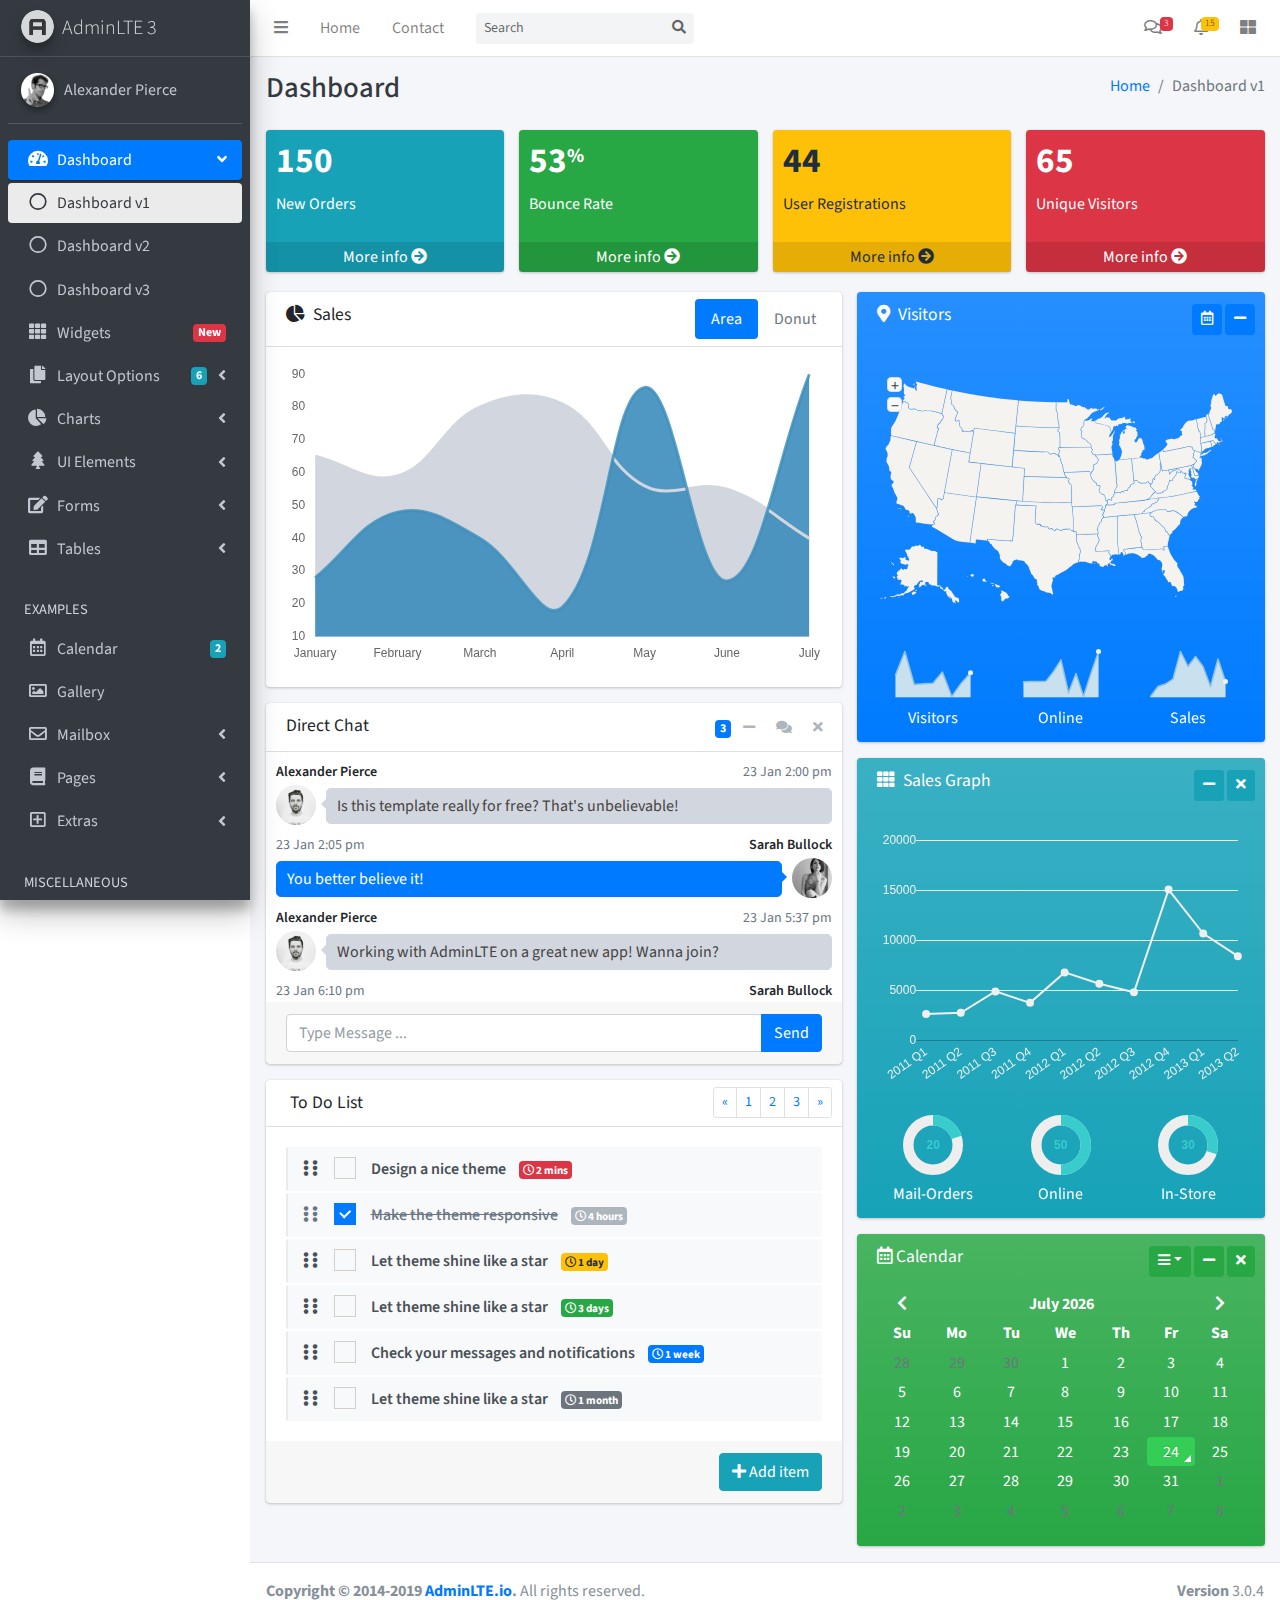
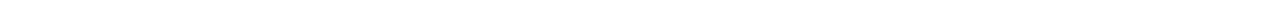
<file: DictionaryClone/DictionaryTheme/AdminLTE-3.0.4/index.html>
<!DOCTYPE html>
<html>
<head>
  <meta charset="utf-8">
  <meta http-equiv="X-UA-Compatible" content="IE=edge">
  <title>AdminLTE 3 | Dashboard</title>
  <!-- Tell the browser to be responsive to screen width -->
  <meta name="viewport" content="width=device-width, initial-scale=1">
  <!-- Font Awesome -->
  <link rel="stylesheet" href="plugins/fontawesome-free/css/all.min.css">
  <!-- Ionicons -->
  <link rel="stylesheet" href="https://code.ionicframework.com/ionicons/2.0.1/css/ionicons.min.css">
  <!-- Tempusdominus Bbootstrap 4 -->
  <link rel="stylesheet" href="plugins/tempusdominus-bootstrap-4/css/tempusdominus-bootstrap-4.min.css">
  <!-- iCheck -->
  <link rel="stylesheet" href="plugins/icheck-bootstrap/icheck-bootstrap.min.css">
  <!-- JQVMap -->
  <link rel="stylesheet" href="plugins/jqvmap/jqvmap.min.css">
  <!-- Theme style -->
  <link rel="stylesheet" href="dist/css/adminlte.min.css">
  <!-- overlayScrollbars -->
  <link rel="stylesheet" href="plugins/overlayScrollbars/css/OverlayScrollbars.min.css">
  <!-- Daterange picker -->
  <link rel="stylesheet" href="plugins/daterangepicker/daterangepicker.css">
  <!-- summernote -->
  <link rel="stylesheet" href="plugins/summernote/summernote-bs4.css">
  <!-- Google Font: Source Sans Pro -->
  <link href="https://fonts.googleapis.com/css?family=Source+Sans+Pro:300,400,400i,700" rel="stylesheet">
</head>
<body class="hold-transition sidebar-mini layout-fixed">
<div class="wrapper">

  <!-- Navbar -->
  <nav class="main-header navbar navbar-expand navbar-white navbar-light">
    <!-- Left navbar links -->
    <ul class="navbar-nav">
      <li class="nav-item">
        <a class="nav-link" data-widget="pushmenu" href="#" role="button"><i class="fas fa-bars"></i></a>
      </li>
      <li class="nav-item d-none d-sm-inline-block">
        <a href="index3.html" class="nav-link">Home</a>
      </li>
      <li class="nav-item d-none d-sm-inline-block">
        <a href="#" class="nav-link">Contact</a>
      </li>
    </ul>

    <!-- SEARCH FORM -->
    <form class="form-inline ml-3">
      <div class="input-group input-group-sm">
        <input class="form-control form-control-navbar" type="search" placeholder="Search" aria-label="Search">
        <div class="input-group-append">
          <button class="btn btn-navbar" type="submit">
            <i class="fas fa-search"></i>
          </button>
        </div>
      </div>
    </form>

    <!-- Right navbar links -->
    <ul class="navbar-nav ml-auto">
      <!-- Messages Dropdown Menu -->
      <li class="nav-item dropdown">
        <a class="nav-link" data-toggle="dropdown" href="#">
          <i class="far fa-comments"></i>
          <span class="badge badge-danger navbar-badge">3</span>
        </a>
        <div class="dropdown-menu dropdown-menu-lg dropdown-menu-right">
          <a href="#" class="dropdown-item">
            <!-- Message Start -->
            <div class="media">
              <img src="dist/img/user1-128x128.jpg" alt="User Avatar" class="img-size-50 mr-3 img-circle">
              <div class="media-body">
                <h3 class="dropdown-item-title">
                  Brad Diesel
                  <span class="float-right text-sm text-danger"><i class="fas fa-star"></i></span>
                </h3>
                <p class="text-sm">Call me whenever you can...</p>
                <p class="text-sm text-muted"><i class="far fa-clock mr-1"></i> 4 Hours Ago</p>
              </div>
            </div>
            <!-- Message End -->
          </a>
          <div class="dropdown-divider"></div>
          <a href="#" class="dropdown-item">
            <!-- Message Start -->
            <div class="media">
              <img src="dist/img/user8-128x128.jpg" alt="User Avatar" class="img-size-50 img-circle mr-3">
              <div class="media-body">
                <h3 class="dropdown-item-title">
                  John Pierce
                  <span class="float-right text-sm text-muted"><i class="fas fa-star"></i></span>
                </h3>
                <p class="text-sm">I got your message bro</p>
                <p class="text-sm text-muted"><i class="far fa-clock mr-1"></i> 4 Hours Ago</p>
              </div>
            </div>
            <!-- Message End -->
          </a>
          <div class="dropdown-divider"></div>
          <a href="#" class="dropdown-item">
            <!-- Message Start -->
            <div class="media">
              <img src="dist/img/user3-128x128.jpg" alt="User Avatar" class="img-size-50 img-circle mr-3">
              <div class="media-body">
                <h3 class="dropdown-item-title">
                  Nora Silvester
                  <span class="float-right text-sm text-warning"><i class="fas fa-star"></i></span>
                </h3>
                <p class="text-sm">The subject goes here</p>
                <p class="text-sm text-muted"><i class="far fa-clock mr-1"></i> 4 Hours Ago</p>
              </div>
            </div>
            <!-- Message End -->
          </a>
          <div class="dropdown-divider"></div>
          <a href="#" class="dropdown-item dropdown-footer">See All Messages</a>
        </div>
      </li>
      <!-- Notifications Dropdown Menu -->
      <li class="nav-item dropdown">
        <a class="nav-link" data-toggle="dropdown" href="#">
          <i class="far fa-bell"></i>
          <span class="badge badge-warning navbar-badge">15</span>
        </a>
        <div class="dropdown-menu dropdown-menu-lg dropdown-menu-right">
          <span class="dropdown-item dropdown-header">15 Notifications</span>
          <div class="dropdown-divider"></div>
          <a href="#" class="dropdown-item">
            <i class="fas fa-envelope mr-2"></i> 4 new messages
            <span class="float-right text-muted text-sm">3 mins</span>
          </a>
          <div class="dropdown-divider"></div>
          <a href="#" class="dropdown-item">
            <i class="fas fa-users mr-2"></i> 8 friend requests
            <span class="float-right text-muted text-sm">12 hours</span>
          </a>
          <div class="dropdown-divider"></div>
          <a href="#" class="dropdown-item">
            <i class="fas fa-file mr-2"></i> 3 new reports
            <span class="float-right text-muted text-sm">2 days</span>
          </a>
          <div class="dropdown-divider"></div>
          <a href="#" class="dropdown-item dropdown-footer">See All Notifications</a>
        </div>
      </li>
      <li class="nav-item">
        <a class="nav-link" data-widget="control-sidebar" data-slide="true" href="#" role="button">
          <i class="fas fa-th-large"></i>
        </a>
      </li>
    </ul>
  </nav>
  <!-- /.navbar -->

  <!-- Main Sidebar Container -->
  <aside class="main-sidebar sidebar-dark-primary elevation-4">
    <!-- Brand Logo -->
    <a href="index3.html" class="brand-link">
      <img src="dist/img/AdminLTELogo.png" alt="AdminLTE Logo" class="brand-image img-circle elevation-3"
           style="opacity: .8">
      <span class="brand-text font-weight-light">AdminLTE 3</span>
    </a>

    <!-- Sidebar -->
    <div class="sidebar">
      <!-- Sidebar user panel (optional) -->
      <div class="user-panel mt-3 pb-3 mb-3 d-flex">
        <div class="image">
          <img src="dist/img/user2-160x160.jpg" class="img-circle elevation-2" alt="User Image">
        </div>
        <div class="info">
          <a href="#" class="d-block">Alexander Pierce</a>
        </div>
      </div>

      <!-- Sidebar Menu -->
      <nav class="mt-2">
        <ul class="nav nav-pills nav-sidebar flex-column" data-widget="treeview" role="menu" data-accordion="false">
          <!-- Add icons to the links using the .nav-icon class
               with font-awesome or any other icon font library -->
          <li class="nav-item has-treeview menu-open">
            <a href="#" class="nav-link active">
              <i class="nav-icon fas fa-tachometer-alt"></i>
              <p>
                Dashboard
                <i class="right fas fa-angle-left"></i>
              </p>
            </a>
            <ul class="nav nav-treeview">
              <li class="nav-item">
                <a href="./index.html" class="nav-link active">
                  <i class="far fa-circle nav-icon"></i>
                  <p>Dashboard v1</p>
                </a>
              </li>
              <li class="nav-item">
                <a href="./index2.html" class="nav-link">
                  <i class="far fa-circle nav-icon"></i>
                  <p>Dashboard v2</p>
                </a>
              </li>
              <li class="nav-item">
                <a href="./index3.html" class="nav-link">
                  <i class="far fa-circle nav-icon"></i>
                  <p>Dashboard v3</p>
                </a>
              </li>
            </ul>
          </li>
          <li class="nav-item">
            <a href="pages/widgets.html" class="nav-link">
              <i class="nav-icon fas fa-th"></i>
              <p>
                Widgets
                <span class="right badge badge-danger">New</span>
              </p>
            </a>
          </li>
          <li class="nav-item has-treeview">
            <a href="#" class="nav-link">
              <i class="nav-icon fas fa-copy"></i>
              <p>
                Layout Options
                <i class="fas fa-angle-left right"></i>
                <span class="badge badge-info right">6</span>
              </p>
            </a>
            <ul class="nav nav-treeview">
              <li class="nav-item">
                <a href="pages/layout/top-nav.html" class="nav-link">
                  <i class="far fa-circle nav-icon"></i>
                  <p>Top Navigation</p>
                </a>
              </li>
              <li class="nav-item">
                <a href="pages/layout/top-nav-sidebar.html" class="nav-link">
                  <i class="far fa-circle nav-icon"></i>
                  <p>Top Navigation + Sidebar</p>
                </a>
              </li>
              <li class="nav-item">
                <a href="pages/layout/boxed.html" class="nav-link">
                  <i class="far fa-circle nav-icon"></i>
                  <p>Boxed</p>
                </a>
              </li>
              <li class="nav-item">
                <a href="pages/layout/fixed-sidebar.html" class="nav-link">
                  <i class="far fa-circle nav-icon"></i>
                  <p>Fixed Sidebar</p>
                </a>
              </li>
              <li class="nav-item">
                <a href="pages/layout/fixed-topnav.html" class="nav-link">
                  <i class="far fa-circle nav-icon"></i>
                  <p>Fixed Navbar</p>
                </a>
              </li>
              <li class="nav-item">
                <a href="pages/layout/fixed-footer.html" class="nav-link">
                  <i class="far fa-circle nav-icon"></i>
                  <p>Fixed Footer</p>
                </a>
              </li>
              <li class="nav-item">
                <a href="pages/layout/collapsed-sidebar.html" class="nav-link">
                  <i class="far fa-circle nav-icon"></i>
                  <p>Collapsed Sidebar</p>
                </a>
              </li>
            </ul>
          </li>
          <li class="nav-item has-treeview">
            <a href="#" class="nav-link">
              <i class="nav-icon fas fa-chart-pie"></i>
              <p>
                Charts
                <i class="right fas fa-angle-left"></i>
              </p>
            </a>
            <ul class="nav nav-treeview">
              <li class="nav-item">
                <a href="pages/charts/chartjs.html" class="nav-link">
                  <i class="far fa-circle nav-icon"></i>
                  <p>ChartJS</p>
                </a>
              </li>
              <li class="nav-item">
                <a href="pages/charts/flot.html" class="nav-link">
                  <i class="far fa-circle nav-icon"></i>
                  <p>Flot</p>
                </a>
              </li>
              <li class="nav-item">
                <a href="pages/charts/inline.html" class="nav-link">
                  <i class="far fa-circle nav-icon"></i>
                  <p>Inline</p>
                </a>
              </li>
            </ul>
          </li>
          <li class="nav-item has-treeview">
            <a href="#" class="nav-link">
              <i class="nav-icon fas fa-tree"></i>
              <p>
                UI Elements
                <i class="fas fa-angle-left right"></i>
              </p>
            </a>
            <ul class="nav nav-treeview">
              <li class="nav-item">
                <a href="pages/UI/general.html" class="nav-link">
                  <i class="far fa-circle nav-icon"></i>
                  <p>General</p>
                </a>
              </li>
              <li class="nav-item">
                <a href="pages/UI/icons.html" class="nav-link">
                  <i class="far fa-circle nav-icon"></i>
                  <p>Icons</p>
                </a>
              </li>
              <li class="nav-item">
                <a href="pages/UI/buttons.html" class="nav-link">
                  <i class="far fa-circle nav-icon"></i>
                  <p>Buttons</p>
                </a>
              </li>
              <li class="nav-item">
                <a href="pages/UI/sliders.html" class="nav-link">
                  <i class="far fa-circle nav-icon"></i>
                  <p>Sliders</p>
                </a>
              </li>
              <li class="nav-item">
                <a href="pages/UI/modals.html" class="nav-link">
                  <i class="far fa-circle nav-icon"></i>
                  <p>Modals & Alerts</p>
                </a>
              </li>
              <li class="nav-item">
                <a href="pages/UI/navbar.html" class="nav-link">
                  <i class="far fa-circle nav-icon"></i>
                  <p>Navbar & Tabs</p>
                </a>
              </li>
              <li class="nav-item">
                <a href="pages/UI/timeline.html" class="nav-link">
                  <i class="far fa-circle nav-icon"></i>
                  <p>Timeline</p>
                </a>
              </li>
              <li class="nav-item">
                <a href="pages/UI/ribbons.html" class="nav-link">
                  <i class="far fa-circle nav-icon"></i>
                  <p>Ribbons</p>
                </a>
              </li>
            </ul>
          </li>
          <li class="nav-item has-treeview">
            <a href="#" class="nav-link">
              <i class="nav-icon fas fa-edit"></i>
              <p>
                Forms
                <i class="fas fa-angle-left right"></i>
              </p>
            </a>
            <ul class="nav nav-treeview">
              <li class="nav-item">
                <a href="pages/forms/general.html" class="nav-link">
                  <i class="far fa-circle nav-icon"></i>
                  <p>General Elements</p>
                </a>
              </li>
              <li class="nav-item">
                <a href="pages/forms/advanced.html" class="nav-link">
                  <i class="far fa-circle nav-icon"></i>
                  <p>Advanced Elements</p>
                </a>
              </li>
              <li class="nav-item">
                <a href="pages/forms/editors.html" class="nav-link">
                  <i class="far fa-circle nav-icon"></i>
                  <p>Editors</p>
                </a>
              </li>
              <li class="nav-item">
                <a href="pages/forms/validation.html" class="nav-link">
                  <i class="far fa-circle nav-icon"></i>
                  <p>Validation</p>
                </a>
              </li>
            </ul>
          </li>
          <li class="nav-item has-treeview">
            <a href="#" class="nav-link">
              <i class="nav-icon fas fa-table"></i>
              <p>
                Tables
                <i class="fas fa-angle-left right"></i>
              </p>
            </a>
            <ul class="nav nav-treeview">
              <li class="nav-item">
                <a href="pages/tables/simple.html" class="nav-link">
                  <i class="far fa-circle nav-icon"></i>
                  <p>Simple Tables</p>
                </a>
              </li>
              <li class="nav-item">
                <a href="pages/tables/data.html" class="nav-link">
                  <i class="far fa-circle nav-icon"></i>
                  <p>DataTables</p>
                </a>
              </li>
              <li class="nav-item">
                <a href="pages/tables/jsgrid.html" class="nav-link">
                  <i class="far fa-circle nav-icon"></i>
                  <p>jsGrid</p>
                </a>
              </li>
            </ul>
          </li>
          <li class="nav-header">EXAMPLES</li>
          <li class="nav-item">
            <a href="pages/calendar.html" class="nav-link">
              <i class="nav-icon far fa-calendar-alt"></i>
              <p>
                Calendar
                <span class="badge badge-info right">2</span>
              </p>
            </a>
          </li>
          <li class="nav-item">
            <a href="pages/gallery.html" class="nav-link">
              <i class="nav-icon far fa-image"></i>
              <p>
                Gallery
              </p>
            </a>
          </li>
          <li class="nav-item has-treeview">
            <a href="#" class="nav-link">
              <i class="nav-icon far fa-envelope"></i>
              <p>
                Mailbox
                <i class="fas fa-angle-left right"></i>
              </p>
            </a>
            <ul class="nav nav-treeview">
              <li class="nav-item">
                <a href="pages/mailbox/mailbox.html" class="nav-link">
                  <i class="far fa-circle nav-icon"></i>
                  <p>Inbox</p>
                </a>
              </li>
              <li class="nav-item">
                <a href="pages/mailbox/compose.html" class="nav-link">
                  <i class="far fa-circle nav-icon"></i>
                  <p>Compose</p>
                </a>
              </li>
              <li class="nav-item">
                <a href="pages/mailbox/read-mail.html" class="nav-link">
                  <i class="far fa-circle nav-icon"></i>
                  <p>Read</p>
                </a>
              </li>
            </ul>
          </li>
          <li class="nav-item has-treeview">
            <a href="#" class="nav-link">
              <i class="nav-icon fas fa-book"></i>
              <p>
                Pages
                <i class="fas fa-angle-left right"></i>
              </p>
            </a>
            <ul class="nav nav-treeview">
              <li class="nav-item">
                <a href="pages/examples/invoice.html" class="nav-link">
                  <i class="far fa-circle nav-icon"></i>
                  <p>Invoice</p>
                </a>
              </li>
              <li class="nav-item">
                <a href="pages/examples/profile.html" class="nav-link">
                  <i class="far fa-circle nav-icon"></i>
                  <p>Profile</p>
                </a>
              </li>
              <li class="nav-item">
                <a href="pages/examples/e-commerce.html" class="nav-link">
                  <i class="far fa-circle nav-icon"></i>
                  <p>E-commerce</p>
                </a>
              </li>
              <li class="nav-item">
                <a href="pages/examples/projects.html" class="nav-link">
                  <i class="far fa-circle nav-icon"></i>
                  <p>Projects</p>
                </a>
              </li>
              <li class="nav-item">
                <a href="pages/examples/project-add.html" class="nav-link">
                  <i class="far fa-circle nav-icon"></i>
                  <p>Project Add</p>
                </a>
              </li>
              <li class="nav-item">
                <a href="pages/examples/project-edit.html" class="nav-link">
                  <i class="far fa-circle nav-icon"></i>
                  <p>Project Edit</p>
                </a>
              </li>
              <li class="nav-item">
                <a href="pages/examples/project-detail.html" class="nav-link">
                  <i class="far fa-circle nav-icon"></i>
                  <p>Project Detail</p>
                </a>
              </li>
              <li class="nav-item">
                <a href="pages/examples/contacts.html" class="nav-link">
                  <i class="far fa-circle nav-icon"></i>
                  <p>Contacts</p>
                </a>
              </li>
            </ul>
          </li>
          <li class="nav-item has-treeview">
            <a href="#" class="nav-link">
              <i class="nav-icon far fa-plus-square"></i>
              <p>
                Extras
                <i class="fas fa-angle-left right"></i>
              </p>
            </a>
            <ul class="nav nav-treeview">
              <li class="nav-item">
                <a href="pages/examples/login.html" class="nav-link">
                  <i class="far fa-circle nav-icon"></i>
                  <p>Login</p>
                </a>
              </li>
              <li class="nav-item">
                <a href="pages/examples/register.html" class="nav-link">
                  <i class="far fa-circle nav-icon"></i>
                  <p>Register</p>
                </a>
              </li>
              <li class="nav-item">
                <a href="pages/examples/forgot-password.html" class="nav-link">
                  <i class="far fa-circle nav-icon"></i>
                  <p>Forgot Password</p>
                </a>
              </li>
              <li class="nav-item">
                <a href="pages/examples/recover-password.html" class="nav-link">
                  <i class="far fa-circle nav-icon"></i>
                  <p>Recover Password</p>
                </a>
              </li>
              <li class="nav-item">
                <a href="pages/examples/lockscreen.html" class="nav-link">
                  <i class="far fa-circle nav-icon"></i>
                  <p>Lockscreen</p>
                </a>
              </li>
              <li class="nav-item">
                <a href="pages/examples/legacy-user-menu.html" class="nav-link">
                  <i class="far fa-circle nav-icon"></i>
                  <p>Legacy User Menu</p>
                </a>
              </li>
              <li class="nav-item">
                <a href="pages/examples/language-menu.html" class="nav-link">
                  <i class="far fa-circle nav-icon"></i>
                  <p>Language Menu</p>
                </a>
              </li>
              <li class="nav-item">
                <a href="pages/examples/404.html" class="nav-link">
                  <i class="far fa-circle nav-icon"></i>
                  <p>Error 404</p>
                </a>
              </li>
              <li class="nav-item">
                <a href="pages/examples/500.html" class="nav-link">
                  <i class="far fa-circle nav-icon"></i>
                  <p>Error 500</p>
                </a>
              </li>
              <li class="nav-item">
                <a href="pages/examples/pace.html" class="nav-link">
                  <i class="far fa-circle nav-icon"></i>
                  <p>Pace</p>
                </a>
              </li>
              <li class="nav-item">
                <a href="pages/examples/blank.html" class="nav-link">
                  <i class="far fa-circle nav-icon"></i>
                  <p>Blank Page</p>
                </a>
              </li>
              <li class="nav-item">
                <a href="starter.html" class="nav-link">
                  <i class="far fa-circle nav-icon"></i>
                  <p>Starter Page</p>
                </a>
              </li>
            </ul>
          </li>
          <li class="nav-header">MISCELLANEOUS</li>
          <li class="nav-item">
            <a href="https://adminlte.io/docs/3.0" class="nav-link">
              <i class="nav-icon fas fa-file"></i>
              <p>Documentation</p>
            </a>
          </li>
          <li class="nav-header">MULTI LEVEL EXAMPLE</li>
          <li class="nav-item">
            <a href="#" class="nav-link">
              <i class="fas fa-circle nav-icon"></i>
              <p>Level 1</p>
            </a>
          </li>
          <li class="nav-item has-treeview">
            <a href="#" class="nav-link">
              <i class="nav-icon fas fa-circle"></i>
              <p>
                Level 1
                <i class="right fas fa-angle-left"></i>
              </p>
            </a>
            <ul class="nav nav-treeview">
              <li class="nav-item">
                <a href="#" class="nav-link">
                  <i class="far fa-circle nav-icon"></i>
                  <p>Level 2</p>
                </a>
              </li>
              <li class="nav-item has-treeview">
                <a href="#" class="nav-link">
                  <i class="far fa-circle nav-icon"></i>
                  <p>
                    Level 2
                    <i class="right fas fa-angle-left"></i>
                  </p>
                </a>
                <ul class="nav nav-treeview">
                  <li class="nav-item">
                    <a href="#" class="nav-link">
                      <i class="far fa-dot-circle nav-icon"></i>
                      <p>Level 3</p>
                    </a>
                  </li>
                  <li class="nav-item">
                    <a href="#" class="nav-link">
                      <i class="far fa-dot-circle nav-icon"></i>
                      <p>Level 3</p>
                    </a>
                  </li>
                  <li class="nav-item">
                    <a href="#" class="nav-link">
                      <i class="far fa-dot-circle nav-icon"></i>
                      <p>Level 3</p>
                    </a>
                  </li>
                </ul>
              </li>
              <li class="nav-item">
                <a href="#" class="nav-link">
                  <i class="far fa-circle nav-icon"></i>
                  <p>Level 2</p>
                </a>
              </li>
            </ul>
          </li>
          <li class="nav-item">
            <a href="#" class="nav-link">
              <i class="fas fa-circle nav-icon"></i>
              <p>Level 1</p>
            </a>
          </li>
          <li class="nav-header">LABELS</li>
          <li class="nav-item">
            <a href="#" class="nav-link">
              <i class="nav-icon far fa-circle text-danger"></i>
              <p class="text">Important</p>
            </a>
          </li>
          <li class="nav-item">
            <a href="#" class="nav-link">
              <i class="nav-icon far fa-circle text-warning"></i>
              <p>Warning</p>
            </a>
          </li>
          <li class="nav-item">
            <a href="#" class="nav-link">
              <i class="nav-icon far fa-circle text-info"></i>
              <p>Informational</p>
            </a>
          </li>
        </ul>
      </nav>
      <!-- /.sidebar-menu -->
    </div>
    <!-- /.sidebar -->
  </aside>

  <!-- Content Wrapper. Contains page content -->
  <div class="content-wrapper">
    <!-- Content Header (Page header) -->
    <div class="content-header">
      <div class="container-fluid">
        <div class="row mb-2">
          <div class="col-sm-6">
            <h1 class="m-0 text-dark">Dashboard</h1>
          </div><!-- /.col -->
          <div class="col-sm-6">
            <ol class="breadcrumb float-sm-right">
              <li class="breadcrumb-item"><a href="#">Home</a></li>
              <li class="breadcrumb-item active">Dashboard v1</li>
            </ol>
          </div><!-- /.col -->
        </div><!-- /.row -->
      </div><!-- /.container-fluid -->
    </div>
    <!-- /.content-header -->

    <!-- Main content -->
    <section class="content">
      <div class="container-fluid">
        <!-- Small boxes (Stat box) -->
        <div class="row">
          <div class="col-lg-3 col-6">
            <!-- small box -->
            <div class="small-box bg-info">
              <div class="inner">
                <h3>150</h3>

                <p>New Orders</p>
              </div>
              <div class="icon">
                <i class="ion ion-bag"></i>
              </div>
              <a href="#" class="small-box-footer">More info <i class="fas fa-arrow-circle-right"></i></a>
            </div>
          </div>
          <!-- ./col -->
          <div class="col-lg-3 col-6">
            <!-- small box -->
            <div class="small-box bg-success">
              <div class="inner">
                <h3>53<sup style="font-size: 20px">%</sup></h3>

                <p>Bounce Rate</p>
              </div>
              <div class="icon">
                <i class="ion ion-stats-bars"></i>
              </div>
              <a href="#" class="small-box-footer">More info <i class="fas fa-arrow-circle-right"></i></a>
            </div>
          </div>
          <!-- ./col -->
          <div class="col-lg-3 col-6">
            <!-- small box -->
            <div class="small-box bg-warning">
              <div class="inner">
                <h3>44</h3>

                <p>User Registrations</p>
              </div>
              <div class="icon">
                <i class="ion ion-person-add"></i>
              </div>
              <a href="#" class="small-box-footer">More info <i class="fas fa-arrow-circle-right"></i></a>
            </div>
          </div>
          <!-- ./col -->
          <div class="col-lg-3 col-6">
            <!-- small box -->
            <div class="small-box bg-danger">
              <div class="inner">
                <h3>65</h3>

                <p>Unique Visitors</p>
              </div>
              <div class="icon">
                <i class="ion ion-pie-graph"></i>
              </div>
              <a href="#" class="small-box-footer">More info <i class="fas fa-arrow-circle-right"></i></a>
            </div>
          </div>
          <!-- ./col -->
        </div>
        <!-- /.row -->
        <!-- Main row -->
        <div class="row">
          <!-- Left col -->
          <section class="col-lg-7 connectedSortable">
            <!-- Custom tabs (Charts with tabs)-->
            <div class="card">
              <div class="card-header">
                <h3 class="card-title">
                  <i class="fas fa-chart-pie mr-1"></i>
                  Sales
                </h3>
                <div class="card-tools">
                  <ul class="nav nav-pills ml-auto">
                    <li class="nav-item">
                      <a class="nav-link active" href="#revenue-chart" data-toggle="tab">Area</a>
                    </li>
                    <li class="nav-item">
                      <a class="nav-link" href="#sales-chart" data-toggle="tab">Donut</a>
                    </li>
                  </ul>
                </div>
              </div><!-- /.card-header -->
              <div class="card-body">
                <div class="tab-content p-0">
                  <!-- Morris chart - Sales -->
                  <div class="chart tab-pane active" id="revenue-chart"
                       style="position: relative; height: 300px;">
                      <canvas id="revenue-chart-canvas" height="300" style="height: 300px;"></canvas>                         
                   </div>
                  <div class="chart tab-pane" id="sales-chart" style="position: relative; height: 300px;">
                    <canvas id="sales-chart-canvas" height="300" style="height: 300px;"></canvas>                         
                  </div>  
                </div>
              </div><!-- /.card-body -->
            </div>
            <!-- /.card -->

            <!-- DIRECT CHAT -->
            <div class="card direct-chat direct-chat-primary">
              <div class="card-header">
                <h3 class="card-title">Direct Chat</h3>

                <div class="card-tools">
                  <span data-toggle="tooltip" title="3 New Messages" class="badge badge-primary">3</span>
                  <button type="button" class="btn btn-tool" data-card-widget="collapse">
                    <i class="fas fa-minus"></i>
                  </button>
                  <button type="button" class="btn btn-tool" data-toggle="tooltip" title="Contacts"
                          data-widget="chat-pane-toggle">
                    <i class="fas fa-comments"></i>
                  </button>
                  <button type="button" class="btn btn-tool" data-card-widget="remove"><i class="fas fa-times"></i>
                  </button>
                </div>
              </div>
              <!-- /.card-header -->
              <div class="card-body">
                <!-- Conversations are loaded here -->
                <div class="direct-chat-messages">
                  <!-- Message. Default to the left -->
                  <div class="direct-chat-msg">
                    <div class="direct-chat-infos clearfix">
                      <span class="direct-chat-name float-left">Alexander Pierce</span>
                      <span class="direct-chat-timestamp float-right">23 Jan 2:00 pm</span>
                    </div>
                    <!-- /.direct-chat-infos -->
                    <img class="direct-chat-img" src="dist/img/user1-128x128.jpg" alt="message user image">
                    <!-- /.direct-chat-img -->
                    <div class="direct-chat-text">
                      Is this template really for free? That's unbelievable!
                    </div>
                    <!-- /.direct-chat-text -->
                  </div>
                  <!-- /.direct-chat-msg -->

                  <!-- Message to the right -->
                  <div class="direct-chat-msg right">
                    <div class="direct-chat-infos clearfix">
                      <span class="direct-chat-name float-right">Sarah Bullock</span>
                      <span class="direct-chat-timestamp float-left">23 Jan 2:05 pm</span>
                    </div>
                    <!-- /.direct-chat-infos -->
                    <img class="direct-chat-img" src="dist/img/user3-128x128.jpg" alt="message user image">
                    <!-- /.direct-chat-img -->
                    <div class="direct-chat-text">
                      You better believe it!
                    </div>
                    <!-- /.direct-chat-text -->
                  </div>
                  <!-- /.direct-chat-msg -->

                  <!-- Message. Default to the left -->
                  <div class="direct-chat-msg">
                    <div class="direct-chat-infos clearfix">
                      <span class="direct-chat-name float-left">Alexander Pierce</span>
                      <span class="direct-chat-timestamp float-right">23 Jan 5:37 pm</span>
                    </div>
                    <!-- /.direct-chat-infos -->
                    <img class="direct-chat-img" src="dist/img/user1-128x128.jpg" alt="message user image">
                    <!-- /.direct-chat-img -->
                    <div class="direct-chat-text">
                      Working with AdminLTE on a great new app! Wanna join?
                    </div>
                    <!-- /.direct-chat-text -->
                  </div>
                  <!-- /.direct-chat-msg -->

                  <!-- Message to the right -->
                  <div class="direct-chat-msg right">
                    <div class="direct-chat-infos clearfix">
                      <span class="direct-chat-name float-right">Sarah Bullock</span>
                      <span class="direct-chat-timestamp float-left">23 Jan 6:10 pm</span>
                    </div>
                    <!-- /.direct-chat-infos -->
                    <img class="direct-chat-img" src="dist/img/user3-128x128.jpg" alt="message user image">
                    <!-- /.direct-chat-img -->
                    <div class="direct-chat-text">
                      I would love to.
                    </div>
                    <!-- /.direct-chat-text -->
                  </div>
                  <!-- /.direct-chat-msg -->

                </div>
                <!--/.direct-chat-messages-->

                <!-- Contacts are loaded here -->
                <div class="direct-chat-contacts">
                  <ul class="contacts-list">
                    <li>
                      <a href="#">
                        <img class="contacts-list-img" src="dist/img/user1-128x128.jpg">

                        <div class="contacts-list-info">
                          <span class="contacts-list-name">
                            Count Dracula
                            <small class="contacts-list-date float-right">2/28/2015</small>
                          </span>
                          <span class="contacts-list-msg">How have you been? I was...</span>
                        </div>
                        <!-- /.contacts-list-info -->
                      </a>
                    </li>
                    <!-- End Contact Item -->
                    <li>
                      <a href="#">
                        <img class="contacts-list-img" src="dist/img/user7-128x128.jpg">

                        <div class="contacts-list-info">
                          <span class="contacts-list-name">
                            Sarah Doe
                            <small class="contacts-list-date float-right">2/23/2015</small>
                          </span>
                          <span class="contacts-list-msg">I will be waiting for...</span>
                        </div>
                        <!-- /.contacts-list-info -->
                      </a>
                    </li>
                    <!-- End Contact Item -->
                    <li>
                      <a href="#">
                        <img class="contacts-list-img" src="dist/img/user3-128x128.jpg">

                        <div class="contacts-list-info">
                          <span class="contacts-list-name">
                            Nadia Jolie
                            <small class="contacts-list-date float-right">2/20/2015</small>
                          </span>
                          <span class="contacts-list-msg">I'll call you back at...</span>
                        </div>
                        <!-- /.contacts-list-info -->
                      </a>
                    </li>
                    <!-- End Contact Item -->
                    <li>
                      <a href="#">
                        <img class="contacts-list-img" src="dist/img/user5-128x128.jpg">

                        <div class="contacts-list-info">
                          <span class="contacts-list-name">
                            Nora S. Vans
                            <small class="contacts-list-date float-right">2/10/2015</small>
                          </span>
                          <span class="contacts-list-msg">Where is your new...</span>
                        </div>
                        <!-- /.contacts-list-info -->
                      </a>
                    </li>
                    <!-- End Contact Item -->
                    <li>
                      <a href="#">
                        <img class="contacts-list-img" src="dist/img/user6-128x128.jpg">

                        <div class="contacts-list-info">
                          <span class="contacts-list-name">
                            John K.
                            <small class="contacts-list-date float-right">1/27/2015</small>
                          </span>
                          <span class="contacts-list-msg">Can I take a look at...</span>
                        </div>
                        <!-- /.contacts-list-info -->
                      </a>
                    </li>
                    <!-- End Contact Item -->
                    <li>
                      <a href="#">
                        <img class="contacts-list-img" src="dist/img/user8-128x128.jpg">

                        <div class="contacts-list-info">
                          <span class="contacts-list-name">
                            Kenneth M.
                            <small class="contacts-list-date float-right">1/4/2015</small>
                          </span>
                          <span class="contacts-list-msg">Never mind I found...</span>
                        </div>
                        <!-- /.contacts-list-info -->
                      </a>
                    </li>
                    <!-- End Contact Item -->
                  </ul>
                  <!-- /.contacts-list -->
                </div>
                <!-- /.direct-chat-pane -->
              </div>
              <!-- /.card-body -->
              <div class="card-footer">
                <form action="#" method="post">
                  <div class="input-group">
                    <input type="text" name="message" placeholder="Type Message ..." class="form-control">
                    <span class="input-group-append">
                      <button type="button" class="btn btn-primary">Send</button>
                    </span>
                  </div>
                </form>
              </div>
              <!-- /.card-footer-->
            </div>
            <!--/.direct-chat -->

            <!-- TO DO List -->
            <div class="card">
              <div class="card-header">
                <h3 class="card-title">
                  <i class="ion ion-clipboard mr-1"></i>
                  To Do List
                </h3>

                <div class="card-tools">
                  <ul class="pagination pagination-sm">
                    <li class="page-item"><a href="#" class="page-link">&laquo;</a></li>
                    <li class="page-item"><a href="#" class="page-link">1</a></li>
                    <li class="page-item"><a href="#" class="page-link">2</a></li>
                    <li class="page-item"><a href="#" class="page-link">3</a></li>
                    <li class="page-item"><a href="#" class="page-link">&raquo;</a></li>
                  </ul>
                </div>
              </div>
              <!-- /.card-header -->
              <div class="card-body">
                <ul class="todo-list" data-widget="todo-list">
                  <li>
                    <!-- drag handle -->
                    <span class="handle">
                      <i class="fas fa-ellipsis-v"></i>
                      <i class="fas fa-ellipsis-v"></i>
                    </span>
                    <!-- checkbox -->
                    <div  class="icheck-primary d-inline ml-2">
                      <input type="checkbox" value="" name="todo1" id="todoCheck1">
                      <label for="todoCheck1"></label>
                    </div>
                    <!-- todo text -->
                    <span class="text">Design a nice theme</span>
                    <!-- Emphasis label -->
                    <small class="badge badge-danger"><i class="far fa-clock"></i> 2 mins</small>
                    <!-- General tools such as edit or delete-->
                    <div class="tools">
                      <i class="fas fa-edit"></i>
                      <i class="fas fa-trash-o"></i>
                    </div>
                  </li>
                  <li>
                    <span class="handle">
                      <i class="fas fa-ellipsis-v"></i>
                      <i class="fas fa-ellipsis-v"></i>
                    </span>
                    <div  class="icheck-primary d-inline ml-2">
                      <input type="checkbox" value="" name="todo2" id="todoCheck2" checked>
                      <label for="todoCheck2"></label>
                    </div>
                    <span class="text">Make the theme responsive</span>
                    <small class="badge badge-info"><i class="far fa-clock"></i> 4 hours</small>
                    <div class="tools">
                      <i class="fas fa-edit"></i>
                      <i class="fas fa-trash-o"></i>
                    </div>
                  </li>
                  <li>
                    <span class="handle">
                      <i class="fas fa-ellipsis-v"></i>
                      <i class="fas fa-ellipsis-v"></i>
                    </span>
                    <div  class="icheck-primary d-inline ml-2">
                      <input type="checkbox" value="" name="todo3" id="todoCheck3">
                      <label for="todoCheck3"></label>
                    </div>
                    <span class="text">Let theme shine like a star</span>
                    <small class="badge badge-warning"><i class="far fa-clock"></i> 1 day</small>
                    <div class="tools">
                      <i class="fas fa-edit"></i>
                      <i class="fas fa-trash-o"></i>
                    </div>
                  </li>
                  <li>
                    <span class="handle">
                      <i class="fas fa-ellipsis-v"></i>
                      <i class="fas fa-ellipsis-v"></i>
                    </span>
                    <div  class="icheck-primary d-inline ml-2">
                      <input type="checkbox" value="" name="todo4" id="todoCheck4">
                      <label for="todoCheck4"></label>
                    </div>
                    <span class="text">Let theme shine like a star</span>
                    <small class="badge badge-success"><i class="far fa-clock"></i> 3 days</small>
                    <div class="tools">
                      <i class="fas fa-edit"></i>
                      <i class="fas fa-trash-o"></i>
                    </div>
                  </li>
                  <li>
                    <span class="handle">
                      <i class="fas fa-ellipsis-v"></i>
                      <i class="fas fa-ellipsis-v"></i>
                    </span>
                    <div  class="icheck-primary d-inline ml-2">
                      <input type="checkbox" value="" name="todo5" id="todoCheck5">
                      <label for="todoCheck5"></label>
                    </div>
                    <span class="text">Check your messages and notifications</span>
                    <small class="badge badge-primary"><i class="far fa-clock"></i> 1 week</small>
                    <div class="tools">
                      <i class="fas fa-edit"></i>
                      <i class="fas fa-trash-o"></i>
                    </div>
                  </li>
                  <li>
                    <span class="handle">
                      <i class="fas fa-ellipsis-v"></i>
                      <i class="fas fa-ellipsis-v"></i>
                    </span>
                    <div  class="icheck-primary d-inline ml-2">
                      <input type="checkbox" value="" name="todo6" id="todoCheck6">
                      <label for="todoCheck6"></label>
                    </div>
                    <span class="text">Let theme shine like a star</span>
                    <small class="badge badge-secondary"><i class="far fa-clock"></i> 1 month</small>
                    <div class="tools">
                      <i class="fas fa-edit"></i>
                      <i class="fas fa-trash-o"></i>
                    </div>
                  </li>
                </ul>
              </div>
              <!-- /.card-body -->
              <div class="card-footer clearfix">
                <button type="button" class="btn btn-info float-right"><i class="fas fa-plus"></i> Add item</button>
              </div>
            </div>
            <!-- /.card -->
          </section>
          <!-- /.Left col -->
          <!-- right col (We are only adding the ID to make the widgets sortable)-->
          <section class="col-lg-5 connectedSortable">

            <!-- Map card -->
            <div class="card bg-gradient-primary">
              <div class="card-header border-0">
                <h3 class="card-title">
                  <i class="fas fa-map-marker-alt mr-1"></i>
                  Visitors
                </h3>
                <!-- card tools -->
                <div class="card-tools">
                  <button type="button"
                          class="btn btn-primary btn-sm daterange"
                          data-toggle="tooltip"
                          title="Date range">
                    <i class="far fa-calendar-alt"></i>
                  </button>
                  <button type="button"
                          class="btn btn-primary btn-sm"
                          data-card-widget="collapse"
                          data-toggle="tooltip"
                          title="Collapse">
                    <i class="fas fa-minus"></i>
                  </button>
                </div>
                <!-- /.card-tools -->
              </div>
              <div class="card-body">
                <div id="world-map" style="height: 250px; width: 100%;"></div>
              </div>
              <!-- /.card-body-->
              <div class="card-footer bg-transparent">
                <div class="row">
                  <div class="col-4 text-center">
                    <div id="sparkline-1"></div>
                    <div class="text-white">Visitors</div>
                  </div>
                  <!-- ./col -->
                  <div class="col-4 text-center">
                    <div id="sparkline-2"></div>
                    <div class="text-white">Online</div>
                  </div>
                  <!-- ./col -->
                  <div class="col-4 text-center">
                    <div id="sparkline-3"></div>
                    <div class="text-white">Sales</div>
                  </div>
                  <!-- ./col -->
                </div>
                <!-- /.row -->
              </div>
            </div>
            <!-- /.card -->

            <!-- solid sales graph -->
            <div class="card bg-gradient-info">
              <div class="card-header border-0">
                <h3 class="card-title">
                  <i class="fas fa-th mr-1"></i>
                  Sales Graph
                </h3>

                <div class="card-tools">
                  <button type="button" class="btn bg-info btn-sm" data-card-widget="collapse">
                    <i class="fas fa-minus"></i>
                  </button>
                  <button type="button" class="btn bg-info btn-sm" data-card-widget="remove">
                    <i class="fas fa-times"></i>
                  </button>
                </div>
              </div>
              <div class="card-body">
                <canvas class="chart" id="line-chart" style="min-height: 250px; height: 250px; max-height: 250px; max-width: 100%;"></canvas>
              </div>
              <!-- /.card-body -->
              <div class="card-footer bg-transparent">
                <div class="row">
                  <div class="col-4 text-center">
                    <input type="text" class="knob" data-readonly="true" value="20" data-width="60" data-height="60"
                           data-fgColor="#39CCCC">

                    <div class="text-white">Mail-Orders</div>
                  </div>
                  <!-- ./col -->
                  <div class="col-4 text-center">
                    <input type="text" class="knob" data-readonly="true" value="50" data-width="60" data-height="60"
                           data-fgColor="#39CCCC">

                    <div class="text-white">Online</div>
                  </div>
                  <!-- ./col -->
                  <div class="col-4 text-center">
                    <input type="text" class="knob" data-readonly="true" value="30" data-width="60" data-height="60"
                           data-fgColor="#39CCCC">

                    <div class="text-white">In-Store</div>
                  </div>
                  <!-- ./col -->
                </div>
                <!-- /.row -->
              </div>
              <!-- /.card-footer -->
            </div>
            <!-- /.card -->

            <!-- Calendar -->
            <div class="card bg-gradient-success">
              <div class="card-header border-0">

                <h3 class="card-title">
                  <i class="far fa-calendar-alt"></i>
                  Calendar
                </h3>
                <!-- tools card -->
                <div class="card-tools">
                  <!-- button with a dropdown -->
                  <div class="btn-group">
                    <button type="button" class="btn btn-success btn-sm dropdown-toggle" data-toggle="dropdown">
                      <i class="fas fa-bars"></i></button>
                    <div class="dropdown-menu float-right" role="menu">
                      <a href="#" class="dropdown-item">Add new event</a>
                      <a href="#" class="dropdown-item">Clear events</a>
                      <div class="dropdown-divider"></div>
                      <a href="#" class="dropdown-item">View calendar</a>
                    </div>
                  </div>
                  <button type="button" class="btn btn-success btn-sm" data-card-widget="collapse">
                    <i class="fas fa-minus"></i>
                  </button>
                  <button type="button" class="btn btn-success btn-sm" data-card-widget="remove">
                    <i class="fas fa-times"></i>
                  </button>
                </div>
                <!-- /. tools -->
              </div>
              <!-- /.card-header -->
              <div class="card-body pt-0">
                <!--The calendar -->
                <div id="calendar" style="width: 100%"></div>
              </div>
              <!-- /.card-body -->
            </div>
            <!-- /.card -->
          </section>
          <!-- right col -->
        </div>
        <!-- /.row (main row) -->
      </div><!-- /.container-fluid -->
    </section>
    <!-- /.content -->
  </div>
  <!-- /.content-wrapper -->
  <footer class="main-footer">
    <strong>Copyright &copy; 2014-2019 <a href="http://adminlte.io">AdminLTE.io</a>.</strong>
    All rights reserved.
    <div class="float-right d-none d-sm-inline-block">
      <b>Version</b> 3.0.4
    </div>
  </footer>

  <!-- Control Sidebar -->
  <aside class="control-sidebar control-sidebar-dark">
    <!-- Control sidebar content goes here -->
  </aside>
  <!-- /.control-sidebar -->
</div>
<!-- ./wrapper -->

<!-- jQuery -->
<script src="plugins/jquery/jquery.min.js"></script>
<!-- jQuery UI 1.11.4 -->
<script src="plugins/jquery-ui/jquery-ui.min.js"></script>
<!-- Resolve conflict in jQuery UI tooltip with Bootstrap tooltip -->
<script>
  $.widget.bridge('uibutton', $.ui.button)
</script>
<!-- Bootstrap 4 -->
<script src="plugins/bootstrap/js/bootstrap.bundle.min.js"></script>
<!-- ChartJS -->
<script src="plugins/chart.js/Chart.min.js"></script>
<!-- Sparkline -->
<script src="plugins/sparklines/sparkline.js"></script>
<!-- JQVMap -->
<script src="plugins/jqvmap/jquery.vmap.min.js"></script>
<script src="plugins/jqvmap/maps/jquery.vmap.usa.js"></script>
<!-- jQuery Knob Chart -->
<script src="plugins/jquery-knob/jquery.knob.min.js"></script>
<!-- daterangepicker -->
<script src="plugins/moment/moment.min.js"></script>
<script src="plugins/daterangepicker/daterangepicker.js"></script>
<!-- Tempusdominus Bootstrap 4 -->
<script src="plugins/tempusdominus-bootstrap-4/js/tempusdominus-bootstrap-4.min.js"></script>
<!-- Summernote -->
<script src="plugins/summernote/summernote-bs4.min.js"></script>
<!-- overlayScrollbars -->
<script src="plugins/overlayScrollbars/js/jquery.overlayScrollbars.min.js"></script>
<!-- AdminLTE App -->
<script src="dist/js/adminlte.js"></script>
<!-- AdminLTE dashboard demo (This is only for demo purposes) -->
<script src="dist/js/pages/dashboard.js"></script>
<!-- AdminLTE for demo purposes -->
<script src="dist/js/demo.js"></script>
</body>
</html>
</file>
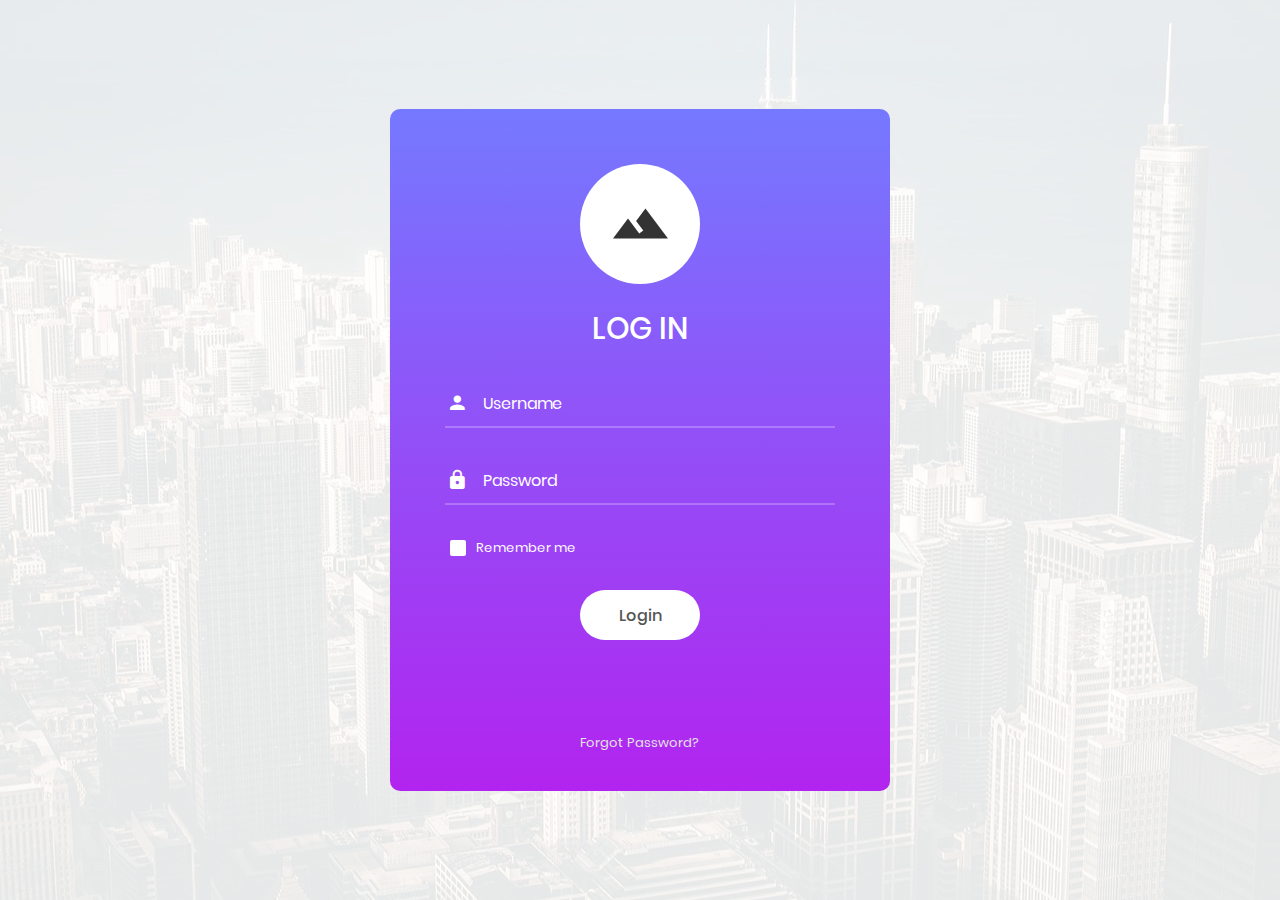
<file: DictionaryClone/DictionaryTheme/Login_Admin/index.html>
<!DOCTYPE html>
<html lang="en">
<head>
	<title>Login V3</title>
	<meta charset="UTF-8">
	<meta name="viewport" content="width=device-width, initial-scale=1">
<!--===============================================================================================-->	
	<link rel="icon" type="image/png" href="images/icons/favicon.ico"/>
<!--===============================================================================================-->
	<link rel="stylesheet" type="text/css" href="vendor/bootstrap/css/bootstrap.min.css">
<!--===============================================================================================-->
	<link rel="stylesheet" type="text/css" href="fonts/font-awesome-4.7.0/css/font-awesome.min.css">
<!--===============================================================================================-->
	<link rel="stylesheet" type="text/css" href="fonts/iconic/css/material-design-iconic-font.min.css">
<!--===============================================================================================-->
	<link rel="stylesheet" type="text/css" href="vendor/animate/animate.css">
<!--===============================================================================================-->	
	<link rel="stylesheet" type="text/css" href="vendor/css-hamburgers/hamburgers.min.css">
<!--===============================================================================================-->
	<link rel="stylesheet" type="text/css" href="vendor/animsition/css/animsition.min.css">
<!--===============================================================================================-->
	<link rel="stylesheet" type="text/css" href="vendor/select2/select2.min.css">
<!--===============================================================================================-->	
	<link rel="stylesheet" type="text/css" href="vendor/daterangepicker/daterangepicker.css">
<!--===============================================================================================-->
	<link rel="stylesheet" type="text/css" href="css/util.css">
	<link rel="stylesheet" type="text/css" href="css/main.css">
<!--===============================================================================================-->
</head>
<body>
	
	<div class="limiter">
		<div class="container-login100" style="background-image: url('images/bg-01.jpg');">
			<div class="wrap-login100">
				<form class="login100-form validate-form">
					<span class="login100-form-logo">
						<i class="zmdi zmdi-landscape"></i>
					</span>

					<span class="login100-form-title p-b-34 p-t-27">
						Log in
					</span>

					<div class="wrap-input100 validate-input" data-validate = "Enter username">
						<input class="input100" type="text" name="username" placeholder="Username">
						<span class="focus-input100" data-placeholder="&#xf207;"></span>
					</div>

					<div class="wrap-input100 validate-input" data-validate="Enter password">
						<input class="input100" type="password" name="pass" placeholder="Password">
						<span class="focus-input100" data-placeholder="&#xf191;"></span>
					</div>

					<div class="contact100-form-checkbox">
						<input class="input-checkbox100" id="ckb1" type="checkbox" name="remember-me">
						<label class="label-checkbox100" for="ckb1">
							Remember me
						</label>
					</div>

					<div class="container-login100-form-btn">
						<button class="login100-form-btn">
							Login
						</button>
					</div>

					<div class="text-center p-t-90">
						<a class="txt1" href="#">
							Forgot Password?
						</a>
					</div>
				</form>
			</div>
		</div>
	</div>
	

	<div id="dropDownSelect1"></div>
	
<!--===============================================================================================-->
	<script src="vendor/jquery/jquery-3.2.1.min.js"></script>
<!--===============================================================================================-->
	<script src="vendor/animsition/js/animsition.min.js"></script>
<!--===============================================================================================-->
	<script src="vendor/bootstrap/js/popper.js"></script>
	<script src="vendor/bootstrap/js/bootstrap.min.js"></script>
<!--===============================================================================================-->
	<script src="vendor/select2/select2.min.js"></script>
<!--===============================================================================================-->
	<script src="vendor/daterangepicker/moment.min.js"></script>
	<script src="vendor/daterangepicker/daterangepicker.js"></script>
<!--===============================================================================================-->
	<script src="vendor/countdowntime/countdowntime.js"></script>
<!--===============================================================================================-->
	<script src="js/main.js"></script>

</body>
</html>
</file>
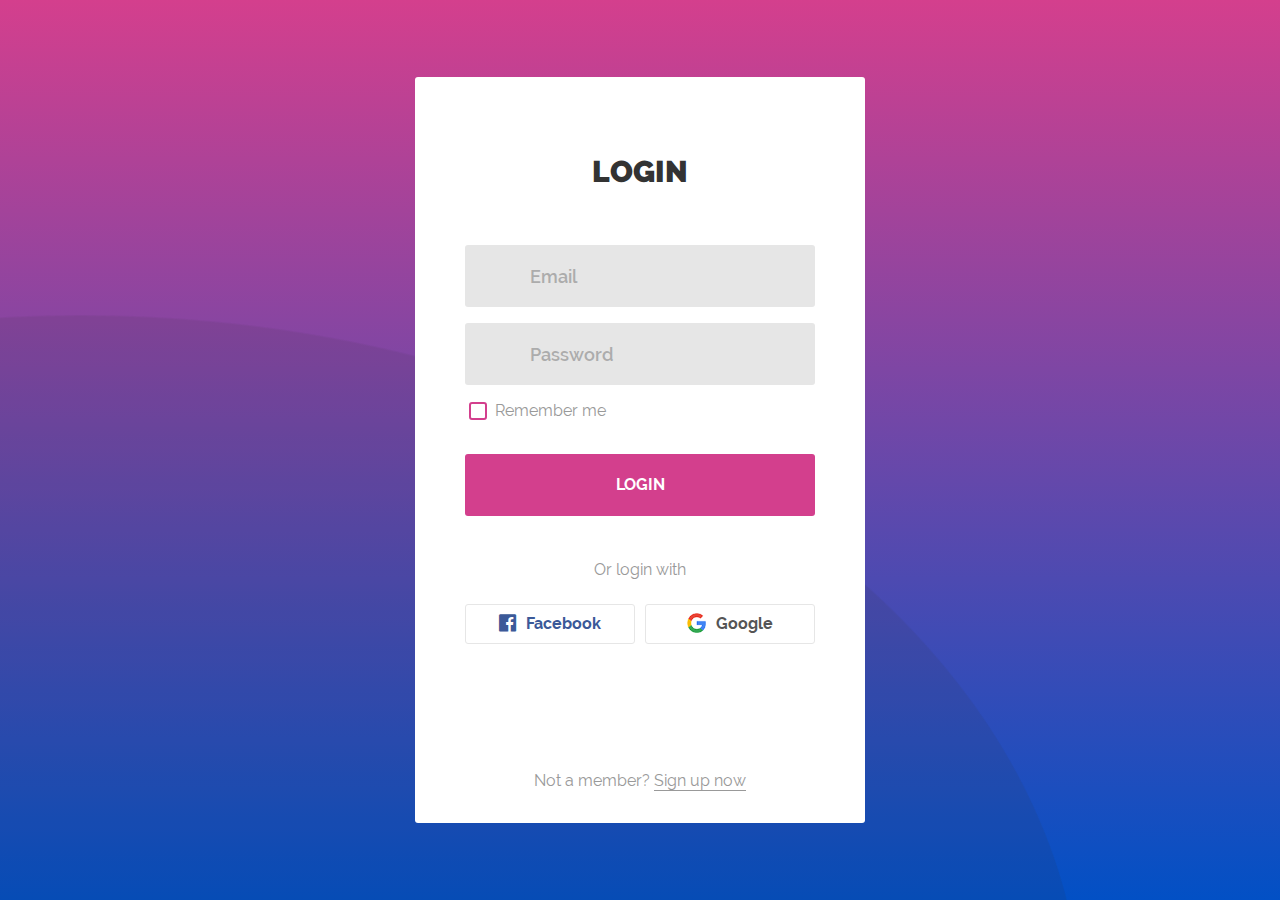
<file: DictionaryClone/DictionaryTheme/Login_Writer/index.html>
<!DOCTYPE html>
<html lang="en">
<head>
	<title>Login V11</title>
	<meta charset="UTF-8">
	<meta name="viewport" content="width=device-width, initial-scale=1">
<!--===============================================================================================-->	
	<link rel="icon" type="image/png" href="images/icons/favicon.ico"/>
<!--===============================================================================================-->
	<link rel="stylesheet" type="text/css" href="vendor/bootstrap/css/bootstrap.min.css">
<!--===============================================================================================-->
	<link rel="stylesheet" type="text/css" href="fonts/font-awesome-4.7.0/css/font-awesome.min.css">
<!--===============================================================================================-->
	<link rel="stylesheet" type="text/css" href="fonts/Linearicons-Free-v1.0.0/icon-font.min.css">
<!--===============================================================================================-->
	<link rel="stylesheet" type="text/css" href="vendor/animate/animate.css">
<!--===============================================================================================-->	
	<link rel="stylesheet" type="text/css" href="vendor/css-hamburgers/hamburgers.min.css">
<!--===============================================================================================-->
	<link rel="stylesheet" type="text/css" href="vendor/select2/select2.min.css">
<!--===============================================================================================-->
	<link rel="stylesheet" type="text/css" href="css/util.css">
	<link rel="stylesheet" type="text/css" href="css/main.css">
<!--===============================================================================================-->
</head>
<body>
	
	<div class="limiter">
		<div class="container-login100">
			<div class="wrap-login100 p-l-50 p-r-50 p-t-77 p-b-30">
				<form class="login100-form validate-form">
					<span class="login100-form-title p-b-55">
						Login
					</span>

					<div class="wrap-input100 validate-input m-b-16" data-validate = "Valid email is required: ex@abc.xyz">
						<input class="input100" type="text" name="email" placeholder="Email">
						<span class="focus-input100"></span>
						<span class="symbol-input100">
							<span class="lnr lnr-envelope"></span>
						</span>
					</div>

					<div class="wrap-input100 validate-input m-b-16" data-validate = "Password is required">
						<input class="input100" type="password" name="pass" placeholder="Password">
						<span class="focus-input100"></span>
						<span class="symbol-input100">
							<span class="lnr lnr-lock"></span>
						</span>
					</div>

					<div class="contact100-form-checkbox m-l-4">
						<input class="input-checkbox100" id="ckb1" type="checkbox" name="remember-me">
						<label class="label-checkbox100" for="ckb1">
							Remember me
						</label>
					</div>
					
					<div class="container-login100-form-btn p-t-25">
						<button class="login100-form-btn">
							Login
						</button>
					</div>

					<div class="text-center w-full p-t-42 p-b-22">
						<span class="txt1">
							Or login with
						</span>
					</div>

					<a href="#" class="btn-face m-b-10">
						<i class="fa fa-facebook-official"></i>
						Facebook
					</a>

					<a href="#" class="btn-google m-b-10">
						<img src="images/icons/icon-google.png" alt="GOOGLE">
						Google
					</a>

					<div class="text-center w-full p-t-115">
						<span class="txt1">
							Not a member?
						</span>

						<a class="txt1 bo1 hov1" href="#">
							Sign up now							
						</a>
					</div>
				</form>
			</div>
		</div>
	</div>
	
	

	
<!--===============================================================================================-->	
	<script src="vendor/jquery/jquery-3.2.1.min.js"></script>
<!--===============================================================================================-->
	<script src="vendor/bootstrap/js/popper.js"></script>
	<script src="vendor/bootstrap/js/bootstrap.min.js"></script>
<!--===============================================================================================-->
	<script src="vendor/select2/select2.min.js"></script>
<!--===============================================================================================-->
	<script src="js/main.js"></script>

</body>
</html>
</file>
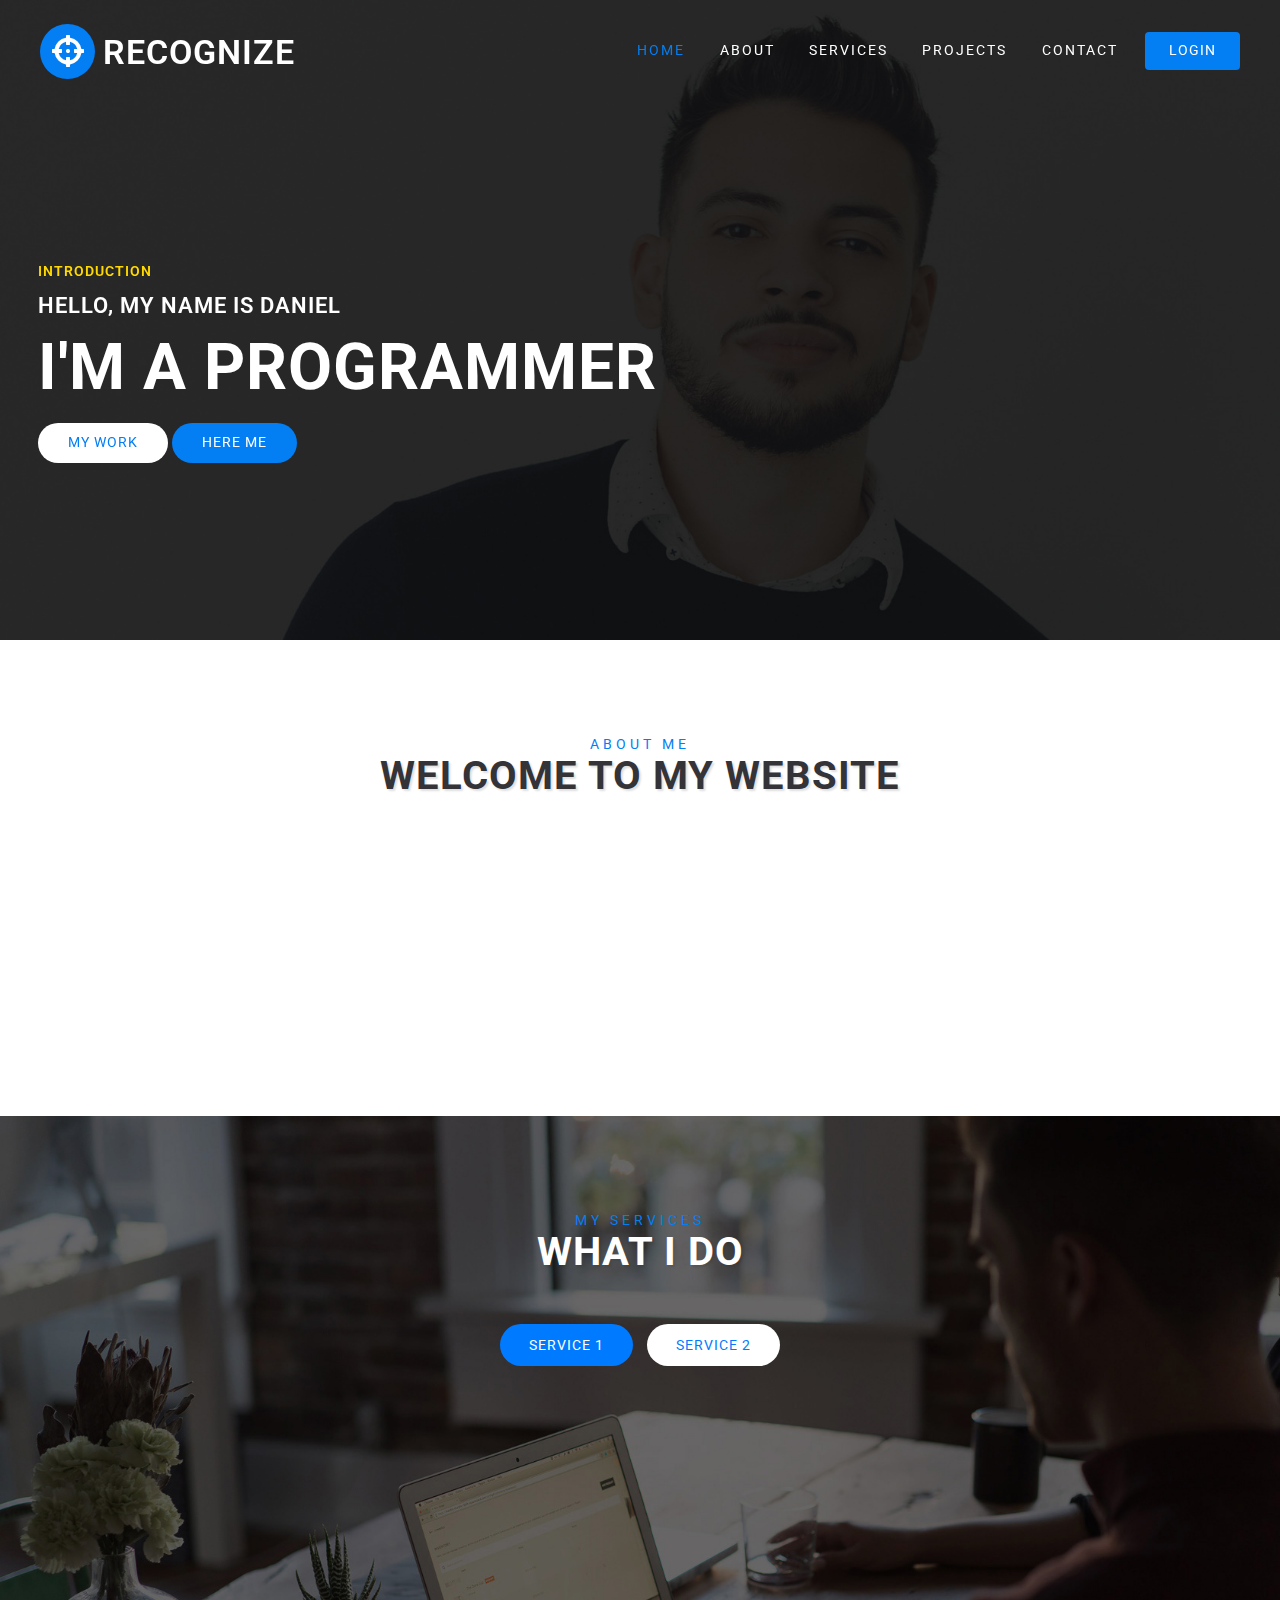
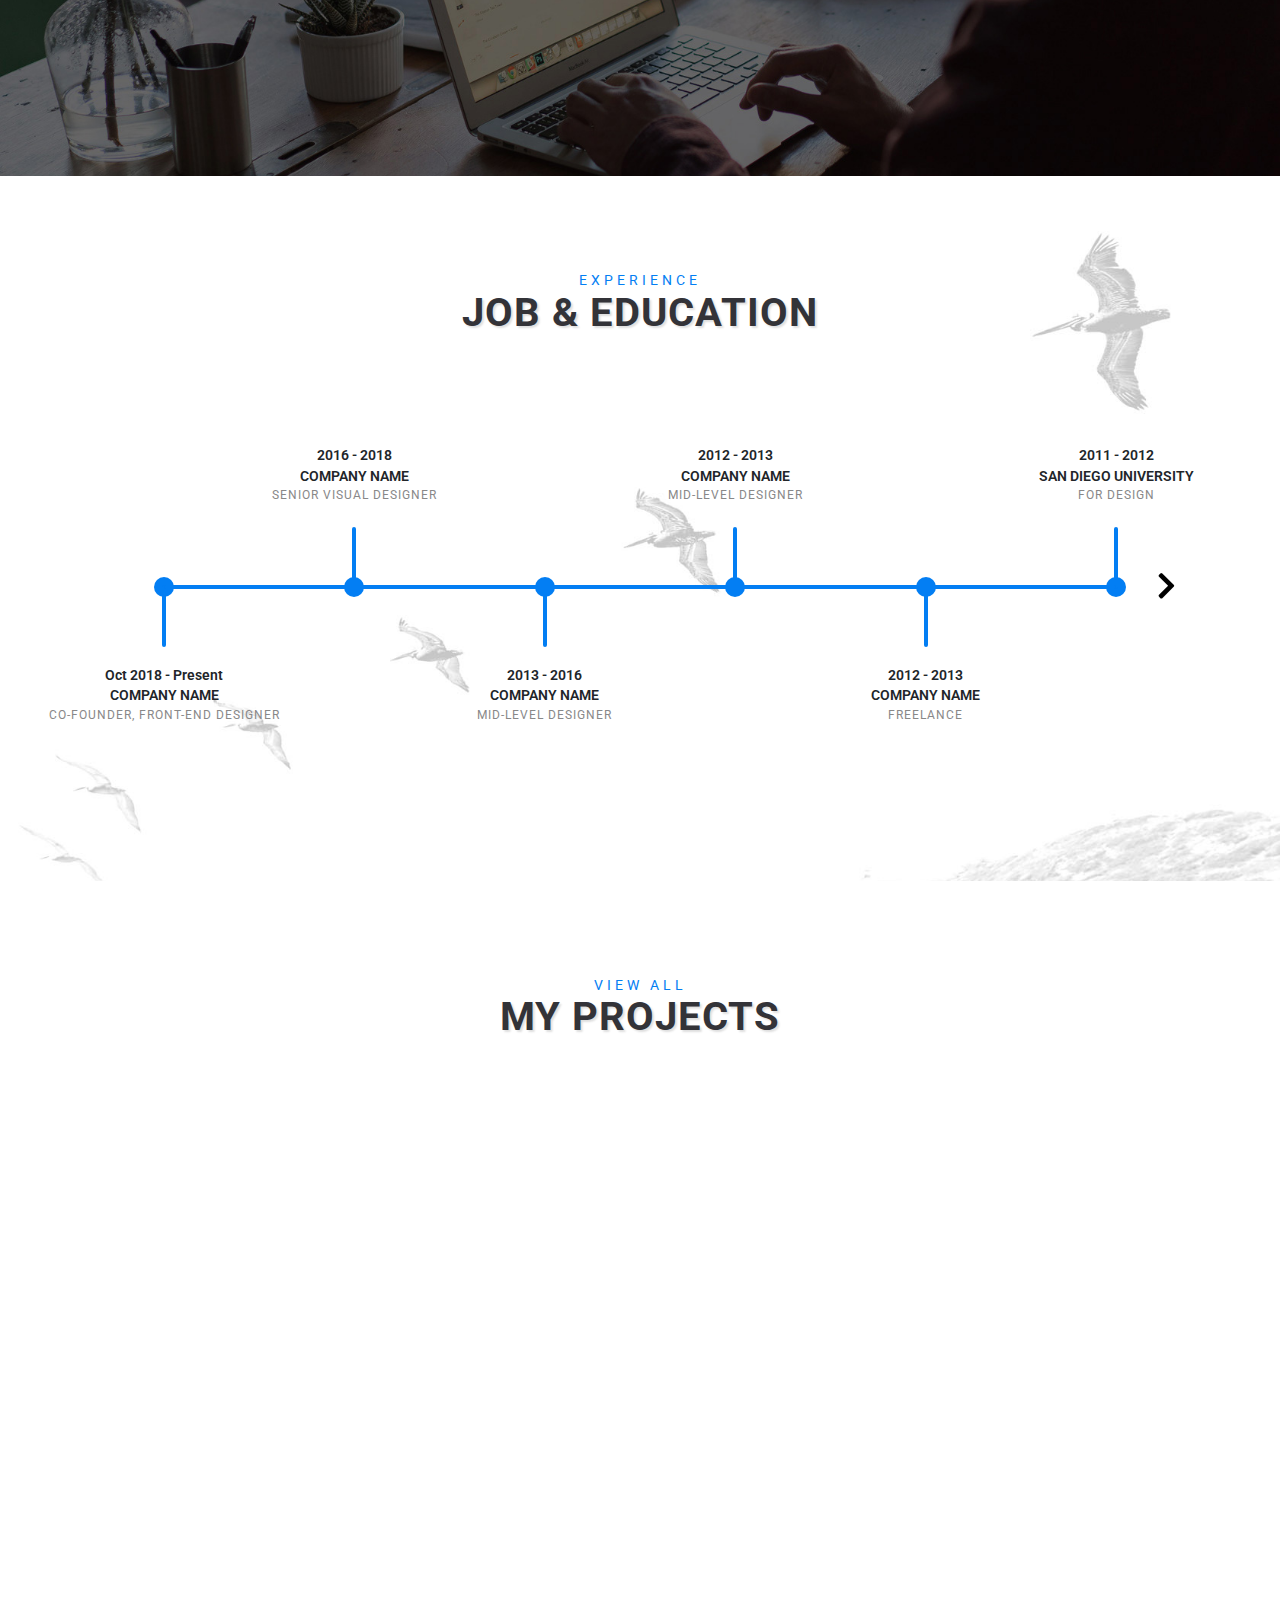
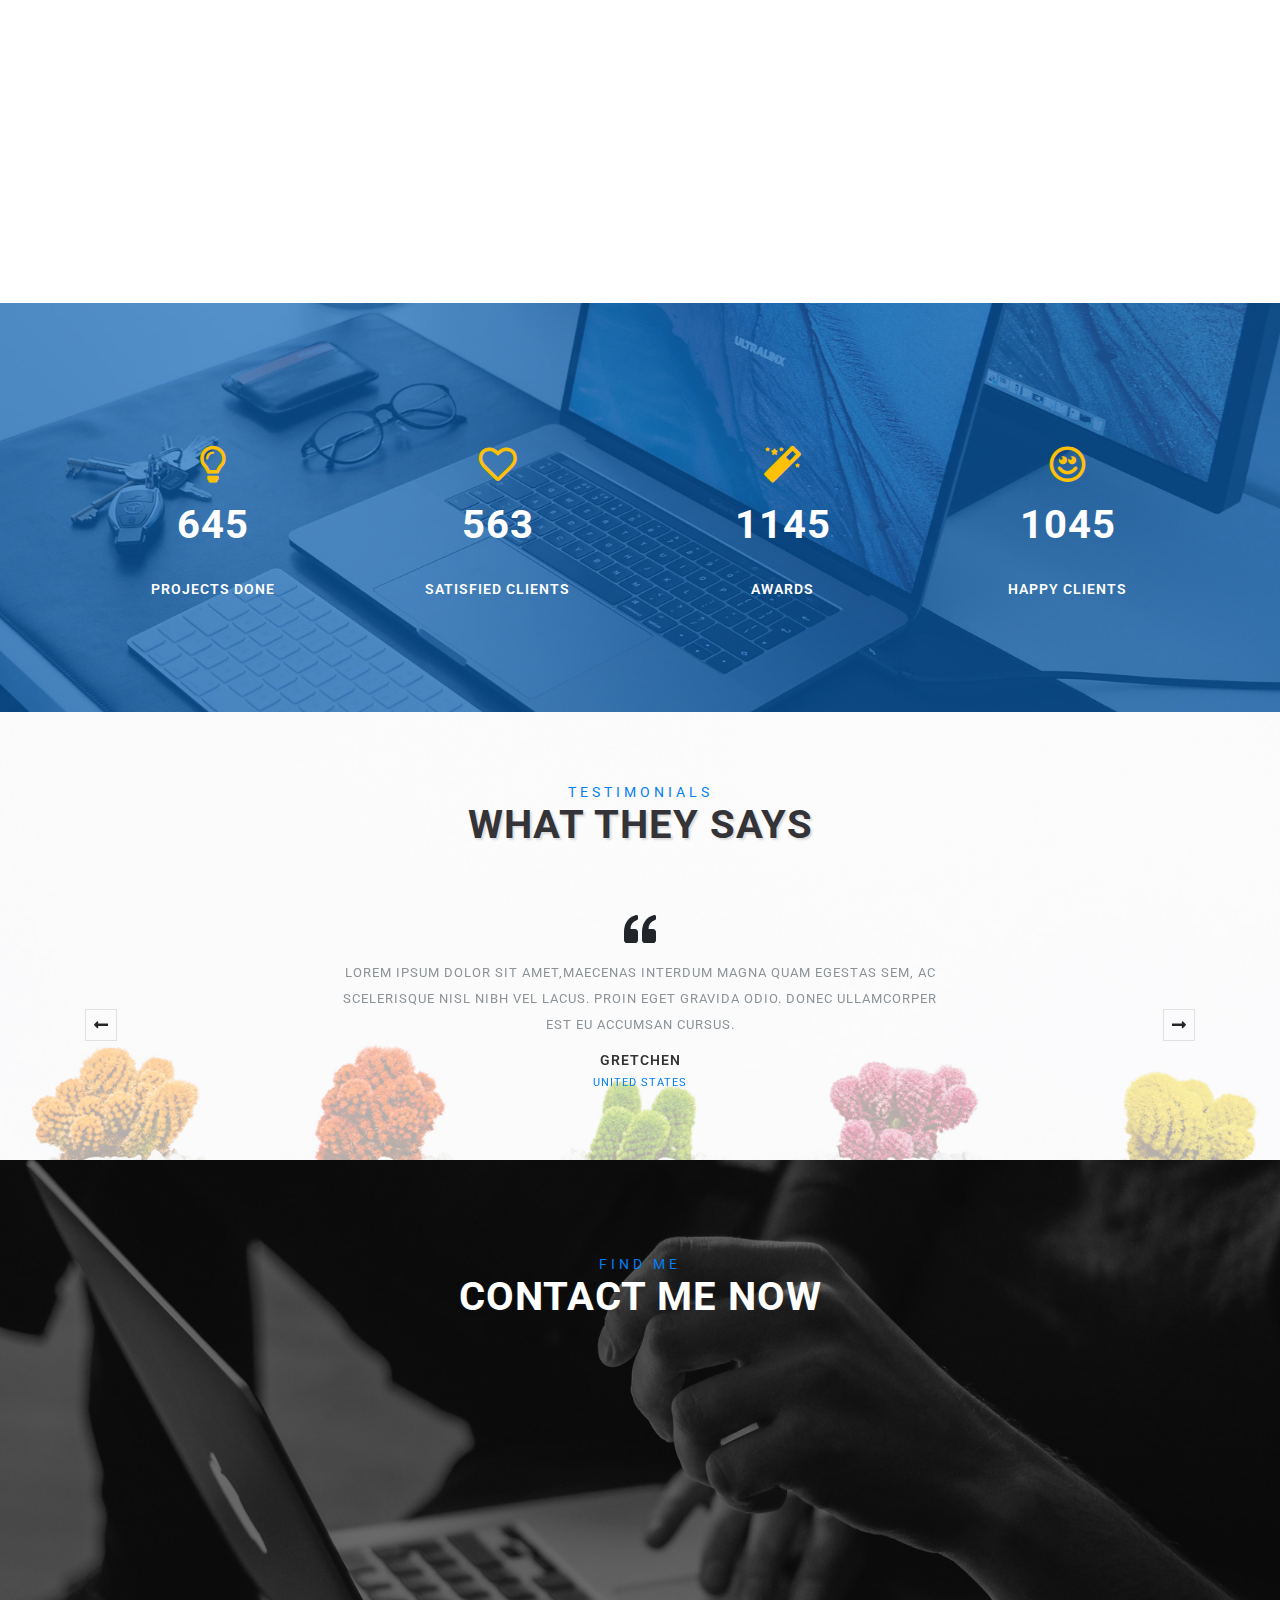
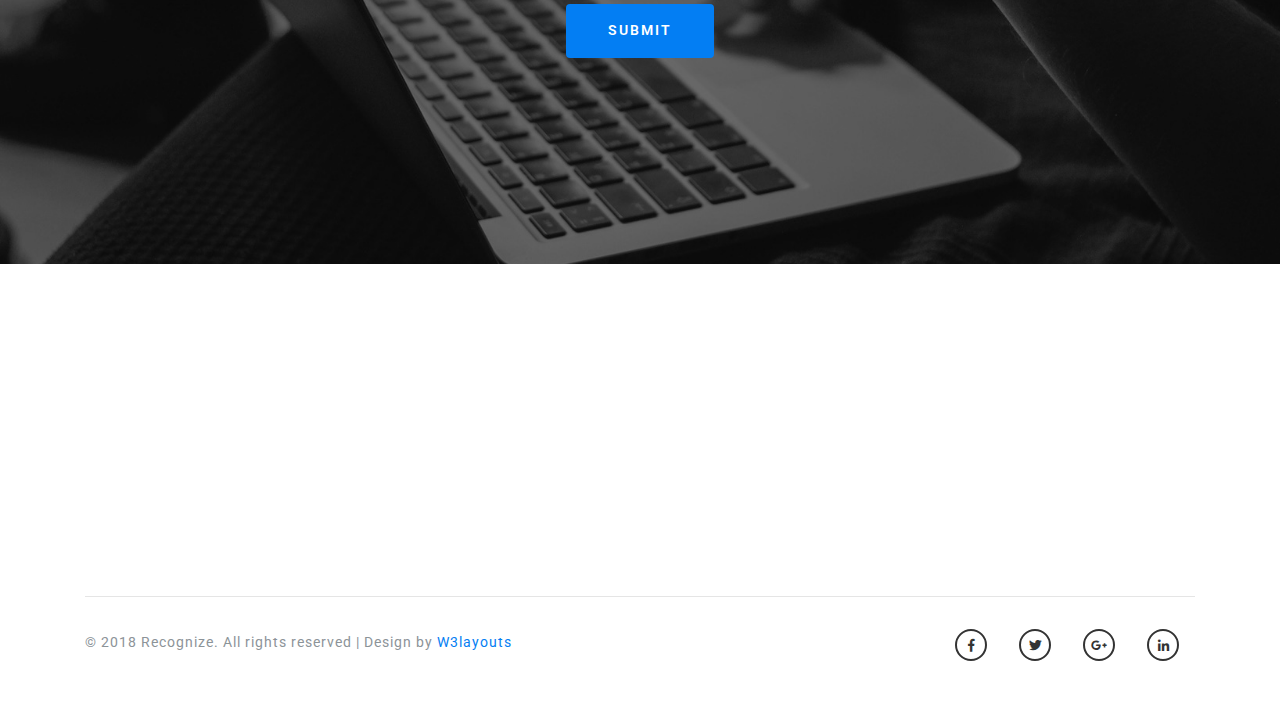
<file: DictionaryClone/DictionaryTheme/Vitrin/index.html>
<!--
Author: W3layouts
Author URL: http://w3layouts.com
License: Creative Commons Attribution 3.0 Unported
License URL: http://creativecommons.org/licenses/by/3.0/
-->

<!DOCTYPE html>
<html lang="zxx">

<head>
    <title>Recognize Personal Category Bootstrap Responsive Template | Home :: W3layouts</title>
    <!-- Meta tag Keywords -->
    <meta name="viewport" content="width=device-width, initial-scale=1">
    <meta charset="UTF-8" />
    <meta name="keywords" content="Recognize Responsive web template, Bootstrap Web Templates, Flat Web Templates, Android Compatible web template, Smartphone Compatible web template, free webdesigns for Nokia, Samsung, LG, SonyEricsson, Motorola web design" />
    <script>
        addEventListener("load", function() {
            setTimeout(hideURLbar, 0);
        }, false);

        function hideURLbar() {
            window.scrollTo(0, 1);
        }

    </script>
    <!-- //Meta tag Keywords -->

    <!-- Custom-Files -->
    <link rel="stylesheet" href="css/bootstrap.css">
    <!-- Bootstrap-Core-CSS -->
    <link href="css/simpleLightbox.css" rel='stylesheet' type='text/css' />
    <link href="css/roadmap.css" rel="stylesheet" type="text/css" />
    <!-- Banner-Slider-CSS -->
    <link rel="stylesheet" href="css/snow.css">
    <link rel="stylesheet" href="css/aos.css">
    <link href='css/aos-animation.css' rel='stylesheet prefetch' type="text/css" media="all" />
    <link rel="stylesheet" href="css/style.css" type="text/css" media="all" />
    <!-- Style-CSS -->
    <link rel="stylesheet" href="css/fontawesome-all.css">
    <!-- Font-Awesome-Icons-CSS -->
    <!-- /Fonts -->
    <link href="//fonts.googleapis.com/css?family=Roboto:100,100i,300,400,400i,500,500i,700,700i,900" rel="stylesheet">
    <!-- //Fonts -->

</head>

<body>
    <!-- mian-content -->
    <header class="index-banner" id="home">
        <!-- nav -->
        <nav class="main-header d-flex">
            <div id="brand">
                <div id="logo">
                    <a href="index.html">
                      <i class="fas fa-crosshairs"></i>
                    </a>
                </div>
                <div id="word-mark">
                    <h1>
                        <a href="index.html">Recognize</a>
                    </h1>
                </div>
            </div>
            <div id="menu">
                <div id="menu-toggle">
                    <div id="menu-icon">
                        <div class="bar"></div>
                        <div class="bar"></div>
                        <div class="bar"></div>
                    </div>
                </div>
                <ul class="text-center nav-honey">
                    <li>
                        <a href="index.html" class="active ">Home</a>
                    </li>
                    <li>
                        <a class="scroll" href="#about">About</a>
                    </li>
                    <li>
                        <a class="scroll" href="#services">Services</a>
                    </li>
                    <li>
                        <a class="scroll" href="#projects">Projects</a>
                    </li>
                    <li>
                        <a class="scroll" href="#contact">Contact</a>
                    </li>
                    <li class="login">
                        <button type="button" class="btn login-btn text-uppercase " data-toggle="modal" data-target="#exampleModalCenter">
                          Login
                        </button>
                    </li>
                </ul>
            </div>
            <div class="clearfix"></div>
        </nav>
        <!-- //nav -->
        <!-- banner -->
        <div class="banner_section">
            <div class="snow-container">
                <div class="snow foreground"></div>
                <div class="snow foreground layered"></div>
                <div class="snow middleground"></div>
                <div class="snow middleground layered"></div>
                <div class="snow background"></div>
                <div class="snow background layered"></div>
            </div>
            <div class="banner-info text-uppercase">
                <h6 data-aos="fade-right">Introduction</h6>
                <h5 data-aos="fade-right">Hello, my name is Daniel</h5>
                <h3 data-text="I'm a Programmer">I'm a Programmer</h3>
                <div class="ban-buttons mt-3" data-aos="fade-right">
                    <a class="btn work scroll" href="#projects">My Work</a>
                    <a class="btn work scroll active" href="#contact">Here me</a>
                </div>

            </div>
        </div>
        <!-- //banner -->
    </header>
    <!-- //header -->
    <!--// banner-slider -->
    <!-- banner-bottom-wthree -->
    <section class="banner-bottom-wthree py-lg-5 py-md-5 py-4" id="about">
        <div class="container">
            <div class="inner-sec-w3ls py-lg-5 py-4">
                <div class="info-about text-center">
                    <h4 class="sub-tittle-w3">About Me</h4>
                    <h3 class="tittle-w3 text-uppercase mb-lg-5 mb-3">Welcome to My website</h3>
                    <div class="row mt-lg-5 mt-3">
                        <div class="col-lg-4 progress-info-content text-left">
                            <div class="progress-one my-lg-5" data-aos="fade-up">
                                <h4 class="progress-tittle-w3">Web Design</h4>
                                <div class="progress">
                                    <div class="progress-bar progress-bar-striped" role="progressbar" style="width: 10%" aria-valuenow="10" aria-valuemin="0" aria-valuemax="100"></div>
                                </div>
                            </div>
                            <div class="progress-one" data-aos="fade-up">
                                <h4 class="progress-tittle-w3">Branding</h4>
                                <div class="progress">
                                    <div class="progress-bar progress-bar-striped bg-success" role="progressbar" style="width: 25%" aria-valuenow="25" aria-valuemin="0" aria-valuemax="100"></div>
                                </div>
                            </div>

                        </div>
                        <div class="col-lg-4 progress-info-content text-left">
                            <div class="progress-one my-lg-5" data-aos="fade-up">
                                <h4 class="progress-tittle-w3">PHP Development</h4>
                                <div class="progress">
                                    <div class="progress-bar progress-bar-striped bg-info" role="progressbar" style="width: 50%" aria-valuenow="50" aria-valuemin="0" aria-valuemax="100"></div>
                                </div>
                            </div>
                            <div class="progress-one" data-aos="fade-up">
                                <h4 class="progress-tittle-w3">Marketing</h4>
                                <div class="progress">
                                    <div class="progress-bar progress-bar-striped bg-warning" role="progressbar" style="width: 70%" aria-valuenow="70" aria-valuemin="0" aria-valuemax="100"></div>
                                </div>
                            </div>
                        </div>
                        <div class="col-lg-4 progress-info-content text-left">
                            <div class="progress-one my-lg-5" data-aos="fade-up">
                                <h4 class="progress-tittle-w3">Photography</h4>
                                <div class="progress">
                                    <div class="progress-bar progress-bar-striped bg-secondary" role="progressbar" style="width: 90%" aria-valuenow="90" aria-valuemin="0" aria-valuemax="100"></div>
                                </div>
                            </div>
                            <div class="progress-one" data-aos="fade-up">
                                <h4 class="progress-tittle-w3">
                                    SEO</h4>
                                <div class="progress">

                                    <div class="progress-bar progress-bar-striped bg-danger" role="progressbar" style="width: 100%" aria-valuenow="100" aria-valuemin="0" aria-valuemax="100"></div>

                                </div>
                            </div>


                        </div>
                    </div>
                </div>
            </div>
        </div>
    </section>
    <!--// ab -->
    <!-- /services -->
    <section class="services py-md-5 py-4" id="services">
        <div class="container">
            <div class="inner-sec-w3ls py-md-5 py-4">
                <h4 class="sub-tittle-w3 text-uppercase text-center">My Services</h4>
                <h3 class="tittle-w3 text-uppercase mb-lg-5 mb-3 text-center text-white">What i do</h3>
                <div class="price-right">
                    <div class="tabs">
                        <ul class="nav nav-pills my-md-5 my-3 justify-content-center" id="pills-tab" role="tablist">
                            <li class="nav-item">
                                <a class="nav-link active" id="pills-home-tab" data-toggle="pill" href="#pills-home" role="tab" aria-controls="pills-home" aria-selected="true">Service 1</a>
                            </li>
                            <li class="nav-item">
                                <a class="nav-link" id="pills-profile-tab" data-toggle="pill" href="#pills-profile" role="tab" aria-controls="pills-profile" aria-selected="false">Service 2</a>
                            </li>

                        </ul>
                        <div class="tab-content" id="pills-tabContent">
                            <div class="tab-pane fade show active" id="pills-home" role="tabpanel" aria-labelledby="pills-home-tab">
                                <div class="menu-grids mt-4">
                                    <div class="row t-in">
                                        <div class="col-lg-4 service-in text-center" data-aos="flip-up">
                                            <div class="card">
                                                <div class="card-body">
                                                    <i class="fas fa-list-ul mb-4"></i>
                                                    <h5 class="card-title text-uppercase">Professional Code</h5>
                                                    <p class="card-text">Lorem ipsum dolor sit amet consectetur elit,Adipisicing elit tempor.</p>
                                                </div>
                                            </div>

                                        </div>
                                        <div class="col-lg-4 service-in text-center" data-aos="flip-up">
                                            <div class="card">
                                                <div class="card-body">
                                                    <i class="far fa-lightbulb mb-4"></i>
                                                    <h5 class="card-title text-uppercase">Creative Ideas</h5>
                                                    <p class="card-text">Lorem ipsum dolor sit amet consectetur elit,Adipisicing elit tempor.</p>
                                                </div>
                                            </div>

                                        </div>
                                        <div class="col-lg-4 service-in text-center" data-aos="flip-up">
                                            <div class="card">
                                                <div class="card-body">
                                                    <i class="far fa-clone mb-4"></i>
                                                    <h5 class="card-title text-uppercase">SEO & Marketing</h5>
                                                    <p class="card-text">Lorem ipsum dolor sit amet consectetur elit,Adipisicing elit tempor.</p>
                                                </div>
                                            </div>

                                        </div>
                                    </div>
                                </div>
                            </div>
                            <div class="tab-pane fade" id="pills-profile" role="tabpanel" aria-labelledby="pills-profile-tab">
                                <div class="menu-grids mt-4">
                                    <div class="row t-in">
                                        <div class="col-lg-4 service-in text-center">
                                            <div class="card">
                                                <div class="card-body">
                                                    <i class="far fa-heart mb-4"></i>
                                                    <h5 class="card-title">User Friendly</h5>
                                                    <p class="card-text">Lorem ipsum dolor sit amet consectetur elit,Adipisicing elit tempor.</p>
                                                </div>
                                            </div>

                                        </div>
                                        <div class="col-lg-4 service-in text-center">
                                            <div class="card">
                                                <div class="card-body">
                                                    <i class="fas fa-magic mb-4"></i>
                                                    <h5 class="card-title">Web Development</h5>
                                                    <p class="card-text">Lorem ipsum dolor sit amet consectetur elit,Adipisicing elit tempor.</p>
                                                </div>
                                            </div>

                                        </div>

                                        <div class="col-lg-4 service-in text-center">
                                            <div class="card">
                                                <div class="card-body">
                                                    <i class="fas fa-sliders-h mb-4"></i>
                                                    <h5 class="card-title">Portfolio Options</h5>
                                                    <p class="card-text">Lorem ipsum dolor sit amet consectetur elit,Adipisicing elit tempor.</p>
                                                </div>
                                            </div>
                                        </div>

                                    </div>
                                </div>
                            </div>
                        </div>
                    </div>
                </div>
            </div>
        </div>
    </section>
    <!-- //services -->
    <!-- /experience -->
    <section class="experience py-lg-5 py-4" id="experience">
        <div class="timeline py-lg-5 py-3">
            <h4 class="sub-tittle-w3 text-uppercase text-center">Experience</h4>
            <h3 class="tittle-w3 text-uppercase mb-lg-5 mb-3 text-center">Job & Education</h3>
            <div id="my-timeline"></div>
        </div>

    </section>
    <!-- //experience -->
    <!--gallery  -->
    <section class="gallery py-md-5 py-3" id="projects">
        <div class="gallery-inner container py-md-5 pb-3">
            <h4 class="sub-tittle-w3 text-uppercase text-center">View all</h4>
            <h3 class="tittle-w3 text-uppercase mb-lg-5 mb-3 text-center">My Projects</h3>
            <div class="row">

                <div class="col-md-4 proj_gallery_grid" data-aos="zoom-in">
                    <div class="section_1_gallery_grid">
                        <a title="Donec sapien massa, placerat ac sodales ac, feugiat quis est." href="images/g1.jpg">
                            <div class="section_1_gallery_grid1">
                                <img src="images/g1.jpg" alt=" " class="img-fluid" />
                                <div class="proj_gallery_grid1_pos">
                                    <h3>Recognize</h3>

                                </div>
                            </div>
                        </a>
                    </div>
                    <div class="section_1_gallery_grid" data-aos="zoom-in">
                        <a title="Donec sapien massa, placerat ac sodales ac, feugiat quis est." href="images/g2.jpg">
                            <div class="section_1_gallery_grid1">
                                <img src="images/g2.jpg" alt=" " class="img-fluid" />
                                <div class="proj_gallery_grid1_pos">
                                    <h3>Recognize</h3>

                                </div>
                            </div>
                        </a>
                    </div>
                    <div class="section_1_gallery_grid" data-aos="zoom-in">
                        <a title="Donec sapien massa, placerat ac sodales ac, feugiat quis est." href="images/g3.jpg">
                            <div class="section_1_gallery_grid1">
                                <img src="images/g3.jpg" alt=" " class="img-fluid" />
                                <div class="proj_gallery_grid1_pos">
                                    <h3>Recognize</h3>

                                </div>
                            </div>
                        </a>
                    </div>
                </div>
                <div class="col-md-4 proj_gallery_grid" data-aos="zoom-in">
                    <div class="section_1_gallery_grid">
                        <a title="Donec sapien massa, placerat ac sodales ac, feugiat quis est." href="images/g4.jpg">
                            <div class="section_1_gallery_grid1">
                                <img src="images/g4.jpg" alt=" " class="img-fluid" />
                                <div class="proj_gallery_grid1_pos">
                                    <h3>Recognize</h3>
                                </div>
                            </div>
                        </a>
                    </div>
                    <div class="section_1_gallery_grid" data-aos="zoom-in">
                        <a title="Donec sapien massa, placerat ac sodales ac, feugiat quis est." href="images/g5.jpg">
                            <div class="section_1_gallery_grid1">
                                <img src="images/g5.jpg" alt=" " class="img-fluid" />
                                <div class="proj_gallery_grid1_pos">
                                    <h3>Recognize</h3>

                                </div>
                            </div>
                        </a>
                    </div>
                    <div class="section_1_gallery_grid" data-aos="zoom-in">
                        <a title="Donec sapien massa, placerat ac sodales ac, feugiat quis est." href="images/g6.jpg">
                            <div class="section_1_gallery_grid1">
                                <img src="images/g6.jpg" alt=" " class="img-fluid" />
                                <div class="proj_gallery_grid1_pos">
                                    <h3>Recognize</h3>

                                </div>
                            </div>
                        </a>
                    </div>
                </div>
                <div class="col-md-4 proj_gallery_grid" data-aos="zoom-in">
                    <div class="section_1_gallery_grid">
                        <a title="Donec sapien massa, placerat ac sodales ac, feugiat quis est." href="images/g7.jpg">
                            <div class="section_1_gallery_grid1">
                                <img src="images/g7.jpg" alt=" " class="img-fluid" />
                                <div class="proj_gallery_grid1_pos">
                                    <h3>Recognize</h3>

                                </div>
                            </div>
                        </a>
                    </div>
                    <div class="section_1_gallery_grid" data-aos="zoom-in">
                        <a title="Donec sapien massa, placerat ac sodales ac, feugiat quis est." href="images/g8.jpg">
                            <div class="section_1_gallery_grid1">
                                <img src="images/g8.jpg" alt=" " class="img-fluid" />
                                <div class="proj_gallery_grid1_pos">
                                    <h3>Recognize</h3>
                                </div>
                            </div>
                        </a>
                    </div>
                    <div class="section_1_gallery_grid" data-aos="zoom-in">
                        <a title="Donec sapien massa, placerat ac sodales ac, feugiat quis est." href="images/g9.jpg">
                            <div class="section_1_gallery_grid1">
                                <img src="images/g9.jpg" alt=" " class="img-fluid" />
                                <div class="proj_gallery_grid1_pos">
                                    <h3>Recognize</h3>

                                </div>
                            </div>
                        </a>
                    </div>
                </div>

                <!--end portfolio-area -->
            </div>
            <!-- //gallery container -->
        </div>
    </section>
    <!-- //gallery -->
    <!--/stats-->
    <section class="stats py-lg-5 py-4" id="stats">
        <div class="gallery-inner container py-md-5 py-4">
            <div class="row mt-lg-5 stats-con text-white">
                <div class="col-sm-3 col-6 stats_info counter_grid">

                    <i class="far fa-lightbulb"></i>
                    <p class="counter">645</p>
                    <h4>Projects Done</h4>

                </div>
                <div class="col-sm-3 col-6 stats_info counter_grid1">

                    <i class="far fa-heart"></i>
                    <p class="counter">563</p>
                    <h4>Satisfied Clients</h4>

                </div>
                <div class="col-sm-3 col-6 stats_info counter_grid">

                    <i class="fas fa-magic"></i>
                    <p class="counter">1145</p>
                    <h4>Awards</h4>

                </div>
                <div class="col-sm-3 col-6 stats_info counter_grid2">

                    <i class="far fa-smile"></i>
                    <p class="counter">1045</p>
                    <h4>Happy Clients</h4>

                </div>
            </div>
        </div>
    </section>
    <!--//stats-->
    <!-- /testimonials -->
    <div class="testimonials py-lg-5 py-4" id="clients">
        <div class="testimonials-inner container py-lg-4 py-3">
            <h4 class="sub-tittle-w3 text-uppercase text-center">Testimonials</h4>
            <h3 class="tittle-w3 text-uppercase mb-lg-5 mb-3 text-center">What They Says</h3>
            <div id="carouselExampleControls" class="carousel slide" data-ride="carousel">
                <div class="carousel-inner" role="listbox">
                    <div class="carousel-item active">
                        <div class="testimonials_grid center">
                            <div class="testimonials_grid-inn text-uppercase">
                                <i class="fas fa-quote-left"></i>
                                <p>Lorem ipsum dolor sit amet,Maecenas interdum magna quam egestas sem, ac scelerisque nisl nibh vel lacus. Proin eget gravida odio. Donec ullamcorper est eu accumsan cursus.</p>
                            </div>
                            <h3>Gretchen </h3>

                            <label>United States</label>
                        </div>
                    </div>
                    <div class="carousel-item">
                        <div class="testimonials_grid text-center">
                            <div class="testimonials_grid-inn text-uppercase">
                                <i class="fas fa-quote-left"></i>
                                <p>Lorem ipsum dolor sit amet,Maecenas interdum magna quam egestas sem, ac scelerisque nisl nibh vel lacus. Proin eget gravida odio. Donec ullamcorper est eu accumsan cursus.</p>
                            </div>
                            <h3>Anne Marc

                            </h3>
                            <label>United States</label>

                        </div>
                    </div>
                    <div class="carousel-item">
                        <div class="testimonials_grid">
                            <div class="testimonials_grid-inn text-uppercase">
                                <i class="fas fa-quote-left"></i>
                                <p>Maecenas interdum, metus vitae tincidunt porttitor, magna quam egestas sem, ac scelerisque nisl nibh vel lacus. Proin eget gravida odio. Donec ullamcorper est eu accumsan cursus.</p>

                            </div>
                            <h3>Harry Baker

                            </h3>
                            <label>United States</label>

                        </div>
                    </div>
                    <a class="carousel-control-prev test" href="#carouselExampleControls" role="button" data-slide="prev">
									<span class="fas fa-long-arrow-alt-left"></span>
									<span class="sr-only">Previous</span>
								</a>
                    <a class="carousel-control-next test" href="#carouselExampleControls" role="button" data-slide="next">
									<span class="fas fa-long-arrow-alt-right" aria-hidden="true"></span>
									<span class="sr-only">Next</span>

								</a>
                </div>
            </div>
        </div>
    </div>
    <!-- //testimonials -->
    <!-- /Contact-->
    <section class="contact py-lg-5 py-md-5 py-3" id="contact">
        <div class="container">
            <div class="inner-sec-w3ls py-lg-5 py-3">
                <h4 class="sub-tittle-w3 text-uppercase text-center">Find Me</h4>
                <h3 class="tittle-w3 text-uppercase mb-lg-5 mb-3 text-center text-white">Contact Me Now</h3>

                <div class="contact_grid_right">
                    <form action="#" method="post">
                        <div class="row contact_left_grid">
                            <div class="col-md-6 con-left" data-aos="fade-up">
                                <div class="form-group">

                                    <input class="form-control" type="text" name="Name" placeholder="" required="">
                                </div>
                                <div class="form-group">

                                    <input class="form-control" type="email" name="Email" placeholder="" required="">
                                </div>
                                <div class="form-group">

                                    <input class="form-control" type="text" name="Subject" placeholder="" required="">
                                </div>
                            </div>
                            <div class="col-md-6 con-right" data-aos="fade-up">
                                <div class="form-group">
                                    <textarea id="textarea" placeholder="" required=""></textarea>
                                </div>
                            </div>
                            <div class="sub-honey mx-auto mt-3">
                                <input class="form-control" type="submit" value="Submit"> </div>
                        </div>
                    </form>
                </div>
                <div class="address row mt-lg-5">

                    <div class="col-md-4 address-grid" data-aos="flip-up">
                        <div class="address-info">
                            <div class="address-left text-center">
                                <i class="far fa-map"></i>
                            </div>
                            <div class="address-right text-center">
                                <h6 class="my-3">Address</h6>
                                <p> California, USA

                                </p>
                            </div>
                        </div>

                    </div>
                    <div class="col-md-4 address-grid" data-aos="flip-up">
                        <div class="address-info">
                            <div class="address-left text-center">
                                <i class="far fa-envelope"></i>
                            </div>
                            <div class="address-right text-center">
                                <h6 class="my-3">Email</h6>
                                <p>Email :
                                    <a href="mailto:example@email.com"> mail@example.com</a>

                                </p>
                            </div>

                        </div>
                    </div>
                    <div class="col-md-4 address-grid" data-aos="flip-up">
                        <div class="address-info">
                            <div class="address-left text-center">
                                <i class="fas fa-mobile-alt"></i>
                            </div>
                            <div class="address-right text-center">
                                <h6 class="my-3">Phone</h6>
                                <p>+1 234 567 8901</p>

                            </div>

                        </div>
                    </div>
                </div>
            </div>
        </div>
    </section>
    <!-- //Contact -->
    <!--/footer-->
    <footer class="footer text-left">
        <div class="container py-4 py-sm-5">

            <div class="row py-sm-4 py-3">
                <div class="col-lg-2 col-md-4">
                    <ul class="list-footer" data-aos="fade-up">
                        <li>
                            <a href="#home" class="nav-link scroll">
                                Home
                            </a>
                        </li>
                        <li class="my-2">
                            <a href="#about" class="nav-link scroll">
                               About
                            </a>
                        </li>
                        <li class="my-2">
                            <a href="#services" class="nav-link scroll">
                               Services
                            </a>
                        </li>
                        <li class="mb-2">
                            <a href="#projects" class="nav-link scroll">
                              Projects
                            </a>
                        </li>
                        <li>
                            <a href="#contact" class="nav-link scroll">
                                Contact Us
                            </a>
                        </li>
                    </ul>
                </div>
                <div class="col-lg-2 col-md-4 col-sm-6 mt-sm-5">
                    <ul class="list-footer" data-aos="fade-up">
                        <li>
                            <a href="#register" data-toggle="modal" data-target="#exampleModalCenter" class="nav-link scroll">
                                Login
                            </a>
                        </li>
                        <li class="my-2">
                            <a href="#" data-toggle="modal" data-target="#exampleModalCenter2" class="nav-link">
                               Register
                            </a>
                        </li>
                        <li class="my-2">
                            <a href="#" class="nav-link">
                                License
                            </a>
                        </li>
                    </ul>
                </div>
                <div class="offset-lg-4"></div>
                <div class="col-lg-4 footer-end-grid mt-md-0 mt-sm-5" data-aos="fade-up">
                    <h2>
                        <a href="index.html">
                   <i class="fas fa-crosshairs"></i> Recognize
                </a>
                    </h2>
                </div>
            </div>
            <hr>
            <div class="d-flex justify-content-between pt-lg-3  footer-bottom-cpy">
                <div class="copy-right-w3ls">
                    <p>© 2018 Recognize. All rights reserved | Design by
                        <a href="http://w3layouts.com/"> W3layouts </a>

                    </p>
                </div>
                <div class="social-content pb-md-0 pb-4">
                    <ul class="social-icons text-center d-flex">
                        <li class="ml-lg-5">
                            <a href="#">
                                <i class="fab fa-facebook-f"></i>
                            </a>
                        </li>
                        <li>
                            <a href="#">
                                <i class="fab fa-twitter"></i>
                            </a>
                        </li>
                        <li>
                            <a href="#">
                                <i class="fab fa-google-plus-g"></i>
                            </a>
                        </li>
                        <li>
                            <a href="#">
                                <i class="fab fa-linkedin-in"></i>
                            </a>
                        </li>
                    </ul>
                </div>
            </div>
        </div>
    </footer>
    <!--//footer-->

    <!--model-forms-->
    <!--/Login-->
    <div class="modal fade" id="exampleModalCenter" tabindex="-1" role="dialog" aria-hidden="true">
        <div class="modal-dialog modal-dialog-centered" role="document">
            <div class="modal-content">
                <div class="modal-header text-center">
                    <button type="button" class="close" data-dismiss="modal" aria-label="Close">
                        <span aria-hidden="true">&times;</span>
                    </button>
                </div>
                <div class="modal-body">

                    <div class="login px-4 mx-auto mw-100">
                        <h5 class="text-center mb-4">Login Now</h5>
                        <form action="#" method="post">
                            <div class="form-group">
                                <label class="mb-2">Email address</label>
                                <input type="email" class="form-control" id="exampleInputEmail1" aria-describedby="emailHelp" placeholder="" required="">
                                <small id="emailHelp" class="form-text text-muted">We'll never share your email with anyone else.</small>
                            </div>
                            <div class="form-group">
                                <label class="mb-2">Password</label>
                                <input type="password" class="form-control" id="exampleInputPassword1" placeholder="" required="">
                            </div>
                            <div class="form-check mb-2">
                                <input type="checkbox" class="form-check-input" id="exampleCheck1">
                                <label class="form-check-label" for="exampleCheck1">Check me out</label>
                            </div>
                            <button type="submit" class="btn btn-primary submit mb-4">Sign In</button>
                            <p class="text-center pb-4">
                                <a href="#" data-toggle="modal" data-target="#exampleModalCenter2"> Don't have an account?</a>
                            </p>
                        </form>
                    </div>
                </div>

            </div>
        </div>
    </div>
    <!--//Login-->
    <!--/Register-->
    <div class="modal fade" id="exampleModalCenter2" tabindex="-1" role="dialog" aria-hidden="true">
        <div class="modal-dialog modal-dialog-centered" role="document">
            <div class="modal-content">
                <div class="modal-header text-center">
                    <button type="button" class="close" data-dismiss="modal" aria-label="Close">
                        <span aria-hidden="true">&times;</span>
                    </button>
                </div>
                <div class="modal-body">
                    <div class="login px-4 mx-auto mw-100">
                        <h5 class="text-center mb-4">Register Now</h5>
                        <form action="#" method="post">
                            <div class="form-group">
                                <label>First name</label>

                                <input type="text" class="form-control" id="validationDefault01" placeholder="" required="">
                            </div>
                            <div class="form-group">
                                <label>Last name</label>
                                <input type="text" class="form-control" id="validationDefault02" placeholder="" required="">
                            </div>

                            <div class="form-group">
                                <label class="mb-2">Password</label>
                                <input type="password" class="form-control" id="password1" placeholder="" required="">
                            </div>
                            <div class="form-group">
                                <label>Confirm Password</label>
                                <input type="password" class="form-control" id="password2" placeholder="" required="">
                            </div>

                            <button type="submit" class="btn btn-primary submit mb-4">Register</button>
                            <p class="text-center pb-4">
                                <a href="#">By clicking Register, I agree to your terms</a>
                            </p>
                        </form>

                    </div>
                </div>

            </div>
        </div>
    </div>
    <!--//Register-->

    <script src="js/jquery-2.2.3.min.js"></script>
    <!-- banner-type-text -->
    <script src='js/aos.js'></script>
    <script>
        AOS.init({
            easing: 'ease-out-back',
            duration: 1000
        });

    </script>
    <!-- sticky nav bar-->
    <script>
        $(() => {

            //On Scroll Functionality
            $(window).scroll(() => {
                var windowTop = $(window).scrollTop();
                windowTop > 100 ? $('nav').addClass('navShadow') : $('nav').removeClass('navShadow');
                windowTop > 100 ? $('ul.nav-honey').css('top', '50px') : $('ul.nav-honey').css('top', '160px');
            });

            //Click Logo To Scroll To Top
            $('#logo').on('click', () => {
                $('html,body').animate({
                    scrollTop: 0
                }, 500);
            });

            //            //Smooth Scrolling Using Navigation Menu
            //            $('a[href*="#"]').on('click', function(e) {
            //                $('html,body').animate({
            //                    scrollTop: $($(this).attr('href')).offset().top - 100
            //                }, 500);
            //                e.preventDefault();
            //            });

            //Toggle Menu
            $('#menu-toggle').on('click', () => {
                $('#menu-toggle').toggleClass('closeMenu');
                $('ul').toggleClass('showMenu');

                $('li').on('click', () => {
                    $('ul').removeClass('showMenu');
                    $('#menu-toggle').removeClass('closeMenu');
                });
            });

        });

    </script>
    <!-- //sticky nav bar -->
    <!-- Include jQuery Timeline Plugin -->
    <script src="js/jquery.roadmap.js"></script>

    <script>
        $(document).ready(function() {

            var events = [{
                    date: 'Oct 2018 - Present',
                    content: 'Company Name <small>Co-founder, Front-end Designer</small>'
                },
                {
                    date: '2016 - 2018',
                    content: 'Company Name <small>Senior Visual Designer</small>'
                },
                {
                    date: '2013 - 2016',
                    content: 'Company Name <small>Mid-level Designer</small>'
                },
                {
                    date: '2012 - 2013',
                    content: 'Company Name <small>Mid-level Designer</small>'
                },
                {
                    date: '2012 - 2013',
                    content: 'Company Name <small>Freelance</small>'
                },
                {
                    date: '2011 - 2012',
                    content: 'San Diego university  <small>For Design</small>'
                },
                {
                    date: '2010 - 2011',
                    content: 'New York university  <small>For Graphic Design</small>'
                },

                {
                    date: '2009 - 2010',
                    content: 'New York university  <small>For Graphic Design</small>'
                },

                {
                    date: '2008 - 2009',
                    content: 'New York university  <small>For Graphic Design</small>'
                },
                {
                    date: '2005 - 2008',
                    content: 'Lorem Ipsum  <small>Add Description</small>'
                },
                {
                    date: '2003 - 2005',
                    content: 'Lorem IPsum  <small>Add Description</small>'
                },
                {
                    date: '2001 - 2003',
                    content: 'Lorem IPsum  <small>Add Description</small>'
                }
            ];

            $('#my-timeline').roadmap(events, {
                eventsPerSlide: 6,
                slide: 1,
                prevArrow: '<i class="fas fa-chevron-left"></i>',
                nextArrow: '<i class="fas fa-chevron-right"></i>'
            });
        });

    </script>
    <!-- simpleLightbox -->
    <script src="js/simpleLightbox.js"></script>
    <script>
        $('.proj_gallery_grid a').simpleLightbox();

    </script>
    <!-- //simpleLightbox -->
    <!-- stats -->
    <script src="js/jquery.waypoints.min.js"></script>
    <script src="js/jquery.countup.js"></script>
    <script>
        $('.counter').countUp();

    </script>
    <!-- //stats -->

    <!--/ start-smoth-scrolling -->
    <script src="js/move-top.js"></script>
    <script src="js/easing.js"></script>
    <script>
        jQuery(document).ready(function($) {
            $(".scroll").click(function(event) {
                event.preventDefault();
                $('html,body').animate({
                    scrollTop: $(this.hash).offset().top
                }, 900);
            });
        });

    </script>
    <script>
        $(document).ready(function() {
            /*
            						var defaults = {
            							  containerID: 'toTop', // fading element id
            							containerHoverID: 'toTopHover', // fading element hover id
            							scrollSpeed: 1200,
            							easingType: 'linear' 
            						 };
            						*/

            $().UItoTop({
                easingType: 'easeOutQuart'
            });

        });

    </script>
    <!--// end-smoth-scrolling -->

    <!-- //js -->

    <script src="js/bootstrap.js"></script>

</body>

</html>
</file>
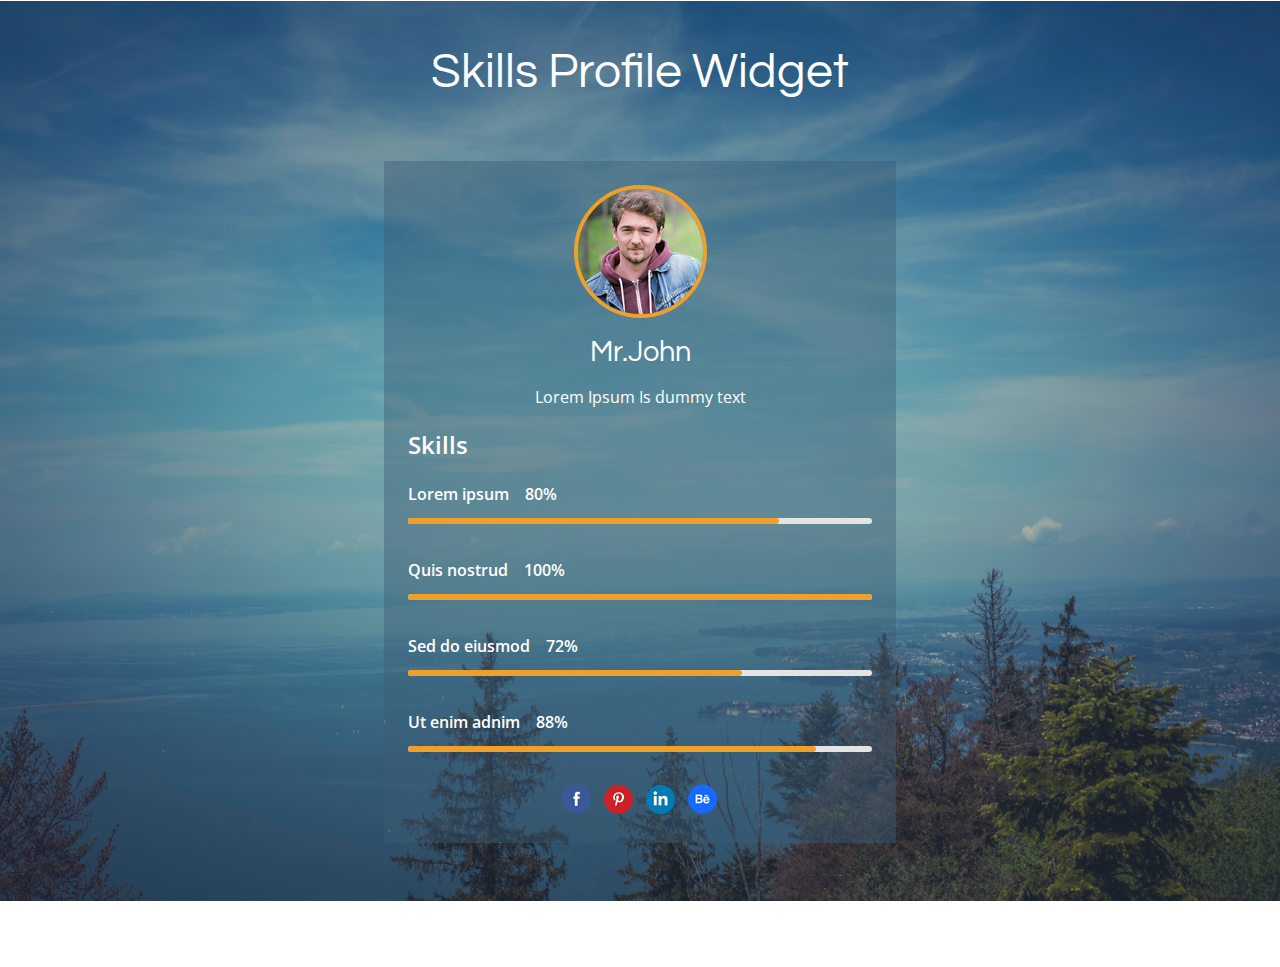
<file: DictionaryClone/DictionaryTheme/Writer_Profile/web/index.html>
<!DOCTYPE html>
<html>
<head>
<title>Skills Profile Widget Flat Responsive Widget Template :: w3layouts</title>
<meta name="viewport" content="width=device-width, initial-scale=1">
<meta http-equiv="Content-Type" content="text/html; charset=utf-8" />
<meta name="keywords" content="Skills Profile Widget template Responsive, Login form web template,Flat Pricing tables,Flat Drop downs  Sign up Web Templates, Flat Web Templates, Login sign up Responsive web template, SmartPhone Compatible web template, free webdesigns for Nokia, Samsung, LG, SonyEricsson, Motorola web design" />
<script type="application/x-javascript"> addEventListener("load", function() { setTimeout(hideURLbar, 0); }, false); function hideURLbar(){ window.scrollTo(0,1); } </script>
<link href="css/style.css" rel="stylesheet" type="text/css" media="all" />
<link href='//fonts.googleapis.com/css?family=Questrial' rel='stylesheet' type='text/css'>
<link href='//fonts.googleapis.com/css?family=Open+Sans:400,300,300italic,400italic,600,600italic,700,700italic,800,800italic' rel='stylesheet' type='text/css'>
<script src="js/jquery-1.11.1.min.js"></script> 
<script src="js/easyResponsiveTabs.js" type="text/javascript"></script>
<script type="text/javascript">
	$(document).ready(function () {
		$('#horizontalTab').easyResponsiveTabs({
			type: 'default',           
			width: 'auto', 
			fit: true   
		});
	});
</script>
</head>
<body>

	<div class="main">
		<h1>Skills Profile Widget</h1>
		<div class="main-info w3l">
			<div class="main-row">
				<div class="profile-grid logo wthree">
					<img src="images/img1.jpg" alt="">
					<h2>Mr.John </h2>
					<p>Lorem Ipsum Is dummy text</p>
					
				</div>
				<h3 class="title">Skills</h3>
					<div class="col-md-6 skills-right bar_group">
					
					<div class='bar_group__bar thin' label='Lorem ipsum &nbsp;&nbsp; 80%' value='200'></div>
					<div class='bar_group__bar thin' label='Quis nostrud &nbsp;&nbsp; 100%' value='250'></div>
					<div class='bar_group__bar thin' label='Sed do eiusmod &nbsp;&nbsp; 72%' value='180'></div>
					<div class='bar_group__bar thin' label='Ut enim adnim &nbsp;&nbsp; 88%' value='220'></div>
				</div>

				<script src="js/bars.js"></script>
				<div class="social-icons agileits">
						<ul>
							<li><a href="#"></a></li>
							<li><a href="#" class="fb"></a></li>
							<li><a href="#" class="be"></a></li>
							<li><a href="#" class="gg"></a></li>
						</ul>	
					</div>
				<div class="clear"> </div>
			</div>	
		</div>	

		<div class="copyright">
			<p> © 2016 Skills Profile Widget . All rights reserved | Design by <a href="http://w3layouts.com/" target="_blank">W3layouts.</a></p>
		</div>

	</div>	

</body>
</html>
</file>
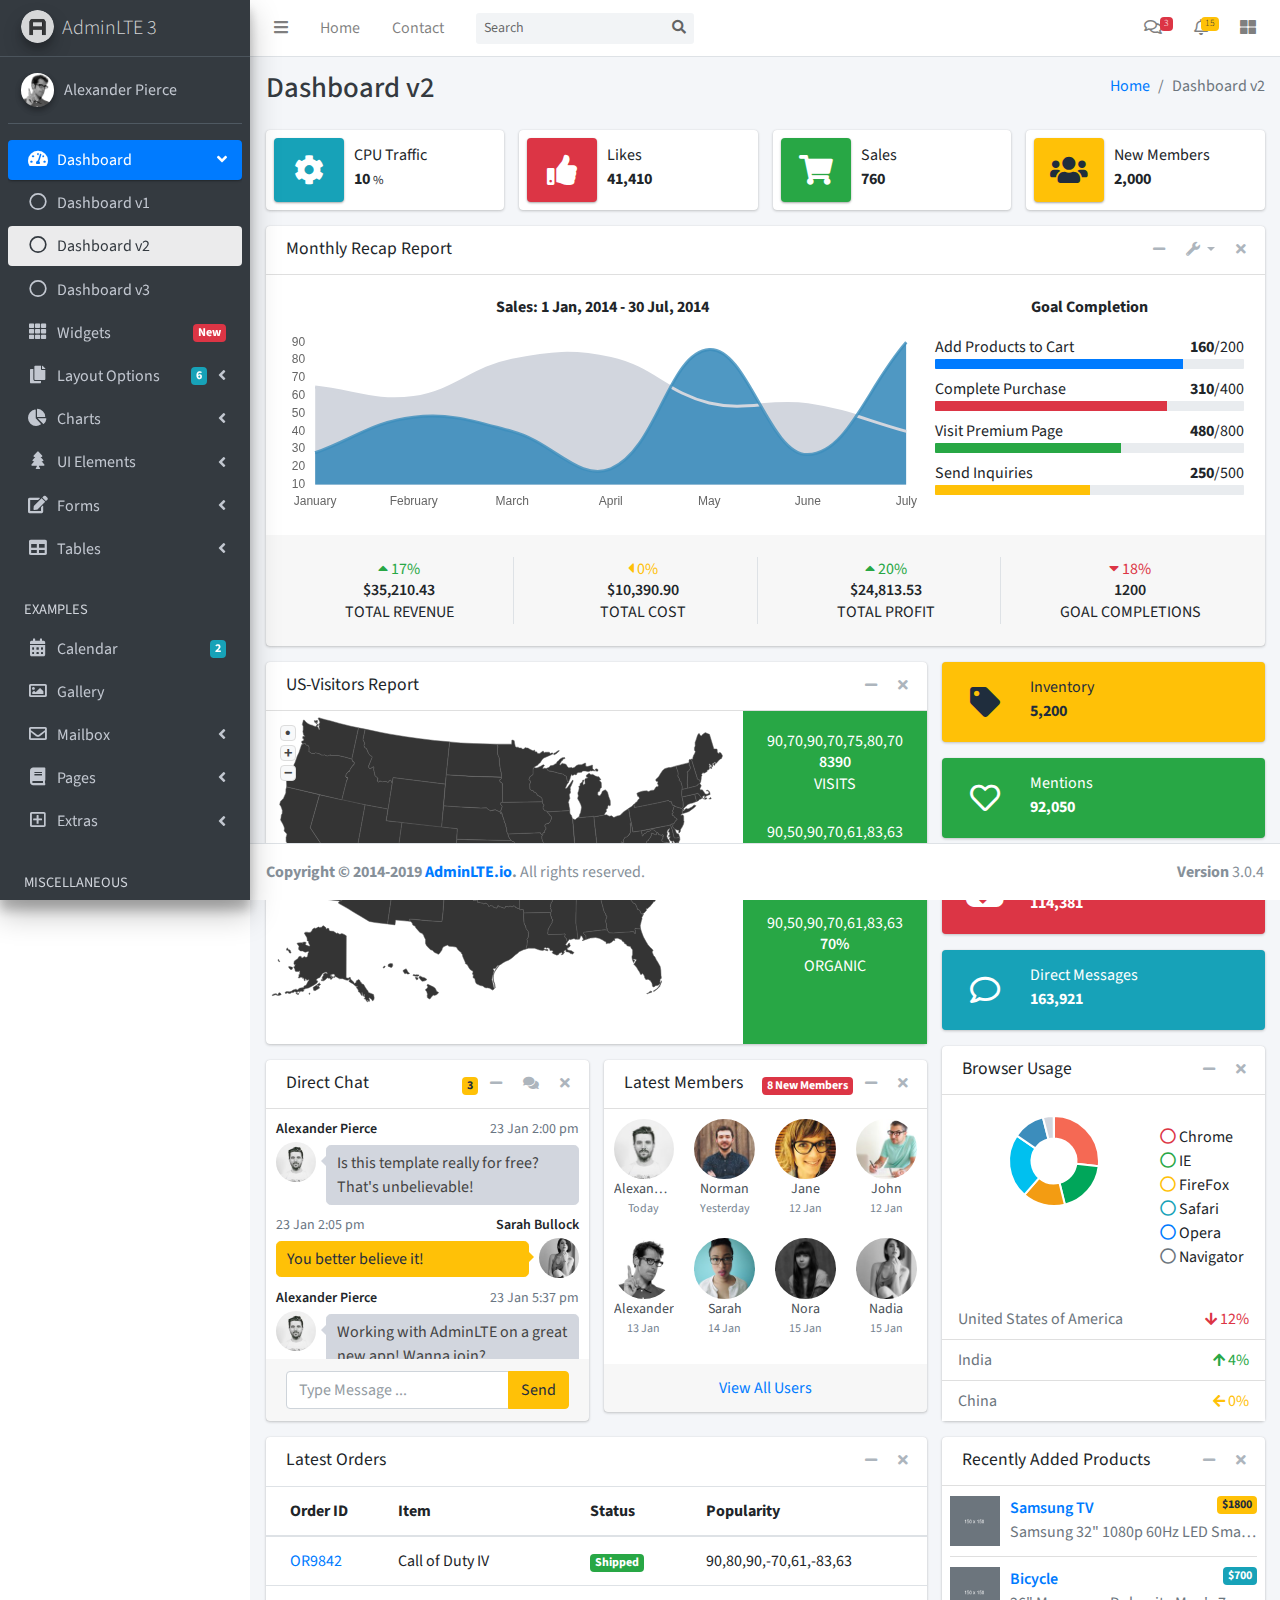
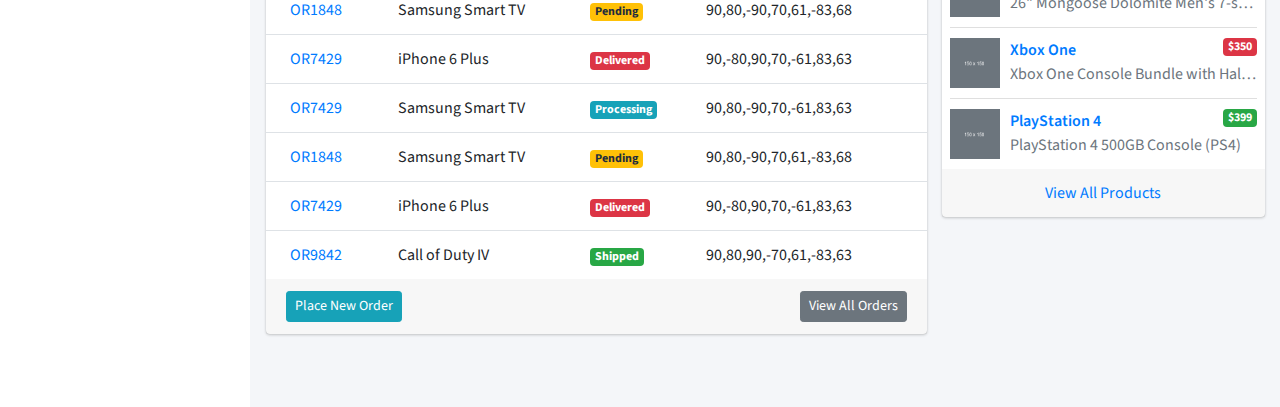
<file: DictionaryClone/DictionaryTheme/AdminLTE-3.0.4/index2.html>
<!DOCTYPE html>
<html lang="en">
<head>
  <meta charset="utf-8">
  <meta name="viewport" content="width=device-width, initial-scale=1">
  <meta http-equiv="x-ua-compatible" content="ie=edge">

  <title>AdminLTE 3 | Dashboard 2</title>

  <!-- Font Awesome Icons -->
  <link rel="stylesheet" href="plugins/fontawesome-free/css/all.min.css">
  <!-- overlayScrollbars -->
  <link rel="stylesheet" href="plugins/overlayScrollbars/css/OverlayScrollbars.min.css">
  <!-- Theme style -->
  <link rel="stylesheet" href="dist/css/adminlte.min.css">
  <!-- Google Font: Source Sans Pro -->
  <link href="https://fonts.googleapis.com/css?family=Source+Sans+Pro:300,400,400i,700" rel="stylesheet">
</head>
<body class="hold-transition sidebar-mini layout-fixed layout-navbar-fixed layout-footer-fixed">
<div class="wrapper">
  <!-- Navbar -->
  <nav class="main-header navbar navbar-expand navbar-white navbar-light">
    <!-- Left navbar links -->
    <ul class="navbar-nav">
      <li class="nav-item">
        <a class="nav-link" data-widget="pushmenu" href="#" role="button"><i class="fas fa-bars"></i></a>
      </li>
      <li class="nav-item d-none d-sm-inline-block">
        <a href="index3.html" class="nav-link">Home</a>
      </li>
      <li class="nav-item d-none d-sm-inline-block">
        <a href="#" class="nav-link">Contact</a>
      </li>
    </ul>

    <!-- SEARCH FORM -->
    <form class="form-inline ml-3">
      <div class="input-group input-group-sm">
        <input class="form-control form-control-navbar" type="search" placeholder="Search" aria-label="Search">
        <div class="input-group-append">
          <button class="btn btn-navbar" type="submit">
            <i class="fas fa-search"></i>
          </button>
        </div>
      </div>
    </form>

    <!-- Right navbar links -->
    <ul class="navbar-nav ml-auto">
      <!-- Messages Dropdown Menu -->
      <li class="nav-item dropdown">
        <a class="nav-link" data-toggle="dropdown" href="#">
          <i class="far fa-comments"></i>
          <span class="badge badge-danger navbar-badge">3</span>
        </a>
        <div class="dropdown-menu dropdown-menu-lg dropdown-menu-right">
          <a href="#" class="dropdown-item">
            <!-- Message Start -->
            <div class="media">
              <img src="dist/img/user1-128x128.jpg" alt="User Avatar" class="img-size-50 mr-3 img-circle">
              <div class="media-body">
                <h3 class="dropdown-item-title">
                  Brad Diesel
                  <span class="float-right text-sm text-danger"><i class="fas fa-star"></i></span>
                </h3>
                <p class="text-sm">Call me whenever you can...</p>
                <p class="text-sm text-muted"><i class="far fa-clock mr-1"></i> 4 Hours Ago</p>
              </div>
            </div>
            <!-- Message End -->
          </a>
          <div class="dropdown-divider"></div>
          <a href="#" class="dropdown-item">
            <!-- Message Start -->
            <div class="media">
              <img src="dist/img/user8-128x128.jpg" alt="User Avatar" class="img-size-50 img-circle mr-3">
              <div class="media-body">
                <h3 class="dropdown-item-title">
                  John Pierce
                  <span class="float-right text-sm text-muted"><i class="fas fa-star"></i></span>
                </h3>
                <p class="text-sm">I got your message bro</p>
                <p class="text-sm text-muted"><i class="far fa-clock mr-1"></i> 4 Hours Ago</p>
              </div>
            </div>
            <!-- Message End -->
          </a>
          <div class="dropdown-divider"></div>
          <a href="#" class="dropdown-item">
            <!-- Message Start -->
            <div class="media">
              <img src="dist/img/user3-128x128.jpg" alt="User Avatar" class="img-size-50 img-circle mr-3">
              <div class="media-body">
                <h3 class="dropdown-item-title">
                  Nora Silvester
                  <span class="float-right text-sm text-warning"><i class="fas fa-star"></i></span>
                </h3>
                <p class="text-sm">The subject goes here</p>
                <p class="text-sm text-muted"><i class="far fa-clock mr-1"></i> 4 Hours Ago</p>
              </div>
            </div>
            <!-- Message End -->
          </a>
          <div class="dropdown-divider"></div>
          <a href="#" class="dropdown-item dropdown-footer">See All Messages</a>
        </div>
      </li>
      <!-- Notifications Dropdown Menu -->
      <li class="nav-item dropdown">
        <a class="nav-link" data-toggle="dropdown" href="#">
          <i class="far fa-bell"></i>
          <span class="badge badge-warning navbar-badge">15</span>
        </a>
        <div class="dropdown-menu dropdown-menu-lg dropdown-menu-right">
          <span class="dropdown-item dropdown-header">15 Notifications</span>
          <div class="dropdown-divider"></div>
          <a href="#" class="dropdown-item">
            <i class="fas fa-envelope mr-2"></i> 4 new messages
            <span class="float-right text-muted text-sm">3 mins</span>
          </a>
          <div class="dropdown-divider"></div>
          <a href="#" class="dropdown-item">
            <i class="fas fa-users mr-2"></i> 8 friend requests
            <span class="float-right text-muted text-sm">12 hours</span>
          </a>
          <div class="dropdown-divider"></div>
          <a href="#" class="dropdown-item">
            <i class="fas fa-file mr-2"></i> 3 new reports
            <span class="float-right text-muted text-sm">2 days</span>
          </a>
          <div class="dropdown-divider"></div>
          <a href="#" class="dropdown-item dropdown-footer">See All Notifications</a>
        </div>
      </li>
      <li class="nav-item">
        <a class="nav-link" data-widget="control-sidebar" data-slide="true" href="#" role="button"><i
            class="fas fa-th-large"></i></a>
      </li>
    </ul>
  </nav>
  <!-- /.navbar -->

  <!-- Main Sidebar Container -->
  <aside class="main-sidebar sidebar-dark-primary elevation-4">
    <!-- Brand Logo -->
    <a href="index3.html" class="brand-link">
      <img src="dist/img/AdminLTELogo.png" alt="AdminLTE Logo" class="brand-image img-circle elevation-3"
           style="opacity: .8">
      <span class="brand-text font-weight-light">AdminLTE 3</span>
    </a>

    <!-- Sidebar -->
    <div class="sidebar">
      <!-- Sidebar user panel (optional) -->
      <div class="user-panel mt-3 pb-3 mb-3 d-flex">
        <div class="image">
          <img src="dist/img/user2-160x160.jpg" class="img-circle elevation-2" alt="User Image">
        </div>
        <div class="info">
          <a href="#" class="d-block">Alexander Pierce</a>
        </div>
      </div>

      <!-- Sidebar Menu -->
      <nav class="mt-2">
        <ul class="nav nav-pills nav-sidebar flex-column" data-widget="treeview" role="menu" data-accordion="false">
          <!-- Add icons to the links using the .nav-icon class
               with font-awesome or any other icon font library -->
          <li class="nav-item has-treeview menu-open">
            <a href="#" class="nav-link active">
              <i class="nav-icon fas fa-tachometer-alt"></i>
              <p>
                Dashboard
                <i class="right fas fa-angle-left"></i>
              </p>
            </a>
            <ul class="nav nav-treeview">
              <li class="nav-item">
                <a href="./index.html" class="nav-link">
                  <i class="far fa-circle nav-icon"></i>
                  <p>Dashboard v1</p>
                </a>
              </li>
              <li class="nav-item">
                <a href="./index2.html" class="nav-link active">
                  <i class="far fa-circle nav-icon"></i>
                  <p>Dashboard v2</p>
                </a>
              </li>
              <li class="nav-item">
                <a href="./index3.html" class="nav-link">
                  <i class="far fa-circle nav-icon"></i>
                  <p>Dashboard v3</p>
                </a>
              </li>
            </ul>
          </li>
          <li class="nav-item">
            <a href="pages/widgets.html" class="nav-link">
              <i class="nav-icon fas fa-th"></i>
              <p>
                Widgets
                <span class="right badge badge-danger">New</span>
              </p>
            </a>
          </li>
          <li class="nav-item has-treeview">
            <a href="#" class="nav-link">
              <i class="nav-icon fas fa-copy"></i>
              <p>
                Layout Options
                <i class="fas fa-angle-left right"></i>
                <span class="badge badge-info right">6</span>
              </p>
            </a>
            <ul class="nav nav-treeview">
              <li class="nav-item">
                <a href="pages/layout/top-nav.html" class="nav-link">
                  <i class="far fa-circle nav-icon"></i>
                  <p>Top Navigation</p>
                </a>
              </li>
              <li class="nav-item">
                <a href="pages/layout/top-nav-sidebar.html" class="nav-link">
                  <i class="far fa-circle nav-icon"></i>
                  <p>Top Navigation + Sidebar</p>
                </a>
              </li>
              <li class="nav-item">
                <a href="pages/layout/boxed.html" class="nav-link">
                  <i class="far fa-circle nav-icon"></i>
                  <p>Boxed</p>
                </a>
              </li>
              <li class="nav-item">
                <a href="pages/layout/fixed-sidebar.html" class="nav-link">
                  <i class="far fa-circle nav-icon"></i>
                  <p>Fixed Sidebar</p>
                </a>
              </li>
              <li class="nav-item">
                <a href="pages/layout/fixed-topnav.html" class="nav-link">
                  <i class="far fa-circle nav-icon"></i>
                  <p>Fixed Navbar</p>
                </a>
              </li>
              <li class="nav-item">
                <a href="pages/layout/fixed-footer.html" class="nav-link">
                  <i class="far fa-circle nav-icon"></i>
                  <p>Fixed Footer</p>
                </a>
              </li>
              <li class="nav-item">
                <a href="pages/layout/collapsed-sidebar.html" class="nav-link">
                  <i class="far fa-circle nav-icon"></i>
                  <p>Collapsed Sidebar</p>
                </a>
              </li>
            </ul>
          </li>
          <li class="nav-item has-treeview">
            <a href="#" class="nav-link">
              <i class="nav-icon fas fa-chart-pie"></i>
              <p>
                Charts
                <i class="right fas fa-angle-left"></i>
              </p>
            </a>
            <ul class="nav nav-treeview">
              <li class="nav-item">
                <a href="pages/charts/chartjs.html" class="nav-link">
                  <i class="far fa-circle nav-icon"></i>
                  <p>ChartJS</p>
                </a>
              </li>
              <li class="nav-item">
                <a href="pages/charts/flot.html" class="nav-link">
                  <i class="far fa-circle nav-icon"></i>
                  <p>Flot</p>
                </a>
              </li>
              <li class="nav-item">
                <a href="pages/charts/inline.html" class="nav-link">
                  <i class="far fa-circle nav-icon"></i>
                  <p>Inline</p>
                </a>
              </li>
            </ul>
          </li>
          <li class="nav-item has-treeview">
            <a href="#" class="nav-link">
              <i class="nav-icon fas fa-tree"></i>
              <p>
                UI Elements
                <i class="fas fa-angle-left right"></i>
              </p>
            </a>
            <ul class="nav nav-treeview">
              <li class="nav-item">
                <a href="pages/UI/general.html" class="nav-link">
                  <i class="far fa-circle nav-icon"></i>
                  <p>General</p>
                </a>
              </li>
              <li class="nav-item">
                <a href="pages/UI/icons.html" class="nav-link">
                  <i class="far fa-circle nav-icon"></i>
                  <p>Icons</p>
                </a>
              </li>
              <li class="nav-item">
                <a href="pages/UI/buttons.html" class="nav-link">
                  <i class="far fa-circle nav-icon"></i>
                  <p>Buttons</p>
                </a>
              </li>
              <li class="nav-item">
                <a href="pages/UI/sliders.html" class="nav-link">
                  <i class="far fa-circle nav-icon"></i>
                  <p>Sliders</p>
                </a>
              </li>
              <li class="nav-item">
                <a href="pages/UI/modals.html" class="nav-link">
                  <i class="far fa-circle nav-icon"></i>
                  <p>Modals & Alerts</p>
                </a>
              </li>
              <li class="nav-item">
                <a href="pages/UI/navbar.html" class="nav-link">
                  <i class="far fa-circle nav-icon"></i>
                  <p>Navbar & Tabs</p>
                </a>
              </li>
              <li class="nav-item">
                <a href="pages/UI/timeline.html" class="nav-link">
                  <i class="far fa-circle nav-icon"></i>
                  <p>Timeline</p>
                </a>
              </li>
              <li class="nav-item">
                <a href="pages/UI/ribbons.html" class="nav-link">
                  <i class="far fa-circle nav-icon"></i>
                  <p>Ribbons</p>
                </a>
              </li>
            </ul>
          </li>
          <li class="nav-item has-treeview">
            <a href="#" class="nav-link">
              <i class="nav-icon fas fa-edit"></i>
              <p>
                Forms
                <i class="fas fa-angle-left right"></i>
              </p>
            </a>
            <ul class="nav nav-treeview">
              <li class="nav-item">
                <a href="pages/forms/general.html" class="nav-link">
                  <i class="far fa-circle nav-icon"></i>
                  <p>General Elements</p>
                </a>
              </li>
              <li class="nav-item">
                <a href="pages/forms/advanced.html" class="nav-link">
                  <i class="far fa-circle nav-icon"></i>
                  <p>Advanced Elements</p>
                </a>
              </li>
              <li class="nav-item">
                <a href="pages/forms/editors.html" class="nav-link">
                  <i class="far fa-circle nav-icon"></i>
                  <p>Editors</p>
                </a>
              </li>
              <li class="nav-item">
                <a href="pages/forms/validation.html" class="nav-link">
                  <i class="far fa-circle nav-icon"></i>
                  <p>Validation</p>
                </a>
              </li>
            </ul>
          </li>
          <li class="nav-item has-treeview">
            <a href="#" class="nav-link">
              <i class="nav-icon fas fa-table"></i>
              <p>
                Tables
                <i class="fas fa-angle-left right"></i>
              </p>
            </a>
            <ul class="nav nav-treeview">
              <li class="nav-item">
                <a href="pages/tables/simple.html" class="nav-link">
                  <i class="far fa-circle nav-icon"></i>
                  <p>Simple Tables</p>
                </a>
              </li>
              <li class="nav-item">
                <a href="pages/tables/data.html" class="nav-link">
                  <i class="far fa-circle nav-icon"></i>
                  <p>DataTables</p>
                </a>
              </li>
              <li class="nav-item">
                <a href="pages/tables/jsgrid.html" class="nav-link">
                  <i class="far fa-circle nav-icon"></i>
                  <p>jsGrid</p>
                </a>
              </li>
            </ul>
          </li>
          <li class="nav-header">EXAMPLES</li>
          <li class="nav-item">
            <a href="pages/calendar.html" class="nav-link">
              <i class="nav-icon fas fa-calendar-alt"></i>
              <p>
                Calendar
                <span class="badge badge-info right">2</span>
              </p>
            </a>
          </li>
          <li class="nav-item">
            <a href="pages/gallery.html" class="nav-link">
              <i class="nav-icon far fa-image"></i>
              <p>
                Gallery
              </p>
            </a>
          </li>
          <li class="nav-item has-treeview">
            <a href="#" class="nav-link">
              <i class="nav-icon far fa-envelope"></i>
              <p>
                Mailbox
                <i class="fas fa-angle-left right"></i>
              </p>
            </a>
            <ul class="nav nav-treeview">
              <li class="nav-item">
                <a href="pages/mailbox/mailbox.html" class="nav-link">
                  <i class="far fa-circle nav-icon"></i>
                  <p>Inbox</p>
                </a>
              </li>
              <li class="nav-item">
                <a href="pages/mailbox/compose.html" class="nav-link">
                  <i class="far fa-circle nav-icon"></i>
                  <p>Compose</p>
                </a>
              </li>
              <li class="nav-item">
                <a href="pages/mailbox/read-mail.html" class="nav-link">
                  <i class="far fa-circle nav-icon"></i>
                  <p>Read</p>
                </a>
              </li>
            </ul>
          </li>
          <li class="nav-item has-treeview">
            <a href="#" class="nav-link">
              <i class="nav-icon fas fa-book"></i>
              <p>
                Pages
                <i class="fas fa-angle-left right"></i>
              </p>
            </a>
            <ul class="nav nav-treeview">
              <li class="nav-item">
                <a href="pages/examples/invoice.html" class="nav-link">
                  <i class="far fa-circle nav-icon"></i>
                  <p>Invoice</p>
                </a>
              </li>
              <li class="nav-item">
                <a href="pages/examples/profile.html" class="nav-link">
                  <i class="far fa-circle nav-icon"></i>
                  <p>Profile</p>
                </a>
              </li>
              <li class="nav-item">
                <a href="pages/examples/e-commerce.html" class="nav-link">
                  <i class="far fa-circle nav-icon"></i>
                  <p>E-commerce</p>
                </a>
              </li>
              <li class="nav-item">
                <a href="pages/examples/projects.html" class="nav-link">
                  <i class="far fa-circle nav-icon"></i>
                  <p>Projects</p>
                </a>
              </li>
              <li class="nav-item">
                <a href="pages/examples/project-add.html" class="nav-link">
                  <i class="far fa-circle nav-icon"></i>
                  <p>Project Add</p>
                </a>
              </li>
              <li class="nav-item">
                <a href="pages/examples/project-edit.html" class="nav-link">
                  <i class="far fa-circle nav-icon"></i>
                  <p>Project Edit</p>
                </a>
              </li>
              <li class="nav-item">
                <a href="pages/examples/project-detail.html" class="nav-link">
                  <i class="far fa-circle nav-icon"></i>
                  <p>Project Detail</p>
                </a>
              </li>
              <li class="nav-item">
                <a href="pages/examples/contacts.html" class="nav-link">
                  <i class="far fa-circle nav-icon"></i>
                  <p>Contacts</p>
                </a>
              </li>
            </ul>
          </li>
          <li class="nav-item has-treeview">
            <a href="#" class="nav-link">
              <i class="nav-icon far fa-plus-square"></i>
              <p>
                Extras
                <i class="fas fa-angle-left right"></i>
              </p>
            </a>
            <ul class="nav nav-treeview">
              <li class="nav-item">
                <a href="pages/examples/login.html" class="nav-link">
                  <i class="far fa-circle nav-icon"></i>
                  <p>Login</p>
                </a>
              </li>
              <li class="nav-item">
                <a href="pages/examples/register.html" class="nav-link">
                  <i class="far fa-circle nav-icon"></i>
                  <p>Register</p>
                </a>
              </li>
              <li class="nav-item">
                <a href="pages/examples/forgot-password.html" class="nav-link">
                  <i class="far fa-circle nav-icon"></i>
                  <p>Forgot Password</p>
                </a>
              </li>
              <li class="nav-item">
                <a href="pages/examples/recover-password.html" class="nav-link">
                  <i class="far fa-circle nav-icon"></i>
                  <p>Recover Password</p>
                </a>
              </li>
              <li class="nav-item">
                <a href="pages/examples/lockscreen.html" class="nav-link">
                  <i class="far fa-circle nav-icon"></i>
                  <p>Lockscreen</p>
                </a>
              </li>
              <li class="nav-item">
                <a href="pages/examples/legacy-user-menu.html" class="nav-link">
                  <i class="far fa-circle nav-icon"></i>
                  <p>Legacy User Menu</p>
                </a>
              </li>
              <li class="nav-item">
                <a href="pages/examples/language-menu.html" class="nav-link">
                  <i class="far fa-circle nav-icon"></i>
                  <p>Language Menu</p>
                </a>
              </li>
              <li class="nav-item">
                <a href="pages/examples/404.html" class="nav-link">
                  <i class="far fa-circle nav-icon"></i>
                  <p>Error 404</p>
                </a>
              </li>
              <li class="nav-item">
                <a href="pages/examples/500.html" class="nav-link">
                  <i class="far fa-circle nav-icon"></i>
                  <p>Error 500</p>
                </a>
              </li>
              <li class="nav-item">
                <a href="pages/examples/pace.html" class="nav-link">
                  <i class="far fa-circle nav-icon"></i>
                  <p>Pace</p>
                </a>
              </li>
              <li class="nav-item">
                <a href="pages/examples/blank.html" class="nav-link">
                  <i class="far fa-circle nav-icon"></i>
                  <p>Blank Page</p>
                </a>
              </li>
              <li class="nav-item">
                <a href="starter.html" class="nav-link">
                  <i class="far fa-circle nav-icon"></i>
                  <p>Starter Page</p>
                </a>
              </li>
            </ul>
          </li>
          <li class="nav-header">MISCELLANEOUS</li>
          <li class="nav-item">
            <a href="https://adminlte.io/docs/3.0" class="nav-link">
              <i class="nav-icon fas fa-file"></i>
              <p>Documentation</p>
            </a>
          </li>
          <li class="nav-header">MULTI LEVEL EXAMPLE</li>
          <li class="nav-item">
            <a href="#" class="nav-link">
              <i class="fas fa-circle nav-icon"></i>
              <p>Level 1</p>
            </a>
          </li>
          <li class="nav-item has-treeview">
            <a href="#" class="nav-link">
              <i class="nav-icon fas fa-circle"></i>
              <p>
                Level 1
                <i class="right fas fa-angle-left"></i>
              </p>
            </a>
            <ul class="nav nav-treeview">
              <li class="nav-item">
                <a href="#" class="nav-link">
                  <i class="far fa-circle nav-icon"></i>
                  <p>Level 2</p>
                </a>
              </li>
              <li class="nav-item has-treeview">
                <a href="#" class="nav-link">
                  <i class="far fa-circle nav-icon"></i>
                  <p>
                    Level 2
                    <i class="right fas fa-angle-left"></i>
                  </p>
                </a>
                <ul class="nav nav-treeview">
                  <li class="nav-item">
                    <a href="#" class="nav-link">
                      <i class="far fa-dot-circle nav-icon"></i>
                      <p>Level 3</p>
                    </a>
                  </li>
                  <li class="nav-item">
                    <a href="#" class="nav-link">
                      <i class="far fa-dot-circle nav-icon"></i>
                      <p>Level 3</p>
                    </a>
                  </li>
                  <li class="nav-item">
                    <a href="#" class="nav-link">
                      <i class="far fa-dot-circle nav-icon"></i>
                      <p>Level 3</p>
                    </a>
                  </li>
                </ul>
              </li>
              <li class="nav-item">
                <a href="#" class="nav-link">
                  <i class="far fa-circle nav-icon"></i>
                  <p>Level 2</p>
                </a>
              </li>
            </ul>
          </li>
          <li class="nav-item">
            <a href="#" class="nav-link">
              <i class="fas fa-circle nav-icon"></i>
              <p>Level 1</p>
            </a>
          </li>
          <li class="nav-header">LABELS</li>
          <li class="nav-item">
            <a href="#" class="nav-link">
              <i class="nav-icon far fa-circle text-danger"></i>
              <p class="text">Important</p>
            </a>
          </li>
          <li class="nav-item">
            <a href="#" class="nav-link">
              <i class="nav-icon far fa-circle text-warning"></i>
              <p>Warning</p>
            </a>
          </li>
          <li class="nav-item">
            <a href="#" class="nav-link">
              <i class="nav-icon far fa-circle text-info"></i>
              <p>Informational</p>
            </a>
          </li>
        </ul>
      </nav>
      <!-- /.sidebar-menu -->
    </div>
    <!-- /.sidebar -->
  </aside>

  <!-- Content Wrapper. Contains page content -->
  <div class="content-wrapper">
    <!-- Content Header (Page header) -->
    <div class="content-header">
      <div class="container-fluid">
        <div class="row mb-2">
          <div class="col-sm-6">
            <h1 class="m-0 text-dark">Dashboard v2</h1>
          </div><!-- /.col -->
          <div class="col-sm-6">
            <ol class="breadcrumb float-sm-right">
              <li class="breadcrumb-item"><a href="#">Home</a></li>
              <li class="breadcrumb-item active">Dashboard v2</li>
            </ol>
          </div><!-- /.col -->
        </div><!-- /.row -->
      </div><!-- /.container-fluid -->
    </div>
    <!-- /.content-header -->

    <!-- Main content -->
    <section class="content">
      <div class="container-fluid">
        <!-- Info boxes -->
        <div class="row">
          <div class="col-12 col-sm-6 col-md-3">
            <div class="info-box">
              <span class="info-box-icon bg-info elevation-1"><i class="fas fa-cog"></i></span>

              <div class="info-box-content">
                <span class="info-box-text">CPU Traffic</span>
                <span class="info-box-number">
                  10
                  <small>%</small>
                </span>
              </div>
              <!-- /.info-box-content -->
            </div>
            <!-- /.info-box -->
          </div>
          <!-- /.col -->
          <div class="col-12 col-sm-6 col-md-3">
            <div class="info-box mb-3">
              <span class="info-box-icon bg-danger elevation-1"><i class="fas fa-thumbs-up"></i></span>

              <div class="info-box-content">
                <span class="info-box-text">Likes</span>
                <span class="info-box-number">41,410</span>
              </div>
              <!-- /.info-box-content -->
            </div>
            <!-- /.info-box -->
          </div>
          <!-- /.col -->

          <!-- fix for small devices only -->
          <div class="clearfix hidden-md-up"></div>

          <div class="col-12 col-sm-6 col-md-3">
            <div class="info-box mb-3">
              <span class="info-box-icon bg-success elevation-1"><i class="fas fa-shopping-cart"></i></span>

              <div class="info-box-content">
                <span class="info-box-text">Sales</span>
                <span class="info-box-number">760</span>
              </div>
              <!-- /.info-box-content -->
            </div>
            <!-- /.info-box -->
          </div>
          <!-- /.col -->
          <div class="col-12 col-sm-6 col-md-3">
            <div class="info-box mb-3">
              <span class="info-box-icon bg-warning elevation-1"><i class="fas fa-users"></i></span>

              <div class="info-box-content">
                <span class="info-box-text">New Members</span>
                <span class="info-box-number">2,000</span>
              </div>
              <!-- /.info-box-content -->
            </div>
            <!-- /.info-box -->
          </div>
          <!-- /.col -->
        </div>
        <!-- /.row -->

        <div class="row">
          <div class="col-md-12">
            <div class="card">
              <div class="card-header">
                <h5 class="card-title">Monthly Recap Report</h5>

                <div class="card-tools">
                  <button type="button" class="btn btn-tool" data-card-widget="collapse">
                    <i class="fas fa-minus"></i>
                  </button>
                  <div class="btn-group">
                    <button type="button" class="btn btn-tool dropdown-toggle" data-toggle="dropdown">
                      <i class="fas fa-wrench"></i>
                    </button>
                    <div class="dropdown-menu dropdown-menu-right" role="menu">
                      <a href="#" class="dropdown-item">Action</a>
                      <a href="#" class="dropdown-item">Another action</a>
                      <a href="#" class="dropdown-item">Something else here</a>
                      <a class="dropdown-divider"></a>
                      <a href="#" class="dropdown-item">Separated link</a>
                    </div>
                  </div>
                  <button type="button" class="btn btn-tool" data-card-widget="remove">
                    <i class="fas fa-times"></i>
                  </button>
                </div>
              </div>
              <!-- /.card-header -->
              <div class="card-body">
                <div class="row">
                  <div class="col-md-8">
                    <p class="text-center">
                      <strong>Sales: 1 Jan, 2014 - 30 Jul, 2014</strong>
                    </p>

                    <div class="chart">
                      <!-- Sales Chart Canvas -->
                      <canvas id="salesChart" height="180" style="height: 180px;"></canvas>
                    </div>
                    <!-- /.chart-responsive -->
                  </div>
                  <!-- /.col -->
                  <div class="col-md-4">
                    <p class="text-center">
                      <strong>Goal Completion</strong>
                    </p>

                    <div class="progress-group">
                      Add Products to Cart
                      <span class="float-right"><b>160</b>/200</span>
                      <div class="progress progress-sm">
                        <div class="progress-bar bg-primary" style="width: 80%"></div>
                      </div>
                    </div>
                    <!-- /.progress-group -->

                    <div class="progress-group">
                      Complete Purchase
                      <span class="float-right"><b>310</b>/400</span>
                      <div class="progress progress-sm">
                        <div class="progress-bar bg-danger" style="width: 75%"></div>
                      </div>
                    </div>

                    <!-- /.progress-group -->
                    <div class="progress-group">
                      <span class="progress-text">Visit Premium Page</span>
                      <span class="float-right"><b>480</b>/800</span>
                      <div class="progress progress-sm">
                        <div class="progress-bar bg-success" style="width: 60%"></div>
                      </div>
                    </div>

                    <!-- /.progress-group -->
                    <div class="progress-group">
                      Send Inquiries
                      <span class="float-right"><b>250</b>/500</span>
                      <div class="progress progress-sm">
                        <div class="progress-bar bg-warning" style="width: 50%"></div>
                      </div>
                    </div>
                    <!-- /.progress-group -->
                  </div>
                  <!-- /.col -->
                </div>
                <!-- /.row -->
              </div>
              <!-- ./card-body -->
              <div class="card-footer">
                <div class="row">
                  <div class="col-sm-3 col-6">
                    <div class="description-block border-right">
                      <span class="description-percentage text-success"><i class="fas fa-caret-up"></i> 17%</span>
                      <h5 class="description-header">$35,210.43</h5>
                      <span class="description-text">TOTAL REVENUE</span>
                    </div>
                    <!-- /.description-block -->
                  </div>
                  <!-- /.col -->
                  <div class="col-sm-3 col-6">
                    <div class="description-block border-right">
                      <span class="description-percentage text-warning"><i class="fas fa-caret-left"></i> 0%</span>
                      <h5 class="description-header">$10,390.90</h5>
                      <span class="description-text">TOTAL COST</span>
                    </div>
                    <!-- /.description-block -->
                  </div>
                  <!-- /.col -->
                  <div class="col-sm-3 col-6">
                    <div class="description-block border-right">
                      <span class="description-percentage text-success"><i class="fas fa-caret-up"></i> 20%</span>
                      <h5 class="description-header">$24,813.53</h5>
                      <span class="description-text">TOTAL PROFIT</span>
                    </div>
                    <!-- /.description-block -->
                  </div>
                  <!-- /.col -->
                  <div class="col-sm-3 col-6">
                    <div class="description-block">
                      <span class="description-percentage text-danger"><i class="fas fa-caret-down"></i> 18%</span>
                      <h5 class="description-header">1200</h5>
                      <span class="description-text">GOAL COMPLETIONS</span>
                    </div>
                    <!-- /.description-block -->
                  </div>
                </div>
                <!-- /.row -->
              </div>
              <!-- /.card-footer -->
            </div>
            <!-- /.card -->
          </div>
          <!-- /.col -->
        </div>
        <!-- /.row -->

        <!-- Main row -->
        <div class="row">
          <!-- Left col -->
          <div class="col-md-8">
            <!-- MAP & BOX PANE -->
            <div class="card">
              <div class="card-header">
                <h3 class="card-title">US-Visitors Report</h3>

                <div class="card-tools">
                  <button type="button" class="btn btn-tool" data-card-widget="collapse">
                    <i class="fas fa-minus"></i>
                  </button>
                  <button type="button" class="btn btn-tool" data-card-widget="remove">
                    <i class="fas fa-times"></i>
                  </button>
                </div>
              </div>
              <!-- /.card-header -->
              <div class="card-body p-0">
                <div class="d-md-flex">
                  <div class="p-1 flex-fill" style="overflow: hidden">
                    <!-- Map will be created here -->
                    <div id="world-map-markers" style="height: 325px; overflow: hidden">
                      <div class="map"></div>
                    </div>
                  </div>
                  <div class="card-pane-right bg-success pt-2 pb-2 pl-4 pr-4">
                    <div class="description-block mb-4">
                      <div class="sparkbar pad" data-color="#fff">90,70,90,70,75,80,70</div>
                      <h5 class="description-header">8390</h5>
                      <span class="description-text">Visits</span>
                    </div>
                    <!-- /.description-block -->
                    <div class="description-block mb-4">
                      <div class="sparkbar pad" data-color="#fff">90,50,90,70,61,83,63</div>
                      <h5 class="description-header">30%</h5>
                      <span class="description-text">Referrals</span>
                    </div>
                    <!-- /.description-block -->
                    <div class="description-block">
                      <div class="sparkbar pad" data-color="#fff">90,50,90,70,61,83,63</div>
                      <h5 class="description-header">70%</h5>
                      <span class="description-text">Organic</span>
                    </div>
                    <!-- /.description-block -->
                  </div><!-- /.card-pane-right -->
                </div><!-- /.d-md-flex -->
              </div>
              <!-- /.card-body -->
            </div>
            <!-- /.card -->
            <div class="row">
              <div class="col-md-6">
                <!-- DIRECT CHAT -->
                <div class="card direct-chat direct-chat-warning">
                  <div class="card-header">
                    <h3 class="card-title">Direct Chat</h3>

                    <div class="card-tools">
                      <span data-toggle="tooltip" title="3 New Messages" class="badge badge-warning">3</span>
                      <button type="button" class="btn btn-tool" data-card-widget="collapse"><i class="fas fa-minus"></i>
                      </button>
                      <button type="button" class="btn btn-tool" data-toggle="tooltip" title="Contacts"
                              data-widget="chat-pane-toggle">
                        <i class="fas fa-comments"></i></button>
                      <button type="button" class="btn btn-tool" data-card-widget="remove"><i class="fas fa-times"></i>
                      </button>
                    </div>
                  </div>
                  <!-- /.card-header -->
                  <div class="card-body">
                    <!-- Conversations are loaded here -->
                    <div class="direct-chat-messages">
                      <!-- Message. Default to the left -->
                      <div class="direct-chat-msg">
                        <div class="direct-chat-infos clearfix">
                          <span class="direct-chat-name float-left">Alexander Pierce</span>
                          <span class="direct-chat-timestamp float-right">23 Jan 2:00 pm</span>
                        </div>
                        <!-- /.direct-chat-infos -->
                        <img class="direct-chat-img" src="dist/img/user1-128x128.jpg" alt="message user image">
                        <!-- /.direct-chat-img -->
                        <div class="direct-chat-text">
                          Is this template really for free? That's unbelievable!
                        </div>
                        <!-- /.direct-chat-text -->
                      </div>
                      <!-- /.direct-chat-msg -->

                      <!-- Message to the right -->
                      <div class="direct-chat-msg right">
                        <div class="direct-chat-infos clearfix">
                          <span class="direct-chat-name float-right">Sarah Bullock</span>
                          <span class="direct-chat-timestamp float-left">23 Jan 2:05 pm</span>
                        </div>
                        <!-- /.direct-chat-infos -->
                        <img class="direct-chat-img" src="dist/img/user3-128x128.jpg" alt="message user image">
                        <!-- /.direct-chat-img -->
                        <div class="direct-chat-text">
                          You better believe it!
                        </div>
                        <!-- /.direct-chat-text -->
                      </div>
                      <!-- /.direct-chat-msg -->

                      <!-- Message. Default to the left -->
                      <div class="direct-chat-msg">
                        <div class="direct-chat-infos clearfix">
                          <span class="direct-chat-name float-left">Alexander Pierce</span>
                          <span class="direct-chat-timestamp float-right">23 Jan 5:37 pm</span>
                        </div>
                        <!-- /.direct-chat-infos -->
                        <img class="direct-chat-img" src="dist/img/user1-128x128.jpg" alt="message user image">
                        <!-- /.direct-chat-img -->
                        <div class="direct-chat-text">
                          Working with AdminLTE on a great new app! Wanna join?
                        </div>
                        <!-- /.direct-chat-text -->
                      </div>
                      <!-- /.direct-chat-msg -->

                      <!-- Message to the right -->
                      <div class="direct-chat-msg right">
                        <div class="direct-chat-infos clearfix">
                          <span class="direct-chat-name float-right">Sarah Bullock</span>
                          <span class="direct-chat-timestamp float-left">23 Jan 6:10 pm</span>
                        </div>
                        <!-- /.direct-chat-infos -->
                        <img class="direct-chat-img" src="dist/img/user3-128x128.jpg" alt="message user image">
                        <!-- /.direct-chat-img -->
                        <div class="direct-chat-text">
                          I would love to.
                        </div>
                        <!-- /.direct-chat-text -->
                      </div>
                      <!-- /.direct-chat-msg -->

                    </div>
                    <!--/.direct-chat-messages-->

                    <!-- Contacts are loaded here -->
                    <div class="direct-chat-contacts">
                      <ul class="contacts-list">
                        <li>
                          <a href="#">
                            <img class="contacts-list-img" src="dist/img/user1-128x128.jpg">

                            <div class="contacts-list-info">
                              <span class="contacts-list-name">
                                Count Dracula
                                <small class="contacts-list-date float-right">2/28/2015</small>
                              </span>
                              <span class="contacts-list-msg">How have you been? I was...</span>
                            </div>
                            <!-- /.contacts-list-info -->
                          </a>
                        </li>
                        <!-- End Contact Item -->
                        <li>
                          <a href="#">
                            <img class="contacts-list-img" src="dist/img/user7-128x128.jpg">

                            <div class="contacts-list-info">
                              <span class="contacts-list-name">
                                Sarah Doe
                                <small class="contacts-list-date float-right">2/23/2015</small>
                              </span>
                              <span class="contacts-list-msg">I will be waiting for...</span>
                            </div>
                            <!-- /.contacts-list-info -->
                          </a>
                        </li>
                        <!-- End Contact Item -->
                        <li>
                          <a href="#">
                            <img class="contacts-list-img" src="dist/img/user3-128x128.jpg">

                            <div class="contacts-list-info">
                              <span class="contacts-list-name">
                                Nadia Jolie
                                <small class="contacts-list-date float-right">2/20/2015</small>
                              </span>
                              <span class="contacts-list-msg">I'll call you back at...</span>
                            </div>
                            <!-- /.contacts-list-info -->
                          </a>
                        </li>
                        <!-- End Contact Item -->
                        <li>
                          <a href="#">
                            <img class="contacts-list-img" src="dist/img/user5-128x128.jpg">

                            <div class="contacts-list-info">
                              <span class="contacts-list-name">
                                Nora S. Vans
                                <small class="contacts-list-date float-right">2/10/2015</small>
                              </span>
                              <span class="contacts-list-msg">Where is your new...</span>
                            </div>
                            <!-- /.contacts-list-info -->
                          </a>
                        </li>
                        <!-- End Contact Item -->
                        <li>
                          <a href="#">
                            <img class="contacts-list-img" src="dist/img/user6-128x128.jpg">

                            <div class="contacts-list-info">
                              <span class="contacts-list-name">
                                John K.
                                <small class="contacts-list-date float-right">1/27/2015</small>
                              </span>
                              <span class="contacts-list-msg">Can I take a look at...</span>
                            </div>
                            <!-- /.contacts-list-info -->
                          </a>
                        </li>
                        <!-- End Contact Item -->
                        <li>
                          <a href="#">
                            <img class="contacts-list-img" src="dist/img/user8-128x128.jpg">

                            <div class="contacts-list-info">
                              <span class="contacts-list-name">
                                Kenneth M.
                                <small class="contacts-list-date float-right">1/4/2015</small>
                              </span>
                              <span class="contacts-list-msg">Never mind I found...</span>
                            </div>
                            <!-- /.contacts-list-info -->
                          </a>
                        </li>
                        <!-- End Contact Item -->
                      </ul>
                      <!-- /.contacts-list -->
                    </div>
                    <!-- /.direct-chat-pane -->
                  </div>
                  <!-- /.card-body -->
                  <div class="card-footer">
                    <form action="#" method="post">
                      <div class="input-group">
                        <input type="text" name="message" placeholder="Type Message ..." class="form-control">
                        <span class="input-group-append">
                          <button type="button" class="btn btn-warning">Send</button>
                        </span>
                      </div>
                    </form>
                  </div>
                  <!-- /.card-footer-->
                </div>
                <!--/.direct-chat -->
              </div>
              <!-- /.col -->

              <div class="col-md-6">
                <!-- USERS LIST -->
                <div class="card">
                  <div class="card-header">
                    <h3 class="card-title">Latest Members</h3>

                    <div class="card-tools">
                      <span class="badge badge-danger">8 New Members</span>
                      <button type="button" class="btn btn-tool" data-card-widget="collapse"><i class="fas fa-minus"></i>
                      </button>
                      <button type="button" class="btn btn-tool" data-card-widget="remove"><i class="fas fa-times"></i>
                      </button>
                    </div>
                  </div>
                  <!-- /.card-header -->
                  <div class="card-body p-0">
                    <ul class="users-list clearfix">
                      <li>
                        <img src="dist/img/user1-128x128.jpg" alt="User Image">
                        <a class="users-list-name" href="#">Alexander Pierce</a>
                        <span class="users-list-date">Today</span>
                      </li>
                      <li>
                        <img src="dist/img/user8-128x128.jpg" alt="User Image">
                        <a class="users-list-name" href="#">Norman</a>
                        <span class="users-list-date">Yesterday</span>
                      </li>
                      <li>
                        <img src="dist/img/user7-128x128.jpg" alt="User Image">
                        <a class="users-list-name" href="#">Jane</a>
                        <span class="users-list-date">12 Jan</span>
                      </li>
                      <li>
                        <img src="dist/img/user6-128x128.jpg" alt="User Image">
                        <a class="users-list-name" href="#">John</a>
                        <span class="users-list-date">12 Jan</span>
                      </li>
                      <li>
                        <img src="dist/img/user2-160x160.jpg" alt="User Image">
                        <a class="users-list-name" href="#">Alexander</a>
                        <span class="users-list-date">13 Jan</span>
                      </li>
                      <li>
                        <img src="dist/img/user5-128x128.jpg" alt="User Image">
                        <a class="users-list-name" href="#">Sarah</a>
                        <span class="users-list-date">14 Jan</span>
                      </li>
                      <li>
                        <img src="dist/img/user4-128x128.jpg" alt="User Image">
                        <a class="users-list-name" href="#">Nora</a>
                        <span class="users-list-date">15 Jan</span>
                      </li>
                      <li>
                        <img src="dist/img/user3-128x128.jpg" alt="User Image">
                        <a class="users-list-name" href="#">Nadia</a>
                        <span class="users-list-date">15 Jan</span>
                      </li>
                    </ul>
                    <!-- /.users-list -->
                  </div>
                  <!-- /.card-body -->
                  <div class="card-footer text-center">
                    <a href="javascript::">View All Users</a>
                  </div>
                  <!-- /.card-footer -->
                </div>
                <!--/.card -->
              </div>
              <!-- /.col -->
            </div>
            <!-- /.row -->

            <!-- TABLE: LATEST ORDERS -->
            <div class="card">
              <div class="card-header border-transparent">
                <h3 class="card-title">Latest Orders</h3>

                <div class="card-tools">
                  <button type="button" class="btn btn-tool" data-card-widget="collapse">
                    <i class="fas fa-minus"></i>
                  </button>
                  <button type="button" class="btn btn-tool" data-card-widget="remove">
                    <i class="fas fa-times"></i>
                  </button>
                </div>
              </div>
              <!-- /.card-header -->
              <div class="card-body p-0">
                <div class="table-responsive">
                  <table class="table m-0">
                    <thead>
                    <tr>
                      <th>Order ID</th>
                      <th>Item</th>
                      <th>Status</th>
                      <th>Popularity</th>
                    </tr>
                    </thead>
                    <tbody>
                    <tr>
                      <td><a href="pages/examples/invoice.html">OR9842</a></td>
                      <td>Call of Duty IV</td>
                      <td><span class="badge badge-success">Shipped</span></td>
                      <td>
                        <div class="sparkbar" data-color="#00a65a" data-height="20">90,80,90,-70,61,-83,63</div>
                      </td>
                    </tr>
                    <tr>
                      <td><a href="pages/examples/invoice.html">OR1848</a></td>
                      <td>Samsung Smart TV</td>
                      <td><span class="badge badge-warning">Pending</span></td>
                      <td>
                        <div class="sparkbar" data-color="#f39c12" data-height="20">90,80,-90,70,61,-83,68</div>
                      </td>
                    </tr>
                    <tr>
                      <td><a href="pages/examples/invoice.html">OR7429</a></td>
                      <td>iPhone 6 Plus</td>
                      <td><span class="badge badge-danger">Delivered</span></td>
                      <td>
                        <div class="sparkbar" data-color="#f56954" data-height="20">90,-80,90,70,-61,83,63</div>
                      </td>
                    </tr>
                    <tr>
                      <td><a href="pages/examples/invoice.html">OR7429</a></td>
                      <td>Samsung Smart TV</td>
                      <td><span class="badge badge-info">Processing</span></td>
                      <td>
                        <div class="sparkbar" data-color="#00c0ef" data-height="20">90,80,-90,70,-61,83,63</div>
                      </td>
                    </tr>
                    <tr>
                      <td><a href="pages/examples/invoice.html">OR1848</a></td>
                      <td>Samsung Smart TV</td>
                      <td><span class="badge badge-warning">Pending</span></td>
                      <td>
                        <div class="sparkbar" data-color="#f39c12" data-height="20">90,80,-90,70,61,-83,68</div>
                      </td>
                    </tr>
                    <tr>
                      <td><a href="pages/examples/invoice.html">OR7429</a></td>
                      <td>iPhone 6 Plus</td>
                      <td><span class="badge badge-danger">Delivered</span></td>
                      <td>
                        <div class="sparkbar" data-color="#f56954" data-height="20">90,-80,90,70,-61,83,63</div>
                      </td>
                    </tr>
                    <tr>
                      <td><a href="pages/examples/invoice.html">OR9842</a></td>
                      <td>Call of Duty IV</td>
                      <td><span class="badge badge-success">Shipped</span></td>
                      <td>
                        <div class="sparkbar" data-color="#00a65a" data-height="20">90,80,90,-70,61,-83,63</div>
                      </td>
                    </tr>
                    </tbody>
                  </table>
                </div>
                <!-- /.table-responsive -->
              </div>
              <!-- /.card-body -->
              <div class="card-footer clearfix">
                <a href="javascript:void(0)" class="btn btn-sm btn-info float-left">Place New Order</a>
                <a href="javascript:void(0)" class="btn btn-sm btn-secondary float-right">View All Orders</a>
              </div>
              <!-- /.card-footer -->
            </div>
            <!-- /.card -->
          </div>
          <!-- /.col -->

          <div class="col-md-4">
            <!-- Info Boxes Style 2 -->
            <div class="info-box mb-3 bg-warning">
              <span class="info-box-icon"><i class="fas fa-tag"></i></span>

              <div class="info-box-content">
                <span class="info-box-text">Inventory</span>
                <span class="info-box-number">5,200</span>
              </div>
              <!-- /.info-box-content -->
            </div>
            <!-- /.info-box -->
            <div class="info-box mb-3 bg-success">
              <span class="info-box-icon"><i class="far fa-heart"></i></span>

              <div class="info-box-content">
                <span class="info-box-text">Mentions</span>
                <span class="info-box-number">92,050</span>
              </div>
              <!-- /.info-box-content -->
            </div>
            <!-- /.info-box -->
            <div class="info-box mb-3 bg-danger">
              <span class="info-box-icon"><i class="fas fa-cloud-download-alt"></i></span>

              <div class="info-box-content">
                <span class="info-box-text">Downloads</span>
                <span class="info-box-number">114,381</span>
              </div>
              <!-- /.info-box-content -->
            </div>
            <!-- /.info-box -->
            <div class="info-box mb-3 bg-info">
              <span class="info-box-icon"><i class="far fa-comment"></i></span>

              <div class="info-box-content">
                <span class="info-box-text">Direct Messages</span>
                <span class="info-box-number">163,921</span>
              </div>
              <!-- /.info-box-content -->
            </div>
            <!-- /.info-box -->

            <div class="card">
              <div class="card-header">
                <h3 class="card-title">Browser Usage</h3>

                <div class="card-tools">
                  <button type="button" class="btn btn-tool" data-card-widget="collapse"><i class="fas fa-minus"></i>
                  </button>
                  <button type="button" class="btn btn-tool" data-card-widget="remove"><i class="fas fa-times"></i>
                  </button>
                </div>
              </div>
              <!-- /.card-header -->
              <div class="card-body">
                <div class="row">
                  <div class="col-md-8">
                    <div class="chart-responsive">
                      <canvas id="pieChart" height="150"></canvas>
                    </div>
                    <!-- ./chart-responsive -->
                  </div>
                  <!-- /.col -->
                  <div class="col-md-4">
                    <ul class="chart-legend clearfix">
                      <li><i class="far fa-circle text-danger"></i> Chrome</li>
                      <li><i class="far fa-circle text-success"></i> IE</li>
                      <li><i class="far fa-circle text-warning"></i> FireFox</li>
                      <li><i class="far fa-circle text-info"></i> Safari</li>
                      <li><i class="far fa-circle text-primary"></i> Opera</li>
                      <li><i class="far fa-circle text-secondary"></i> Navigator</li>
                    </ul>
                  </div>
                  <!-- /.col -->
                </div>
                <!-- /.row -->
              </div>
              <!-- /.card-body -->
              <div class="card-footer bg-white p-0">
                <ul class="nav nav-pills flex-column">
                  <li class="nav-item">
                    <a href="#" class="nav-link">
                      United States of America
                      <span class="float-right text-danger">
                        <i class="fas fa-arrow-down text-sm"></i>
                        12%</span>
                    </a>
                  </li>
                  <li class="nav-item">
                    <a href="#" class="nav-link">
                      India
                      <span class="float-right text-success">
                        <i class="fas fa-arrow-up text-sm"></i> 4%
                      </span>
                    </a>
                  </li>
                  <li class="nav-item">
                    <a href="#" class="nav-link">
                      China
                      <span class="float-right text-warning">
                        <i class="fas fa-arrow-left text-sm"></i> 0%
                      </span>
                    </a>
                  </li>
                </ul>
              </div>
              <!-- /.footer -->
            </div>
            <!-- /.card -->

            <!-- PRODUCT LIST -->
            <div class="card">
              <div class="card-header">
                <h3 class="card-title">Recently Added Products</h3>

                <div class="card-tools">
                  <button type="button" class="btn btn-tool" data-card-widget="collapse">
                    <i class="fas fa-minus"></i>
                  </button>
                  <button type="button" class="btn btn-tool" data-card-widget="remove">
                    <i class="fas fa-times"></i>
                  </button>
                </div>
              </div>
              <!-- /.card-header -->
              <div class="card-body p-0">
                <ul class="products-list product-list-in-card pl-2 pr-2">
                  <li class="item">
                    <div class="product-img">
                      <img src="dist/img/default-150x150.png" alt="Product Image" class="img-size-50">
                    </div>
                    <div class="product-info">
                      <a href="javascript:void(0)" class="product-title">Samsung TV
                        <span class="badge badge-warning float-right">$1800</span></a>
                      <span class="product-description">
                        Samsung 32" 1080p 60Hz LED Smart HDTV.
                      </span>
                    </div>
                  </li>
                  <!-- /.item -->
                  <li class="item">
                    <div class="product-img">
                      <img src="dist/img/default-150x150.png" alt="Product Image" class="img-size-50">
                    </div>
                    <div class="product-info">
                      <a href="javascript:void(0)" class="product-title">Bicycle
                        <span class="badge badge-info float-right">$700</span></a>
                      <span class="product-description">
                        26" Mongoose Dolomite Men's 7-speed, Navy Blue.
                      </span>
                    </div>
                  </li>
                  <!-- /.item -->
                  <li class="item">
                    <div class="product-img">
                      <img src="dist/img/default-150x150.png" alt="Product Image" class="img-size-50">
                    </div>
                    <div class="product-info">
                      <a href="javascript:void(0)" class="product-title">
                        Xbox One <span class="badge badge-danger float-right">
                        $350
                      </span>
                      </a>
                      <span class="product-description">
                        Xbox One Console Bundle with Halo Master Chief Collection.
                      </span>
                    </div>
                  </li>
                  <!-- /.item -->
                  <li class="item">
                    <div class="product-img">
                      <img src="dist/img/default-150x150.png" alt="Product Image" class="img-size-50">
                    </div>
                    <div class="product-info">
                      <a href="javascript:void(0)" class="product-title">PlayStation 4
                        <span class="badge badge-success float-right">$399</span></a>
                      <span class="product-description">
                        PlayStation 4 500GB Console (PS4)
                      </span>
                    </div>
                  </li>
                  <!-- /.item -->
                </ul>
              </div>
              <!-- /.card-body -->
              <div class="card-footer text-center">
                <a href="javascript:void(0)" class="uppercase">View All Products</a>
              </div>
              <!-- /.card-footer -->
            </div>
            <!-- /.card -->
          </div>
          <!-- /.col -->
        </div>
        <!-- /.row -->
      </div><!--/. container-fluid -->
    </section>
    <!-- /.content -->
  </div>
  <!-- /.content-wrapper -->

  <!-- Control Sidebar -->
  <aside class="control-sidebar control-sidebar-dark">
    <!-- Control sidebar content goes here -->
  </aside>
  <!-- /.control-sidebar -->

  <!-- Main Footer -->
  <footer class="main-footer">
    <strong>Copyright &copy; 2014-2019 <a href="http://adminlte.io">AdminLTE.io</a>.</strong>
    All rights reserved.
    <div class="float-right d-none d-sm-inline-block">
      <b>Version</b> 3.0.4
    </div>
  </footer>
</div>
<!-- ./wrapper -->

<!-- REQUIRED SCRIPTS -->
<!-- jQuery -->
<script src="plugins/jquery/jquery.min.js"></script>
<!-- Bootstrap -->
<script src="plugins/bootstrap/js/bootstrap.bundle.min.js"></script>
<!-- overlayScrollbars -->
<script src="plugins/overlayScrollbars/js/jquery.overlayScrollbars.min.js"></script>
<!-- AdminLTE App -->
<script src="dist/js/adminlte.js"></script>

<!-- OPTIONAL SCRIPTS -->
<script src="dist/js/demo.js"></script>

<!-- PAGE PLUGINS -->
<!-- jQuery Mapael -->
<script src="plugins/jquery-mousewheel/jquery.mousewheel.js"></script>
<script src="plugins/raphael/raphael.min.js"></script>
<script src="plugins/jquery-mapael/jquery.mapael.min.js"></script>
<script src="plugins/jquery-mapael/maps/usa_states.min.js"></script>
<!-- ChartJS -->
<script src="plugins/chart.js/Chart.min.js"></script>

<!-- PAGE SCRIPTS -->
<script src="dist/js/pages/dashboard2.js"></script>
</body>
</html>
</file>
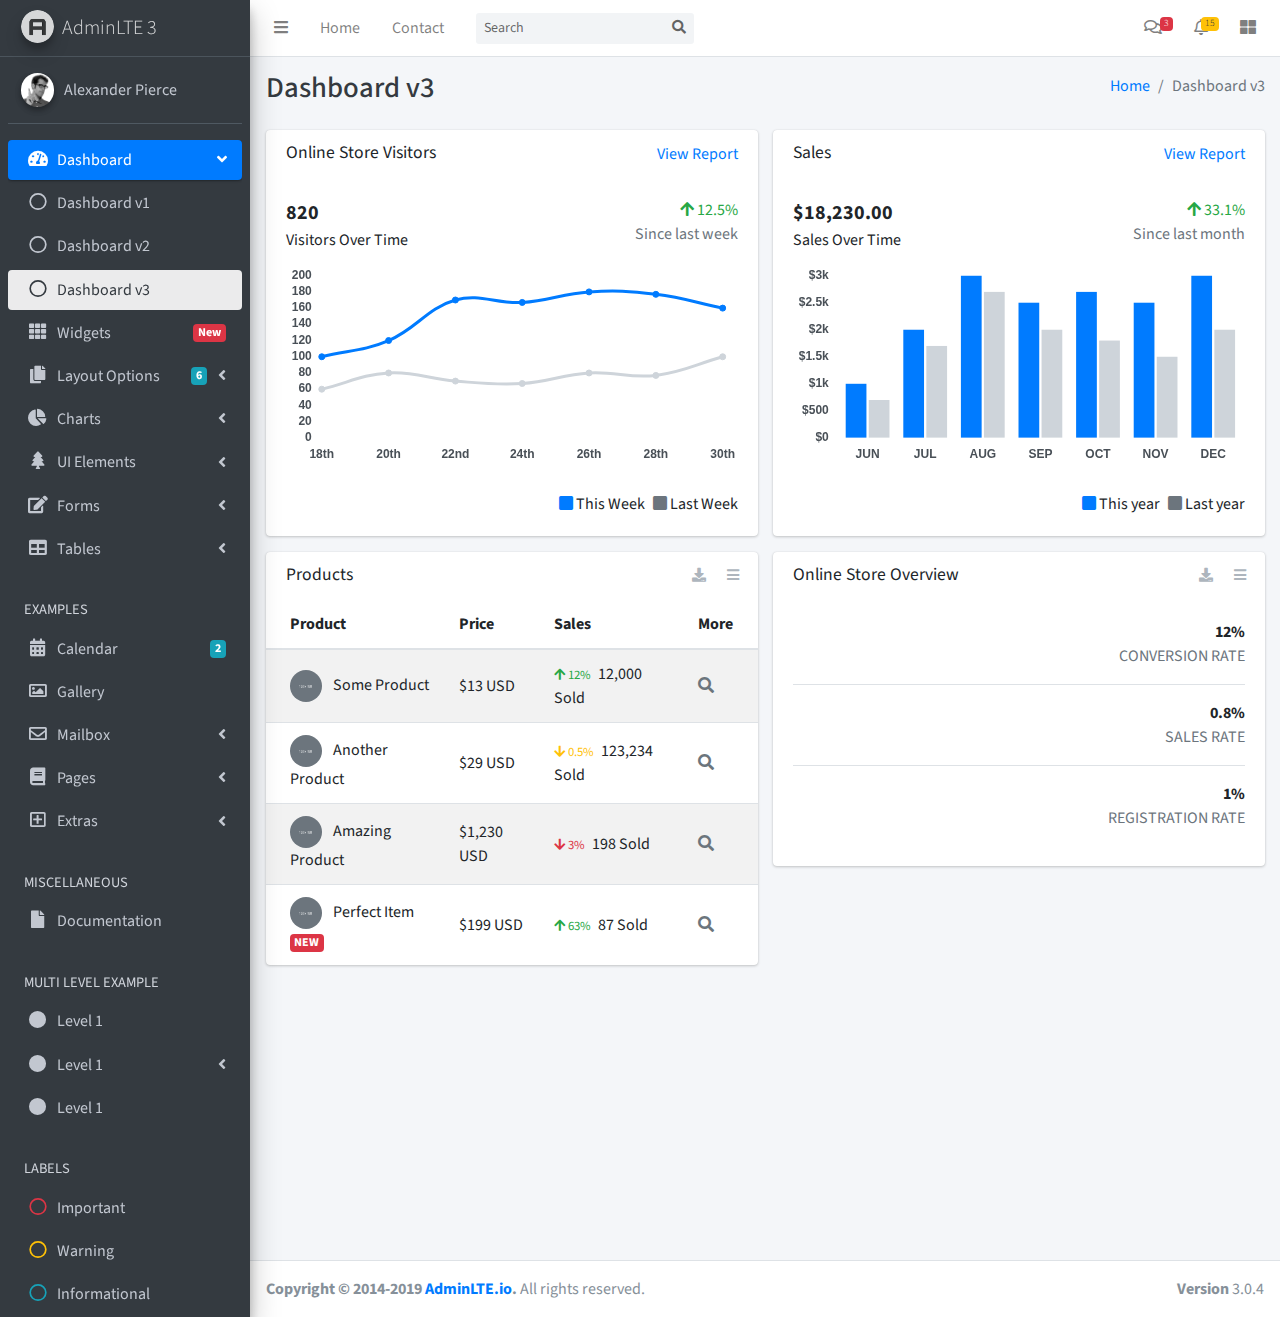
<file: DictionaryClone/DictionaryTheme/AdminLTE-3.0.4/index3.html>
<!DOCTYPE html>
<html lang="en">
<head>
  <meta charset="utf-8">
  <meta name="viewport" content="width=device-width, initial-scale=1">
  <meta http-equiv="x-ua-compatible" content="ie=edge">

  <title>AdminLTE 3 | Dashboard 3</title>

  <!-- Font Awesome Icons -->
  <link rel="stylesheet" href="plugins/fontawesome-free/css/all.min.css">
  <!-- IonIcons -->
  <link rel="stylesheet" href="http://code.ionicframework.com/ionicons/2.0.1/css/ionicons.min.css">
  <!-- Theme style -->
  <link rel="stylesheet" href="dist/css/adminlte.min.css">
  <!-- Google Font: Source Sans Pro -->
  <link href="https://fonts.googleapis.com/css?family=Source+Sans+Pro:300,400,400i,700" rel="stylesheet">
</head>
<!--
BODY TAG OPTIONS:
=================
Apply one or more of the following classes to to the body tag
to get the desired effect
|---------------------------------------------------------|
|LAYOUT OPTIONS | sidebar-collapse                        |
|               | sidebar-mini                            |
|---------------------------------------------------------|
-->
<body class="hold-transition sidebar-mini">
<div class="wrapper">
  <!-- Navbar -->
  <nav class="main-header navbar navbar-expand navbar-white navbar-light">
    <!-- Left navbar links -->
    <ul class="navbar-nav">
      <li class="nav-item">
        <a class="nav-link" data-widget="pushmenu" href="#" role="button"><i class="fas fa-bars"></i></a>
      </li>
      <li class="nav-item d-none d-sm-inline-block">
        <a href="index3.html" class="nav-link">Home</a>
      </li>
      <li class="nav-item d-none d-sm-inline-block">
        <a href="#" class="nav-link">Contact</a>
      </li>
    </ul>

    <!-- SEARCH FORM -->
    <form class="form-inline ml-3">
      <div class="input-group input-group-sm">
        <input class="form-control form-control-navbar" type="search" placeholder="Search" aria-label="Search">
        <div class="input-group-append">
          <button class="btn btn-navbar" type="submit">
            <i class="fas fa-search"></i>
          </button>
        </div>
      </div>
    </form>

    <!-- Right navbar links -->
    <ul class="navbar-nav ml-auto">
      <!-- Messages Dropdown Menu -->
      <li class="nav-item dropdown">
        <a class="nav-link" data-toggle="dropdown" href="#">
          <i class="far fa-comments"></i>
          <span class="badge badge-danger navbar-badge">3</span>
        </a>
        <div class="dropdown-menu dropdown-menu-lg dropdown-menu-right">
          <a href="#" class="dropdown-item">
            <!-- Message Start -->
            <div class="media">
              <img src="dist/img/user1-128x128.jpg" alt="User Avatar" class="img-size-50 mr-3 img-circle">
              <div class="media-body">
                <h3 class="dropdown-item-title">
                  Brad Diesel
                  <span class="float-right text-sm text-danger"><i class="fas fa-star"></i></span>
                </h3>
                <p class="text-sm">Call me whenever you can...</p>
                <p class="text-sm text-muted"><i class="far fa-clock mr-1"></i> 4 Hours Ago</p>
              </div>
            </div>
            <!-- Message End -->
          </a>
          <div class="dropdown-divider"></div>
          <a href="#" class="dropdown-item">
            <!-- Message Start -->
            <div class="media">
              <img src="dist/img/user8-128x128.jpg" alt="User Avatar" class="img-size-50 img-circle mr-3">
              <div class="media-body">
                <h3 class="dropdown-item-title">
                  John Pierce
                  <span class="float-right text-sm text-muted"><i class="fas fa-star"></i></span>
                </h3>
                <p class="text-sm">I got your message bro</p>
                <p class="text-sm text-muted"><i class="far fa-clock mr-1"></i> 4 Hours Ago</p>
              </div>
            </div>
            <!-- Message End -->
          </a>
          <div class="dropdown-divider"></div>
          <a href="#" class="dropdown-item">
            <!-- Message Start -->
            <div class="media">
              <img src="dist/img/user3-128x128.jpg" alt="User Avatar" class="img-size-50 img-circle mr-3">
              <div class="media-body">
                <h3 class="dropdown-item-title">
                  Nora Silvester
                  <span class="float-right text-sm text-warning"><i class="fas fa-star"></i></span>
                </h3>
                <p class="text-sm">The subject goes here</p>
                <p class="text-sm text-muted"><i class="far fa-clock mr-1"></i> 4 Hours Ago</p>
              </div>
            </div>
            <!-- Message End -->
          </a>
          <div class="dropdown-divider"></div>
          <a href="#" class="dropdown-item dropdown-footer">See All Messages</a>
        </div>
      </li>
      <!-- Notifications Dropdown Menu -->
      <li class="nav-item dropdown">
        <a class="nav-link" data-toggle="dropdown" href="#">
          <i class="far fa-bell"></i>
          <span class="badge badge-warning navbar-badge">15</span>
        </a>
        <div class="dropdown-menu dropdown-menu-lg dropdown-menu-right">
          <span class="dropdown-item dropdown-header">15 Notifications</span>
          <div class="dropdown-divider"></div>
          <a href="#" class="dropdown-item">
            <i class="fas fa-envelope mr-2"></i> 4 new messages
            <span class="float-right text-muted text-sm">3 mins</span>
          </a>
          <div class="dropdown-divider"></div>
          <a href="#" class="dropdown-item">
            <i class="fas fa-users mr-2"></i> 8 friend requests
            <span class="float-right text-muted text-sm">12 hours</span>
          </a>
          <div class="dropdown-divider"></div>
          <a href="#" class="dropdown-item">
            <i class="fas fa-file mr-2"></i> 3 new reports
            <span class="float-right text-muted text-sm">2 days</span>
          </a>
          <div class="dropdown-divider"></div>
          <a href="#" class="dropdown-item dropdown-footer">See All Notifications</a>
        </div>
      </li>
      <li class="nav-item">
        <a class="nav-link" data-widget="control-sidebar" data-slide="true" href="#" role="button"><i
            class="fas fa-th-large"></i></a>
      </li>
    </ul>
  </nav>
  <!-- /.navbar -->

  <!-- Main Sidebar Container -->
  <aside class="main-sidebar sidebar-dark-primary elevation-4">
    <!-- Brand Logo -->
    <a href="index3.html" class="brand-link">
      <img src="dist/img/AdminLTELogo.png" alt="AdminLTE Logo" class="brand-image img-circle elevation-3"
           style="opacity: .8">
      <span class="brand-text font-weight-light">AdminLTE 3</span>
    </a>

    <!-- Sidebar -->
    <div class="sidebar">
      <!-- Sidebar user panel (optional) -->
      <div class="user-panel mt-3 pb-3 mb-3 d-flex">
        <div class="image">
          <img src="dist/img/user2-160x160.jpg" class="img-circle elevation-2" alt="User Image">
        </div>
        <div class="info">
          <a href="#" class="d-block">Alexander Pierce</a>
        </div>
      </div>

      <!-- Sidebar Menu -->
      <nav class="mt-2">
        <ul class="nav nav-pills nav-sidebar flex-column" data-widget="treeview" role="menu" data-accordion="false">
          <!-- Add icons to the links using the .nav-icon class
               with font-awesome or any other icon font library -->
          <li class="nav-item has-treeview menu-open">
            <a href="#" class="nav-link active">
              <i class="nav-icon fas fa-tachometer-alt"></i>
              <p>
                Dashboard
                <i class="right fas fa-angle-left"></i>
              </p>
            </a>
            <ul class="nav nav-treeview">
              <li class="nav-item">
                <a href="./index.html" class="nav-link">
                  <i class="far fa-circle nav-icon"></i>
                  <p>Dashboard v1</p>
                </a>
              </li>
              <li class="nav-item">
                <a href="./index2.html" class="nav-link">
                  <i class="far fa-circle nav-icon"></i>
                  <p>Dashboard v2</p>
                </a>
              </li>
              <li class="nav-item">
                <a href="./index3.html" class="nav-link active">
                  <i class="far fa-circle nav-icon"></i>
                  <p>Dashboard v3</p>
                </a>
              </li>
            </ul>
          </li>
          <li class="nav-item">
            <a href="pages/widgets.html" class="nav-link">
              <i class="nav-icon fas fa-th"></i>
              <p>
                Widgets
                <span class="right badge badge-danger">New</span>
              </p>
            </a>
          </li>
          <li class="nav-item has-treeview">
            <a href="#" class="nav-link">
              <i class="nav-icon fas fa-copy"></i>
              <p>
                Layout Options
                <i class="fas fa-angle-left right"></i>
                <span class="badge badge-info right">6</span>
              </p>
            </a>
            <ul class="nav nav-treeview">
              <li class="nav-item">
                <a href="pages/layout/top-nav.html" class="nav-link">
                  <i class="far fa-circle nav-icon"></i>
                  <p>Top Navigation</p>
                </a>
              </li>
              <li class="nav-item">
                <a href="pages/layout/top-nav-sidebar.html" class="nav-link">
                  <i class="far fa-circle nav-icon"></i>
                  <p>Top Navigation + Sidebar</p>
                </a>
              </li>
              <li class="nav-item">
                <a href="pages/layout/boxed.html" class="nav-link">
                  <i class="far fa-circle nav-icon"></i>
                  <p>Boxed</p>
                </a>
              </li>
              <li class="nav-item">
                <a href="pages/layout/fixed-sidebar.html" class="nav-link">
                  <i class="far fa-circle nav-icon"></i>
                  <p>Fixed Sidebar</p>
                </a>
              </li>
              <li class="nav-item">
                <a href="pages/layout/fixed-topnav.html" class="nav-link">
                  <i class="far fa-circle nav-icon"></i>
                  <p>Fixed Navbar</p>
                </a>
              </li>
              <li class="nav-item">
                <a href="pages/layout/fixed-footer.html" class="nav-link">
                  <i class="far fa-circle nav-icon"></i>
                  <p>Fixed Footer</p>
                </a>
              </li>
              <li class="nav-item">
                <a href="pages/layout/collapsed-sidebar.html" class="nav-link">
                  <i class="far fa-circle nav-icon"></i>
                  <p>Collapsed Sidebar</p>
                </a>
              </li>
            </ul>
          </li>
          <li class="nav-item has-treeview">
            <a href="#" class="nav-link">
              <i class="nav-icon fas fa-chart-pie"></i>
              <p>
                Charts
                <i class="right fas fa-angle-left"></i>
              </p>
            </a>
            <ul class="nav nav-treeview">
              <li class="nav-item">
                <a href="pages/charts/chartjs.html" class="nav-link">
                  <i class="far fa-circle nav-icon"></i>
                  <p>ChartJS</p>
                </a>
              </li>
              <li class="nav-item">
                <a href="pages/charts/flot.html" class="nav-link">
                  <i class="far fa-circle nav-icon"></i>
                  <p>Flot</p>
                </a>
              </li>
              <li class="nav-item">
                <a href="pages/charts/inline.html" class="nav-link">
                  <i class="far fa-circle nav-icon"></i>
                  <p>Inline</p>
                </a>
              </li>
            </ul>
          </li>
          <li class="nav-item has-treeview">
            <a href="#" class="nav-link">
              <i class="nav-icon fas fa-tree"></i>
              <p>
                UI Elements
                <i class="fas fa-angle-left right"></i>
              </p>
            </a>
            <ul class="nav nav-treeview">
              <li class="nav-item">
                <a href="pages/UI/general.html" class="nav-link">
                  <i class="far fa-circle nav-icon"></i>
                  <p>General</p>
                </a>
              </li>
              <li class="nav-item">
                <a href="pages/UI/icons.html" class="nav-link">
                  <i class="far fa-circle nav-icon"></i>
                  <p>Icons</p>
                </a>
              </li>
              <li class="nav-item">
                <a href="pages/UI/buttons.html" class="nav-link">
                  <i class="far fa-circle nav-icon"></i>
                  <p>Buttons</p>
                </a>
              </li>
              <li class="nav-item">
                <a href="pages/UI/sliders.html" class="nav-link">
                  <i class="far fa-circle nav-icon"></i>
                  <p>Sliders</p>
                </a>
              </li>
              <li class="nav-item">
                <a href="pages/UI/modals.html" class="nav-link">
                  <i class="far fa-circle nav-icon"></i>
                  <p>Modals & Alerts</p>
                </a>
              </li>
              <li class="nav-item">
                <a href="pages/UI/navbar.html" class="nav-link">
                  <i class="far fa-circle nav-icon"></i>
                  <p>Navbar & Tabs</p>
                </a>
              </li>
              <li class="nav-item">
                <a href="pages/UI/timeline.html" class="nav-link">
                  <i class="far fa-circle nav-icon"></i>
                  <p>Timeline</p>
                </a>
              </li>
              <li class="nav-item">
                <a href="pages/UI/ribbons.html" class="nav-link">
                  <i class="far fa-circle nav-icon"></i>
                  <p>Ribbons</p>
                </a>
              </li>
            </ul>
          </li>
          <li class="nav-item has-treeview">
            <a href="#" class="nav-link">
              <i class="nav-icon fas fa-edit"></i>
              <p>
                Forms
                <i class="fas fa-angle-left right"></i>
              </p>
            </a>
            <ul class="nav nav-treeview">
              <li class="nav-item">
                <a href="pages/forms/general.html" class="nav-link">
                  <i class="far fa-circle nav-icon"></i>
                  <p>General Elements</p>
                </a>
              </li>
              <li class="nav-item">
                <a href="pages/forms/advanced.html" class="nav-link">
                  <i class="far fa-circle nav-icon"></i>
                  <p>Advanced Elements</p>
                </a>
              </li>
              <li class="nav-item">
                <a href="pages/forms/editors.html" class="nav-link">
                  <i class="far fa-circle nav-icon"></i>
                  <p>Editors</p>
                </a>
              </li>
              <li class="nav-item">
                <a href="pages/forms/validation.html" class="nav-link">
                  <i class="far fa-circle nav-icon"></i>
                  <p>Validation</p>
                </a>
              </li>
            </ul>
          </li>
          <li class="nav-item has-treeview">
            <a href="#" class="nav-link">
              <i class="nav-icon fas fa-table"></i>
              <p>
                Tables
                <i class="fas fa-angle-left right"></i>
              </p>
            </a>
            <ul class="nav nav-treeview">
              <li class="nav-item">
                <a href="pages/tables/simple.html" class="nav-link">
                  <i class="far fa-circle nav-icon"></i>
                  <p>Simple Tables</p>
                </a>
              </li>
              <li class="nav-item">
                <a href="pages/tables/data.html" class="nav-link">
                  <i class="far fa-circle nav-icon"></i>
                  <p>DataTables</p>
                </a>
              </li>
              <li class="nav-item">
                <a href="pages/tables/jsgrid.html" class="nav-link">
                  <i class="far fa-circle nav-icon"></i>
                  <p>jsGrid</p>
                </a>
              </li>
            </ul>
          </li>
          <li class="nav-header">EXAMPLES</li>
          <li class="nav-item">
            <a href="pages/calendar.html" class="nav-link">
              <i class="nav-icon fas fa-calendar-alt"></i>
              <p>
                Calendar
                <span class="badge badge-info right">2</span>
              </p>
            </a>
          </li>
          <li class="nav-item">
            <a href="pages/gallery.html" class="nav-link">
              <i class="nav-icon far fa-image"></i>
              <p>
                Gallery
              </p>
            </a>
          </li>
          <li class="nav-item has-treeview">
            <a href="#" class="nav-link">
              <i class="nav-icon far fa-envelope"></i>
              <p>
                Mailbox
                <i class="fas fa-angle-left right"></i>
              </p>
            </a>
            <ul class="nav nav-treeview">
              <li class="nav-item">
                <a href="pages/mailbox/mailbox.html" class="nav-link">
                  <i class="far fa-circle nav-icon"></i>
                  <p>Inbox</p>
                </a>
              </li>
              <li class="nav-item">
                <a href="pages/mailbox/compose.html" class="nav-link">
                  <i class="far fa-circle nav-icon"></i>
                  <p>Compose</p>
                </a>
              </li>
              <li class="nav-item">
                <a href="pages/mailbox/read-mail.html" class="nav-link">
                  <i class="far fa-circle nav-icon"></i>
                  <p>Read</p>
                </a>
              </li>
            </ul>
          </li>
          <li class="nav-item has-treeview">
            <a href="#" class="nav-link">
              <i class="nav-icon fas fa-book"></i>
              <p>
                Pages
                <i class="fas fa-angle-left right"></i>
              </p>
            </a>
            <ul class="nav nav-treeview">
              <li class="nav-item">
                <a href="pages/examples/invoice.html" class="nav-link">
                  <i class="far fa-circle nav-icon"></i>
                  <p>Invoice</p>
                </a>
              </li>
              <li class="nav-item">
                <a href="pages/examples/profile.html" class="nav-link">
                  <i class="far fa-circle nav-icon"></i>
                  <p>Profile</p>
                </a>
              </li>
              <li class="nav-item">
                <a href="pages/examples/e-commerce.html" class="nav-link">
                  <i class="far fa-circle nav-icon"></i>
                  <p>E-commerce</p>
                </a>
              </li>
              <li class="nav-item">
                <a href="pages/examples/projects.html" class="nav-link">
                  <i class="far fa-circle nav-icon"></i>
                  <p>Projects</p>
                </a>
              </li>
              <li class="nav-item">
                <a href="pages/examples/project-add.html" class="nav-link">
                  <i class="far fa-circle nav-icon"></i>
                  <p>Project Add</p>
                </a>
              </li>
              <li class="nav-item">
                <a href="pages/examples/project-edit.html" class="nav-link">
                  <i class="far fa-circle nav-icon"></i>
                  <p>Project Edit</p>
                </a>
              </li>
              <li class="nav-item">
                <a href="pages/examples/project-detail.html" class="nav-link">
                  <i class="far fa-circle nav-icon"></i>
                  <p>Project Detail</p>
                </a>
              </li>
              <li class="nav-item">
                <a href="pages/examples/contacts.html" class="nav-link">
                  <i class="far fa-circle nav-icon"></i>
                  <p>Contacts</p>
                </a>
              </li>
            </ul>
          </li>
          <li class="nav-item has-treeview">
            <a href="#" class="nav-link">
              <i class="nav-icon far fa-plus-square"></i>
              <p>
                Extras
                <i class="fas fa-angle-left right"></i>
              </p>
            </a>
            <ul class="nav nav-treeview">
              <li class="nav-item">
                <a href="pages/examples/login.html" class="nav-link">
                  <i class="far fa-circle nav-icon"></i>
                  <p>Login</p>
                </a>
              </li>
              <li class="nav-item">
                <a href="pages/examples/register.html" class="nav-link">
                  <i class="far fa-circle nav-icon"></i>
                  <p>Register</p>
                </a>
              </li>
              <li class="nav-item">
                <a href="pages/examples/forgot-password.html" class="nav-link">
                  <i class="far fa-circle nav-icon"></i>
                  <p>Forgot Password</p>
                </a>
              </li>
              <li class="nav-item">
                <a href="pages/examples/recover-password.html" class="nav-link">
                  <i class="far fa-circle nav-icon"></i>
                  <p>Recover Password</p>
                </a>
              </li>
              <li class="nav-item">
                <a href="pages/examples/lockscreen.html" class="nav-link">
                  <i class="far fa-circle nav-icon"></i>
                  <p>Lockscreen</p>
                </a>
              </li>
              <li class="nav-item">
                <a href="pages/examples/legacy-user-menu.html" class="nav-link">
                  <i class="far fa-circle nav-icon"></i>
                  <p>Legacy User Menu</p>
                </a>
              </li>
              <li class="nav-item">
                <a href="pages/examples/language-menu.html" class="nav-link">
                  <i class="far fa-circle nav-icon"></i>
                  <p>Language Menu</p>
                </a>
              </li>
              <li class="nav-item">
                <a href="pages/examples/404.html" class="nav-link">
                  <i class="far fa-circle nav-icon"></i>
                  <p>Error 404</p>
                </a>
              </li>
              <li class="nav-item">
                <a href="pages/examples/500.html" class="nav-link">
                  <i class="far fa-circle nav-icon"></i>
                  <p>Error 500</p>
                </a>
              </li>
              <li class="nav-item">
                <a href="pages/examples/pace.html" class="nav-link">
                  <i class="far fa-circle nav-icon"></i>
                  <p>Pace</p>
                </a>
              </li>
              <li class="nav-item">
                <a href="pages/examples/blank.html" class="nav-link">
                  <i class="far fa-circle nav-icon"></i>
                  <p>Blank Page</p>
                </a>
              </li>
              <li class="nav-item">
                <a href="starter.html" class="nav-link">
                  <i class="far fa-circle nav-icon"></i>
                  <p>Starter Page</p>
                </a>
              </li>
            </ul>
          </li>
          <li class="nav-header">MISCELLANEOUS</li>
          <li class="nav-item">
            <a href="https://adminlte.io/docs/3.0" class="nav-link">
              <i class="nav-icon fas fa-file"></i>
              <p>Documentation</p>
            </a>
          </li>
          <li class="nav-header">MULTI LEVEL EXAMPLE</li>
          <li class="nav-item">
            <a href="#" class="nav-link">
              <i class="fas fa-circle nav-icon"></i>
              <p>Level 1</p>
            </a>
          </li>
          <li class="nav-item has-treeview">
            <a href="#" class="nav-link">
              <i class="nav-icon fas fa-circle"></i>
              <p>
                Level 1
                <i class="right fas fa-angle-left"></i>
              </p>
            </a>
            <ul class="nav nav-treeview">
              <li class="nav-item">
                <a href="#" class="nav-link">
                  <i class="far fa-circle nav-icon"></i>
                  <p>Level 2</p>
                </a>
              </li>
              <li class="nav-item has-treeview">
                <a href="#" class="nav-link">
                  <i class="far fa-circle nav-icon"></i>
                  <p>
                    Level 2
                    <i class="right fas fa-angle-left"></i>
                  </p>
                </a>
                <ul class="nav nav-treeview">
                  <li class="nav-item">
                    <a href="#" class="nav-link">
                      <i class="far fa-dot-circle nav-icon"></i>
                      <p>Level 3</p>
                    </a>
                  </li>
                  <li class="nav-item">
                    <a href="#" class="nav-link">
                      <i class="far fa-dot-circle nav-icon"></i>
                      <p>Level 3</p>
                    </a>
                  </li>
                  <li class="nav-item">
                    <a href="#" class="nav-link">
                      <i class="far fa-dot-circle nav-icon"></i>
                      <p>Level 3</p>
                    </a>
                  </li>
                </ul>
              </li>
              <li class="nav-item">
                <a href="#" class="nav-link">
                  <i class="far fa-circle nav-icon"></i>
                  <p>Level 2</p>
                </a>
              </li>
            </ul>
          </li>
          <li class="nav-item">
            <a href="#" class="nav-link">
              <i class="fas fa-circle nav-icon"></i>
              <p>Level 1</p>
            </a>
          </li>
          <li class="nav-header">LABELS</li>
          <li class="nav-item">
            <a href="#" class="nav-link">
              <i class="nav-icon far fa-circle text-danger"></i>
              <p class="text">Important</p>
            </a>
          </li>
          <li class="nav-item">
            <a href="#" class="nav-link">
              <i class="nav-icon far fa-circle text-warning"></i>
              <p>Warning</p>
            </a>
          </li>
          <li class="nav-item">
            <a href="#" class="nav-link">
              <i class="nav-icon far fa-circle text-info"></i>
              <p>Informational</p>
            </a>
          </li>
        </ul>
      </nav>
      <!-- /.sidebar-menu -->
    </div>
    <!-- /.sidebar -->
  </aside>

  <!-- Content Wrapper. Contains page content -->
  <div class="content-wrapper">
    <!-- Content Header (Page header) -->
    <div class="content-header">
      <div class="container-fluid">
        <div class="row mb-2">
          <div class="col-sm-6">
            <h1 class="m-0 text-dark">Dashboard v3</h1>
          </div><!-- /.col -->
          <div class="col-sm-6">
            <ol class="breadcrumb float-sm-right">
              <li class="breadcrumb-item"><a href="#">Home</a></li>
              <li class="breadcrumb-item active">Dashboard v3</li>
            </ol>
          </div><!-- /.col -->
        </div><!-- /.row -->
      </div><!-- /.container-fluid -->
    </div>
    <!-- /.content-header -->

    <!-- Main content -->
    <div class="content">
      <div class="container-fluid">
        <div class="row">
          <div class="col-lg-6">
            <div class="card">
              <div class="card-header border-0">
                <div class="d-flex justify-content-between">
                  <h3 class="card-title">Online Store Visitors</h3>
                  <a href="javascript:void(0);">View Report</a>
                </div>
              </div>
              <div class="card-body">
                <div class="d-flex">
                  <p class="d-flex flex-column">
                    <span class="text-bold text-lg">820</span>
                    <span>Visitors Over Time</span>
                  </p>
                  <p class="ml-auto d-flex flex-column text-right">
                    <span class="text-success">
                      <i class="fas fa-arrow-up"></i> 12.5%
                    </span>
                    <span class="text-muted">Since last week</span>
                  </p>
                </div>
                <!-- /.d-flex -->

                <div class="position-relative mb-4">
                  <canvas id="visitors-chart" height="200"></canvas>
                </div>

                <div class="d-flex flex-row justify-content-end">
                  <span class="mr-2">
                    <i class="fas fa-square text-primary"></i> This Week
                  </span>

                  <span>
                    <i class="fas fa-square text-gray"></i> Last Week
                  </span>
                </div>
              </div>
            </div>
            <!-- /.card -->

            <div class="card">
              <div class="card-header border-0">
                <h3 class="card-title">Products</h3>
                <div class="card-tools">
                  <a href="#" class="btn btn-tool btn-sm">
                    <i class="fas fa-download"></i>
                  </a>
                  <a href="#" class="btn btn-tool btn-sm">
                    <i class="fas fa-bars"></i>
                  </a>
                </div>
              </div>
              <div class="card-body table-responsive p-0">
                <table class="table table-striped table-valign-middle">
                  <thead>
                  <tr>
                    <th>Product</th>
                    <th>Price</th>
                    <th>Sales</th>
                    <th>More</th>
                  </tr>
                  </thead>
                  <tbody>
                  <tr>
                    <td>
                      <img src="dist/img/default-150x150.png" alt="Product 1" class="img-circle img-size-32 mr-2">
                      Some Product
                    </td>
                    <td>$13 USD</td>
                    <td>
                      <small class="text-success mr-1">
                        <i class="fas fa-arrow-up"></i>
                        12%
                      </small>
                      12,000 Sold
                    </td>
                    <td>
                      <a href="#" class="text-muted">
                        <i class="fas fa-search"></i>
                      </a>
                    </td>
                  </tr>
                  <tr>
                    <td>
                      <img src="dist/img/default-150x150.png" alt="Product 1" class="img-circle img-size-32 mr-2">
                      Another Product
                    </td>
                    <td>$29 USD</td>
                    <td>
                      <small class="text-warning mr-1">
                        <i class="fas fa-arrow-down"></i>
                        0.5%
                      </small>
                      123,234 Sold
                    </td>
                    <td>
                      <a href="#" class="text-muted">
                        <i class="fas fa-search"></i>
                      </a>
                    </td>
                  </tr>
                  <tr>
                    <td>
                      <img src="dist/img/default-150x150.png" alt="Product 1" class="img-circle img-size-32 mr-2">
                      Amazing Product
                    </td>
                    <td>$1,230 USD</td>
                    <td>
                      <small class="text-danger mr-1">
                        <i class="fas fa-arrow-down"></i>
                        3%
                      </small>
                      198 Sold
                    </td>
                    <td>
                      <a href="#" class="text-muted">
                        <i class="fas fa-search"></i>
                      </a>
                    </td>
                  </tr>
                  <tr>
                    <td>
                      <img src="dist/img/default-150x150.png" alt="Product 1" class="img-circle img-size-32 mr-2">
                      Perfect Item
                      <span class="badge bg-danger">NEW</span>
                    </td>
                    <td>$199 USD</td>
                    <td>
                      <small class="text-success mr-1">
                        <i class="fas fa-arrow-up"></i>
                        63%
                      </small>
                      87 Sold
                    </td>
                    <td>
                      <a href="#" class="text-muted">
                        <i class="fas fa-search"></i>
                      </a>
                    </td>
                  </tr>
                  </tbody>
                </table>
              </div>
            </div>
            <!-- /.card -->
          </div>
          <!-- /.col-md-6 -->
          <div class="col-lg-6">
            <div class="card">
              <div class="card-header border-0">
                <div class="d-flex justify-content-between">
                  <h3 class="card-title">Sales</h3>
                  <a href="javascript:void(0);">View Report</a>
                </div>
              </div>
              <div class="card-body">
                <div class="d-flex">
                  <p class="d-flex flex-column">
                    <span class="text-bold text-lg">$18,230.00</span>
                    <span>Sales Over Time</span>
                  </p>
                  <p class="ml-auto d-flex flex-column text-right">
                    <span class="text-success">
                      <i class="fas fa-arrow-up"></i> 33.1%
                    </span>
                    <span class="text-muted">Since last month</span>
                  </p>
                </div>
                <!-- /.d-flex -->

                <div class="position-relative mb-4">
                  <canvas id="sales-chart" height="200"></canvas>
                </div>

                <div class="d-flex flex-row justify-content-end">
                  <span class="mr-2">
                    <i class="fas fa-square text-primary"></i> This year
                  </span>

                  <span>
                    <i class="fas fa-square text-gray"></i> Last year
                  </span>
                </div>
              </div>
            </div>
            <!-- /.card -->

            <div class="card">
              <div class="card-header border-0">
                <h3 class="card-title">Online Store Overview</h3>
                <div class="card-tools">
                  <a href="#" class="btn btn-sm btn-tool">
                    <i class="fas fa-download"></i>
                  </a>
                  <a href="#" class="btn btn-sm btn-tool">
                    <i class="fas fa-bars"></i>
                  </a>
                </div>
              </div>
              <div class="card-body">
                <div class="d-flex justify-content-between align-items-center border-bottom mb-3">
                  <p class="text-success text-xl">
                    <i class="ion ion-ios-refresh-empty"></i>
                  </p>
                  <p class="d-flex flex-column text-right">
                    <span class="font-weight-bold">
                      <i class="ion ion-android-arrow-up text-success"></i> 12%
                    </span>
                    <span class="text-muted">CONVERSION RATE</span>
                  </p>
                </div>
                <!-- /.d-flex -->
                <div class="d-flex justify-content-between align-items-center border-bottom mb-3">
                  <p class="text-warning text-xl">
                    <i class="ion ion-ios-cart-outline"></i>
                  </p>
                  <p class="d-flex flex-column text-right">
                    <span class="font-weight-bold">
                      <i class="ion ion-android-arrow-up text-warning"></i> 0.8%
                    </span>
                    <span class="text-muted">SALES RATE</span>
                  </p>
                </div>
                <!-- /.d-flex -->
                <div class="d-flex justify-content-between align-items-center mb-0">
                  <p class="text-danger text-xl">
                    <i class="ion ion-ios-people-outline"></i>
                  </p>
                  <p class="d-flex flex-column text-right">
                    <span class="font-weight-bold">
                      <i class="ion ion-android-arrow-down text-danger"></i> 1%
                    </span>
                    <span class="text-muted">REGISTRATION RATE</span>
                  </p>
                </div>
                <!-- /.d-flex -->
              </div>
            </div>
          </div>
          <!-- /.col-md-6 -->
        </div>
        <!-- /.row -->
      </div>
      <!-- /.container-fluid -->
    </div>
    <!-- /.content -->
  </div>
  <!-- /.content-wrapper -->

  <!-- Control Sidebar -->
  <aside class="control-sidebar control-sidebar-dark">
    <!-- Control sidebar content goes here -->
  </aside>
  <!-- /.control-sidebar -->

  <!-- Main Footer -->
  <footer class="main-footer">
    <strong>Copyright &copy; 2014-2019 <a href="http://adminlte.io">AdminLTE.io</a>.</strong>
    All rights reserved.
    <div class="float-right d-none d-sm-inline-block">
      <b>Version</b> 3.0.4
    </div>
  </footer>
</div>
<!-- ./wrapper -->

<!-- REQUIRED SCRIPTS -->

<!-- jQuery -->
<script src="plugins/jquery/jquery.min.js"></script>
<!-- Bootstrap -->
<script src="plugins/bootstrap/js/bootstrap.bundle.min.js"></script>
<!-- AdminLTE -->
<script src="dist/js/adminlte.js"></script>

<!-- OPTIONAL SCRIPTS -->
<script src="plugins/chart.js/Chart.min.js"></script>
<script src="dist/js/demo.js"></script>
<script src="dist/js/pages/dashboard3.js"></script>
</body>
</html>
</file>
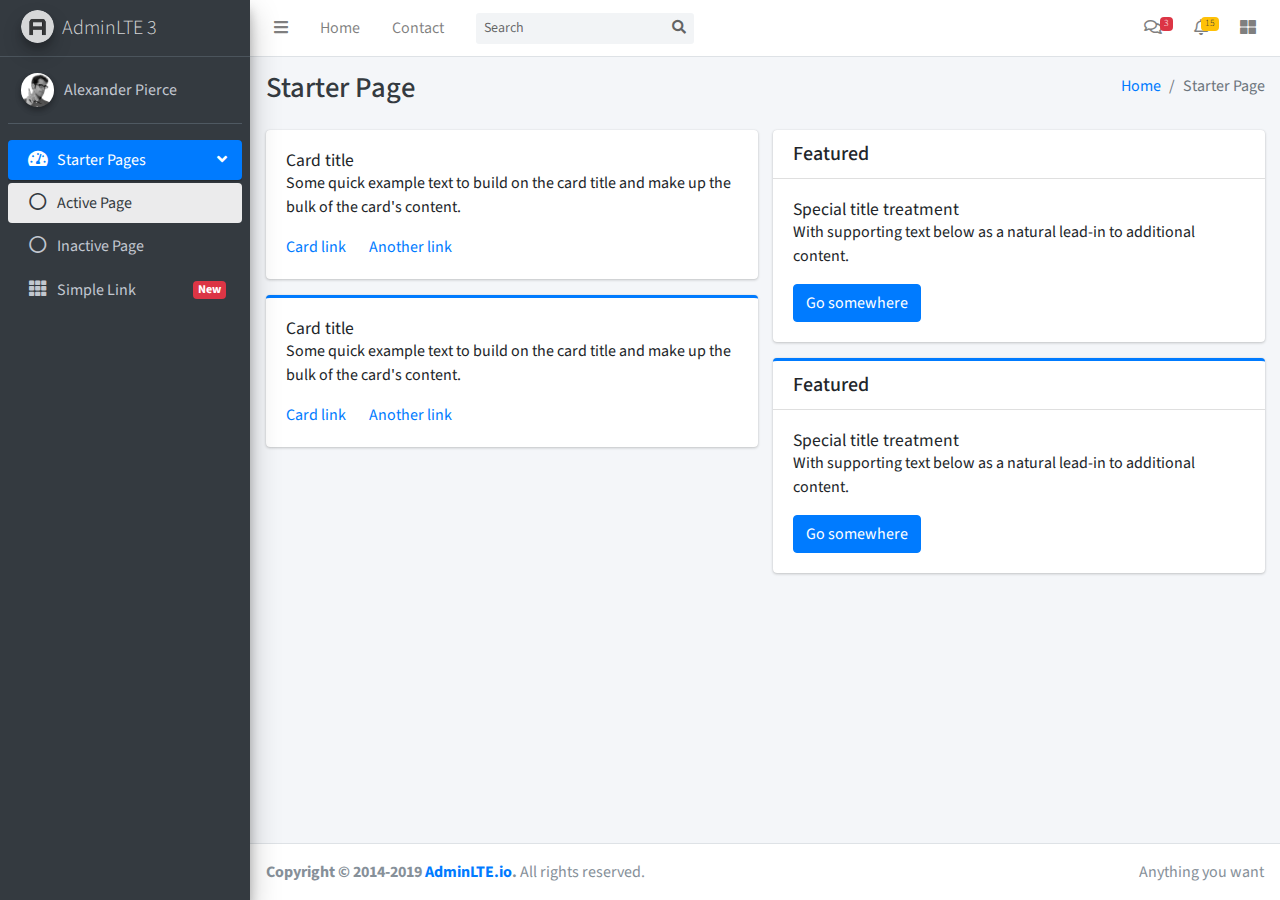
<file: DictionaryClone/DictionaryTheme/AdminLTE-3.0.4/starter.html>
<!DOCTYPE html>
<!--
This is a starter template page. Use this page to start your new project from
scratch. This page gets rid of all links and provides the needed markup only.
-->
<html lang="en">
<head>
  <meta charset="utf-8">
  <meta name="viewport" content="width=device-width, initial-scale=1">
  <meta http-equiv="x-ua-compatible" content="ie=edge">

  <title>AdminLTE 3 | Starter</title>

  <!-- Font Awesome Icons -->
  <link rel="stylesheet" href="plugins/fontawesome-free/css/all.min.css">
  <!-- Theme style -->
  <link rel="stylesheet" href="dist/css/adminlte.min.css">
  <!-- Google Font: Source Sans Pro -->
  <link href="https://fonts.googleapis.com/css?family=Source+Sans+Pro:300,400,400i,700" rel="stylesheet">
</head>
<body class="hold-transition sidebar-mini">
<div class="wrapper">

  <!-- Navbar -->
  <nav class="main-header navbar navbar-expand navbar-white navbar-light">
    <!-- Left navbar links -->
    <ul class="navbar-nav">
      <li class="nav-item">
        <a class="nav-link" data-widget="pushmenu" href="#" role="button"><i class="fas fa-bars"></i></a>
      </li>
      <li class="nav-item d-none d-sm-inline-block">
        <a href="index3.html" class="nav-link">Home</a>
      </li>
      <li class="nav-item d-none d-sm-inline-block">
        <a href="#" class="nav-link">Contact</a>
      </li>
    </ul>

    <!-- SEARCH FORM -->
    <form class="form-inline ml-3">
      <div class="input-group input-group-sm">
        <input class="form-control form-control-navbar" type="search" placeholder="Search" aria-label="Search">
        <div class="input-group-append">
          <button class="btn btn-navbar" type="submit">
            <i class="fas fa-search"></i>
          </button>
        </div>
      </div>
    </form>

    <!-- Right navbar links -->
    <ul class="navbar-nav ml-auto">
      <!-- Messages Dropdown Menu -->
      <li class="nav-item dropdown">
        <a class="nav-link" data-toggle="dropdown" href="#">
          <i class="far fa-comments"></i>
          <span class="badge badge-danger navbar-badge">3</span>
        </a>
        <div class="dropdown-menu dropdown-menu-lg dropdown-menu-right">
          <a href="#" class="dropdown-item">
            <!-- Message Start -->
            <div class="media">
              <img src="dist/img/user1-128x128.jpg" alt="User Avatar" class="img-size-50 mr-3 img-circle">
              <div class="media-body">
                <h3 class="dropdown-item-title">
                  Brad Diesel
                  <span class="float-right text-sm text-danger"><i class="fas fa-star"></i></span>
                </h3>
                <p class="text-sm">Call me whenever you can...</p>
                <p class="text-sm text-muted"><i class="far fa-clock mr-1"></i> 4 Hours Ago</p>
              </div>
            </div>
            <!-- Message End -->
          </a>
          <div class="dropdown-divider"></div>
          <a href="#" class="dropdown-item">
            <!-- Message Start -->
            <div class="media">
              <img src="dist/img/user8-128x128.jpg" alt="User Avatar" class="img-size-50 img-circle mr-3">
              <div class="media-body">
                <h3 class="dropdown-item-title">
                  John Pierce
                  <span class="float-right text-sm text-muted"><i class="fas fa-star"></i></span>
                </h3>
                <p class="text-sm">I got your message bro</p>
                <p class="text-sm text-muted"><i class="far fa-clock mr-1"></i> 4 Hours Ago</p>
              </div>
            </div>
            <!-- Message End -->
          </a>
          <div class="dropdown-divider"></div>
          <a href="#" class="dropdown-item">
            <!-- Message Start -->
            <div class="media">
              <img src="dist/img/user3-128x128.jpg" alt="User Avatar" class="img-size-50 img-circle mr-3">
              <div class="media-body">
                <h3 class="dropdown-item-title">
                  Nora Silvester
                  <span class="float-right text-sm text-warning"><i class="fas fa-star"></i></span>
                </h3>
                <p class="text-sm">The subject goes here</p>
                <p class="text-sm text-muted"><i class="far fa-clock mr-1"></i> 4 Hours Ago</p>
              </div>
            </div>
            <!-- Message End -->
          </a>
          <div class="dropdown-divider"></div>
          <a href="#" class="dropdown-item dropdown-footer">See All Messages</a>
        </div>
      </li>
      <!-- Notifications Dropdown Menu -->
      <li class="nav-item dropdown">
        <a class="nav-link" data-toggle="dropdown" href="#">
          <i class="far fa-bell"></i>
          <span class="badge badge-warning navbar-badge">15</span>
        </a>
        <div class="dropdown-menu dropdown-menu-lg dropdown-menu-right">
          <span class="dropdown-header">15 Notifications</span>
          <div class="dropdown-divider"></div>
          <a href="#" class="dropdown-item">
            <i class="fas fa-envelope mr-2"></i> 4 new messages
            <span class="float-right text-muted text-sm">3 mins</span>
          </a>
          <div class="dropdown-divider"></div>
          <a href="#" class="dropdown-item">
            <i class="fas fa-users mr-2"></i> 8 friend requests
            <span class="float-right text-muted text-sm">12 hours</span>
          </a>
          <div class="dropdown-divider"></div>
          <a href="#" class="dropdown-item">
            <i class="fas fa-file mr-2"></i> 3 new reports
            <span class="float-right text-muted text-sm">2 days</span>
          </a>
          <div class="dropdown-divider"></div>
          <a href="#" class="dropdown-item dropdown-footer">See All Notifications</a>
        </div>
      </li>
      <li class="nav-item">
        <a class="nav-link" data-widget="control-sidebar" data-slide="true" href="#" role="button"><i
            class="fas fa-th-large"></i></a>
      </li>
    </ul>
  </nav>
  <!-- /.navbar -->

  <!-- Main Sidebar Container -->
  <aside class="main-sidebar sidebar-dark-primary elevation-4">
    <!-- Brand Logo -->
    <a href="index3.html" class="brand-link">
      <img src="dist/img/AdminLTELogo.png" alt="AdminLTE Logo" class="brand-image img-circle elevation-3"
           style="opacity: .8">
      <span class="brand-text font-weight-light">AdminLTE 3</span>
    </a>

    <!-- Sidebar -->
    <div class="sidebar">
      <!-- Sidebar user panel (optional) -->
      <div class="user-panel mt-3 pb-3 mb-3 d-flex">
        <div class="image">
          <img src="dist/img/user2-160x160.jpg" class="img-circle elevation-2" alt="User Image">
        </div>
        <div class="info">
          <a href="#" class="d-block">Alexander Pierce</a>
        </div>
      </div>

      <!-- Sidebar Menu -->
      <nav class="mt-2">
        <ul class="nav nav-pills nav-sidebar flex-column" data-widget="treeview" role="menu" data-accordion="false">
          <!-- Add icons to the links using the .nav-icon class
               with font-awesome or any other icon font library -->
          <li class="nav-item has-treeview menu-open">
            <a href="#" class="nav-link active">
              <i class="nav-icon fas fa-tachometer-alt"></i>
              <p>
                Starter Pages
                <i class="right fas fa-angle-left"></i>
              </p>
            </a>
            <ul class="nav nav-treeview">
              <li class="nav-item">
                <a href="#" class="nav-link active">
                  <i class="far fa-circle nav-icon"></i>
                  <p>Active Page</p>
                </a>
              </li>
              <li class="nav-item">
                <a href="#" class="nav-link">
                  <i class="far fa-circle nav-icon"></i>
                  <p>Inactive Page</p>
                </a>
              </li>
            </ul>
          </li>
          <li class="nav-item">
            <a href="#" class="nav-link">
              <i class="nav-icon fas fa-th"></i>
              <p>
                Simple Link
                <span class="right badge badge-danger">New</span>
              </p>
            </a>
          </li>
        </ul>
      </nav>
      <!-- /.sidebar-menu -->
    </div>
    <!-- /.sidebar -->
  </aside>

  <!-- Content Wrapper. Contains page content -->
  <div class="content-wrapper">
    <!-- Content Header (Page header) -->
    <div class="content-header">
      <div class="container-fluid">
        <div class="row mb-2">
          <div class="col-sm-6">
            <h1 class="m-0 text-dark">Starter Page</h1>
          </div><!-- /.col -->
          <div class="col-sm-6">
            <ol class="breadcrumb float-sm-right">
              <li class="breadcrumb-item"><a href="#">Home</a></li>
              <li class="breadcrumb-item active">Starter Page</li>
            </ol>
          </div><!-- /.col -->
        </div><!-- /.row -->
      </div><!-- /.container-fluid -->
    </div>
    <!-- /.content-header -->

    <!-- Main content -->
    <div class="content">
      <div class="container-fluid">
        <div class="row">
          <div class="col-lg-6">
            <div class="card">
              <div class="card-body">
                <h5 class="card-title">Card title</h5>

                <p class="card-text">
                  Some quick example text to build on the card title and make up the bulk of the card's
                  content.
                </p>

                <a href="#" class="card-link">Card link</a>
                <a href="#" class="card-link">Another link</a>
              </div>
            </div>

            <div class="card card-primary card-outline">
              <div class="card-body">
                <h5 class="card-title">Card title</h5>

                <p class="card-text">
                  Some quick example text to build on the card title and make up the bulk of the card's
                  content.
                </p>
                <a href="#" class="card-link">Card link</a>
                <a href="#" class="card-link">Another link</a>
              </div>
            </div><!-- /.card -->
          </div>
          <!-- /.col-md-6 -->
          <div class="col-lg-6">
            <div class="card">
              <div class="card-header">
                <h5 class="m-0">Featured</h5>
              </div>
              <div class="card-body">
                <h6 class="card-title">Special title treatment</h6>

                <p class="card-text">With supporting text below as a natural lead-in to additional content.</p>
                <a href="#" class="btn btn-primary">Go somewhere</a>
              </div>
            </div>

            <div class="card card-primary card-outline">
              <div class="card-header">
                <h5 class="m-0">Featured</h5>
              </div>
              <div class="card-body">
                <h6 class="card-title">Special title treatment</h6>

                <p class="card-text">With supporting text below as a natural lead-in to additional content.</p>
                <a href="#" class="btn btn-primary">Go somewhere</a>
              </div>
            </div>
          </div>
          <!-- /.col-md-6 -->
        </div>
        <!-- /.row -->
      </div><!-- /.container-fluid -->
    </div>
    <!-- /.content -->
  </div>
  <!-- /.content-wrapper -->

  <!-- Control Sidebar -->
  <aside class="control-sidebar control-sidebar-dark">
    <!-- Control sidebar content goes here -->
    <div class="p-3">
      <h5>Title</h5>
      <p>Sidebar content</p>
    </div>
  </aside>
  <!-- /.control-sidebar -->

  <!-- Main Footer -->
  <footer class="main-footer">
    <!-- To the right -->
    <div class="float-right d-none d-sm-inline">
      Anything you want
    </div>
    <!-- Default to the left -->
    <strong>Copyright &copy; 2014-2019 <a href="https://adminlte.io">AdminLTE.io</a>.</strong> All rights reserved.
  </footer>
</div>
<!-- ./wrapper -->

<!-- REQUIRED SCRIPTS -->

<!-- jQuery -->
<script src="plugins/jquery/jquery.min.js"></script>
<!-- Bootstrap 4 -->
<script src="plugins/bootstrap/js/bootstrap.bundle.min.js"></script>
<!-- AdminLTE App -->
<script src="dist/js/adminlte.min.js"></script>
</body>
</html>
</file>
<file: DictionaryClone/DictionaryTheme/AdminLTE-3.0.4/plugins/daterangepicker/daterangepicker.css>
.daterangepicker {
  position: absolute;
  color: inherit;
  background-color: #fff;
  border-radius: 4px;
  border: 1px solid #ddd;
  width: 278px;
  max-width: none;
  padding: 0;
  margin-top: 7px;
  top: 100px;
  left: 20px;
  z-index: 3001;
  display: none;
  font-family: arial;
  font-size: 15px;
  line-height: 1em;
}

.daterangepicker:before, .daterangepicker:after {
  position: absolute;
  display: inline-block;
  border-bottom-color: rgba(0, 0, 0, 0.2);
  content: '';
}

.daterangepicker:before {
  top: -7px;
  border-right: 7px solid transparent;
  border-left: 7px solid transparent;
  border-bottom: 7px solid #ccc;
}

.daterangepicker:after {
  top: -6px;
  border-right: 6px solid transparent;
  border-bottom: 6px solid #fff;
  border-left: 6px solid transparent;
}

.daterangepicker.opensleft:before {
  right: 9px;
}

.daterangepicker.opensleft:after {
  right: 10px;
}

.daterangepicker.openscenter:before {
  left: 0;
  right: 0;
  width: 0;
  margin-left: auto;
  margin-right: auto;
}

.daterangepicker.openscenter:after {
  left: 0;
  right: 0;
  width: 0;
  margin-left: auto;
  margin-right: auto;
}

.daterangepicker.opensright:before {
  left: 9px;
}

.daterangepicker.opensright:after {
  left: 10px;
}

.daterangepicker.drop-up {
  margin-top: -7px;
}

.daterangepicker.drop-up:before {
  top: initial;
  bottom: -7px;
  border-bottom: initial;
  border-top: 7px solid #ccc;
}

.daterangepicker.drop-up:after {
  top: initial;
  bottom: -6px;
  border-bottom: initial;
  border-top: 6px solid #fff;
}

.daterangepicker.single .daterangepicker .ranges, .daterangepicker.single .drp-calendar {
  float: none;
}

.daterangepicker.single .drp-selected {
  display: none;
}

.daterangepicker.show-calendar .drp-calendar {
  display: block;
}

.daterangepicker.show-calendar .drp-buttons {
  display: block;
}

.daterangepicker.auto-apply .drp-buttons {
  display: none;
}

.daterangepicker .drp-calendar {
  display: none;
  max-width: 270px;
}

.daterangepicker .drp-calendar.left {
  padding: 8px 0 8px 8px;
}

.daterangepicker .drp-calendar.right {
  padding: 8px;
}

.daterangepicker .drp-calendar.single .calendar-table {
  border: none;
}

.daterangepicker .calendar-table .next span, .daterangepicker .calendar-table .prev span {
  color: #fff;
  border: solid black;
  border-width: 0 2px 2px 0;
  border-radius: 0;
  display: inline-block;
  padding: 3px;
}

.daterangepicker .calendar-table .next span {
  transform: rotate(-45deg);
  -webkit-transform: rotate(-45deg);
}

.daterangepicker .calendar-table .prev span {
  transform: rotate(135deg);
  -webkit-transform: rotate(135deg);
}

.daterangepicker .calendar-table th, .daterangepicker .calendar-table td {
  white-space: nowrap;
  text-align: center;
  vertical-align: middle;
  min-width: 32px;
  width: 32px;
  height: 24px;
  line-height: 24px;
  font-size: 12px;
  border-radius: 4px;
  border: 1px solid transparent;
  white-space: nowrap;
  cursor: pointer;
}

.daterangepicker .calendar-table {
  border: 1px solid #fff;
  border-radius: 4px;
  background-color: #fff;
}

.daterangepicker .calendar-table table {
  width: 100%;
  margin: 0;
  border-spacing: 0;
  border-collapse: collapse;
}

.daterangepicker td.available:hover, .daterangepicker th.available:hover {
  background-color: #eee;
  border-color: transparent;
  color: inherit;
}

.daterangepicker td.week, .daterangepicker th.week {
  font-size: 80%;
  color: #ccc;
}

.daterangepicker td.off, .daterangepicker td.off.in-range, .daterangepicker td.off.start-date, .daterangepicker td.off.end-date {
  background-color: #fff;
  border-color: transparent;
  color: #999;
}

.daterangepicker td.in-range {
  background-color: #ebf4f8;
  border-color: transparent;
  color: #000;
  border-radius: 0;
}

.daterangepicker td.start-date {
  border-radius: 4px 0 0 4px;
}

.daterangepicker td.end-date {
  border-radius: 0 4px 4px 0;
}

.daterangepicker td.start-date.end-date {
  border-radius: 4px;
}

.daterangepicker td.active, .daterangepicker td.active:hover {
  background-color: #357ebd;
  border-color: transparent;
  color: #fff;
}

.daterangepicker th.month {
  width: auto;
}

.daterangepicker td.disabled, .daterangepicker option.disabled {
  color: #999;
  cursor: not-allowed;
  text-decoration: line-through;
}

.daterangepicker select.monthselect, .daterangepicker select.yearselect {
  font-size: 12px;
  padding: 1px;
  height: auto;
  margin: 0;
  cursor: default;
}

.daterangepicker select.monthselect {
  margin-right: 2%;
  width: 56%;
}

.daterangepicker select.yearselect {
  width: 40%;
}

.daterangepicker select.hourselect, .daterangepicker select.minuteselect, .daterangepicker select.secondselect, .daterangepicker select.ampmselect {
  width: 50px;
  margin: 0 auto;
  background: #eee;
  border: 1px solid #eee;
  padding: 2px;
  outline: 0;
  font-size: 12px;
}

.daterangepicker .calendar-time {
  text-align: center;
  margin: 4px auto 0 auto;
  line-height: 30px;
  position: relative;
}

.daterangepicker .calendar-time select.disabled {
  color: #ccc;
  cursor: not-allowed;
}

.daterangepicker .drp-buttons {
  clear: both;
  text-align: right;
  padding: 8px;
  border-top: 1px solid #ddd;
  display: none;
  line-height: 12px;
  vertical-align: middle;
}

.daterangepicker .drp-selected {
  display: inline-block;
  font-size: 12px;
  padding-right: 8px;
}

.daterangepicker .drp-buttons .btn {
  margin-left: 8px;
  font-size: 12px;
  font-weight: bold;
  padding: 4px 8px;
}

.daterangepicker.show-ranges.single.rtl .drp-calendar.left {
  border-right: 1px solid #ddd;
}

.daterangepicker.show-ranges.single.ltr .drp-calendar.left {
  border-left: 1px solid #ddd;
}

.daterangepicker.show-ranges.rtl .drp-calendar.right {
  border-right: 1px solid #ddd;
}

.daterangepicker.show-ranges.ltr .drp-calendar.left {
  border-left: 1px solid #ddd;
}

.daterangepicker .ranges {
  float: none;
  text-align: left;
  margin: 0;
}

.daterangepicker.show-calendar .ranges {
  margin-top: 8px;
}

.daterangepicker .ranges ul {
  list-style: none;
  margin: 0 auto;
  padding: 0;
  width: 100%;
}

.daterangepicker .ranges li {
  font-size: 12px;
  padding: 8px 12px;
  cursor: pointer;
}

.daterangepicker .ranges li:hover {
  background-color: #eee;
}

.daterangepicker .ranges li.active {
  background-color: #08c;
  color: #fff;
}

/*  Larger Screen Styling */
@media (min-width: 564px) {
  .daterangepicker {
    width: auto;
  }

  .daterangepicker .ranges ul {
    width: 140px;
  }

  .daterangepicker.single .ranges ul {
    width: 100%;
  }

  .daterangepicker.single .drp-calendar.left {
    clear: none;
  }

  .daterangepicker.single .ranges, .daterangepicker.single .drp-calendar {
    float: left;
  }

  .daterangepicker {
    direction: ltr;
    text-align: left;
  }

  .daterangepicker .drp-calendar.left {
    clear: left;
    margin-right: 0;
  }

  .daterangepicker .drp-calendar.left .calendar-table {
    border-right: none;
    border-top-right-radius: 0;
    border-bottom-right-radius: 0;
  }

  .daterangepicker .drp-calendar.right {
    margin-left: 0;
  }

  .daterangepicker .drp-calendar.right .calendar-table {
    border-left: none;
    border-top-left-radius: 0;
    border-bottom-left-radius: 0;
  }

  .daterangepicker .drp-calendar.left .calendar-table {
    padding-right: 8px;
  }

  .daterangepicker .ranges, .daterangepicker .drp-calendar {
    float: left;
  }
}

@media (min-width: 730px) {
  .daterangepicker .ranges {
    width: auto;
  }

  .daterangepicker .ranges {
    float: left;
  }

  .daterangepicker.rtl .ranges {
    float: right;
  }

  .daterangepicker .drp-calendar.left {
    clear: none !important;
  }
}
</file>
<file: DictionaryClone/DictionaryTheme/AdminLTE-3.0.4/plugins/summernote/summernote-bs4.css>
/*!
 * 
 * Super simple wysiwyg editor v0.8.16
 * https://summernote.org
 * 
 * 
 * Copyright 2013- Alan Hong. and other contributors
 * summernote may be freely distributed under the MIT license.
 * 
 * Date: 2020-02-19T09:12Z
 * 
 */
@font-face {
  font-family: "summernote";
  font-style: normal;
  font-weight: 400;
  font-display: auto;
  src: url(font/summernote.eot);
  src: url(font/summernote.eot?#iefix) format("embedded-opentype"), url(font/summernote.woff2) format("woff2"), url(font/summernote.woff) format("woff"), url(font/summernote.ttf) format("truetype");}


[class^="note-icon"]:before,
[class*=" note-icon"]:before {
  display: inline-block;
  font-family: summernote;
  font-style: normal;
  font-size: inherit;
  text-decoration: inherit;
  text-rendering: auto;
  text-transform: none;
  vertical-align: middle;
  -moz-osx-font-smoothing: grayscale;
  -webkit-font-smoothing: antialiased;
  speak: none;
}


.note-icon-fw {
  text-align: center;
  width: 1.25em;
}

.note-icon-border {
  border: solid 0.08em #eee;
  border-radius: 0.1em;
  padding: 0.2em 0.25em 0.15em;
}

.note-icon-pull-left {
  float: left;
}

.note-icon-pull-right {
  float: right;
}

.note-icon.note-icon-pull-left {
  margin-right: 0.3em;
}

.note-icon.note-icon-pull-right {
  margin-left: 0.3em;
}


.note-icon-align::before {
  content: "\ea01";
}

.note-icon-align-center::before {
  content: "\ea02";
}

.note-icon-align-indent::before {
  content: "\ea03";
}

.note-icon-align-justify::before {
  content: "\ea04";
}

.note-icon-align-left::before {
  content: "\ea05";
}

.note-icon-align-outdent::before {
  content: "\ea06";
}

.note-icon-align-right::before {
  content: "\ea07";
}

.note-icon-arrow-circle-down::before {
  content: "\ea08";
}

.note-icon-arrow-circle-left::before {
  content: "\ea09";
}

.note-icon-arrow-circle-right::before {
  content: "\ea0a";
}

.note-icon-arrow-circle-up::before {
  content: "\ea0b";
}

.note-icon-arrows-alt::before {
  content: "\ea0c";
}

.note-icon-arrows-h::before {
  content: "\ea0d";
}

.note-icon-arrows-v::before {
  content: "\ea0e";
}

.note-icon-bold::before {
  content: "\ea0f";
}

.note-icon-caret::before {
  content: "\ea10";
}

.note-icon-chain-broken::before {
  content: "\ea11";
}

.note-icon-circle::before {
  content: "\ea12";
}

.note-icon-close::before {
  content: "\ea13";
}

.note-icon-code::before {
  content: "\ea14";
}

.note-icon-col-after::before {
  content: "\ea15";
}

.note-icon-col-before::before {
  content: "\ea16";
}

.note-icon-col-remove::before {
  content: "\ea17";
}

.note-icon-eraser::before {
  content: "\ea18";
}

.note-icon-float-left::before {
  content: "\ea19";
}

.note-icon-float-none::before {
  content: "\ea1a";
}

.note-icon-float-right::before {
  content: "\ea1b";
}

.note-icon-font::before {
  content: "\ea1c";
}

.note-icon-frame::before {
  content: "\ea1d";
}

.note-icon-italic::before {
  content: "\ea1e";
}

.note-icon-link::before {
  content: "\ea1f";
}

.note-icon-magic::before {
  content: "\ea20";
}

.note-icon-menu-check::before {
  content: "\ea21";
}

.note-icon-minus::before {
  content: "\ea22";
}

.note-icon-orderedlist::before {
  content: "\ea23";
}

.note-icon-pencil::before {
  content: "\ea24";
}

.note-icon-picture::before {
  content: "\ea25";
}

.note-icon-question::before {
  content: "\ea26";
}

.note-icon-redo::before {
  content: "\ea27";
}

.note-icon-rollback::before {
  content: "\ea28";
}

.note-icon-row-above::before {
  content: "\ea29";
}

.note-icon-row-below::before {
  content: "\ea2a";
}

.note-icon-row-remove::before {
  content: "\ea2b";
}

.note-icon-special-character::before {
  content: "\ea2c";
}

.note-icon-square::before {
  content: "\ea2d";
}

.note-icon-strikethrough::before {
  content: "\ea2e";
}

.note-icon-subscript::before {
  content: "\ea2f";
}

.note-icon-summernote::before {
  content: "\ea30";
}

.note-icon-superscript::before {
  content: "\ea31";
}

.note-icon-table::before {
  content: "\ea32";
}

.note-icon-text-height::before {
  content: "\ea33";
}

.note-icon-trash::before {
  content: "\ea34";
}

.note-icon-underline::before {
  content: "\ea35";
}

.note-icon-undo::before {
  content: "\ea36";
}

.note-icon-unorderedlist::before {
  content: "\ea37";
}

.note-icon-video::before {
  content: "\ea38";
}


.note-editor{position:relative}.note-editor .note-dropzone{position:absolute;display:none;z-index:100;color:#87cefa;background-color:#fff;opacity:.95}.note-editor .note-dropzone .note-dropzone-message{display:table-cell;vertical-align:middle;text-align:center;font-size:28px;font-weight:700}.note-editor .note-dropzone.hover{color:#098ddf}.note-editor.dragover .note-dropzone{display:table}.note-editor .note-editing-area{position:relative}.note-editor .note-editing-area .note-editable{outline:none}.note-editor .note-editing-area .note-editable sup{vertical-align:super}.note-editor .note-editing-area .note-editable sub{vertical-align:sub}.note-editor .note-editing-area .note-editable img.note-float-left{margin-right:10px}.note-editor .note-editing-area .note-editable img.note-float-right{margin-left:10px}.note-editor.note-frame,.note-editor.note-airframe{border:1px solid #a9a9a9}.note-editor.note-frame.codeview .note-editing-area .note-editable,.note-editor.note-airframe.codeview .note-editing-area .note-editable{display:none}.note-editor.note-frame.codeview .note-editing-area .note-codable,.note-editor.note-airframe.codeview .note-editing-area .note-codable{display:block}.note-editor.note-frame .note-editing-area,.note-editor.note-airframe .note-editing-area{overflow:hidden}.note-editor.note-frame .note-editing-area .note-editable,.note-editor.note-airframe .note-editing-area .note-editable{background-color:#fff;color:#000;padding:10px;overflow:auto;word-wrap:break-word}.note-editor.note-frame .note-editing-area .note-editable[contenteditable=false],.note-editor.note-airframe .note-editing-area .note-editable[contenteditable=false]{background-color:#e5e5e5}.note-editor.note-frame .note-editing-area .note-codable,.note-editor.note-airframe .note-editing-area .note-codable{display:none;width:100%;padding:10px;border:none;box-shadow:none;font-family:Menlo,Monaco,monospace,sans-serif;font-size:14px;color:#ccc;background-color:#222;resize:none;outline:none;-ms-box-sizing:border-box;box-sizing:border-box;border-radius:0;margin-bottom:0}.note-editor.note-frame.fullscreen,.note-editor.note-airframe.fullscreen{position:fixed;top:0;left:0;width:100% !important;z-index:1050}.note-editor.note-frame.fullscreen .note-editable,.note-editor.note-airframe.fullscreen .note-editable{background-color:#fff}.note-editor.note-frame.fullscreen .note-resizebar,.note-editor.note-airframe.fullscreen .note-resizebar{display:none}.note-editor.note-frame .note-status-output,.note-editor.note-airframe .note-status-output{display:block;width:100%;font-size:14px;line-height:1.42857143;height:20px;margin-bottom:0;color:#000;border:0;border-top:1px solid #e2e2e2}.note-editor.note-frame .note-status-output:empty,.note-editor.note-airframe .note-status-output:empty{height:0;border-top:0 solid transparent}.note-editor.note-frame .note-status-output .pull-right,.note-editor.note-airframe .note-status-output .pull-right{float:right !important}.note-editor.note-frame .note-status-output .text-muted,.note-editor.note-airframe .note-status-output .text-muted{color:#777}.note-editor.note-frame .note-status-output .text-primary,.note-editor.note-airframe .note-status-output .text-primary{color:#286090}.note-editor.note-frame .note-status-output .text-success,.note-editor.note-airframe .note-status-output .text-success{color:#3c763d}.note-editor.note-frame .note-status-output .text-info,.note-editor.note-airframe .note-status-output .text-info{color:#31708f}.note-editor.note-frame .note-status-output .text-warning,.note-editor.note-airframe .note-status-output .text-warning{color:#8a6d3b}.note-editor.note-frame .note-status-output .text-danger,.note-editor.note-airframe .note-status-output .text-danger{color:#a94442}.note-editor.note-frame .note-status-output .alert,.note-editor.note-airframe .note-status-output .alert{margin:-7px 0 0 0;padding:7px 10px 2px 10px;border-radius:0;color:#000;background-color:#f5f5f5}.note-editor.note-frame .note-status-output .alert .note-icon,.note-editor.note-airframe .note-status-output .alert .note-icon{margin-right:5px}.note-editor.note-frame .note-status-output .alert-success,.note-editor.note-airframe .note-status-output .alert-success{color:#3c763d !important;background-color:#dff0d8 !important}.note-editor.note-frame .note-status-output .alert-info,.note-editor.note-airframe .note-status-output .alert-info{color:#31708f !important;background-color:#d9edf7 !important}.note-editor.note-frame .note-status-output .alert-warning,.note-editor.note-airframe .note-status-output .alert-warning{color:#8a6d3b !important;background-color:#fcf8e3 !important}.note-editor.note-frame .note-status-output .alert-danger,.note-editor.note-airframe .note-status-output .alert-danger{color:#a94442 !important;background-color:#f2dede !important}.note-editor.note-frame .note-statusbar,.note-editor.note-airframe .note-statusbar{background-color:#f5f5f5;border-bottom-left-radius:4px;border-bottom-right-radius:4px;border-top:1px solid #ddd}.note-editor.note-frame .note-statusbar .note-resizebar,.note-editor.note-airframe .note-statusbar .note-resizebar{padding-top:1px;height:9px;width:100%;cursor:ns-resize}.note-editor.note-frame .note-statusbar .note-resizebar .note-icon-bar,.note-editor.note-airframe .note-statusbar .note-resizebar .note-icon-bar{width:20px;margin:1px auto;border-top:1px solid #a9a9a9}.note-editor.note-frame .note-statusbar.locked .note-resizebar,.note-editor.note-airframe .note-statusbar.locked .note-resizebar{cursor:default}.note-editor.note-frame .note-statusbar.locked .note-resizebar .note-icon-bar,.note-editor.note-airframe .note-statusbar.locked .note-resizebar .note-icon-bar{display:none}.note-editor.note-frame .note-placeholder,.note-editor.note-airframe .note-placeholder{padding:10px}.note-editor.note-airframe{border:0}.note-editor.note-airframe .note-editing-area .note-editable{padding:0}.note-popover.popover{display:none;max-width:none}.note-popover.popover .popover-content a{display:inline-block;max-width:200px;overflow:hidden;text-overflow:ellipsis;white-space:nowrap;vertical-align:middle}.note-popover.popover .arrow{left:20px !important}.note-toolbar{position:relative}.note-popover .popover-content,.note-toolbar{margin:0;padding:0 0 5px 5px}.note-popover .popover-content>.note-btn-group,.note-toolbar>.note-btn-group{margin-top:5px;margin-left:0;margin-right:5px}.note-popover .popover-content .note-btn-group .note-table,.note-toolbar .note-btn-group .note-table{min-width:0;padding:5px}.note-popover .popover-content .note-btn-group .note-table .note-dimension-picker,.note-toolbar .note-btn-group .note-table .note-dimension-picker{font-size:18px}.note-popover .popover-content .note-btn-group .note-table .note-dimension-picker .note-dimension-picker-mousecatcher,.note-toolbar .note-btn-group .note-table .note-dimension-picker .note-dimension-picker-mousecatcher{position:absolute !important;z-index:3;width:10em;height:10em;cursor:pointer}.note-popover .popover-content .note-btn-group .note-table .note-dimension-picker .note-dimension-picker-unhighlighted,.note-toolbar .note-btn-group .note-table .note-dimension-picker .note-dimension-picker-unhighlighted{position:relative !important;z-index:1;width:5em;height:5em;background:url("[data-uri]") repeat}.note-popover .popover-content .note-btn-group .note-table .note-dimension-picker .note-dimension-picker-highlighted,.note-toolbar .note-btn-group .note-table .note-dimension-picker .note-dimension-picker-highlighted{position:absolute !important;z-index:2;width:1em;height:1em;background:url("[data-uri]") repeat}.note-popover .popover-content .note-style .dropdown-style blockquote,.note-popover .popover-content .note-style .dropdown-style pre,.note-toolbar .note-style .dropdown-style blockquote,.note-toolbar .note-style .dropdown-style pre{margin:0;padding:5px 10px}.note-popover .popover-content .note-style .dropdown-style h1,.note-popover .popover-content .note-style .dropdown-style h2,.note-popover .popover-content .note-style .dropdown-style h3,.note-popover .popover-content .note-style .dropdown-style h4,.note-popover .popover-content .note-style .dropdown-style h5,.note-popover .popover-content .note-style .dropdown-style h6,.note-popover .popover-content .note-style .dropdown-style p,.note-toolbar .note-style .dropdown-style h1,.note-toolbar .note-style .dropdown-style h2,.note-toolbar .note-style .dropdown-style h3,.note-toolbar .note-style .dropdown-style h4,.note-toolbar .note-style .dropdown-style h5,.note-toolbar .note-style .dropdown-style h6,.note-toolbar .note-style .dropdown-style p{margin:0;padding:0}.note-popover .popover-content .note-color-all .note-dropdown-menu,.note-toolbar .note-color-all .note-dropdown-menu{min-width:337px}.note-popover .popover-content .note-color .dropdown-toggle,.note-toolbar .note-color .dropdown-toggle{width:20px;padding-left:5px}.note-popover .popover-content .note-color .note-dropdown-menu .note-palette,.note-toolbar .note-color .note-dropdown-menu .note-palette{display:inline-block;margin:0;width:160px}.note-popover .popover-content .note-color .note-dropdown-menu .note-palette:first-child,.note-toolbar .note-color .note-dropdown-menu .note-palette:first-child{margin:0 5px}.note-popover .popover-content .note-color .note-dropdown-menu .note-palette .note-palette-title,.note-toolbar .note-color .note-dropdown-menu .note-palette .note-palette-title{font-size:12px;margin:2px 7px;text-align:center;border-bottom:1px solid #eee}.note-popover .popover-content .note-color .note-dropdown-menu .note-palette .note-color-reset,.note-popover .popover-content .note-color .note-dropdown-menu .note-palette .note-color-select,.note-toolbar .note-color .note-dropdown-menu .note-palette .note-color-reset,.note-toolbar .note-color .note-dropdown-menu .note-palette .note-color-select{font-size:11px;margin:3px;padding:0 3px;cursor:pointer;width:100%;border-radius:5px}.note-popover .popover-content .note-color .note-dropdown-menu .note-palette .note-color-reset:hover,.note-popover .popover-content .note-color .note-dropdown-menu .note-palette .note-color-select:hover,.note-toolbar .note-color .note-dropdown-menu .note-palette .note-color-reset:hover,.note-toolbar .note-color .note-dropdown-menu .note-palette .note-color-select:hover{background:#eee}.note-popover .popover-content .note-color .note-dropdown-menu .note-palette .note-color-row,.note-toolbar .note-color .note-dropdown-menu .note-palette .note-color-row{height:20px}.note-popover .popover-content .note-color .note-dropdown-menu .note-palette .note-color-select-btn,.note-toolbar .note-color .note-dropdown-menu .note-palette .note-color-select-btn{display:none}.note-popover .popover-content .note-color .note-dropdown-menu .note-palette .note-holder-custom .note-color-btn,.note-toolbar .note-color .note-dropdown-menu .note-palette .note-holder-custom .note-color-btn{border:1px solid #eee}.note-popover .popover-content .note-para .note-dropdown-menu,.note-toolbar .note-para .note-dropdown-menu{min-width:216px;padding:5px}.note-popover .popover-content .note-para .note-dropdown-menu>div:first-child,.note-toolbar .note-para .note-dropdown-menu>div:first-child{margin-right:5px}.note-popover .popover-content .note-dropdown-menu,.note-toolbar .note-dropdown-menu{min-width:160px}.note-popover .popover-content .note-dropdown-menu.right,.note-toolbar .note-dropdown-menu.right{right:0;left:auto}.note-popover .popover-content .note-dropdown-menu.right::before,.note-toolbar .note-dropdown-menu.right::before{right:9px;left:auto !important}.note-popover .popover-content .note-dropdown-menu.right::after,.note-toolbar .note-dropdown-menu.right::after{right:10px;left:auto !important}.note-popover .popover-content .note-dropdown-menu.note-check a i,.note-toolbar .note-dropdown-menu.note-check a i{color:#00bfff;visibility:hidden}.note-popover .popover-content .note-dropdown-menu.note-check a.checked i,.note-toolbar .note-dropdown-menu.note-check a.checked i{visibility:visible}.note-popover .popover-content .note-fontsize-10,.note-toolbar .note-fontsize-10{font-size:10px}.note-popover .popover-content .note-color-palette,.note-toolbar .note-color-palette{line-height:1}.note-popover .popover-content .note-color-palette div .note-color-btn,.note-toolbar .note-color-palette div .note-color-btn{width:20px;height:20px;padding:0;margin:0;border:1px solid #fff}.note-popover .popover-content .note-color-palette div .note-color-btn:hover,.note-toolbar .note-color-palette div .note-color-btn:hover{border:1px solid #000}.note-modal .modal-dialog{outline:0;border-radius:5px;box-shadow:0 3px 9px rgba(0,0,0,.5)}.note-modal .form-group{margin-left:0;margin-right:0}.note-modal .note-modal-form{margin:0}.note-modal .note-image-dialog .note-dropzone{min-height:100px;font-size:30px;line-height:4;color:#d3d3d3;text-align:center;border:4px dashed #d3d3d3;margin-bottom:10px}@-moz-document url-prefix(){.note-modal .note-image-input{height:auto}}.note-placeholder{position:absolute;display:none;color:gray}.note-handle .note-control-selection{position:absolute;display:none;border:1px solid #000}.note-handle .note-control-selection>div{position:absolute}.note-handle .note-control-selection .note-control-selection-bg{width:100%;height:100%;background-color:#000;-webkit-opacity:.3;-khtml-opacity:.3;-moz-opacity:.3;opacity:.3;-ms-filter:progid:DXImageTransform.Microsoft.Alpha(opacity=30);filter:alpha(opacity=30)}.note-handle .note-control-selection .note-control-handle,.note-handle .note-control-selection .note-control-sizing,.note-handle .note-control-selection .note-control-holder{width:7px;height:7px;border:1px solid #000}.note-handle .note-control-selection .note-control-sizing{background-color:#000}.note-handle .note-control-selection .note-control-nw{top:-5px;left:-5px;border-right:none;border-bottom:none}.note-handle .note-control-selection .note-control-ne{top:-5px;right:-5px;border-bottom:none;border-left:none}.note-handle .note-control-selection .note-control-sw{bottom:-5px;left:-5px;border-top:none;border-right:none}.note-handle .note-control-selection .note-control-se{right:-5px;bottom:-5px;cursor:se-resize}.note-handle .note-control-selection .note-control-se.note-control-holder{cursor:default;border-top:none;border-left:none}.note-handle .note-control-selection .note-control-selection-info{right:0;bottom:0;padding:5px;margin:5px;color:#fff;background-color:#000;font-size:12px;border-radius:5px;-webkit-opacity:.7;-khtml-opacity:.7;-moz-opacity:.7;opacity:.7;-ms-filter:progid:DXImageTransform.Microsoft.Alpha(opacity=70);filter:alpha(opacity=70)}.note-hint-popover{min-width:100px;padding:2px}.note-hint-popover .popover-content{padding:3px;max-height:150px;overflow:auto}.note-hint-popover .popover-content .note-hint-group .note-hint-item{display:block !important;padding:3px}.note-hint-popover .popover-content .note-hint-group .note-hint-item.active,.note-hint-popover .popover-content .note-hint-group .note-hint-item:hover{display:block;clear:both;font-weight:400;line-height:1.4;color:#fff;white-space:nowrap;text-decoration:none;background-color:#428bca;outline:0;cursor:pointer}.note-toolbar .note-btn{background:#fff;border-color:#dae0e5;padding:.28rem .65rem;font-size:13px}
</file>
<file: DictionaryClone/DictionaryTheme/Login_Admin/vendor/daterangepicker/daterangepicker.css>
.daterangepicker {
  position: absolute;
  color: inherit;
  background-color: #fff;
  border-radius: 4px;
  width: 278px;
  padding: 4px;
  margin-top: 1px;
  top: 100px;
  left: 20px;
  /* Calendars */ }
  .daterangepicker:before, .daterangepicker:after {
    position: absolute;
    display: inline-block;
    border-bottom-color: rgba(0, 0, 0, 0.2);
    content: ''; }
  .daterangepicker:before {
    top: -7px;
    border-right: 7px solid transparent;
    border-left: 7px solid transparent;
    border-bottom: 7px solid #ccc; }
  .daterangepicker:after {
    top: -6px;
    border-right: 6px solid transparent;
    border-bottom: 6px solid #fff;
    border-left: 6px solid transparent; }
  .daterangepicker.opensleft:before {
    right: 9px; }
  .daterangepicker.opensleft:after {
    right: 10px; }
  .daterangepicker.openscenter:before {
    left: 0;
    right: 0;
    width: 0;
    margin-left: auto;
    margin-right: auto; }
  .daterangepicker.openscenter:after {
    left: 0;
    right: 0;
    width: 0;
    margin-left: auto;
    margin-right: auto; }
  .daterangepicker.opensright:before {
    left: 9px; }
  .daterangepicker.opensright:after {
    left: 10px; }
  .daterangepicker.dropup {
    margin-top: -5px; }
    .daterangepicker.dropup:before {
      top: initial;
      bottom: -7px;
      border-bottom: initial;
      border-top: 7px solid #ccc; }
    .daterangepicker.dropup:after {
      top: initial;
      bottom: -6px;
      border-bottom: initial;
      border-top: 6px solid #fff; }
  .daterangepicker.dropdown-menu {
    max-width: none;
    z-index: 3001; }
  .daterangepicker.single .ranges, .daterangepicker.single .calendar {
    float: none; }
  .daterangepicker.show-calendar .calendar {
    display: block; }
  .daterangepicker .calendar {
    display: none;
    max-width: 270px;
    margin: 4px; }
    .daterangepicker .calendar.single .calendar-table {
      border: none; }
    .daterangepicker .calendar th, .daterangepicker .calendar td {
      white-space: nowrap;
      text-align: center;
      min-width: 32px; }
  .daterangepicker .calendar-table {
    border: 1px solid #fff;
    padding: 4px;
    border-radius: 4px;
    background-color: #fff; }
  .daterangepicker table {
    width: 100%;
    margin: 0; }
  .daterangepicker td, .daterangepicker th {
    text-align: center;
    width: 20px;
    height: 20px;
    border-radius: 4px;
    border: 1px solid transparent;
    white-space: nowrap;
    cursor: pointer; }
    .daterangepicker td.available:hover, .daterangepicker th.available:hover {
      background-color: #eee;
      border-color: transparent;
      color: inherit; }
    .daterangepicker td.week, .daterangepicker th.week {
      font-size: 80%;
      color: #ccc; }
  .daterangepicker td.off, .daterangepicker td.off.in-range, .daterangepicker td.off.start-date, .daterangepicker td.off.end-date {
    background-color: #fff;
    border-color: transparent;
    color: #999; }
  .daterangepicker td.in-range {
    background-color: #ebf4f8;
    border-color: transparent;
    color: #000;
    border-radius: 0; }
  .daterangepicker td.start-date {
    border-radius: 4px 0 0 4px; }
  .daterangepicker td.end-date {
    border-radius: 0 4px 4px 0; }
  .daterangepicker td.start-date.end-date {
    border-radius: 4px; }
  .daterangepicker td.active, .daterangepicker td.active:hover {
    background-color: #357ebd;
    border-color: transparent;
    color: #fff; }
  .daterangepicker th.month {
    width: auto; }
  .daterangepicker td.disabled, .daterangepicker option.disabled {
    color: #999;
    cursor: not-allowed;
    text-decoration: line-through; }
  .daterangepicker select.monthselect, .daterangepicker select.yearselect {
    font-size: 12px;
    padding: 1px;
    height: auto;
    margin: 0;
    cursor: default; }
  .daterangepicker select.monthselect {
    margin-right: 2%;
    width: 56%; }
  .daterangepicker select.yearselect {
    width: 40%; }
  .daterangepicker select.hourselect, .daterangepicker select.minuteselect, .daterangepicker select.secondselect, .daterangepicker select.ampmselect {
    width: 50px;
    margin-bottom: 0; }
  .daterangepicker .input-mini {
    border: 1px solid #ccc;
    border-radius: 4px;
    color: #555;
    height: 30px;
    line-height: 30px;
    display: block;
    vertical-align: middle;
    margin: 0 0 5px 0;
    padding: 0 6px 0 28px;
    width: 100%; }
    .daterangepicker .input-mini.active {
      border: 1px solid #08c;
      border-radius: 4px; }
  .daterangepicker .daterangepicker_input {
    position: relative; }
    .daterangepicker .daterangepicker_input i {
      position: absolute;
      left: 8px;
      top: 8px; }
  .daterangepicker.rtl .input-mini {
    padding-right: 28px;
    padding-left: 6px; }
  .daterangepicker.rtl .daterangepicker_input i {
    left: auto;
    right: 8px; }
  .daterangepicker .calendar-time {
    text-align: center;
    margin: 5px auto;
    line-height: 30px;
    position: relative;
    padding-left: 28px; }
    .daterangepicker .calendar-time select.disabled {
      color: #ccc;
      cursor: not-allowed; }

.ranges {
  font-size: 11px;
  float: none;
  margin: 4px;
  text-align: left; }
  .ranges ul {
    list-style: none;
    margin: 0 auto;
    padding: 0;
    width: 100%; }
  .ranges li {
    font-size: 13px;
    background-color: #f5f5f5;
    border: 1px solid #f5f5f5;
    border-radius: 4px;
    color: #08c;
    padding: 3px 12px;
    margin-bottom: 8px;
    cursor: pointer; }
    .ranges li:hover {
      background-color: #08c;
      border: 1px solid #08c;
      color: #fff; }
    .ranges li.active {
      background-color: #08c;
      border: 1px solid #08c;
      color: #fff; }

/*  Larger Screen Styling */
@media (min-width: 564px) {
  .daterangepicker {
    width: auto; }
    .daterangepicker .ranges ul {
      width: 160px; }
    .daterangepicker.single .ranges ul {
      width: 100%; }
    .daterangepicker.single .calendar.left {
      clear: none; }
    .daterangepicker.single.ltr .ranges, .daterangepicker.single.ltr .calendar {
      float: left; }
    .daterangepicker.single.rtl .ranges, .daterangepicker.single.rtl .calendar {
      float: right; }
    .daterangepicker.ltr {
      direction: ltr;
      text-align: left; }
      .daterangepicker.ltr .calendar.left {
        clear: left;
        margin-right: 0; }
        .daterangepicker.ltr .calendar.left .calendar-table {
          border-right: none;
          border-top-right-radius: 0;
          border-bottom-right-radius: 0; }
      .daterangepicker.ltr .calendar.right {
        margin-left: 0; }
        .daterangepicker.ltr .calendar.right .calendar-table {
          border-left: none;
          border-top-left-radius: 0;
          border-bottom-left-radius: 0; }
      .daterangepicker.ltr .left .daterangepicker_input {
        padding-right: 12px; }
      .daterangepicker.ltr .calendar.left .calendar-table {
        padding-right: 12px; }
      .daterangepicker.ltr .ranges, .daterangepicker.ltr .calendar {
        float: left; }
    .daterangepicker.rtl {
      direction: rtl;
      text-align: right; }
      .daterangepicker.rtl .calendar.left {
        clear: right;
        margin-left: 0; }
        .daterangepicker.rtl .calendar.left .calendar-table {
          border-left: none;
          border-top-left-radius: 0;
          border-bottom-left-radius: 0; }
      .daterangepicker.rtl .calendar.right {
        margin-right: 0; }
        .daterangepicker.rtl .calendar.right .calendar-table {
          border-right: none;
          border-top-right-radius: 0;
          border-bottom-right-radius: 0; }
      .daterangepicker.rtl .left .daterangepicker_input {
        padding-left: 12px; }
      .daterangepicker.rtl .calendar.left .calendar-table {
        padding-left: 12px; }
      .daterangepicker.rtl .ranges, .daterangepicker.rtl .calendar {
        text-align: right;
        float: right; } }
@media (min-width: 730px) {
  .daterangepicker .ranges {
    width: auto; }
  .daterangepicker.ltr .ranges {
    float: left; }
  .daterangepicker.rtl .ranges {
    float: right; }
  .daterangepicker .calendar.left {
    clear: none !important; } }
</file>
<file: DictionaryClone/DictionaryTheme/Login_Admin/css/util.css>
/*[ FONT SIZE ]
///////////////////////////////////////////////////////////
*/
.fs-1 {font-size: 1px;}
.fs-2 {font-size: 2px;}
.fs-3 {font-size: 3px;}
.fs-4 {font-size: 4px;}
.fs-5 {font-size: 5px;}
.fs-6 {font-size: 6px;}
.fs-7 {font-size: 7px;}
.fs-8 {font-size: 8px;}
.fs-9 {font-size: 9px;}
.fs-10 {font-size: 10px;}
.fs-11 {font-size: 11px;}
.fs-12 {font-size: 12px;}
.fs-13 {font-size: 13px;}
.fs-14 {font-size: 14px;}
.fs-15 {font-size: 15px;}
.fs-16 {font-size: 16px;}
.fs-17 {font-size: 17px;}
.fs-18 {font-size: 18px;}
.fs-19 {font-size: 19px;}
.fs-20 {font-size: 20px;}
.fs-21 {font-size: 21px;}
.fs-22 {font-size: 22px;}
.fs-23 {font-size: 23px;}
.fs-24 {font-size: 24px;}
.fs-25 {font-size: 25px;}
.fs-26 {font-size: 26px;}
.fs-27 {font-size: 27px;}
.fs-28 {font-size: 28px;}
.fs-29 {font-size: 29px;}
.fs-30 {font-size: 30px;}
.fs-31 {font-size: 31px;}
.fs-32 {font-size: 32px;}
.fs-33 {font-size: 33px;}
.fs-34 {font-size: 34px;}
.fs-35 {font-size: 35px;}
.fs-36 {font-size: 36px;}
.fs-37 {font-size: 37px;}
.fs-38 {font-size: 38px;}
.fs-39 {font-size: 39px;}
.fs-40 {font-size: 40px;}
.fs-41 {font-size: 41px;}
.fs-42 {font-size: 42px;}
.fs-43 {font-size: 43px;}
.fs-44 {font-size: 44px;}
.fs-45 {font-size: 45px;}
.fs-46 {font-size: 46px;}
.fs-47 {font-size: 47px;}
.fs-48 {font-size: 48px;}
.fs-49 {font-size: 49px;}
.fs-50 {font-size: 50px;}
.fs-51 {font-size: 51px;}
.fs-52 {font-size: 52px;}
.fs-53 {font-size: 53px;}
.fs-54 {font-size: 54px;}
.fs-55 {font-size: 55px;}
.fs-56 {font-size: 56px;}
.fs-57 {font-size: 57px;}
.fs-58 {font-size: 58px;}
.fs-59 {font-size: 59px;}
.fs-60 {font-size: 60px;}
.fs-61 {font-size: 61px;}
.fs-62 {font-size: 62px;}
.fs-63 {font-size: 63px;}
.fs-64 {font-size: 64px;}
.fs-65 {font-size: 65px;}
.fs-66 {font-size: 66px;}
.fs-67 {font-size: 67px;}
.fs-68 {font-size: 68px;}
.fs-69 {font-size: 69px;}
.fs-70 {font-size: 70px;}
.fs-71 {font-size: 71px;}
.fs-72 {font-size: 72px;}
.fs-73 {font-size: 73px;}
.fs-74 {font-size: 74px;}
.fs-75 {font-size: 75px;}
.fs-76 {font-size: 76px;}
.fs-77 {font-size: 77px;}
.fs-78 {font-size: 78px;}
.fs-79 {font-size: 79px;}
.fs-80 {font-size: 80px;}
.fs-81 {font-size: 81px;}
.fs-82 {font-size: 82px;}
.fs-83 {font-size: 83px;}
.fs-84 {font-size: 84px;}
.fs-85 {font-size: 85px;}
.fs-86 {font-size: 86px;}
.fs-87 {font-size: 87px;}
.fs-88 {font-size: 88px;}
.fs-89 {font-size: 89px;}
.fs-90 {font-size: 90px;}
.fs-91 {font-size: 91px;}
.fs-92 {font-size: 92px;}
.fs-93 {font-size: 93px;}
.fs-94 {font-size: 94px;}
.fs-95 {font-size: 95px;}
.fs-96 {font-size: 96px;}
.fs-97 {font-size: 97px;}
.fs-98 {font-size: 98px;}
.fs-99 {font-size: 99px;}
.fs-100 {font-size: 100px;}
.fs-101 {font-size: 101px;}
.fs-102 {font-size: 102px;}
.fs-103 {font-size: 103px;}
.fs-104 {font-size: 104px;}
.fs-105 {font-size: 105px;}
.fs-106 {font-size: 106px;}
.fs-107 {font-size: 107px;}
.fs-108 {font-size: 108px;}
.fs-109 {font-size: 109px;}
.fs-110 {font-size: 110px;}
.fs-111 {font-size: 111px;}
.fs-112 {font-size: 112px;}
.fs-113 {font-size: 113px;}
.fs-114 {font-size: 114px;}
.fs-115 {font-size: 115px;}
.fs-116 {font-size: 116px;}
.fs-117 {font-size: 117px;}
.fs-118 {font-size: 118px;}
.fs-119 {font-size: 119px;}
.fs-120 {font-size: 120px;}
.fs-121 {font-size: 121px;}
.fs-122 {font-size: 122px;}
.fs-123 {font-size: 123px;}
.fs-124 {font-size: 124px;}
.fs-125 {font-size: 125px;}
.fs-126 {font-size: 126px;}
.fs-127 {font-size: 127px;}
.fs-128 {font-size: 128px;}
.fs-129 {font-size: 129px;}
.fs-130 {font-size: 130px;}
.fs-131 {font-size: 131px;}
.fs-132 {font-size: 132px;}
.fs-133 {font-size: 133px;}
.fs-134 {font-size: 134px;}
.fs-135 {font-size: 135px;}
.fs-136 {font-size: 136px;}
.fs-137 {font-size: 137px;}
.fs-138 {font-size: 138px;}
.fs-139 {font-size: 139px;}
.fs-140 {font-size: 140px;}
.fs-141 {font-size: 141px;}
.fs-142 {font-size: 142px;}
.fs-143 {font-size: 143px;}
.fs-144 {font-size: 144px;}
.fs-145 {font-size: 145px;}
.fs-146 {font-size: 146px;}
.fs-147 {font-size: 147px;}
.fs-148 {font-size: 148px;}
.fs-149 {font-size: 149px;}
.fs-150 {font-size: 150px;}
.fs-151 {font-size: 151px;}
.fs-152 {font-size: 152px;}
.fs-153 {font-size: 153px;}
.fs-154 {font-size: 154px;}
.fs-155 {font-size: 155px;}
.fs-156 {font-size: 156px;}
.fs-157 {font-size: 157px;}
.fs-158 {font-size: 158px;}
.fs-159 {font-size: 159px;}
.fs-160 {font-size: 160px;}
.fs-161 {font-size: 161px;}
.fs-162 {font-size: 162px;}
.fs-163 {font-size: 163px;}
.fs-164 {font-size: 164px;}
.fs-165 {font-size: 165px;}
.fs-166 {font-size: 166px;}
.fs-167 {font-size: 167px;}
.fs-168 {font-size: 168px;}
.fs-169 {font-size: 169px;}
.fs-170 {font-size: 170px;}
.fs-171 {font-size: 171px;}
.fs-172 {font-size: 172px;}
.fs-173 {font-size: 173px;}
.fs-174 {font-size: 174px;}
.fs-175 {font-size: 175px;}
.fs-176 {font-size: 176px;}
.fs-177 {font-size: 177px;}
.fs-178 {font-size: 178px;}
.fs-179 {font-size: 179px;}
.fs-180 {font-size: 180px;}
.fs-181 {font-size: 181px;}
.fs-182 {font-size: 182px;}
.fs-183 {font-size: 183px;}
.fs-184 {font-size: 184px;}
.fs-185 {font-size: 185px;}
.fs-186 {font-size: 186px;}
.fs-187 {font-size: 187px;}
.fs-188 {font-size: 188px;}
.fs-189 {font-size: 189px;}
.fs-190 {font-size: 190px;}
.fs-191 {font-size: 191px;}
.fs-192 {font-size: 192px;}
.fs-193 {font-size: 193px;}
.fs-194 {font-size: 194px;}
.fs-195 {font-size: 195px;}
.fs-196 {font-size: 196px;}
.fs-197 {font-size: 197px;}
.fs-198 {font-size: 198px;}
.fs-199 {font-size: 199px;}
.fs-200 {font-size: 200px;}

/*[ PADDING ]
///////////////////////////////////////////////////////////
*/
.p-t-0 {padding-top: 0px;}
.p-t-1 {padding-top: 1px;}
.p-t-2 {padding-top: 2px;}
.p-t-3 {padding-top: 3px;}
.p-t-4 {padding-top: 4px;}
.p-t-5 {padding-top: 5px;}
.p-t-6 {padding-top: 6px;}
.p-t-7 {padding-top: 7px;}
.p-t-8 {padding-top: 8px;}
.p-t-9 {padding-top: 9px;}
.p-t-10 {padding-top: 10px;}
.p-t-11 {padding-top: 11px;}
.p-t-12 {padding-top: 12px;}
.p-t-13 {padding-top: 13px;}
.p-t-14 {padding-top: 14px;}
.p-t-15 {padding-top: 15px;}
.p-t-16 {padding-top: 16px;}
.p-t-17 {padding-top: 17px;}
.p-t-18 {padding-top: 18px;}
.p-t-19 {padding-top: 19px;}
.p-t-20 {padding-top: 20px;}
.p-t-21 {padding-top: 21px;}
.p-t-22 {padding-top: 22px;}
.p-t-23 {padding-top: 23px;}
.p-t-24 {padding-top: 24px;}
.p-t-25 {padding-top: 25px;}
.p-t-26 {padding-top: 26px;}
.p-t-27 {padding-top: 27px;}
.p-t-28 {padding-top: 28px;}
.p-t-29 {padding-top: 29px;}
.p-t-30 {padding-top: 30px;}
.p-t-31 {padding-top: 31px;}
.p-t-32 {padding-top: 32px;}
.p-t-33 {padding-top: 33px;}
.p-t-34 {padding-top: 34px;}
.p-t-35 {padding-top: 35px;}
.p-t-36 {padding-top: 36px;}
.p-t-37 {padding-top: 37px;}
.p-t-38 {padding-top: 38px;}
.p-t-39 {padding-top: 39px;}
.p-t-40 {padding-top: 40px;}
.p-t-41 {padding-top: 41px;}
.p-t-42 {padding-top: 42px;}
.p-t-43 {padding-top: 43px;}
.p-t-44 {padding-top: 44px;}
.p-t-45 {padding-top: 45px;}
.p-t-46 {padding-top: 46px;}
.p-t-47 {padding-top: 47px;}
.p-t-48 {padding-top: 48px;}
.p-t-49 {padding-top: 49px;}
.p-t-50 {padding-top: 50px;}
.p-t-51 {padding-top: 51px;}
.p-t-52 {padding-top: 52px;}
.p-t-53 {padding-top: 53px;}
.p-t-54 {padding-top: 54px;}
.p-t-55 {padding-top: 55px;}
.p-t-56 {padding-top: 56px;}
.p-t-57 {padding-top: 57px;}
.p-t-58 {padding-top: 58px;}
.p-t-59 {padding-top: 59px;}
.p-t-60 {padding-top: 60px;}
.p-t-61 {padding-top: 61px;}
.p-t-62 {padding-top: 62px;}
.p-t-63 {padding-top: 63px;}
.p-t-64 {padding-top: 64px;}
.p-t-65 {padding-top: 65px;}
.p-t-66 {padding-top: 66px;}
.p-t-67 {padding-top: 67px;}
.p-t-68 {padding-top: 68px;}
.p-t-69 {padding-top: 69px;}
.p-t-70 {padding-top: 70px;}
.p-t-71 {padding-top: 71px;}
.p-t-72 {padding-top: 72px;}
.p-t-73 {padding-top: 73px;}
.p-t-74 {padding-top: 74px;}
.p-t-75 {padding-top: 75px;}
.p-t-76 {padding-top: 76px;}
.p-t-77 {padding-top: 77px;}
.p-t-78 {padding-top: 78px;}
.p-t-79 {padding-top: 79px;}
.p-t-80 {padding-top: 80px;}
.p-t-81 {padding-top: 81px;}
.p-t-82 {padding-top: 82px;}
.p-t-83 {padding-top: 83px;}
.p-t-84 {padding-top: 84px;}
.p-t-85 {padding-top: 85px;}
.p-t-86 {padding-top: 86px;}
.p-t-87 {padding-top: 87px;}
.p-t-88 {padding-top: 88px;}
.p-t-89 {padding-top: 89px;}
.p-t-90 {padding-top: 90px;}
.p-t-91 {padding-top: 91px;}
.p-t-92 {padding-top: 92px;}
.p-t-93 {padding-top: 93px;}
.p-t-94 {padding-top: 94px;}
.p-t-95 {padding-top: 95px;}
.p-t-96 {padding-top: 96px;}
.p-t-97 {padding-top: 97px;}
.p-t-98 {padding-top: 98px;}
.p-t-99 {padding-top: 99px;}
.p-t-100 {padding-top: 100px;}
.p-t-101 {padding-top: 101px;}
.p-t-102 {padding-top: 102px;}
.p-t-103 {padding-top: 103px;}
.p-t-104 {padding-top: 104px;}
.p-t-105 {padding-top: 105px;}
.p-t-106 {padding-top: 106px;}
.p-t-107 {padding-top: 107px;}
.p-t-108 {padding-top: 108px;}
.p-t-109 {padding-top: 109px;}
.p-t-110 {padding-top: 110px;}
.p-t-111 {padding-top: 111px;}
.p-t-112 {padding-top: 112px;}
.p-t-113 {padding-top: 113px;}
.p-t-114 {padding-top: 114px;}
.p-t-115 {padding-top: 115px;}
.p-t-116 {padding-top: 116px;}
.p-t-117 {padding-top: 117px;}
.p-t-118 {padding-top: 118px;}
.p-t-119 {padding-top: 119px;}
.p-t-120 {padding-top: 120px;}
.p-t-121 {padding-top: 121px;}
.p-t-122 {padding-top: 122px;}
.p-t-123 {padding-top: 123px;}
.p-t-124 {padding-top: 124px;}
.p-t-125 {padding-top: 125px;}
.p-t-126 {padding-top: 126px;}
.p-t-127 {padding-top: 127px;}
.p-t-128 {padding-top: 128px;}
.p-t-129 {padding-top: 129px;}
.p-t-130 {padding-top: 130px;}
.p-t-131 {padding-top: 131px;}
.p-t-132 {padding-top: 132px;}
.p-t-133 {padding-top: 133px;}
.p-t-134 {padding-top: 134px;}
.p-t-135 {padding-top: 135px;}
.p-t-136 {padding-top: 136px;}
.p-t-137 {padding-top: 137px;}
.p-t-138 {padding-top: 138px;}
.p-t-139 {padding-top: 139px;}
.p-t-140 {padding-top: 140px;}
.p-t-141 {padding-top: 141px;}
.p-t-142 {padding-top: 142px;}
.p-t-143 {padding-top: 143px;}
.p-t-144 {padding-top: 144px;}
.p-t-145 {padding-top: 145px;}
.p-t-146 {padding-top: 146px;}
.p-t-147 {padding-top: 147px;}
.p-t-148 {padding-top: 148px;}
.p-t-149 {padding-top: 149px;}
.p-t-150 {padding-top: 150px;}
.p-t-151 {padding-top: 151px;}
.p-t-152 {padding-top: 152px;}
.p-t-153 {padding-top: 153px;}
.p-t-154 {padding-top: 154px;}
.p-t-155 {padding-top: 155px;}
.p-t-156 {padding-top: 156px;}
.p-t-157 {padding-top: 157px;}
.p-t-158 {padding-top: 158px;}
.p-t-159 {padding-top: 159px;}
.p-t-160 {padding-top: 160px;}
.p-t-161 {padding-top: 161px;}
.p-t-162 {padding-top: 162px;}
.p-t-163 {padding-top: 163px;}
.p-t-164 {padding-top: 164px;}
.p-t-165 {padding-top: 165px;}
.p-t-166 {padding-top: 166px;}
.p-t-167 {padding-top: 167px;}
.p-t-168 {padding-top: 168px;}
.p-t-169 {padding-top: 169px;}
.p-t-170 {padding-top: 170px;}
.p-t-171 {padding-top: 171px;}
.p-t-172 {padding-top: 172px;}
.p-t-173 {padding-top: 173px;}
.p-t-174 {padding-top: 174px;}
.p-t-175 {padding-top: 175px;}
.p-t-176 {padding-top: 176px;}
.p-t-177 {padding-top: 177px;}
.p-t-178 {padding-top: 178px;}
.p-t-179 {padding-top: 179px;}
.p-t-180 {padding-top: 180px;}
.p-t-181 {padding-top: 181px;}
.p-t-182 {padding-top: 182px;}
.p-t-183 {padding-top: 183px;}
.p-t-184 {padding-top: 184px;}
.p-t-185 {padding-top: 185px;}
.p-t-186 {padding-top: 186px;}
.p-t-187 {padding-top: 187px;}
.p-t-188 {padding-top: 188px;}
.p-t-189 {padding-top: 189px;}
.p-t-190 {padding-top: 190px;}
.p-t-191 {padding-top: 191px;}
.p-t-192 {padding-top: 192px;}
.p-t-193 {padding-top: 193px;}
.p-t-194 {padding-top: 194px;}
.p-t-195 {padding-top: 195px;}
.p-t-196 {padding-top: 196px;}
.p-t-197 {padding-top: 197px;}
.p-t-198 {padding-top: 198px;}
.p-t-199 {padding-top: 199px;}
.p-t-200 {padding-top: 200px;}
.p-t-201 {padding-top: 201px;}
.p-t-202 {padding-top: 202px;}
.p-t-203 {padding-top: 203px;}
.p-t-204 {padding-top: 204px;}
.p-t-205 {padding-top: 205px;}
.p-t-206 {padding-top: 206px;}
.p-t-207 {padding-top: 207px;}
.p-t-208 {padding-top: 208px;}
.p-t-209 {padding-top: 209px;}
.p-t-210 {padding-top: 210px;}
.p-t-211 {padding-top: 211px;}
.p-t-212 {padding-top: 212px;}
.p-t-213 {padding-top: 213px;}
.p-t-214 {padding-top: 214px;}
.p-t-215 {padding-top: 215px;}
.p-t-216 {padding-top: 216px;}
.p-t-217 {padding-top: 217px;}
.p-t-218 {padding-top: 218px;}
.p-t-219 {padding-top: 219px;}
.p-t-220 {padding-top: 220px;}
.p-t-221 {padding-top: 221px;}
.p-t-222 {padding-top: 222px;}
.p-t-223 {padding-top: 223px;}
.p-t-224 {padding-top: 224px;}
.p-t-225 {padding-top: 225px;}
.p-t-226 {padding-top: 226px;}
.p-t-227 {padding-top: 227px;}
.p-t-228 {padding-top: 228px;}
.p-t-229 {padding-top: 229px;}
.p-t-230 {padding-top: 230px;}
.p-t-231 {padding-top: 231px;}
.p-t-232 {padding-top: 232px;}
.p-t-233 {padding-top: 233px;}
.p-t-234 {padding-top: 234px;}
.p-t-235 {padding-top: 235px;}
.p-t-236 {padding-top: 236px;}
.p-t-237 {padding-top: 237px;}
.p-t-238 {padding-top: 238px;}
.p-t-239 {padding-top: 239px;}
.p-t-240 {padding-top: 240px;}
.p-t-241 {padding-top: 241px;}
.p-t-242 {padding-top: 242px;}
.p-t-243 {padding-top: 243px;}
.p-t-244 {padding-top: 244px;}
.p-t-245 {padding-top: 245px;}
.p-t-246 {padding-top: 246px;}
.p-t-247 {padding-top: 247px;}
.p-t-248 {padding-top: 248px;}
.p-t-249 {padding-top: 249px;}
.p-t-250 {padding-top: 250px;}
.p-b-0 {padding-bottom: 0px;}
.p-b-1 {padding-bottom: 1px;}
.p-b-2 {padding-bottom: 2px;}
.p-b-3 {padding-bottom: 3px;}
.p-b-4 {padding-bottom: 4px;}
.p-b-5 {padding-bottom: 5px;}
.p-b-6 {padding-bottom: 6px;}
.p-b-7 {padding-bottom: 7px;}
.p-b-8 {padding-bottom: 8px;}
.p-b-9 {padding-bottom: 9px;}
.p-b-10 {padding-bottom: 10px;}
.p-b-11 {padding-bottom: 11px;}
.p-b-12 {padding-bottom: 12px;}
.p-b-13 {padding-bottom: 13px;}
.p-b-14 {padding-bottom: 14px;}
.p-b-15 {padding-bottom: 15px;}
.p-b-16 {padding-bottom: 16px;}
.p-b-17 {padding-bottom: 17px;}
.p-b-18 {padding-bottom: 18px;}
.p-b-19 {padding-bottom: 19px;}
.p-b-20 {padding-bottom: 20px;}
.p-b-21 {padding-bottom: 21px;}
.p-b-22 {padding-bottom: 22px;}
.p-b-23 {padding-bottom: 23px;}
.p-b-24 {padding-bottom: 24px;}
.p-b-25 {padding-bottom: 25px;}
.p-b-26 {padding-bottom: 26px;}
.p-b-27 {padding-bottom: 27px;}
.p-b-28 {padding-bottom: 28px;}
.p-b-29 {padding-bottom: 29px;}
.p-b-30 {padding-bottom: 30px;}
.p-b-31 {padding-bottom: 31px;}
.p-b-32 {padding-bottom: 32px;}
.p-b-33 {padding-bottom: 33px;}
.p-b-34 {padding-bottom: 34px;}
.p-b-35 {padding-bottom: 35px;}
.p-b-36 {padding-bottom: 36px;}
.p-b-37 {padding-bottom: 37px;}
.p-b-38 {padding-bottom: 38px;}
.p-b-39 {padding-bottom: 39px;}
.p-b-40 {padding-bottom: 40px;}
.p-b-41 {padding-bottom: 41px;}
.p-b-42 {padding-bottom: 42px;}
.p-b-43 {padding-bottom: 43px;}
.p-b-44 {padding-bottom: 44px;}
.p-b-45 {padding-bottom: 45px;}
.p-b-46 {padding-bottom: 46px;}
.p-b-47 {padding-bottom: 47px;}
.p-b-48 {padding-bottom: 48px;}
.p-b-49 {padding-bottom: 49px;}
.p-b-50 {padding-bottom: 50px;}
.p-b-51 {padding-bottom: 51px;}
.p-b-52 {padding-bottom: 52px;}
.p-b-53 {padding-bottom: 53px;}
.p-b-54 {padding-bottom: 54px;}
.p-b-55 {padding-bottom: 55px;}
.p-b-56 {padding-bottom: 56px;}
.p-b-57 {padding-bottom: 57px;}
.p-b-58 {padding-bottom: 58px;}
.p-b-59 {padding-bottom: 59px;}
.p-b-60 {padding-bottom: 60px;}
.p-b-61 {padding-bottom: 61px;}
.p-b-62 {padding-bottom: 62px;}
.p-b-63 {padding-bottom: 63px;}
.p-b-64 {padding-bottom: 64px;}
.p-b-65 {padding-bottom: 65px;}
.p-b-66 {padding-bottom: 66px;}
.p-b-67 {padding-bottom: 67px;}
.p-b-68 {padding-bottom: 68px;}
.p-b-69 {padding-bottom: 69px;}
.p-b-70 {padding-bottom: 70px;}
.p-b-71 {padding-bottom: 71px;}
.p-b-72 {padding-bottom: 72px;}
.p-b-73 {padding-bottom: 73px;}
.p-b-74 {padding-bottom: 74px;}
.p-b-75 {padding-bottom: 75px;}
.p-b-76 {padding-bottom: 76px;}
.p-b-77 {padding-bottom: 77px;}
.p-b-78 {padding-bottom: 78px;}
.p-b-79 {padding-bottom: 79px;}
.p-b-80 {padding-bottom: 80px;}
.p-b-81 {padding-bottom: 81px;}
.p-b-82 {padding-bottom: 82px;}
.p-b-83 {padding-bottom: 83px;}
.p-b-84 {padding-bottom: 84px;}
.p-b-85 {padding-bottom: 85px;}
.p-b-86 {padding-bottom: 86px;}
.p-b-87 {padding-bottom: 87px;}
.p-b-88 {padding-bottom: 88px;}
.p-b-89 {padding-bottom: 89px;}
.p-b-90 {padding-bottom: 90px;}
.p-b-91 {padding-bottom: 91px;}
.p-b-92 {padding-bottom: 92px;}
.p-b-93 {padding-bottom: 93px;}
.p-b-94 {padding-bottom: 94px;}
.p-b-95 {padding-bottom: 95px;}
.p-b-96 {padding-bottom: 96px;}
.p-b-97 {padding-bottom: 97px;}
.p-b-98 {padding-bottom: 98px;}
.p-b-99 {padding-bottom: 99px;}
.p-b-100 {padding-bottom: 100px;}
.p-b-101 {padding-bottom: 101px;}
.p-b-102 {padding-bottom: 102px;}
.p-b-103 {padding-bottom: 103px;}
.p-b-104 {padding-bottom: 104px;}
.p-b-105 {padding-bottom: 105px;}
.p-b-106 {padding-bottom: 106px;}
.p-b-107 {padding-bottom: 107px;}
.p-b-108 {padding-bottom: 108px;}
.p-b-109 {padding-bottom: 109px;}
.p-b-110 {padding-bottom: 110px;}
.p-b-111 {padding-bottom: 111px;}
.p-b-112 {padding-bottom: 112px;}
.p-b-113 {padding-bottom: 113px;}
.p-b-114 {padding-bottom: 114px;}
.p-b-115 {padding-bottom: 115px;}
.p-b-116 {padding-bottom: 116px;}
.p-b-117 {padding-bottom: 117px;}
.p-b-118 {padding-bottom: 118px;}
.p-b-119 {padding-bottom: 119px;}
.p-b-120 {padding-bottom: 120px;}
.p-b-121 {padding-bottom: 121px;}
.p-b-122 {padding-bottom: 122px;}
.p-b-123 {padding-bottom: 123px;}
.p-b-124 {padding-bottom: 124px;}
.p-b-125 {padding-bottom: 125px;}
.p-b-126 {padding-bottom: 126px;}
.p-b-127 {padding-bottom: 127px;}
.p-b-128 {padding-bottom: 128px;}
.p-b-129 {padding-bottom: 129px;}
.p-b-130 {padding-bottom: 130px;}
.p-b-131 {padding-bottom: 131px;}
.p-b-132 {padding-bottom: 132px;}
.p-b-133 {padding-bottom: 133px;}
.p-b-134 {padding-bottom: 134px;}
.p-b-135 {padding-bottom: 135px;}
.p-b-136 {padding-bottom: 136px;}
.p-b-137 {padding-bottom: 137px;}
.p-b-138 {padding-bottom: 138px;}
.p-b-139 {padding-bottom: 139px;}
.p-b-140 {padding-bottom: 140px;}
.p-b-141 {padding-bottom: 141px;}
.p-b-142 {padding-bottom: 142px;}
.p-b-143 {padding-bottom: 143px;}
.p-b-144 {padding-bottom: 144px;}
.p-b-145 {padding-bottom: 145px;}
.p-b-146 {padding-bottom: 146px;}
.p-b-147 {padding-bottom: 147px;}
.p-b-148 {padding-bottom: 148px;}
.p-b-149 {padding-bottom: 149px;}
.p-b-150 {padding-bottom: 150px;}
.p-b-151 {padding-bottom: 151px;}
.p-b-152 {padding-bottom: 152px;}
.p-b-153 {padding-bottom: 153px;}
.p-b-154 {padding-bottom: 154px;}
.p-b-155 {padding-bottom: 155px;}
.p-b-156 {padding-bottom: 156px;}
.p-b-157 {padding-bottom: 157px;}
.p-b-158 {padding-bottom: 158px;}
.p-b-159 {padding-bottom: 159px;}
.p-b-160 {padding-bottom: 160px;}
.p-b-161 {padding-bottom: 161px;}
.p-b-162 {padding-bottom: 162px;}
.p-b-163 {padding-bottom: 163px;}
.p-b-164 {padding-bottom: 164px;}
.p-b-165 {padding-bottom: 165px;}
.p-b-166 {padding-bottom: 166px;}
.p-b-167 {padding-bottom: 167px;}
.p-b-168 {padding-bottom: 168px;}
.p-b-169 {padding-bottom: 169px;}
.p-b-170 {padding-bottom: 170px;}
.p-b-171 {padding-bottom: 171px;}
.p-b-172 {padding-bottom: 172px;}
.p-b-173 {padding-bottom: 173px;}
.p-b-174 {padding-bottom: 174px;}
.p-b-175 {padding-bottom: 175px;}
.p-b-176 {padding-bottom: 176px;}
.p-b-177 {padding-bottom: 177px;}
.p-b-178 {padding-bottom: 178px;}
.p-b-179 {padding-bottom: 179px;}
.p-b-180 {padding-bottom: 180px;}
.p-b-181 {padding-bottom: 181px;}
.p-b-182 {padding-bottom: 182px;}
.p-b-183 {padding-bottom: 183px;}
.p-b-184 {padding-bottom: 184px;}
.p-b-185 {padding-bottom: 185px;}
.p-b-186 {padding-bottom: 186px;}
.p-b-187 {padding-bottom: 187px;}
.p-b-188 {padding-bottom: 188px;}
.p-b-189 {padding-bottom: 189px;}
.p-b-190 {padding-bottom: 190px;}
.p-b-191 {padding-bottom: 191px;}
.p-b-192 {padding-bottom: 192px;}
.p-b-193 {padding-bottom: 193px;}
.p-b-194 {padding-bottom: 194px;}
.p-b-195 {padding-bottom: 195px;}
.p-b-196 {padding-bottom: 196px;}
.p-b-197 {padding-bottom: 197px;}
.p-b-198 {padding-bottom: 198px;}
.p-b-199 {padding-bottom: 199px;}
.p-b-200 {padding-bottom: 200px;}
.p-b-201 {padding-bottom: 201px;}
.p-b-202 {padding-bottom: 202px;}
.p-b-203 {padding-bottom: 203px;}
.p-b-204 {padding-bottom: 204px;}
.p-b-205 {padding-bottom: 205px;}
.p-b-206 {padding-bottom: 206px;}
.p-b-207 {padding-bottom: 207px;}
.p-b-208 {padding-bottom: 208px;}
.p-b-209 {padding-bottom: 209px;}
.p-b-210 {padding-bottom: 210px;}
.p-b-211 {padding-bottom: 211px;}
.p-b-212 {padding-bottom: 212px;}
.p-b-213 {padding-bottom: 213px;}
.p-b-214 {padding-bottom: 214px;}
.p-b-215 {padding-bottom: 215px;}
.p-b-216 {padding-bottom: 216px;}
.p-b-217 {padding-bottom: 217px;}
.p-b-218 {padding-bottom: 218px;}
.p-b-219 {padding-bottom: 219px;}
.p-b-220 {padding-bottom: 220px;}
.p-b-221 {padding-bottom: 221px;}
.p-b-222 {padding-bottom: 222px;}
.p-b-223 {padding-bottom: 223px;}
.p-b-224 {padding-bottom: 224px;}
.p-b-225 {padding-bottom: 225px;}
.p-b-226 {padding-bottom: 226px;}
.p-b-227 {padding-bottom: 227px;}
.p-b-228 {padding-bottom: 228px;}
.p-b-229 {padding-bottom: 229px;}
.p-b-230 {padding-bottom: 230px;}
.p-b-231 {padding-bottom: 231px;}
.p-b-232 {padding-bottom: 232px;}
.p-b-233 {padding-bottom: 233px;}
.p-b-234 {padding-bottom: 234px;}
.p-b-235 {padding-bottom: 235px;}
.p-b-236 {padding-bottom: 236px;}
.p-b-237 {padding-bottom: 237px;}
.p-b-238 {padding-bottom: 238px;}
.p-b-239 {padding-bottom: 239px;}
.p-b-240 {padding-bottom: 240px;}
.p-b-241 {padding-bottom: 241px;}
.p-b-242 {padding-bottom: 242px;}
.p-b-243 {padding-bottom: 243px;}
.p-b-244 {padding-bottom: 244px;}
.p-b-245 {padding-bottom: 245px;}
.p-b-246 {padding-bottom: 246px;}
.p-b-247 {padding-bottom: 247px;}
.p-b-248 {padding-bottom: 248px;}
.p-b-249 {padding-bottom: 249px;}
.p-b-250 {padding-bottom: 250px;}
.p-l-0 {padding-left: 0px;}
.p-l-1 {padding-left: 1px;}
.p-l-2 {padding-left: 2px;}
.p-l-3 {padding-left: 3px;}
.p-l-4 {padding-left: 4px;}
.p-l-5 {padding-left: 5px;}
.p-l-6 {padding-left: 6px;}
.p-l-7 {padding-left: 7px;}
.p-l-8 {padding-left: 8px;}
.p-l-9 {padding-left: 9px;}
.p-l-10 {padding-left: 10px;}
.p-l-11 {padding-left: 11px;}
.p-l-12 {padding-left: 12px;}
.p-l-13 {padding-left: 13px;}
.p-l-14 {padding-left: 14px;}
.p-l-15 {padding-left: 15px;}
.p-l-16 {padding-left: 16px;}
.p-l-17 {padding-left: 17px;}
.p-l-18 {padding-left: 18px;}
.p-l-19 {padding-left: 19px;}
.p-l-20 {padding-left: 20px;}
.p-l-21 {padding-left: 21px;}
.p-l-22 {padding-left: 22px;}
.p-l-23 {padding-left: 23px;}
.p-l-24 {padding-left: 24px;}
.p-l-25 {padding-left: 25px;}
.p-l-26 {padding-left: 26px;}
.p-l-27 {padding-left: 27px;}
.p-l-28 {padding-left: 28px;}
.p-l-29 {padding-left: 29px;}
.p-l-30 {padding-left: 30px;}
.p-l-31 {padding-left: 31px;}
.p-l-32 {padding-left: 32px;}
.p-l-33 {padding-left: 33px;}
.p-l-34 {padding-left: 34px;}
.p-l-35 {padding-left: 35px;}
.p-l-36 {padding-left: 36px;}
.p-l-37 {padding-left: 37px;}
.p-l-38 {padding-left: 38px;}
.p-l-39 {padding-left: 39px;}
.p-l-40 {padding-left: 40px;}
.p-l-41 {padding-left: 41px;}
.p-l-42 {padding-left: 42px;}
.p-l-43 {padding-left: 43px;}
.p-l-44 {padding-left: 44px;}
.p-l-45 {padding-left: 45px;}
.p-l-46 {padding-left: 46px;}
.p-l-47 {padding-left: 47px;}
.p-l-48 {padding-left: 48px;}
.p-l-49 {padding-left: 49px;}
.p-l-50 {padding-left: 50px;}
.p-l-51 {padding-left: 51px;}
.p-l-52 {padding-left: 52px;}
.p-l-53 {padding-left: 53px;}
.p-l-54 {padding-left: 54px;}
.p-l-55 {padding-left: 55px;}
.p-l-56 {padding-left: 56px;}
.p-l-57 {padding-left: 57px;}
.p-l-58 {padding-left: 58px;}
.p-l-59 {padding-left: 59px;}
.p-l-60 {padding-left: 60px;}
.p-l-61 {padding-left: 61px;}
.p-l-62 {padding-left: 62px;}
.p-l-63 {padding-left: 63px;}
.p-l-64 {padding-left: 64px;}
.p-l-65 {padding-left: 65px;}
.p-l-66 {padding-left: 66px;}
.p-l-67 {padding-left: 67px;}
.p-l-68 {padding-left: 68px;}
.p-l-69 {padding-left: 69px;}
.p-l-70 {padding-left: 70px;}
.p-l-71 {padding-left: 71px;}
.p-l-72 {padding-left: 72px;}
.p-l-73 {padding-left: 73px;}
.p-l-74 {padding-left: 74px;}
.p-l-75 {padding-left: 75px;}
.p-l-76 {padding-left: 76px;}
.p-l-77 {padding-left: 77px;}
.p-l-78 {padding-left: 78px;}
.p-l-79 {padding-left: 79px;}
.p-l-80 {padding-left: 80px;}
.p-l-81 {padding-left: 81px;}
.p-l-82 {padding-left: 82px;}
.p-l-83 {padding-left: 83px;}
.p-l-84 {padding-left: 84px;}
.p-l-85 {padding-left: 85px;}
.p-l-86 {padding-left: 86px;}
.p-l-87 {padding-left: 87px;}
.p-l-88 {padding-left: 88px;}
.p-l-89 {padding-left: 89px;}
.p-l-90 {padding-left: 90px;}
.p-l-91 {padding-left: 91px;}
.p-l-92 {padding-left: 92px;}
.p-l-93 {padding-left: 93px;}
.p-l-94 {padding-left: 94px;}
.p-l-95 {padding-left: 95px;}
.p-l-96 {padding-left: 96px;}
.p-l-97 {padding-left: 97px;}
.p-l-98 {padding-left: 98px;}
.p-l-99 {padding-left: 99px;}
.p-l-100 {padding-left: 100px;}
.p-l-101 {padding-left: 101px;}
.p-l-102 {padding-left: 102px;}
.p-l-103 {padding-left: 103px;}
.p-l-104 {padding-left: 104px;}
.p-l-105 {padding-left: 105px;}
.p-l-106 {padding-left: 106px;}
.p-l-107 {padding-left: 107px;}
.p-l-108 {padding-left: 108px;}
.p-l-109 {padding-left: 109px;}
.p-l-110 {padding-left: 110px;}
.p-l-111 {padding-left: 111px;}
.p-l-112 {padding-left: 112px;}
.p-l-113 {padding-left: 113px;}
.p-l-114 {padding-left: 114px;}
.p-l-115 {padding-left: 115px;}
.p-l-116 {padding-left: 116px;}
.p-l-117 {padding-left: 117px;}
.p-l-118 {padding-left: 118px;}
.p-l-119 {padding-left: 119px;}
.p-l-120 {padding-left: 120px;}
.p-l-121 {padding-left: 121px;}
.p-l-122 {padding-left: 122px;}
.p-l-123 {padding-left: 123px;}
.p-l-124 {padding-left: 124px;}
.p-l-125 {padding-left: 125px;}
.p-l-126 {padding-left: 126px;}
.p-l-127 {padding-left: 127px;}
.p-l-128 {padding-left: 128px;}
.p-l-129 {padding-left: 129px;}
.p-l-130 {padding-left: 130px;}
.p-l-131 {padding-left: 131px;}
.p-l-132 {padding-left: 132px;}
.p-l-133 {padding-left: 133px;}
.p-l-134 {padding-left: 134px;}
.p-l-135 {padding-left: 135px;}
.p-l-136 {padding-left: 136px;}
.p-l-137 {padding-left: 137px;}
.p-l-138 {padding-left: 138px;}
.p-l-139 {padding-left: 139px;}
.p-l-140 {padding-left: 140px;}
.p-l-141 {padding-left: 141px;}
.p-l-142 {padding-left: 142px;}
.p-l-143 {padding-left: 143px;}
.p-l-144 {padding-left: 144px;}
.p-l-145 {padding-left: 145px;}
.p-l-146 {padding-left: 146px;}
.p-l-147 {padding-left: 147px;}
.p-l-148 {padding-left: 148px;}
.p-l-149 {padding-left: 149px;}
.p-l-150 {padding-left: 150px;}
.p-l-151 {padding-left: 151px;}
.p-l-152 {padding-left: 152px;}
.p-l-153 {padding-left: 153px;}
.p-l-154 {padding-left: 154px;}
.p-l-155 {padding-left: 155px;}
.p-l-156 {padding-left: 156px;}
.p-l-157 {padding-left: 157px;}
.p-l-158 {padding-left: 158px;}
.p-l-159 {padding-left: 159px;}
.p-l-160 {padding-left: 160px;}
.p-l-161 {padding-left: 161px;}
.p-l-162 {padding-left: 162px;}
.p-l-163 {padding-left: 163px;}
.p-l-164 {padding-left: 164px;}
.p-l-165 {padding-left: 165px;}
.p-l-166 {padding-left: 166px;}
.p-l-167 {padding-left: 167px;}
.p-l-168 {padding-left: 168px;}
.p-l-169 {padding-left: 169px;}
.p-l-170 {padding-left: 170px;}
.p-l-171 {padding-left: 171px;}
.p-l-172 {padding-left: 172px;}
.p-l-173 {padding-left: 173px;}
.p-l-174 {padding-left: 174px;}
.p-l-175 {padding-left: 175px;}
.p-l-176 {padding-left: 176px;}
.p-l-177 {padding-left: 177px;}
.p-l-178 {padding-left: 178px;}
.p-l-179 {padding-left: 179px;}
.p-l-180 {padding-left: 180px;}
.p-l-181 {padding-left: 181px;}
.p-l-182 {padding-left: 182px;}
.p-l-183 {padding-left: 183px;}
.p-l-184 {padding-left: 184px;}
.p-l-185 {padding-left: 185px;}
.p-l-186 {padding-left: 186px;}
.p-l-187 {padding-left: 187px;}
.p-l-188 {padding-left: 188px;}
.p-l-189 {padding-left: 189px;}
.p-l-190 {padding-left: 190px;}
.p-l-191 {padding-left: 191px;}
.p-l-192 {padding-left: 192px;}
.p-l-193 {padding-left: 193px;}
.p-l-194 {padding-left: 194px;}
.p-l-195 {padding-left: 195px;}
.p-l-196 {padding-left: 196px;}
.p-l-197 {padding-left: 197px;}
.p-l-198 {padding-left: 198px;}
.p-l-199 {padding-left: 199px;}
.p-l-200 {padding-left: 200px;}
.p-l-201 {padding-left: 201px;}
.p-l-202 {padding-left: 202px;}
.p-l-203 {padding-left: 203px;}
.p-l-204 {padding-left: 204px;}
.p-l-205 {padding-left: 205px;}
.p-l-206 {padding-left: 206px;}
.p-l-207 {padding-left: 207px;}
.p-l-208 {padding-left: 208px;}
.p-l-209 {padding-left: 209px;}
.p-l-210 {padding-left: 210px;}
.p-l-211 {padding-left: 211px;}
.p-l-212 {padding-left: 212px;}
.p-l-213 {padding-left: 213px;}
.p-l-214 {padding-left: 214px;}
.p-l-215 {padding-left: 215px;}
.p-l-216 {padding-left: 216px;}
.p-l-217 {padding-left: 217px;}
.p-l-218 {padding-left: 218px;}
.p-l-219 {padding-left: 219px;}
.p-l-220 {padding-left: 220px;}
.p-l-221 {padding-left: 221px;}
.p-l-222 {padding-left: 222px;}
.p-l-223 {padding-left: 223px;}
.p-l-224 {padding-left: 224px;}
.p-l-225 {padding-left: 225px;}
.p-l-226 {padding-left: 226px;}
.p-l-227 {padding-left: 227px;}
.p-l-228 {padding-left: 228px;}
.p-l-229 {padding-left: 229px;}
.p-l-230 {padding-left: 230px;}
.p-l-231 {padding-left: 231px;}
.p-l-232 {padding-left: 232px;}
.p-l-233 {padding-left: 233px;}
.p-l-234 {padding-left: 234px;}
.p-l-235 {padding-left: 235px;}
.p-l-236 {padding-left: 236px;}
.p-l-237 {padding-left: 237px;}
.p-l-238 {padding-left: 238px;}
.p-l-239 {padding-left: 239px;}
.p-l-240 {padding-left: 240px;}
.p-l-241 {padding-left: 241px;}
.p-l-242 {padding-left: 242px;}
.p-l-243 {padding-left: 243px;}
.p-l-244 {padding-left: 244px;}
.p-l-245 {padding-left: 245px;}
.p-l-246 {padding-left: 246px;}
.p-l-247 {padding-left: 247px;}
.p-l-248 {padding-left: 248px;}
.p-l-249 {padding-left: 249px;}
.p-l-250 {padding-left: 250px;}
.p-r-0 {padding-right: 0px;}
.p-r-1 {padding-right: 1px;}
.p-r-2 {padding-right: 2px;}
.p-r-3 {padding-right: 3px;}
.p-r-4 {padding-right: 4px;}
.p-r-5 {padding-right: 5px;}
.p-r-6 {padding-right: 6px;}
.p-r-7 {padding-right: 7px;}
.p-r-8 {padding-right: 8px;}
.p-r-9 {padding-right: 9px;}
.p-r-10 {padding-right: 10px;}
.p-r-11 {padding-right: 11px;}
.p-r-12 {padding-right: 12px;}
.p-r-13 {padding-right: 13px;}
.p-r-14 {padding-right: 14px;}
.p-r-15 {padding-right: 15px;}
.p-r-16 {padding-right: 16px;}
.p-r-17 {padding-right: 17px;}
.p-r-18 {padding-right: 18px;}
.p-r-19 {padding-right: 19px;}
.p-r-20 {padding-right: 20px;}
.p-r-21 {padding-right: 21px;}
.p-r-22 {padding-right: 22px;}
.p-r-23 {padding-right: 23px;}
.p-r-24 {padding-right: 24px;}
.p-r-25 {padding-right: 25px;}
.p-r-26 {padding-right: 26px;}
.p-r-27 {padding-right: 27px;}
.p-r-28 {padding-right: 28px;}
.p-r-29 {padding-right: 29px;}
.p-r-30 {padding-right: 30px;}
.p-r-31 {padding-right: 31px;}
.p-r-32 {padding-right: 32px;}
.p-r-33 {padding-right: 33px;}
.p-r-34 {padding-right: 34px;}
.p-r-35 {padding-right: 35px;}
.p-r-36 {padding-right: 36px;}
.p-r-37 {padding-right: 37px;}
.p-r-38 {padding-right: 38px;}
.p-r-39 {padding-right: 39px;}
.p-r-40 {padding-right: 40px;}
.p-r-41 {padding-right: 41px;}
.p-r-42 {padding-right: 42px;}
.p-r-43 {padding-right: 43px;}
.p-r-44 {padding-right: 44px;}
.p-r-45 {padding-right: 45px;}
.p-r-46 {padding-right: 46px;}
.p-r-47 {padding-right: 47px;}
.p-r-48 {padding-right: 48px;}
.p-r-49 {padding-right: 49px;}
.p-r-50 {padding-right: 50px;}
.p-r-51 {padding-right: 51px;}
.p-r-52 {padding-right: 52px;}
.p-r-53 {padding-right: 53px;}
.p-r-54 {padding-right: 54px;}
.p-r-55 {padding-right: 55px;}
.p-r-56 {padding-right: 56px;}
.p-r-57 {padding-right: 57px;}
.p-r-58 {padding-right: 58px;}
.p-r-59 {padding-right: 59px;}
.p-r-60 {padding-right: 60px;}
.p-r-61 {padding-right: 61px;}
.p-r-62 {padding-right: 62px;}
.p-r-63 {padding-right: 63px;}
.p-r-64 {padding-right: 64px;}
.p-r-65 {padding-right: 65px;}
.p-r-66 {padding-right: 66px;}
.p-r-67 {padding-right: 67px;}
.p-r-68 {padding-right: 68px;}
.p-r-69 {padding-right: 69px;}
.p-r-70 {padding-right: 70px;}
.p-r-71 {padding-right: 71px;}
.p-r-72 {padding-right: 72px;}
.p-r-73 {padding-right: 73px;}
.p-r-74 {padding-right: 74px;}
.p-r-75 {padding-right: 75px;}
.p-r-76 {padding-right: 76px;}
.p-r-77 {padding-right: 77px;}
.p-r-78 {padding-right: 78px;}
.p-r-79 {padding-right: 79px;}
.p-r-80 {padding-right: 80px;}
.p-r-81 {padding-right: 81px;}
.p-r-82 {padding-right: 82px;}
.p-r-83 {padding-right: 83px;}
.p-r-84 {padding-right: 84px;}
.p-r-85 {padding-right: 85px;}
.p-r-86 {padding-right: 86px;}
.p-r-87 {padding-right: 87px;}
.p-r-88 {padding-right: 88px;}
.p-r-89 {padding-right: 89px;}
.p-r-90 {padding-right: 90px;}
.p-r-91 {padding-right: 91px;}
.p-r-92 {padding-right: 92px;}
.p-r-93 {padding-right: 93px;}
.p-r-94 {padding-right: 94px;}
.p-r-95 {padding-right: 95px;}
.p-r-96 {padding-right: 96px;}
.p-r-97 {padding-right: 97px;}
.p-r-98 {padding-right: 98px;}
.p-r-99 {padding-right: 99px;}
.p-r-100 {padding-right: 100px;}
.p-r-101 {padding-right: 101px;}
.p-r-102 {padding-right: 102px;}
.p-r-103 {padding-right: 103px;}
.p-r-104 {padding-right: 104px;}
.p-r-105 {padding-right: 105px;}
.p-r-106 {padding-right: 106px;}
.p-r-107 {padding-right: 107px;}
.p-r-108 {padding-right: 108px;}
.p-r-109 {padding-right: 109px;}
.p-r-110 {padding-right: 110px;}
.p-r-111 {padding-right: 111px;}
.p-r-112 {padding-right: 112px;}
.p-r-113 {padding-right: 113px;}
.p-r-114 {padding-right: 114px;}
.p-r-115 {padding-right: 115px;}
.p-r-116 {padding-right: 116px;}
.p-r-117 {padding-right: 117px;}
.p-r-118 {padding-right: 118px;}
.p-r-119 {padding-right: 119px;}
.p-r-120 {padding-right: 120px;}
.p-r-121 {padding-right: 121px;}
.p-r-122 {padding-right: 122px;}
.p-r-123 {padding-right: 123px;}
.p-r-124 {padding-right: 124px;}
.p-r-125 {padding-right: 125px;}
.p-r-126 {padding-right: 126px;}
.p-r-127 {padding-right: 127px;}
.p-r-128 {padding-right: 128px;}
.p-r-129 {padding-right: 129px;}
.p-r-130 {padding-right: 130px;}
.p-r-131 {padding-right: 131px;}
.p-r-132 {padding-right: 132px;}
.p-r-133 {padding-right: 133px;}
.p-r-134 {padding-right: 134px;}
.p-r-135 {padding-right: 135px;}
.p-r-136 {padding-right: 136px;}
.p-r-137 {padding-right: 137px;}
.p-r-138 {padding-right: 138px;}
.p-r-139 {padding-right: 139px;}
.p-r-140 {padding-right: 140px;}
.p-r-141 {padding-right: 141px;}
.p-r-142 {padding-right: 142px;}
.p-r-143 {padding-right: 143px;}
.p-r-144 {padding-right: 144px;}
.p-r-145 {padding-right: 145px;}
.p-r-146 {padding-right: 146px;}
.p-r-147 {padding-right: 147px;}
.p-r-148 {padding-right: 148px;}
.p-r-149 {padding-right: 149px;}
.p-r-150 {padding-right: 150px;}
.p-r-151 {padding-right: 151px;}
.p-r-152 {padding-right: 152px;}
.p-r-153 {padding-right: 153px;}
.p-r-154 {padding-right: 154px;}
.p-r-155 {padding-right: 155px;}
.p-r-156 {padding-right: 156px;}
.p-r-157 {padding-right: 157px;}
.p-r-158 {padding-right: 158px;}
.p-r-159 {padding-right: 159px;}
.p-r-160 {padding-right: 160px;}
.p-r-161 {padding-right: 161px;}
.p-r-162 {padding-right: 162px;}
.p-r-163 {padding-right: 163px;}
.p-r-164 {padding-right: 164px;}
.p-r-165 {padding-right: 165px;}
.p-r-166 {padding-right: 166px;}
.p-r-167 {padding-right: 167px;}
.p-r-168 {padding-right: 168px;}
.p-r-169 {padding-right: 169px;}
.p-r-170 {padding-right: 170px;}
.p-r-171 {padding-right: 171px;}
.p-r-172 {padding-right: 172px;}
.p-r-173 {padding-right: 173px;}
.p-r-174 {padding-right: 174px;}
.p-r-175 {padding-right: 175px;}
.p-r-176 {padding-right: 176px;}
.p-r-177 {padding-right: 177px;}
.p-r-178 {padding-right: 178px;}
.p-r-179 {padding-right: 179px;}
.p-r-180 {padding-right: 180px;}
.p-r-181 {padding-right: 181px;}
.p-r-182 {padding-right: 182px;}
.p-r-183 {padding-right: 183px;}
.p-r-184 {padding-right: 184px;}
.p-r-185 {padding-right: 185px;}
.p-r-186 {padding-right: 186px;}
.p-r-187 {padding-right: 187px;}
.p-r-188 {padding-right: 188px;}
.p-r-189 {padding-right: 189px;}
.p-r-190 {padding-right: 190px;}
.p-r-191 {padding-right: 191px;}
.p-r-192 {padding-right: 192px;}
.p-r-193 {padding-right: 193px;}
.p-r-194 {padding-right: 194px;}
.p-r-195 {padding-right: 195px;}
.p-r-196 {padding-right: 196px;}
.p-r-197 {padding-right: 197px;}
.p-r-198 {padding-right: 198px;}
.p-r-199 {padding-right: 199px;}
.p-r-200 {padding-right: 200px;}
.p-r-201 {padding-right: 201px;}
.p-r-202 {padding-right: 202px;}
.p-r-203 {padding-right: 203px;}
.p-r-204 {padding-right: 204px;}
.p-r-205 {padding-right: 205px;}
.p-r-206 {padding-right: 206px;}
.p-r-207 {padding-right: 207px;}
.p-r-208 {padding-right: 208px;}
.p-r-209 {padding-right: 209px;}
.p-r-210 {padding-right: 210px;}
.p-r-211 {padding-right: 211px;}
.p-r-212 {padding-right: 212px;}
.p-r-213 {padding-right: 213px;}
.p-r-214 {padding-right: 214px;}
.p-r-215 {padding-right: 215px;}
.p-r-216 {padding-right: 216px;}
.p-r-217 {padding-right: 217px;}
.p-r-218 {padding-right: 218px;}
.p-r-219 {padding-right: 219px;}
.p-r-220 {padding-right: 220px;}
.p-r-221 {padding-right: 221px;}
.p-r-222 {padding-right: 222px;}
.p-r-223 {padding-right: 223px;}
.p-r-224 {padding-right: 224px;}
.p-r-225 {padding-right: 225px;}
.p-r-226 {padding-right: 226px;}
.p-r-227 {padding-right: 227px;}
.p-r-228 {padding-right: 228px;}
.p-r-229 {padding-right: 229px;}
.p-r-230 {padding-right: 230px;}
.p-r-231 {padding-right: 231px;}
.p-r-232 {padding-right: 232px;}
.p-r-233 {padding-right: 233px;}
.p-r-234 {padding-right: 234px;}
.p-r-235 {padding-right: 235px;}
.p-r-236 {padding-right: 236px;}
.p-r-237 {padding-right: 237px;}
.p-r-238 {padding-right: 238px;}
.p-r-239 {padding-right: 239px;}
.p-r-240 {padding-right: 240px;}
.p-r-241 {padding-right: 241px;}
.p-r-242 {padding-right: 242px;}
.p-r-243 {padding-right: 243px;}
.p-r-244 {padding-right: 244px;}
.p-r-245 {padding-right: 245px;}
.p-r-246 {padding-right: 246px;}
.p-r-247 {padding-right: 247px;}
.p-r-248 {padding-right: 248px;}
.p-r-249 {padding-right: 249px;}
.p-r-250 {padding-right: 250px;}

/*[ MARGIN ]
///////////////////////////////////////////////////////////
*/
.m-t-0 {margin-top: 0px;}
.m-t-1 {margin-top: 1px;}
.m-t-2 {margin-top: 2px;}
.m-t-3 {margin-top: 3px;}
.m-t-4 {margin-top: 4px;}
.m-t-5 {margin-top: 5px;}
.m-t-6 {margin-top: 6px;}
.m-t-7 {margin-top: 7px;}
.m-t-8 {margin-top: 8px;}
.m-t-9 {margin-top: 9px;}
.m-t-10 {margin-top: 10px;}
.m-t-11 {margin-top: 11px;}
.m-t-12 {margin-top: 12px;}
.m-t-13 {margin-top: 13px;}
.m-t-14 {margin-top: 14px;}
.m-t-15 {margin-top: 15px;}
.m-t-16 {margin-top: 16px;}
.m-t-17 {margin-top: 17px;}
.m-t-18 {margin-top: 18px;}
.m-t-19 {margin-top: 19px;}
.m-t-20 {margin-top: 20px;}
.m-t-21 {margin-top: 21px;}
.m-t-22 {margin-top: 22px;}
.m-t-23 {margin-top: 23px;}
.m-t-24 {margin-top: 24px;}
.m-t-25 {margin-top: 25px;}
.m-t-26 {margin-top: 26px;}
.m-t-27 {margin-top: 27px;}
.m-t-28 {margin-top: 28px;}
.m-t-29 {margin-top: 29px;}
.m-t-30 {margin-top: 30px;}
.m-t-31 {margin-top: 31px;}
.m-t-32 {margin-top: 32px;}
.m-t-33 {margin-top: 33px;}
.m-t-34 {margin-top: 34px;}
.m-t-35 {margin-top: 35px;}
.m-t-36 {margin-top: 36px;}
.m-t-37 {margin-top: 37px;}
.m-t-38 {margin-top: 38px;}
.m-t-39 {margin-top: 39px;}
.m-t-40 {margin-top: 40px;}
.m-t-41 {margin-top: 41px;}
.m-t-42 {margin-top: 42px;}
.m-t-43 {margin-top: 43px;}
.m-t-44 {margin-top: 44px;}
.m-t-45 {margin-top: 45px;}
.m-t-46 {margin-top: 46px;}
.m-t-47 {margin-top: 47px;}
.m-t-48 {margin-top: 48px;}
.m-t-49 {margin-top: 49px;}
.m-t-50 {margin-top: 50px;}
.m-t-51 {margin-top: 51px;}
.m-t-52 {margin-top: 52px;}
.m-t-53 {margin-top: 53px;}
.m-t-54 {margin-top: 54px;}
.m-t-55 {margin-top: 55px;}
.m-t-56 {margin-top: 56px;}
.m-t-57 {margin-top: 57px;}
.m-t-58 {margin-top: 58px;}
.m-t-59 {margin-top: 59px;}
.m-t-60 {margin-top: 60px;}
.m-t-61 {margin-top: 61px;}
.m-t-62 {margin-top: 62px;}
.m-t-63 {margin-top: 63px;}
.m-t-64 {margin-top: 64px;}
.m-t-65 {margin-top: 65px;}
.m-t-66 {margin-top: 66px;}
.m-t-67 {margin-top: 67px;}
.m-t-68 {margin-top: 68px;}
.m-t-69 {margin-top: 69px;}
.m-t-70 {margin-top: 70px;}
.m-t-71 {margin-top: 71px;}
.m-t-72 {margin-top: 72px;}
.m-t-73 {margin-top: 73px;}
.m-t-74 {margin-top: 74px;}
.m-t-75 {margin-top: 75px;}
.m-t-76 {margin-top: 76px;}
.m-t-77 {margin-top: 77px;}
.m-t-78 {margin-top: 78px;}
.m-t-79 {margin-top: 79px;}
.m-t-80 {margin-top: 80px;}
.m-t-81 {margin-top: 81px;}
.m-t-82 {margin-top: 82px;}
.m-t-83 {margin-top: 83px;}
.m-t-84 {margin-top: 84px;}
.m-t-85 {margin-top: 85px;}
.m-t-86 {margin-top: 86px;}
.m-t-87 {margin-top: 87px;}
.m-t-88 {margin-top: 88px;}
.m-t-89 {margin-top: 89px;}
.m-t-90 {margin-top: 90px;}
.m-t-91 {margin-top: 91px;}
.m-t-92 {margin-top: 92px;}
.m-t-93 {margin-top: 93px;}
.m-t-94 {margin-top: 94px;}
.m-t-95 {margin-top: 95px;}
.m-t-96 {margin-top: 96px;}
.m-t-97 {margin-top: 97px;}
.m-t-98 {margin-top: 98px;}
.m-t-99 {margin-top: 99px;}
.m-t-100 {margin-top: 100px;}
.m-t-101 {margin-top: 101px;}
.m-t-102 {margin-top: 102px;}
.m-t-103 {margin-top: 103px;}
.m-t-104 {margin-top: 104px;}
.m-t-105 {margin-top: 105px;}
.m-t-106 {margin-top: 106px;}
.m-t-107 {margin-top: 107px;}
.m-t-108 {margin-top: 108px;}
.m-t-109 {margin-top: 109px;}
.m-t-110 {margin-top: 110px;}
.m-t-111 {margin-top: 111px;}
.m-t-112 {margin-top: 112px;}
.m-t-113 {margin-top: 113px;}
.m-t-114 {margin-top: 114px;}
.m-t-115 {margin-top: 115px;}
.m-t-116 {margin-top: 116px;}
.m-t-117 {margin-top: 117px;}
.m-t-118 {margin-top: 118px;}
.m-t-119 {margin-top: 119px;}
.m-t-120 {margin-top: 120px;}
.m-t-121 {margin-top: 121px;}
.m-t-122 {margin-top: 122px;}
.m-t-123 {margin-top: 123px;}
.m-t-124 {margin-top: 124px;}
.m-t-125 {margin-top: 125px;}
.m-t-126 {margin-top: 126px;}
.m-t-127 {margin-top: 127px;}
.m-t-128 {margin-top: 128px;}
.m-t-129 {margin-top: 129px;}
.m-t-130 {margin-top: 130px;}
.m-t-131 {margin-top: 131px;}
.m-t-132 {margin-top: 132px;}
.m-t-133 {margin-top: 133px;}
.m-t-134 {margin-top: 134px;}
.m-t-135 {margin-top: 135px;}
.m-t-136 {margin-top: 136px;}
.m-t-137 {margin-top: 137px;}
.m-t-138 {margin-top: 138px;}
.m-t-139 {margin-top: 139px;}
.m-t-140 {margin-top: 140px;}
.m-t-141 {margin-top: 141px;}
.m-t-142 {margin-top: 142px;}
.m-t-143 {margin-top: 143px;}
.m-t-144 {margin-top: 144px;}
.m-t-145 {margin-top: 145px;}
.m-t-146 {margin-top: 146px;}
.m-t-147 {margin-top: 147px;}
.m-t-148 {margin-top: 148px;}
.m-t-149 {margin-top: 149px;}
.m-t-150 {margin-top: 150px;}
.m-t-151 {margin-top: 151px;}
.m-t-152 {margin-top: 152px;}
.m-t-153 {margin-top: 153px;}
.m-t-154 {margin-top: 154px;}
.m-t-155 {margin-top: 155px;}
.m-t-156 {margin-top: 156px;}
.m-t-157 {margin-top: 157px;}
.m-t-158 {margin-top: 158px;}
.m-t-159 {margin-top: 159px;}
.m-t-160 {margin-top: 160px;}
.m-t-161 {margin-top: 161px;}
.m-t-162 {margin-top: 162px;}
.m-t-163 {margin-top: 163px;}
.m-t-164 {margin-top: 164px;}
.m-t-165 {margin-top: 165px;}
.m-t-166 {margin-top: 166px;}
.m-t-167 {margin-top: 167px;}
.m-t-168 {margin-top: 168px;}
.m-t-169 {margin-top: 169px;}
.m-t-170 {margin-top: 170px;}
.m-t-171 {margin-top: 171px;}
.m-t-172 {margin-top: 172px;}
.m-t-173 {margin-top: 173px;}
.m-t-174 {margin-top: 174px;}
.m-t-175 {margin-top: 175px;}
.m-t-176 {margin-top: 176px;}
.m-t-177 {margin-top: 177px;}
.m-t-178 {margin-top: 178px;}
.m-t-179 {margin-top: 179px;}
.m-t-180 {margin-top: 180px;}
.m-t-181 {margin-top: 181px;}
.m-t-182 {margin-top: 182px;}
.m-t-183 {margin-top: 183px;}
.m-t-184 {margin-top: 184px;}
.m-t-185 {margin-top: 185px;}
.m-t-186 {margin-top: 186px;}
.m-t-187 {margin-top: 187px;}
.m-t-188 {margin-top: 188px;}
.m-t-189 {margin-top: 189px;}
.m-t-190 {margin-top: 190px;}
.m-t-191 {margin-top: 191px;}
.m-t-192 {margin-top: 192px;}
.m-t-193 {margin-top: 193px;}
.m-t-194 {margin-top: 194px;}
.m-t-195 {margin-top: 195px;}
.m-t-196 {margin-top: 196px;}
.m-t-197 {margin-top: 197px;}
.m-t-198 {margin-top: 198px;}
.m-t-199 {margin-top: 199px;}
.m-t-200 {margin-top: 200px;}
.m-t-201 {margin-top: 201px;}
.m-t-202 {margin-top: 202px;}
.m-t-203 {margin-top: 203px;}
.m-t-204 {margin-top: 204px;}
.m-t-205 {margin-top: 205px;}
.m-t-206 {margin-top: 206px;}
.m-t-207 {margin-top: 207px;}
.m-t-208 {margin-top: 208px;}
.m-t-209 {margin-top: 209px;}
.m-t-210 {margin-top: 210px;}
.m-t-211 {margin-top: 211px;}
.m-t-212 {margin-top: 212px;}
.m-t-213 {margin-top: 213px;}
.m-t-214 {margin-top: 214px;}
.m-t-215 {margin-top: 215px;}
.m-t-216 {margin-top: 216px;}
.m-t-217 {margin-top: 217px;}
.m-t-218 {margin-top: 218px;}
.m-t-219 {margin-top: 219px;}
.m-t-220 {margin-top: 220px;}
.m-t-221 {margin-top: 221px;}
.m-t-222 {margin-top: 222px;}
.m-t-223 {margin-top: 223px;}
.m-t-224 {margin-top: 224px;}
.m-t-225 {margin-top: 225px;}
.m-t-226 {margin-top: 226px;}
.m-t-227 {margin-top: 227px;}
.m-t-228 {margin-top: 228px;}
.m-t-229 {margin-top: 229px;}
.m-t-230 {margin-top: 230px;}
.m-t-231 {margin-top: 231px;}
.m-t-232 {margin-top: 232px;}
.m-t-233 {margin-top: 233px;}
.m-t-234 {margin-top: 234px;}
.m-t-235 {margin-top: 235px;}
.m-t-236 {margin-top: 236px;}
.m-t-237 {margin-top: 237px;}
.m-t-238 {margin-top: 238px;}
.m-t-239 {margin-top: 239px;}
.m-t-240 {margin-top: 240px;}
.m-t-241 {margin-top: 241px;}
.m-t-242 {margin-top: 242px;}
.m-t-243 {margin-top: 243px;}
.m-t-244 {margin-top: 244px;}
.m-t-245 {margin-top: 245px;}
.m-t-246 {margin-top: 246px;}
.m-t-247 {margin-top: 247px;}
.m-t-248 {margin-top: 248px;}
.m-t-249 {margin-top: 249px;}
.m-t-250 {margin-top: 250px;}
.m-b-0 {margin-bottom: 0px;}
.m-b-1 {margin-bottom: 1px;}
.m-b-2 {margin-bottom: 2px;}
.m-b-3 {margin-bottom: 3px;}
.m-b-4 {margin-bottom: 4px;}
.m-b-5 {margin-bottom: 5px;}
.m-b-6 {margin-bottom: 6px;}
.m-b-7 {margin-bottom: 7px;}
.m-b-8 {margin-bottom: 8px;}
.m-b-9 {margin-bottom: 9px;}
.m-b-10 {margin-bottom: 10px;}
.m-b-11 {margin-bottom: 11px;}
.m-b-12 {margin-bottom: 12px;}
.m-b-13 {margin-bottom: 13px;}
.m-b-14 {margin-bottom: 14px;}
.m-b-15 {margin-bottom: 15px;}
.m-b-16 {margin-bottom: 16px;}
.m-b-17 {margin-bottom: 17px;}
.m-b-18 {margin-bottom: 18px;}
.m-b-19 {margin-bottom: 19px;}
.m-b-20 {margin-bottom: 20px;}
.m-b-21 {margin-bottom: 21px;}
.m-b-22 {margin-bottom: 22px;}
.m-b-23 {margin-bottom: 23px;}
.m-b-24 {margin-bottom: 24px;}
.m-b-25 {margin-bottom: 25px;}
.m-b-26 {margin-bottom: 26px;}
.m-b-27 {margin-bottom: 27px;}
.m-b-28 {margin-bottom: 28px;}
.m-b-29 {margin-bottom: 29px;}
.m-b-30 {margin-bottom: 30px;}
.m-b-31 {margin-bottom: 31px;}
.m-b-32 {margin-bottom: 32px;}
.m-b-33 {margin-bottom: 33px;}
.m-b-34 {margin-bottom: 34px;}
.m-b-35 {margin-bottom: 35px;}
.m-b-36 {margin-bottom: 36px;}
.m-b-37 {margin-bottom: 37px;}
.m-b-38 {margin-bottom: 38px;}
.m-b-39 {margin-bottom: 39px;}
.m-b-40 {margin-bottom: 40px;}
.m-b-41 {margin-bottom: 41px;}
.m-b-42 {margin-bottom: 42px;}
.m-b-43 {margin-bottom: 43px;}
.m-b-44 {margin-bottom: 44px;}
.m-b-45 {margin-bottom: 45px;}
.m-b-46 {margin-bottom: 46px;}
.m-b-47 {margin-bottom: 47px;}
.m-b-48 {margin-bottom: 48px;}
.m-b-49 {margin-bottom: 49px;}
.m-b-50 {margin-bottom: 50px;}
.m-b-51 {margin-bottom: 51px;}
.m-b-52 {margin-bottom: 52px;}
.m-b-53 {margin-bottom: 53px;}
.m-b-54 {margin-bottom: 54px;}
.m-b-55 {margin-bottom: 55px;}
.m-b-56 {margin-bottom: 56px;}
.m-b-57 {margin-bottom: 57px;}
.m-b-58 {margin-bottom: 58px;}
.m-b-59 {margin-bottom: 59px;}
.m-b-60 {margin-bottom: 60px;}
.m-b-61 {margin-bottom: 61px;}
.m-b-62 {margin-bottom: 62px;}
.m-b-63 {margin-bottom: 63px;}
.m-b-64 {margin-bottom: 64px;}
.m-b-65 {margin-bottom: 65px;}
.m-b-66 {margin-bottom: 66px;}
.m-b-67 {margin-bottom: 67px;}
.m-b-68 {margin-bottom: 68px;}
.m-b-69 {margin-bottom: 69px;}
.m-b-70 {margin-bottom: 70px;}
.m-b-71 {margin-bottom: 71px;}
.m-b-72 {margin-bottom: 72px;}
.m-b-73 {margin-bottom: 73px;}
.m-b-74 {margin-bottom: 74px;}
.m-b-75 {margin-bottom: 75px;}
.m-b-76 {margin-bottom: 76px;}
.m-b-77 {margin-bottom: 77px;}
.m-b-78 {margin-bottom: 78px;}
.m-b-79 {margin-bottom: 79px;}
.m-b-80 {margin-bottom: 80px;}
.m-b-81 {margin-bottom: 81px;}
.m-b-82 {margin-bottom: 82px;}
.m-b-83 {margin-bottom: 83px;}
.m-b-84 {margin-bottom: 84px;}
.m-b-85 {margin-bottom: 85px;}
.m-b-86 {margin-bottom: 86px;}
.m-b-87 {margin-bottom: 87px;}
.m-b-88 {margin-bottom: 88px;}
.m-b-89 {margin-bottom: 89px;}
.m-b-90 {margin-bottom: 90px;}
.m-b-91 {margin-bottom: 91px;}
.m-b-92 {margin-bottom: 92px;}
.m-b-93 {margin-bottom: 93px;}
.m-b-94 {margin-bottom: 94px;}
.m-b-95 {margin-bottom: 95px;}
.m-b-96 {margin-bottom: 96px;}
.m-b-97 {margin-bottom: 97px;}
.m-b-98 {margin-bottom: 98px;}
.m-b-99 {margin-bottom: 99px;}
.m-b-100 {margin-bottom: 100px;}
.m-b-101 {margin-bottom: 101px;}
.m-b-102 {margin-bottom: 102px;}
.m-b-103 {margin-bottom: 103px;}
.m-b-104 {margin-bottom: 104px;}
.m-b-105 {margin-bottom: 105px;}
.m-b-106 {margin-bottom: 106px;}
.m-b-107 {margin-bottom: 107px;}
.m-b-108 {margin-bottom: 108px;}
.m-b-109 {margin-bottom: 109px;}
.m-b-110 {margin-bottom: 110px;}
.m-b-111 {margin-bottom: 111px;}
.m-b-112 {margin-bottom: 112px;}
.m-b-113 {margin-bottom: 113px;}
.m-b-114 {margin-bottom: 114px;}
.m-b-115 {margin-bottom: 115px;}
.m-b-116 {margin-bottom: 116px;}
.m-b-117 {margin-bottom: 117px;}
.m-b-118 {margin-bottom: 118px;}
.m-b-119 {margin-bottom: 119px;}
.m-b-120 {margin-bottom: 120px;}
.m-b-121 {margin-bottom: 121px;}
.m-b-122 {margin-bottom: 122px;}
.m-b-123 {margin-bottom: 123px;}
.m-b-124 {margin-bottom: 124px;}
.m-b-125 {margin-bottom: 125px;}
.m-b-126 {margin-bottom: 126px;}
.m-b-127 {margin-bottom: 127px;}
.m-b-128 {margin-bottom: 128px;}
.m-b-129 {margin-bottom: 129px;}
.m-b-130 {margin-bottom: 130px;}
.m-b-131 {margin-bottom: 131px;}
.m-b-132 {margin-bottom: 132px;}
.m-b-133 {margin-bottom: 133px;}
.m-b-134 {margin-bottom: 134px;}
.m-b-135 {margin-bottom: 135px;}
.m-b-136 {margin-bottom: 136px;}
.m-b-137 {margin-bottom: 137px;}
.m-b-138 {margin-bottom: 138px;}
.m-b-139 {margin-bottom: 139px;}
.m-b-140 {margin-bottom: 140px;}
.m-b-141 {margin-bottom: 141px;}
.m-b-142 {margin-bottom: 142px;}
.m-b-143 {margin-bottom: 143px;}
.m-b-144 {margin-bottom: 144px;}
.m-b-145 {margin-bottom: 145px;}
.m-b-146 {margin-bottom: 146px;}
.m-b-147 {margin-bottom: 147px;}
.m-b-148 {margin-bottom: 148px;}
.m-b-149 {margin-bottom: 149px;}
.m-b-150 {margin-bottom: 150px;}
.m-b-151 {margin-bottom: 151px;}
.m-b-152 {margin-bottom: 152px;}
.m-b-153 {margin-bottom: 153px;}
.m-b-154 {margin-bottom: 154px;}
.m-b-155 {margin-bottom: 155px;}
.m-b-156 {margin-bottom: 156px;}
.m-b-157 {margin-bottom: 157px;}
.m-b-158 {margin-bottom: 158px;}
.m-b-159 {margin-bottom: 159px;}
.m-b-160 {margin-bottom: 160px;}
.m-b-161 {margin-bottom: 161px;}
.m-b-162 {margin-bottom: 162px;}
.m-b-163 {margin-bottom: 163px;}
.m-b-164 {margin-bottom: 164px;}
.m-b-165 {margin-bottom: 165px;}
.m-b-166 {margin-bottom: 166px;}
.m-b-167 {margin-bottom: 167px;}
.m-b-168 {margin-bottom: 168px;}
.m-b-169 {margin-bottom: 169px;}
.m-b-170 {margin-bottom: 170px;}
.m-b-171 {margin-bottom: 171px;}
.m-b-172 {margin-bottom: 172px;}
.m-b-173 {margin-bottom: 173px;}
.m-b-174 {margin-bottom: 174px;}
.m-b-175 {margin-bottom: 175px;}
.m-b-176 {margin-bottom: 176px;}
.m-b-177 {margin-bottom: 177px;}
.m-b-178 {margin-bottom: 178px;}
.m-b-179 {margin-bottom: 179px;}
.m-b-180 {margin-bottom: 180px;}
.m-b-181 {margin-bottom: 181px;}
.m-b-182 {margin-bottom: 182px;}
.m-b-183 {margin-bottom: 183px;}
.m-b-184 {margin-bottom: 184px;}
.m-b-185 {margin-bottom: 185px;}
.m-b-186 {margin-bottom: 186px;}
.m-b-187 {margin-bottom: 187px;}
.m-b-188 {margin-bottom: 188px;}
.m-b-189 {margin-bottom: 189px;}
.m-b-190 {margin-bottom: 190px;}
.m-b-191 {margin-bottom: 191px;}
.m-b-192 {margin-bottom: 192px;}
.m-b-193 {margin-bottom: 193px;}
.m-b-194 {margin-bottom: 194px;}
.m-b-195 {margin-bottom: 195px;}
.m-b-196 {margin-bottom: 196px;}
.m-b-197 {margin-bottom: 197px;}
.m-b-198 {margin-bottom: 198px;}
.m-b-199 {margin-bottom: 199px;}
.m-b-200 {margin-bottom: 200px;}
.m-b-201 {margin-bottom: 201px;}
.m-b-202 {margin-bottom: 202px;}
.m-b-203 {margin-bottom: 203px;}
.m-b-204 {margin-bottom: 204px;}
.m-b-205 {margin-bottom: 205px;}
.m-b-206 {margin-bottom: 206px;}
.m-b-207 {margin-bottom: 207px;}
.m-b-208 {margin-bottom: 208px;}
.m-b-209 {margin-bottom: 209px;}
.m-b-210 {margin-bottom: 210px;}
.m-b-211 {margin-bottom: 211px;}
.m-b-212 {margin-bottom: 212px;}
.m-b-213 {margin-bottom: 213px;}
.m-b-214 {margin-bottom: 214px;}
.m-b-215 {margin-bottom: 215px;}
.m-b-216 {margin-bottom: 216px;}
.m-b-217 {margin-bottom: 217px;}
.m-b-218 {margin-bottom: 218px;}
.m-b-219 {margin-bottom: 219px;}
.m-b-220 {margin-bottom: 220px;}
.m-b-221 {margin-bottom: 221px;}
.m-b-222 {margin-bottom: 222px;}
.m-b-223 {margin-bottom: 223px;}
.m-b-224 {margin-bottom: 224px;}
.m-b-225 {margin-bottom: 225px;}
.m-b-226 {margin-bottom: 226px;}
.m-b-227 {margin-bottom: 227px;}
.m-b-228 {margin-bottom: 228px;}
.m-b-229 {margin-bottom: 229px;}
.m-b-230 {margin-bottom: 230px;}
.m-b-231 {margin-bottom: 231px;}
.m-b-232 {margin-bottom: 232px;}
.m-b-233 {margin-bottom: 233px;}
.m-b-234 {margin-bottom: 234px;}
.m-b-235 {margin-bottom: 235px;}
.m-b-236 {margin-bottom: 236px;}
.m-b-237 {margin-bottom: 237px;}
.m-b-238 {margin-bottom: 238px;}
.m-b-239 {margin-bottom: 239px;}
.m-b-240 {margin-bottom: 240px;}
.m-b-241 {margin-bottom: 241px;}
.m-b-242 {margin-bottom: 242px;}
.m-b-243 {margin-bottom: 243px;}
.m-b-244 {margin-bottom: 244px;}
.m-b-245 {margin-bottom: 245px;}
.m-b-246 {margin-bottom: 246px;}
.m-b-247 {margin-bottom: 247px;}
.m-b-248 {margin-bottom: 248px;}
.m-b-249 {margin-bottom: 249px;}
.m-b-250 {margin-bottom: 250px;}
.m-l-0 {margin-left: 0px;}
.m-l-1 {margin-left: 1px;}
.m-l-2 {margin-left: 2px;}
.m-l-3 {margin-left: 3px;}
.m-l-4 {margin-left: 4px;}
.m-l-5 {margin-left: 5px;}
.m-l-6 {margin-left: 6px;}
.m-l-7 {margin-left: 7px;}
.m-l-8 {margin-left: 8px;}
.m-l-9 {margin-left: 9px;}
.m-l-10 {margin-left: 10px;}
.m-l-11 {margin-left: 11px;}
.m-l-12 {margin-left: 12px;}
.m-l-13 {margin-left: 13px;}
.m-l-14 {margin-left: 14px;}
.m-l-15 {margin-left: 15px;}
.m-l-16 {margin-left: 16px;}
.m-l-17 {margin-left: 17px;}
.m-l-18 {margin-left: 18px;}
.m-l-19 {margin-left: 19px;}
.m-l-20 {margin-left: 20px;}
.m-l-21 {margin-left: 21px;}
.m-l-22 {margin-left: 22px;}
.m-l-23 {margin-left: 23px;}
.m-l-24 {margin-left: 24px;}
.m-l-25 {margin-left: 25px;}
.m-l-26 {margin-left: 26px;}
.m-l-27 {margin-left: 27px;}
.m-l-28 {margin-left: 28px;}
.m-l-29 {margin-left: 29px;}
.m-l-30 {margin-left: 30px;}
.m-l-31 {margin-left: 31px;}
.m-l-32 {margin-left: 32px;}
.m-l-33 {margin-left: 33px;}
.m-l-34 {margin-left: 34px;}
.m-l-35 {margin-left: 35px;}
.m-l-36 {margin-left: 36px;}
.m-l-37 {margin-left: 37px;}
.m-l-38 {margin-left: 38px;}
.m-l-39 {margin-left: 39px;}
.m-l-40 {margin-left: 40px;}
.m-l-41 {margin-left: 41px;}
.m-l-42 {margin-left: 42px;}
.m-l-43 {margin-left: 43px;}
.m-l-44 {margin-left: 44px;}
.m-l-45 {margin-left: 45px;}
.m-l-46 {margin-left: 46px;}
.m-l-47 {margin-left: 47px;}
.m-l-48 {margin-left: 48px;}
.m-l-49 {margin-left: 49px;}
.m-l-50 {margin-left: 50px;}
.m-l-51 {margin-left: 51px;}
.m-l-52 {margin-left: 52px;}
.m-l-53 {margin-left: 53px;}
.m-l-54 {margin-left: 54px;}
.m-l-55 {margin-left: 55px;}
.m-l-56 {margin-left: 56px;}
.m-l-57 {margin-left: 57px;}
.m-l-58 {margin-left: 58px;}
.m-l-59 {margin-left: 59px;}
.m-l-60 {margin-left: 60px;}
.m-l-61 {margin-left: 61px;}
.m-l-62 {margin-left: 62px;}
.m-l-63 {margin-left: 63px;}
.m-l-64 {margin-left: 64px;}
.m-l-65 {margin-left: 65px;}
.m-l-66 {margin-left: 66px;}
.m-l-67 {margin-left: 67px;}
.m-l-68 {margin-left: 68px;}
.m-l-69 {margin-left: 69px;}
.m-l-70 {margin-left: 70px;}
.m-l-71 {margin-left: 71px;}
.m-l-72 {margin-left: 72px;}
.m-l-73 {margin-left: 73px;}
.m-l-74 {margin-left: 74px;}
.m-l-75 {margin-left: 75px;}
.m-l-76 {margin-left: 76px;}
.m-l-77 {margin-left: 77px;}
.m-l-78 {margin-left: 78px;}
.m-l-79 {margin-left: 79px;}
.m-l-80 {margin-left: 80px;}
.m-l-81 {margin-left: 81px;}
.m-l-82 {margin-left: 82px;}
.m-l-83 {margin-left: 83px;}
.m-l-84 {margin-left: 84px;}
.m-l-85 {margin-left: 85px;}
.m-l-86 {margin-left: 86px;}
.m-l-87 {margin-left: 87px;}
.m-l-88 {margin-left: 88px;}
.m-l-89 {margin-left: 89px;}
.m-l-90 {margin-left: 90px;}
.m-l-91 {margin-left: 91px;}
.m-l-92 {margin-left: 92px;}
.m-l-93 {margin-left: 93px;}
.m-l-94 {margin-left: 94px;}
.m-l-95 {margin-left: 95px;}
.m-l-96 {margin-left: 96px;}
.m-l-97 {margin-left: 97px;}
.m-l-98 {margin-left: 98px;}
.m-l-99 {margin-left: 99px;}
.m-l-100 {margin-left: 100px;}
.m-l-101 {margin-left: 101px;}
.m-l-102 {margin-left: 102px;}
.m-l-103 {margin-left: 103px;}
.m-l-104 {margin-left: 104px;}
.m-l-105 {margin-left: 105px;}
.m-l-106 {margin-left: 106px;}
.m-l-107 {margin-left: 107px;}
.m-l-108 {margin-left: 108px;}
.m-l-109 {margin-left: 109px;}
.m-l-110 {margin-left: 110px;}
.m-l-111 {margin-left: 111px;}
.m-l-112 {margin-left: 112px;}
.m-l-113 {margin-left: 113px;}
.m-l-114 {margin-left: 114px;}
.m-l-115 {margin-left: 115px;}
.m-l-116 {margin-left: 116px;}
.m-l-117 {margin-left: 117px;}
.m-l-118 {margin-left: 118px;}
.m-l-119 {margin-left: 119px;}
.m-l-120 {margin-left: 120px;}
.m-l-121 {margin-left: 121px;}
.m-l-122 {margin-left: 122px;}
.m-l-123 {margin-left: 123px;}
.m-l-124 {margin-left: 124px;}
.m-l-125 {margin-left: 125px;}
.m-l-126 {margin-left: 126px;}
.m-l-127 {margin-left: 127px;}
.m-l-128 {margin-left: 128px;}
.m-l-129 {margin-left: 129px;}
.m-l-130 {margin-left: 130px;}
.m-l-131 {margin-left: 131px;}
.m-l-132 {margin-left: 132px;}
.m-l-133 {margin-left: 133px;}
.m-l-134 {margin-left: 134px;}
.m-l-135 {margin-left: 135px;}
.m-l-136 {margin-left: 136px;}
.m-l-137 {margin-left: 137px;}
.m-l-138 {margin-left: 138px;}
.m-l-139 {margin-left: 139px;}
.m-l-140 {margin-left: 140px;}
.m-l-141 {margin-left: 141px;}
.m-l-142 {margin-left: 142px;}
.m-l-143 {margin-left: 143px;}
.m-l-144 {margin-left: 144px;}
.m-l-145 {margin-left: 145px;}
.m-l-146 {margin-left: 146px;}
.m-l-147 {margin-left: 147px;}
.m-l-148 {margin-left: 148px;}
.m-l-149 {margin-left: 149px;}
.m-l-150 {margin-left: 150px;}
.m-l-151 {margin-left: 151px;}
.m-l-152 {margin-left: 152px;}
.m-l-153 {margin-left: 153px;}
.m-l-154 {margin-left: 154px;}
.m-l-155 {margin-left: 155px;}
.m-l-156 {margin-left: 156px;}
.m-l-157 {margin-left: 157px;}
.m-l-158 {margin-left: 158px;}
.m-l-159 {margin-left: 159px;}
.m-l-160 {margin-left: 160px;}
.m-l-161 {margin-left: 161px;}
.m-l-162 {margin-left: 162px;}
.m-l-163 {margin-left: 163px;}
.m-l-164 {margin-left: 164px;}
.m-l-165 {margin-left: 165px;}
.m-l-166 {margin-left: 166px;}
.m-l-167 {margin-left: 167px;}
.m-l-168 {margin-left: 168px;}
.m-l-169 {margin-left: 169px;}
.m-l-170 {margin-left: 170px;}
.m-l-171 {margin-left: 171px;}
.m-l-172 {margin-left: 172px;}
.m-l-173 {margin-left: 173px;}
.m-l-174 {margin-left: 174px;}
.m-l-175 {margin-left: 175px;}
.m-l-176 {margin-left: 176px;}
.m-l-177 {margin-left: 177px;}
.m-l-178 {margin-left: 178px;}
.m-l-179 {margin-left: 179px;}
.m-l-180 {margin-left: 180px;}
.m-l-181 {margin-left: 181px;}
.m-l-182 {margin-left: 182px;}
.m-l-183 {margin-left: 183px;}
.m-l-184 {margin-left: 184px;}
.m-l-185 {margin-left: 185px;}
.m-l-186 {margin-left: 186px;}
.m-l-187 {margin-left: 187px;}
.m-l-188 {margin-left: 188px;}
.m-l-189 {margin-left: 189px;}
.m-l-190 {margin-left: 190px;}
.m-l-191 {margin-left: 191px;}
.m-l-192 {margin-left: 192px;}
.m-l-193 {margin-left: 193px;}
.m-l-194 {margin-left: 194px;}
.m-l-195 {margin-left: 195px;}
.m-l-196 {margin-left: 196px;}
.m-l-197 {margin-left: 197px;}
.m-l-198 {margin-left: 198px;}
.m-l-199 {margin-left: 199px;}
.m-l-200 {margin-left: 200px;}
.m-l-201 {margin-left: 201px;}
.m-l-202 {margin-left: 202px;}
.m-l-203 {margin-left: 203px;}
.m-l-204 {margin-left: 204px;}
.m-l-205 {margin-left: 205px;}
.m-l-206 {margin-left: 206px;}
.m-l-207 {margin-left: 207px;}
.m-l-208 {margin-left: 208px;}
.m-l-209 {margin-left: 209px;}
.m-l-210 {margin-left: 210px;}
.m-l-211 {margin-left: 211px;}
.m-l-212 {margin-left: 212px;}
.m-l-213 {margin-left: 213px;}
.m-l-214 {margin-left: 214px;}
.m-l-215 {margin-left: 215px;}
.m-l-216 {margin-left: 216px;}
.m-l-217 {margin-left: 217px;}
.m-l-218 {margin-left: 218px;}
.m-l-219 {margin-left: 219px;}
.m-l-220 {margin-left: 220px;}
.m-l-221 {margin-left: 221px;}
.m-l-222 {margin-left: 222px;}
.m-l-223 {margin-left: 223px;}
.m-l-224 {margin-left: 224px;}
.m-l-225 {margin-left: 225px;}
.m-l-226 {margin-left: 226px;}
.m-l-227 {margin-left: 227px;}
.m-l-228 {margin-left: 228px;}
.m-l-229 {margin-left: 229px;}
.m-l-230 {margin-left: 230px;}
.m-l-231 {margin-left: 231px;}
.m-l-232 {margin-left: 232px;}
.m-l-233 {margin-left: 233px;}
.m-l-234 {margin-left: 234px;}
.m-l-235 {margin-left: 235px;}
.m-l-236 {margin-left: 236px;}
.m-l-237 {margin-left: 237px;}
.m-l-238 {margin-left: 238px;}
.m-l-239 {margin-left: 239px;}
.m-l-240 {margin-left: 240px;}
.m-l-241 {margin-left: 241px;}
.m-l-242 {margin-left: 242px;}
.m-l-243 {margin-left: 243px;}
.m-l-244 {margin-left: 244px;}
.m-l-245 {margin-left: 245px;}
.m-l-246 {margin-left: 246px;}
.m-l-247 {margin-left: 247px;}
.m-l-248 {margin-left: 248px;}
.m-l-249 {margin-left: 249px;}
.m-l-250 {margin-left: 250px;}
.m-r-0 {margin-right: 0px;}
.m-r-1 {margin-right: 1px;}
.m-r-2 {margin-right: 2px;}
.m-r-3 {margin-right: 3px;}
.m-r-4 {margin-right: 4px;}
.m-r-5 {margin-right: 5px;}
.m-r-6 {margin-right: 6px;}
.m-r-7 {margin-right: 7px;}
.m-r-8 {margin-right: 8px;}
.m-r-9 {margin-right: 9px;}
.m-r-10 {margin-right: 10px;}
.m-r-11 {margin-right: 11px;}
.m-r-12 {margin-right: 12px;}
.m-r-13 {margin-right: 13px;}
.m-r-14 {margin-right: 14px;}
.m-r-15 {margin-right: 15px;}
.m-r-16 {margin-right: 16px;}
.m-r-17 {margin-right: 17px;}
.m-r-18 {margin-right: 18px;}
.m-r-19 {margin-right: 19px;}
.m-r-20 {margin-right: 20px;}
.m-r-21 {margin-right: 21px;}
.m-r-22 {margin-right: 22px;}
.m-r-23 {margin-right: 23px;}
.m-r-24 {margin-right: 24px;}
.m-r-25 {margin-right: 25px;}
.m-r-26 {margin-right: 26px;}
.m-r-27 {margin-right: 27px;}
.m-r-28 {margin-right: 28px;}
.m-r-29 {margin-right: 29px;}
.m-r-30 {margin-right: 30px;}
.m-r-31 {margin-right: 31px;}
.m-r-32 {margin-right: 32px;}
.m-r-33 {margin-right: 33px;}
.m-r-34 {margin-right: 34px;}
.m-r-35 {margin-right: 35px;}
.m-r-36 {margin-right: 36px;}
.m-r-37 {margin-right: 37px;}
.m-r-38 {margin-right: 38px;}
.m-r-39 {margin-right: 39px;}
.m-r-40 {margin-right: 40px;}
.m-r-41 {margin-right: 41px;}
.m-r-42 {margin-right: 42px;}
.m-r-43 {margin-right: 43px;}
.m-r-44 {margin-right: 44px;}
.m-r-45 {margin-right: 45px;}
.m-r-46 {margin-right: 46px;}
.m-r-47 {margin-right: 47px;}
.m-r-48 {margin-right: 48px;}
.m-r-49 {margin-right: 49px;}
.m-r-50 {margin-right: 50px;}
.m-r-51 {margin-right: 51px;}
.m-r-52 {margin-right: 52px;}
.m-r-53 {margin-right: 53px;}
.m-r-54 {margin-right: 54px;}
.m-r-55 {margin-right: 55px;}
.m-r-56 {margin-right: 56px;}
.m-r-57 {margin-right: 57px;}
.m-r-58 {margin-right: 58px;}
.m-r-59 {margin-right: 59px;}
.m-r-60 {margin-right: 60px;}
.m-r-61 {margin-right: 61px;}
.m-r-62 {margin-right: 62px;}
.m-r-63 {margin-right: 63px;}
.m-r-64 {margin-right: 64px;}
.m-r-65 {margin-right: 65px;}
.m-r-66 {margin-right: 66px;}
.m-r-67 {margin-right: 67px;}
.m-r-68 {margin-right: 68px;}
.m-r-69 {margin-right: 69px;}
.m-r-70 {margin-right: 70px;}
.m-r-71 {margin-right: 71px;}
.m-r-72 {margin-right: 72px;}
.m-r-73 {margin-right: 73px;}
.m-r-74 {margin-right: 74px;}
.m-r-75 {margin-right: 75px;}
.m-r-76 {margin-right: 76px;}
.m-r-77 {margin-right: 77px;}
.m-r-78 {margin-right: 78px;}
.m-r-79 {margin-right: 79px;}
.m-r-80 {margin-right: 80px;}
.m-r-81 {margin-right: 81px;}
.m-r-82 {margin-right: 82px;}
.m-r-83 {margin-right: 83px;}
.m-r-84 {margin-right: 84px;}
.m-r-85 {margin-right: 85px;}
.m-r-86 {margin-right: 86px;}
.m-r-87 {margin-right: 87px;}
.m-r-88 {margin-right: 88px;}
.m-r-89 {margin-right: 89px;}
.m-r-90 {margin-right: 90px;}
.m-r-91 {margin-right: 91px;}
.m-r-92 {margin-right: 92px;}
.m-r-93 {margin-right: 93px;}
.m-r-94 {margin-right: 94px;}
.m-r-95 {margin-right: 95px;}
.m-r-96 {margin-right: 96px;}
.m-r-97 {margin-right: 97px;}
.m-r-98 {margin-right: 98px;}
.m-r-99 {margin-right: 99px;}
.m-r-100 {margin-right: 100px;}
.m-r-101 {margin-right: 101px;}
.m-r-102 {margin-right: 102px;}
.m-r-103 {margin-right: 103px;}
.m-r-104 {margin-right: 104px;}
.m-r-105 {margin-right: 105px;}
.m-r-106 {margin-right: 106px;}
.m-r-107 {margin-right: 107px;}
.m-r-108 {margin-right: 108px;}
.m-r-109 {margin-right: 109px;}
.m-r-110 {margin-right: 110px;}
.m-r-111 {margin-right: 111px;}
.m-r-112 {margin-right: 112px;}
.m-r-113 {margin-right: 113px;}
.m-r-114 {margin-right: 114px;}
.m-r-115 {margin-right: 115px;}
.m-r-116 {margin-right: 116px;}
.m-r-117 {margin-right: 117px;}
.m-r-118 {margin-right: 118px;}
.m-r-119 {margin-right: 119px;}
.m-r-120 {margin-right: 120px;}
.m-r-121 {margin-right: 121px;}
.m-r-122 {margin-right: 122px;}
.m-r-123 {margin-right: 123px;}
.m-r-124 {margin-right: 124px;}
.m-r-125 {margin-right: 125px;}
.m-r-126 {margin-right: 126px;}
.m-r-127 {margin-right: 127px;}
.m-r-128 {margin-right: 128px;}
.m-r-129 {margin-right: 129px;}
.m-r-130 {margin-right: 130px;}
.m-r-131 {margin-right: 131px;}
.m-r-132 {margin-right: 132px;}
.m-r-133 {margin-right: 133px;}
.m-r-134 {margin-right: 134px;}
.m-r-135 {margin-right: 135px;}
.m-r-136 {margin-right: 136px;}
.m-r-137 {margin-right: 137px;}
.m-r-138 {margin-right: 138px;}
.m-r-139 {margin-right: 139px;}
.m-r-140 {margin-right: 140px;}
.m-r-141 {margin-right: 141px;}
.m-r-142 {margin-right: 142px;}
.m-r-143 {margin-right: 143px;}
.m-r-144 {margin-right: 144px;}
.m-r-145 {margin-right: 145px;}
.m-r-146 {margin-right: 146px;}
.m-r-147 {margin-right: 147px;}
.m-r-148 {margin-right: 148px;}
.m-r-149 {margin-right: 149px;}
.m-r-150 {margin-right: 150px;}
.m-r-151 {margin-right: 151px;}
.m-r-152 {margin-right: 152px;}
.m-r-153 {margin-right: 153px;}
.m-r-154 {margin-right: 154px;}
.m-r-155 {margin-right: 155px;}
.m-r-156 {margin-right: 156px;}
.m-r-157 {margin-right: 157px;}
.m-r-158 {margin-right: 158px;}
.m-r-159 {margin-right: 159px;}
.m-r-160 {margin-right: 160px;}
.m-r-161 {margin-right: 161px;}
.m-r-162 {margin-right: 162px;}
.m-r-163 {margin-right: 163px;}
.m-r-164 {margin-right: 164px;}
.m-r-165 {margin-right: 165px;}
.m-r-166 {margin-right: 166px;}
.m-r-167 {margin-right: 167px;}
.m-r-168 {margin-right: 168px;}
.m-r-169 {margin-right: 169px;}
.m-r-170 {margin-right: 170px;}
.m-r-171 {margin-right: 171px;}
.m-r-172 {margin-right: 172px;}
.m-r-173 {margin-right: 173px;}
.m-r-174 {margin-right: 174px;}
.m-r-175 {margin-right: 175px;}
.m-r-176 {margin-right: 176px;}
.m-r-177 {margin-right: 177px;}
.m-r-178 {margin-right: 178px;}
.m-r-179 {margin-right: 179px;}
.m-r-180 {margin-right: 180px;}
.m-r-181 {margin-right: 181px;}
.m-r-182 {margin-right: 182px;}
.m-r-183 {margin-right: 183px;}
.m-r-184 {margin-right: 184px;}
.m-r-185 {margin-right: 185px;}
.m-r-186 {margin-right: 186px;}
.m-r-187 {margin-right: 187px;}
.m-r-188 {margin-right: 188px;}
.m-r-189 {margin-right: 189px;}
.m-r-190 {margin-right: 190px;}
.m-r-191 {margin-right: 191px;}
.m-r-192 {margin-right: 192px;}
.m-r-193 {margin-right: 193px;}
.m-r-194 {margin-right: 194px;}
.m-r-195 {margin-right: 195px;}
.m-r-196 {margin-right: 196px;}
.m-r-197 {margin-right: 197px;}
.m-r-198 {margin-right: 198px;}
.m-r-199 {margin-right: 199px;}
.m-r-200 {margin-right: 200px;}
.m-r-201 {margin-right: 201px;}
.m-r-202 {margin-right: 202px;}
.m-r-203 {margin-right: 203px;}
.m-r-204 {margin-right: 204px;}
.m-r-205 {margin-right: 205px;}
.m-r-206 {margin-right: 206px;}
.m-r-207 {margin-right: 207px;}
.m-r-208 {margin-right: 208px;}
.m-r-209 {margin-right: 209px;}
.m-r-210 {margin-right: 210px;}
.m-r-211 {margin-right: 211px;}
.m-r-212 {margin-right: 212px;}
.m-r-213 {margin-right: 213px;}
.m-r-214 {margin-right: 214px;}
.m-r-215 {margin-right: 215px;}
.m-r-216 {margin-right: 216px;}
.m-r-217 {margin-right: 217px;}
.m-r-218 {margin-right: 218px;}
.m-r-219 {margin-right: 219px;}
.m-r-220 {margin-right: 220px;}
.m-r-221 {margin-right: 221px;}
.m-r-222 {margin-right: 222px;}
.m-r-223 {margin-right: 223px;}
.m-r-224 {margin-right: 224px;}
.m-r-225 {margin-right: 225px;}
.m-r-226 {margin-right: 226px;}
.m-r-227 {margin-right: 227px;}
.m-r-228 {margin-right: 228px;}
.m-r-229 {margin-right: 229px;}
.m-r-230 {margin-right: 230px;}
.m-r-231 {margin-right: 231px;}
.m-r-232 {margin-right: 232px;}
.m-r-233 {margin-right: 233px;}
.m-r-234 {margin-right: 234px;}
.m-r-235 {margin-right: 235px;}
.m-r-236 {margin-right: 236px;}
.m-r-237 {margin-right: 237px;}
.m-r-238 {margin-right: 238px;}
.m-r-239 {margin-right: 239px;}
.m-r-240 {margin-right: 240px;}
.m-r-241 {margin-right: 241px;}
.m-r-242 {margin-right: 242px;}
.m-r-243 {margin-right: 243px;}
.m-r-244 {margin-right: 244px;}
.m-r-245 {margin-right: 245px;}
.m-r-246 {margin-right: 246px;}
.m-r-247 {margin-right: 247px;}
.m-r-248 {margin-right: 248px;}
.m-r-249 {margin-right: 249px;}
.m-r-250 {margin-right: 250px;}
.m-l-r-auto {margin-left: auto;	margin-right: auto;}
.m-l-auto {margin-left: auto;}
.m-r-auto {margin-right: auto;}



/*[ TEXT ]
///////////////////////////////////////////////////////////
*/
/* ------------------------------------ */
.text-white {color: white;}
.text-black {color: black;}

.text-hov-white:hover {color: white;}

/* ------------------------------------ */
.text-up {text-transform: uppercase;}

/* ------------------------------------ */
.text-center {text-align: center;}
.text-left {text-align: left;}
.text-right {text-align: right;}
.text-middle {vertical-align: middle;}

/* ------------------------------------ */
.lh-1-0 {line-height: 1.0;}
.lh-1-1 {line-height: 1.1;}
.lh-1-2 {line-height: 1.2;}
.lh-1-3 {line-height: 1.3;}
.lh-1-4 {line-height: 1.4;}
.lh-1-5 {line-height: 1.5;}
.lh-1-6 {line-height: 1.6;}
.lh-1-7 {line-height: 1.7;}
.lh-1-8 {line-height: 1.8;}
.lh-1-9 {line-height: 1.9;}
.lh-2-0 {line-height: 2.0;}
.lh-2-1 {line-height: 2.1;}
.lh-2-2 {line-height: 2.2;}
.lh-2-3 {line-height: 2.3;}
.lh-2-4 {line-height: 2.4;}
.lh-2-5 {line-height: 2.5;}
.lh-2-6 {line-height: 2.6;}
.lh-2-7 {line-height: 2.7;}
.lh-2-8 {line-height: 2.8;}
.lh-2-9 {line-height: 2.9;}





/*[ SHAPE ]
///////////////////////////////////////////////////////////
*/

/*[ Display ]
-----------------------------------------------------------
*/
.dis-none {display: none;}
.dis-block {display: block;}
.dis-inline {display: inline;}
.dis-inline-block {display: inline-block;}
.dis-flex {
	display: -webkit-box;
	display: -webkit-flex;
	display: -moz-box;
	display: -ms-flexbox;
	display: flex;
}

/*[ Position ]
-----------------------------------------------------------
*/
.pos-relative {position: relative;}
.pos-absolute {position: absolute;}
.pos-fixed {position: fixed;}

/*[ float ]
-----------------------------------------------------------
*/
.float-l {float: left;}
.float-r {float: right;}


/*[ Width & Height ]
-----------------------------------------------------------
*/
.sizefull {
	width: 100%;
	height: 100%;
}
.w-full {width: 100%;}
.h-full {height: 100%;}
.max-w-full {max-width: 100%;}
.max-h-full {max-height: 100%;}
.min-w-full {min-width: 100%;}
.min-h-full {min-height: 100%;}

/*[ Top Bottom Left Right ]
-----------------------------------------------------------
*/
.top-0 {top: 0;}
.bottom-0 {bottom: 0;}
.left-0 {left: 0;}
.right-0 {right: 0;}

.top-auto {top: auto;}
.bottom-auto {bottom: auto;}
.left-auto {left: auto;}
.right-auto {right: auto;}


/*[ Opacity ]
-----------------------------------------------------------
*/
.op-0-0 {opacity: 0;}
.op-0-1 {opacity: 0.1;}
.op-0-2 {opacity: 0.2;}
.op-0-3 {opacity: 0.3;}
.op-0-4 {opacity: 0.4;}
.op-0-5 {opacity: 0.5;}
.op-0-6 {opacity: 0.6;}
.op-0-7 {opacity: 0.7;}
.op-0-8 {opacity: 0.8;}
.op-0-9 {opacity: 0.9;}
.op-1-0 {opacity: 1;}

/*[ Background ]
-----------------------------------------------------------
*/
.bgwhite {background-color: white;}
.bgblack {background-color: black;}



/*[ Wrap Picture ]
-----------------------------------------------------------
*/
.wrap-pic-w img {width: 100%;}
.wrap-pic-max-w img {max-width: 100%;}

/* ------------------------------------ */
.wrap-pic-h img {height: 100%;}
.wrap-pic-max-h img {max-height: 100%;}

/* ------------------------------------ */
.wrap-pic-cir {
	border-radius: 50%;
	overflow: hidden;
}
.wrap-pic-cir img {
	width: 100%;
}



/*[ Hover ]
-----------------------------------------------------------
*/
.hov-pointer:hover {cursor: pointer;}

/* ------------------------------------ */
.hov-img-zoom {
	display: block;
	overflow: hidden;
}
.hov-img-zoom img{
	width: 100%;
	-webkit-transition: all 0.6s;
    -o-transition: all 0.6s;
    -moz-transition: all 0.6s;
    transition: all 0.6s;
}
.hov-img-zoom:hover img {
	-webkit-transform: scale(1.1);
  	-moz-transform: scale(1.1);
  	-ms-transform: scale(1.1);
  	-o-transform: scale(1.1);
	transform: scale(1.1);
}



/*[  ]
-----------------------------------------------------------
*/
.bo-cir {border-radius: 50%;}

.of-hidden {overflow: hidden;}

.visible-false {visibility: hidden;}
.visible-true {visibility: visible;}




/*[ Transition ]
-----------------------------------------------------------
*/
.trans-0-1 {
	-webkit-transition: all 0.1s;
    -o-transition: all 0.1s;
    -moz-transition: all 0.1s;
    transition: all 0.1s;
}
.trans-0-2 {
	-webkit-transition: all 0.2s;
    -o-transition: all 0.2s;
    -moz-transition: all 0.2s;
    transition: all 0.2s;
}
.trans-0-3 {
	-webkit-transition: all 0.3s;
    -o-transition: all 0.3s;
    -moz-transition: all 0.3s;
    transition: all 0.3s;
}
.trans-0-4 {
	-webkit-transition: all 0.4s;
    -o-transition: all 0.4s;
    -moz-transition: all 0.4s;
    transition: all 0.4s;
}
.trans-0-5 {
	-webkit-transition: all 0.5s;
    -o-transition: all 0.5s;
    -moz-transition: all 0.5s;
    transition: all 0.5s;
}
.trans-0-6 {
	-webkit-transition: all 0.6s;
    -o-transition: all 0.6s;
    -moz-transition: all 0.6s;
    transition: all 0.6s;
}
.trans-0-9 {
	-webkit-transition: all 0.9s;
    -o-transition: all 0.9s;
    -moz-transition: all 0.9s;
    transition: all 0.9s;
}
.trans-1-0 {
	-webkit-transition: all 1s;
    -o-transition: all 1s;
    -moz-transition: all 1s;
    transition: all 1s;
}



/*[ Layout ]
///////////////////////////////////////////////////////////
*/

/*[ Flex ]
-----------------------------------------------------------
*/
/* ------------------------------------ */
.flex-w {
	display: -webkit-box;
	display: -webkit-flex;
	display: -moz-box;
	display: -ms-flexbox;
	display: flex;
	-webkit-flex-wrap: wrap;
	-moz-flex-wrap: wrap;
	-ms-flex-wrap: wrap;
	-o-flex-wrap: wrap;
	flex-wrap: wrap;
}

/* ------------------------------------ */
.flex-l {
	display: -webkit-box;
	display: -webkit-flex;
	display: -moz-box;
	display: -ms-flexbox;
	display: flex;
	justify-content: flex-start;
}

.flex-r {
	display: -webkit-box;
	display: -webkit-flex;
	display: -moz-box;
	display: -ms-flexbox;
	display: flex;
	justify-content: flex-end;
}

.flex-c {
	display: -webkit-box;
	display: -webkit-flex;
	display: -moz-box;
	display: -ms-flexbox;
	display: flex;
	justify-content: center;
}

.flex-sa {
	display: -webkit-box;
	display: -webkit-flex;
	display: -moz-box;
	display: -ms-flexbox;
	display: flex;
	justify-content: space-around;
}

.flex-sb {
	display: -webkit-box;
	display: -webkit-flex;
	display: -moz-box;
	display: -ms-flexbox;
	display: flex;
	justify-content: space-between;
}

/* ------------------------------------ */
.flex-t {
	display: -webkit-box;
	display: -webkit-flex;
	display: -moz-box;
	display: -ms-flexbox;
	display: flex;
	-ms-align-items: flex-start;
	align-items: flex-start;
}

.flex-b {
	display: -webkit-box;
	display: -webkit-flex;
	display: -moz-box;
	display: -ms-flexbox;
	display: flex;
	-ms-align-items: flex-end;
	align-items: flex-end;
}

.flex-m {
	display: -webkit-box;
	display: -webkit-flex;
	display: -moz-box;
	display: -ms-flexbox;
	display: flex;
	-ms-align-items: center;
	align-items: center;
}

.flex-str {
	display: -webkit-box;
	display: -webkit-flex;
	display: -moz-box;
	display: -ms-flexbox;
	display: flex;
	-ms-align-items: stretch;
	align-items: stretch;
}

/* ------------------------------------ */
.flex-row {
	display: -webkit-box;
	display: -webkit-flex;
	display: -moz-box;
	display: -ms-flexbox;
	display: flex;
	-webkit-flex-direction: row;
	-moz-flex-direction: row;
	-ms-flex-direction: row;
	-o-flex-direction: row;
	flex-direction: row;
}

.flex-row-rev {
	display: -webkit-box;
	display: -webkit-flex;
	display: -moz-box;
	display: -ms-flexbox;
	display: flex;
	-webkit-flex-direction: row-reverse;
	-moz-flex-direction: row-reverse;
	-ms-flex-direction: row-reverse;
	-o-flex-direction: row-reverse;
	flex-direction: row-reverse;
}

.flex-col {
	display: -webkit-box;
	display: -webkit-flex;
	display: -moz-box;
	display: -ms-flexbox;
	display: flex;
	-webkit-flex-direction: column;
	-moz-flex-direction: column;
	-ms-flex-direction: column;
	-o-flex-direction: column;
	flex-direction: column;
}

.flex-col-rev {
	display: -webkit-box;
	display: -webkit-flex;
	display: -moz-box;
	display: -ms-flexbox;
	display: flex;
	-webkit-flex-direction: column-reverse;
	-moz-flex-direction: column-reverse;
	-ms-flex-direction: column-reverse;
	-o-flex-direction: column-reverse;
	flex-direction: column-reverse;
}

/* ------------------------------------ */
.flex-c-m {
	display: -webkit-box;
	display: -webkit-flex;
	display: -moz-box;
	display: -ms-flexbox;
	display: flex;
	justify-content: center;
	-ms-align-items: center;
	align-items: center;
}

.flex-c-t {
	display: -webkit-box;
	display: -webkit-flex;
	display: -moz-box;
	display: -ms-flexbox;
	display: flex;
	justify-content: center;
	-ms-align-items: flex-start;
	align-items: flex-start;
}

.flex-c-b {
	display: -webkit-box;
	display: -webkit-flex;
	display: -moz-box;
	display: -ms-flexbox;
	display: flex;
	justify-content: center;
	-ms-align-items: flex-end;
	align-items: flex-end;
}

.flex-c-str {
	display: -webkit-box;
	display: -webkit-flex;
	display: -moz-box;
	display: -ms-flexbox;
	display: flex;
	justify-content: center;
	-ms-align-items: stretch;
	align-items: stretch;
}

.flex-l-m {
	display: -webkit-box;
	display: -webkit-flex;
	display: -moz-box;
	display: -ms-flexbox;
	display: flex;
	justify-content: flex-start;
	-ms-align-items: center;
	align-items: center;
}

.flex-r-m {
	display: -webkit-box;
	display: -webkit-flex;
	display: -moz-box;
	display: -ms-flexbox;
	display: flex;
	justify-content: flex-end;
	-ms-align-items: center;
	align-items: center;
}

.flex-sa-m {
	display: -webkit-box;
	display: -webkit-flex;
	display: -moz-box;
	display: -ms-flexbox;
	display: flex;
	justify-content: space-around;
	-ms-align-items: center;
	align-items: center;
}

.flex-sb-m {
	display: -webkit-box;
	display: -webkit-flex;
	display: -moz-box;
	display: -ms-flexbox;
	display: flex;
	justify-content: space-between;
	-ms-align-items: center;
	align-items: center;
}

/* ------------------------------------ */
.flex-col-l {
	display: -webkit-box;
	display: -webkit-flex;
	display: -moz-box;
	display: -ms-flexbox;
	display: flex;
	-webkit-flex-direction: column;
	-moz-flex-direction: column;
	-ms-flex-direction: column;
	-o-flex-direction: column;
	flex-direction: column;
	-ms-align-items: flex-start;
	align-items: flex-start;
}

.flex-col-r {
	display: -webkit-box;
	display: -webkit-flex;
	display: -moz-box;
	display: -ms-flexbox;
	display: flex;
	-webkit-flex-direction: column;
	-moz-flex-direction: column;
	-ms-flex-direction: column;
	-o-flex-direction: column;
	flex-direction: column;
	-ms-align-items: flex-end;
	align-items: flex-end;
}

.flex-col-c {
	display: -webkit-box;
	display: -webkit-flex;
	display: -moz-box;
	display: -ms-flexbox;
	display: flex;
	-webkit-flex-direction: column;
	-moz-flex-direction: column;
	-ms-flex-direction: column;
	-o-flex-direction: column;
	flex-direction: column;
	-ms-align-items: center;
	align-items: center;
}

.flex-col-l-m {
	display: -webkit-box;
	display: -webkit-flex;
	display: -moz-box;
	display: -ms-flexbox;
	display: flex;
	-webkit-flex-direction: column;
	-moz-flex-direction: column;
	-ms-flex-direction: column;
	-o-flex-direction: column;
	flex-direction: column;
	-ms-align-items: flex-start;
	align-items: flex-start;
	justify-content: center;
}

.flex-col-r-m {
	display: -webkit-box;
	display: -webkit-flex;
	display: -moz-box;
	display: -ms-flexbox;
	display: flex;
	-webkit-flex-direction: column;
	-moz-flex-direction: column;
	-ms-flex-direction: column;
	-o-flex-direction: column;
	flex-direction: column;
	-ms-align-items: flex-end;
	align-items: flex-end;
	justify-content: center;
}

.flex-col-c-m {
	display: -webkit-box;
	display: -webkit-flex;
	display: -moz-box;
	display: -ms-flexbox;
	display: flex;
	-webkit-flex-direction: column;
	-moz-flex-direction: column;
	-ms-flex-direction: column;
	-o-flex-direction: column;
	flex-direction: column;
	-ms-align-items: center;
	align-items: center;
	justify-content: center;
}

.flex-col-str {
	display: -webkit-box;
	display: -webkit-flex;
	display: -moz-box;
	display: -ms-flexbox;
	display: flex;
	-webkit-flex-direction: column;
	-moz-flex-direction: column;
	-ms-flex-direction: column;
	-o-flex-direction: column;
	flex-direction: column;
	-ms-align-items: stretch;
	align-items: stretch;
}

.flex-col-sb {
	display: -webkit-box;
	display: -webkit-flex;
	display: -moz-box;
	display: -ms-flexbox;
	display: flex;
	-webkit-flex-direction: column;
	-moz-flex-direction: column;
	-ms-flex-direction: column;
	-o-flex-direction: column;
	flex-direction: column;
	justify-content: space-between;
}

/* ------------------------------------ */
.flex-col-rev-l {
	display: -webkit-box;
	display: -webkit-flex;
	display: -moz-box;
	display: -ms-flexbox;
	display: flex;
	-webkit-flex-direction: column-reverse;
	-moz-flex-direction: column-reverse;
	-ms-flex-direction: column-reverse;
	-o-flex-direction: column-reverse;
	flex-direction: column-reverse;
	-ms-align-items: flex-start;
	align-items: flex-start;
}

.flex-col-rev-r {
	display: -webkit-box;
	display: -webkit-flex;
	display: -moz-box;
	display: -ms-flexbox;
	display: flex;
	-webkit-flex-direction: column-reverse;
	-moz-flex-direction: column-reverse;
	-ms-flex-direction: column-reverse;
	-o-flex-direction: column-reverse;
	flex-direction: column-reverse;
	-ms-align-items: flex-end;
	align-items: flex-end;
}

.flex-col-rev-c {
	display: -webkit-box;
	display: -webkit-flex;
	display: -moz-box;
	display: -ms-flexbox;
	display: flex;
	-webkit-flex-direction: column-reverse;
	-moz-flex-direction: column-reverse;
	-ms-flex-direction: column-reverse;
	-o-flex-direction: column-reverse;
	flex-direction: column-reverse;
	-ms-align-items: center;
	align-items: center;
}

.flex-col-rev-str {
	display: -webkit-box;
	display: -webkit-flex;
	display: -moz-box;
	display: -ms-flexbox;
	display: flex;
	-webkit-flex-direction: column-reverse;
	-moz-flex-direction: column-reverse;
	-ms-flex-direction: column-reverse;
	-o-flex-direction: column-reverse;
	flex-direction: column-reverse;
	-ms-align-items: stretch;
	align-items: stretch;
}


/*[ Absolute ]
-----------------------------------------------------------
*/
.ab-c-m {
	position: absolute;
	top: 50%;
	left: 50%;
	-webkit-transform: translate(-50%, -50%);
  	-moz-transform: translate(-50%, -50%);
  	-ms-transform: translate(-50%, -50%);
  	-o-transform: translate(-50%, -50%);
	transform: translate(-50%, -50%);
}

.ab-c-t {
	position: absolute;
	top: 0px;
	left: 50%;
	-webkit-transform: translateX(-50%);
  	-moz-transform: translateX(-50%);
  	-ms-transform: translateX(-50%);
  	-o-transform: translateX(-50%);
	transform: translateX(-50%);
}

.ab-c-b {
	position: absolute;
	bottom: 0px;
	left: 50%;
	-webkit-transform: translateX(-50%);
  	-moz-transform: translateX(-50%);
  	-ms-transform: translateX(-50%);
  	-o-transform: translateX(-50%);
	transform: translateX(-50%);
}

.ab-l-m {
	position: absolute;
	left: 0px;
	top: 50%;
	-webkit-transform: translateY(-50%);
  	-moz-transform: translateY(-50%);
  	-ms-transform: translateY(-50%);
  	-o-transform: translateY(-50%);
	transform: translateY(-50%);
}

.ab-r-m {
	position: absolute;
	right: 0px;
	top: 50%;
	-webkit-transform: translateY(-50%);
  	-moz-transform: translateY(-50%);
  	-ms-transform: translateY(-50%);
  	-o-transform: translateY(-50%);
	transform: translateY(-50%);
}

.ab-t-l {
	position: absolute;
	left: 0px;
	top: 0px;
}

.ab-t-r {
	position: absolute;
	right: 0px;
	top: 0px;
}

.ab-b-l {
	position: absolute;
	left: 0px;
	bottom: 0px;
}

.ab-b-r {
	position: absolute;
	right: 0px;
	bottom: 0px;
}
</file>
<file: DictionaryClone/DictionaryTheme/Login_Admin/css/main.css>
/*//////////////////////////////////////////////////////////////////
[ FONT ]*/

@font-face {
  font-family: Poppins-Regular;
  src: url('../fonts/poppins/Poppins-Regular.ttf'); 
}

@font-face {
  font-family: Poppins-Medium;
  src: url('../fonts/poppins/Poppins-Medium.ttf'); 
}

@font-face {
  font-family: Poppins-Bold;
  src: url('../fonts/poppins/Poppins-Bold.ttf'); 
}

@font-face {
  font-family: Poppins-SemiBold;
  src: url('../fonts/poppins/Poppins-SemiBold.ttf'); 
}




/*//////////////////////////////////////////////////////////////////
[ RESTYLE TAG ]*/

* {
	margin: 0px; 
	padding: 0px; 
	box-sizing: border-box;
}

body, html {
	height: 100%;
	font-family: Poppins-Regular, sans-serif;
}

/*---------------------------------------------*/
a {
	font-family: Poppins-Regular;
	font-size: 14px;
	line-height: 1.7;
	color: #666666;
	margin: 0px;
	transition: all 0.4s;
	-webkit-transition: all 0.4s;
  -o-transition: all 0.4s;
  -moz-transition: all 0.4s;
}

a:focus {
	outline: none !important;
}

a:hover {
	text-decoration: none;
  color: #fff;
}

/*---------------------------------------------*/
h1,h2,h3,h4,h5,h6 {
	margin: 0px;
}

p {
	font-family: Poppins-Regular;
	font-size: 14px;
	line-height: 1.7;
	color: #666666;
	margin: 0px;
}

ul, li {
	margin: 0px;
	list-style-type: none;
}


/*---------------------------------------------*/
input {
	outline: none;
	border: none;
}

textarea {
  outline: none;
  border: none;
}

textarea:focus, input:focus {
  border-color: transparent !important;
}

input:focus::-webkit-input-placeholder { color:transparent; }
input:focus:-moz-placeholder { color:transparent; }
input:focus::-moz-placeholder { color:transparent; }
input:focus:-ms-input-placeholder { color:transparent; }

textarea:focus::-webkit-input-placeholder { color:transparent; }
textarea:focus:-moz-placeholder { color:transparent; }
textarea:focus::-moz-placeholder { color:transparent; }
textarea:focus:-ms-input-placeholder { color:transparent; }

input::-webkit-input-placeholder { color: #fff;}
input:-moz-placeholder { color: #fff;}
input::-moz-placeholder { color: #fff;}
input:-ms-input-placeholder { color: #fff;}

textarea::-webkit-input-placeholder { color: #fff;}
textarea:-moz-placeholder { color: #fff;}
textarea::-moz-placeholder { color: #fff;}
textarea:-ms-input-placeholder { color: #fff;}

label {
  margin: 0;
  display: block;
}

/*---------------------------------------------*/
button {
	outline: none !important;
	border: none;
	background: transparent;
}

button:hover {
	cursor: pointer;
}

iframe {
	border: none !important;
}


/*//////////////////////////////////////////////////////////////////
[ Utility ]*/
.txt1 {
  font-family: Poppins-Regular;
  font-size: 13px;
  color: #e5e5e5;
  line-height: 1.5;
}


/*//////////////////////////////////////////////////////////////////
[ login ]*/

.limiter {
  width: 100%;
  margin: 0 auto;
}

.container-login100 {
  width: 100%;  
  min-height: 100vh;
  display: -webkit-box;
  display: -webkit-flex;
  display: -moz-box;
  display: -ms-flexbox;
  display: flex;
  flex-wrap: wrap;
  justify-content: center;
  align-items: center;
  padding: 15px;

  background-repeat: no-repeat;
  background-position: center;
  background-size: cover;
  position: relative;
  z-index: 1;  
}

.container-login100::before {
  content: "";
  display: block;
  position: absolute;
  z-index: -1;
  width: 100%;
  height: 100%;
  top: 0;
  left: 0;
  background-color: rgba(255,255,255,0.9);
}

.wrap-login100 {
  width: 500px;
  border-radius: 10px;
  overflow: hidden;
  padding: 55px 55px 37px 55px;

  background: #9152f8;
  background: -webkit-linear-gradient(top, #7579ff, #b224ef);
  background: -o-linear-gradient(top, #7579ff, #b224ef);
  background: -moz-linear-gradient(top, #7579ff, #b224ef);
  background: linear-gradient(top, #7579ff, #b224ef);
}


/*------------------------------------------------------------------
[ Form ]*/

.login100-form {
  width: 100%;
}

.login100-form-logo {
  font-size: 60px; 
  color: #333333;

  display: -webkit-box;
  display: -webkit-flex;
  display: -moz-box;
  display: -ms-flexbox;
  display: flex;
  justify-content: center;
  align-items: center;
  width: 120px;
  height: 120px;
  border-radius: 50%;
  background-color: #fff;
  margin: 0 auto;
}

.login100-form-title {
  font-family: Poppins-Medium;
  font-size: 30px;
  color: #fff;
  line-height: 1.2;
  text-align: center;
  text-transform: uppercase;

  display: block;
}


/*------------------------------------------------------------------
[ Input ]*/

.wrap-input100 {
  width: 100%;
  position: relative;
  border-bottom: 2px solid rgba(255,255,255,0.24);
  margin-bottom: 30px;
}

.input100 {
  font-family: Poppins-Regular;
  font-size: 16px;
  color: #fff;
  line-height: 1.2;

  display: block;
  width: 100%;
  height: 45px;
  background: transparent;
  padding: 0 5px 0 38px;
}

/*---------------------------------------------*/ 
.focus-input100 {
  position: absolute;
  display: block;
  width: 100%;
  height: 100%;
  top: 0;
  left: 0;
  pointer-events: none;
}

.focus-input100::before {
  content: "";
  display: block;
  position: absolute;
  bottom: -2px;
  left: 0;
  width: 0;
  height: 2px;

  -webkit-transition: all 0.4s;
  -o-transition: all 0.4s;
  -moz-transition: all 0.4s;
  transition: all 0.4s;

  background: #fff;
}

.focus-input100::after {
  font-family: Material-Design-Iconic-Font;
  font-size: 22px;
  color: #fff;

  content: attr(data-placeholder);
  display: block;
  width: 100%;
  position: absolute;
  top: 6px;
  left: 0px;
  padding-left: 5px;

  -webkit-transition: all 0.4s;
  -o-transition: all 0.4s;
  -moz-transition: all 0.4s;
  transition: all 0.4s;
}

.input100:focus {
  padding-left: 5px;
}

.input100:focus + .focus-input100::after {
  top: -22px;
  font-size: 18px;
}

.input100:focus + .focus-input100::before {
  width: 100%;
}

.has-val.input100 + .focus-input100::after {
  top: -22px;
  font-size: 18px;
}

.has-val.input100 + .focus-input100::before {
  width: 100%;
}

.has-val.input100 {
  padding-left: 5px;
}


/*==================================================================
[ Restyle Checkbox ]*/

.contact100-form-checkbox {
  padding-left: 5px;
  padding-top: 5px;
  padding-bottom: 35px;
}

.input-checkbox100 {
  display: none;
}

.label-checkbox100 {
  font-family: Poppins-Regular;
  font-size: 13px;
  color: #fff;
  line-height: 1.2;

  display: block;
  position: relative;
  padding-left: 26px;
  cursor: pointer;
}

.label-checkbox100::before {
  content: "\f26b";
  font-family: Material-Design-Iconic-Font;
  font-size: 13px;
  color: transparent;

  display: -webkit-box;
  display: -webkit-flex;
  display: -moz-box;
  display: -ms-flexbox;
  display: flex;
  justify-content: center;
  align-items: center;
  position: absolute;
  width: 16px;
  height: 16px;
  border-radius: 2px;
  background: #fff;
  left: 0;
  top: 50%;
  -webkit-transform: translateY(-50%);
  -moz-transform: translateY(-50%);
  -ms-transform: translateY(-50%);
  -o-transform: translateY(-50%);
  transform: translateY(-50%);
}

.input-checkbox100:checked + .label-checkbox100::before {
  color: #555555;
}


/*------------------------------------------------------------------
[ Button ]*/
.container-login100-form-btn {
  width: 100%;
  display: -webkit-box;
  display: -webkit-flex;
  display: -moz-box;
  display: -ms-flexbox;
  display: flex;
  flex-wrap: wrap;
  justify-content: center;
}

.login100-form-btn {
  font-family: Poppins-Medium;
  font-size: 16px;
  color: #555555;
  line-height: 1.2;

  display: -webkit-box;
  display: -webkit-flex;
  display: -moz-box;
  display: -ms-flexbox;
  display: flex;
  justify-content: center;
  align-items: center;
  padding: 0 20px;
  min-width: 120px;
  height: 50px;
  border-radius: 25px;

  background: #9152f8;
  background: -webkit-linear-gradient(bottom, #7579ff, #b224ef);
  background: -o-linear-gradient(bottom, #7579ff, #b224ef);
  background: -moz-linear-gradient(bottom, #7579ff, #b224ef);
  background: linear-gradient(bottom, #7579ff, #b224ef);
  position: relative;
  z-index: 1;

  -webkit-transition: all 0.4s;
  -o-transition: all 0.4s;
  -moz-transition: all 0.4s;
  transition: all 0.4s;
}

.login100-form-btn::before {
  content: "";
  display: block;
  position: absolute;
  z-index: -1;
  width: 100%;
  height: 100%;
  border-radius: 25px;
  background-color: #fff;
  top: 0;
  left: 0;
  opacity: 1;

  -webkit-transition: all 0.4s;
  -o-transition: all 0.4s;
  -moz-transition: all 0.4s;
  transition: all 0.4s;
}

.login100-form-btn:hover {
  color: #fff;
}

.login100-form-btn:hover:before {
  opacity: 0;
}


/*------------------------------------------------------------------
[ Responsive ]*/

@media (max-width: 576px) {
  .wrap-login100 {
    padding: 55px 15px 37px 15px;
  }
}



/*------------------------------------------------------------------
[ Alert validate ]*/

.validate-input {
  position: relative;
}

.alert-validate::before {
  content: attr(data-validate);
  position: absolute;
  max-width: 70%;
  background-color: #fff;
  border: 1px solid #c80000;
  border-radius: 2px;
  padding: 4px 25px 4px 10px;
  top: 50%;
  -webkit-transform: translateY(-50%);
  -moz-transform: translateY(-50%);
  -ms-transform: translateY(-50%);
  -o-transform: translateY(-50%);
  transform: translateY(-50%);
  right: 0px;
  pointer-events: none;

  font-family: Poppins-Regular;
  color: #c80000;
  font-size: 13px;
  line-height: 1.4;
  text-align: left;

  visibility: hidden;
  opacity: 0;

  -webkit-transition: opacity 0.4s;
  -o-transition: opacity 0.4s;
  -moz-transition: opacity 0.4s;
  transition: opacity 0.4s;
}

.alert-validate::after {
  content: "\f12a";
  font-family: FontAwesome;
  font-size: 16px;
  color: #c80000;

  display: block;
  position: absolute;
  top: 50%;
  -webkit-transform: translateY(-50%);
  -moz-transform: translateY(-50%);
  -ms-transform: translateY(-50%);
  -o-transform: translateY(-50%);
  transform: translateY(-50%);
  right: 5px;
}

.alert-validate:hover:before {
  visibility: visible;
  opacity: 1;
}

@media (max-width: 992px) {
  .alert-validate::before {
    visibility: visible;
    opacity: 1;
  }
}
</file>
<file: DictionaryClone/DictionaryTheme/Login_Writer/css/util.css>
/*[ FONT SIZE ]
///////////////////////////////////////////////////////////
*/
.fs-1 {font-size: 1px;}
.fs-2 {font-size: 2px;}
.fs-3 {font-size: 3px;}
.fs-4 {font-size: 4px;}
.fs-5 {font-size: 5px;}
.fs-6 {font-size: 6px;}
.fs-7 {font-size: 7px;}
.fs-8 {font-size: 8px;}
.fs-9 {font-size: 9px;}
.fs-10 {font-size: 10px;}
.fs-11 {font-size: 11px;}
.fs-12 {font-size: 12px;}
.fs-13 {font-size: 13px;}
.fs-14 {font-size: 14px;}
.fs-15 {font-size: 15px;}
.fs-16 {font-size: 16px;}
.fs-17 {font-size: 17px;}
.fs-18 {font-size: 18px;}
.fs-19 {font-size: 19px;}
.fs-20 {font-size: 20px;}
.fs-21 {font-size: 21px;}
.fs-22 {font-size: 22px;}
.fs-23 {font-size: 23px;}
.fs-24 {font-size: 24px;}
.fs-25 {font-size: 25px;}
.fs-26 {font-size: 26px;}
.fs-27 {font-size: 27px;}
.fs-28 {font-size: 28px;}
.fs-29 {font-size: 29px;}
.fs-30 {font-size: 30px;}
.fs-31 {font-size: 31px;}
.fs-32 {font-size: 32px;}
.fs-33 {font-size: 33px;}
.fs-34 {font-size: 34px;}
.fs-35 {font-size: 35px;}
.fs-36 {font-size: 36px;}
.fs-37 {font-size: 37px;}
.fs-38 {font-size: 38px;}
.fs-39 {font-size: 39px;}
.fs-40 {font-size: 40px;}
.fs-41 {font-size: 41px;}
.fs-42 {font-size: 42px;}
.fs-43 {font-size: 43px;}
.fs-44 {font-size: 44px;}
.fs-45 {font-size: 45px;}
.fs-46 {font-size: 46px;}
.fs-47 {font-size: 47px;}
.fs-48 {font-size: 48px;}
.fs-49 {font-size: 49px;}
.fs-50 {font-size: 50px;}
.fs-51 {font-size: 51px;}
.fs-52 {font-size: 52px;}
.fs-53 {font-size: 53px;}
.fs-54 {font-size: 54px;}
.fs-55 {font-size: 55px;}
.fs-56 {font-size: 56px;}
.fs-57 {font-size: 57px;}
.fs-58 {font-size: 58px;}
.fs-59 {font-size: 59px;}
.fs-60 {font-size: 60px;}
.fs-61 {font-size: 61px;}
.fs-62 {font-size: 62px;}
.fs-63 {font-size: 63px;}
.fs-64 {font-size: 64px;}
.fs-65 {font-size: 65px;}
.fs-66 {font-size: 66px;}
.fs-67 {font-size: 67px;}
.fs-68 {font-size: 68px;}
.fs-69 {font-size: 69px;}
.fs-70 {font-size: 70px;}
.fs-71 {font-size: 71px;}
.fs-72 {font-size: 72px;}
.fs-73 {font-size: 73px;}
.fs-74 {font-size: 74px;}
.fs-75 {font-size: 75px;}
.fs-76 {font-size: 76px;}
.fs-77 {font-size: 77px;}
.fs-78 {font-size: 78px;}
.fs-79 {font-size: 79px;}
.fs-80 {font-size: 80px;}
.fs-81 {font-size: 81px;}
.fs-82 {font-size: 82px;}
.fs-83 {font-size: 83px;}
.fs-84 {font-size: 84px;}
.fs-85 {font-size: 85px;}
.fs-86 {font-size: 86px;}
.fs-87 {font-size: 87px;}
.fs-88 {font-size: 88px;}
.fs-89 {font-size: 89px;}
.fs-90 {font-size: 90px;}
.fs-91 {font-size: 91px;}
.fs-92 {font-size: 92px;}
.fs-93 {font-size: 93px;}
.fs-94 {font-size: 94px;}
.fs-95 {font-size: 95px;}
.fs-96 {font-size: 96px;}
.fs-97 {font-size: 97px;}
.fs-98 {font-size: 98px;}
.fs-99 {font-size: 99px;}
.fs-100 {font-size: 100px;}
.fs-101 {font-size: 101px;}
.fs-102 {font-size: 102px;}
.fs-103 {font-size: 103px;}
.fs-104 {font-size: 104px;}
.fs-105 {font-size: 105px;}
.fs-106 {font-size: 106px;}
.fs-107 {font-size: 107px;}
.fs-108 {font-size: 108px;}
.fs-109 {font-size: 109px;}
.fs-110 {font-size: 110px;}
.fs-111 {font-size: 111px;}
.fs-112 {font-size: 112px;}
.fs-113 {font-size: 113px;}
.fs-114 {font-size: 114px;}
.fs-115 {font-size: 115px;}
.fs-116 {font-size: 116px;}
.fs-117 {font-size: 117px;}
.fs-118 {font-size: 118px;}
.fs-119 {font-size: 119px;}
.fs-120 {font-size: 120px;}
.fs-121 {font-size: 121px;}
.fs-122 {font-size: 122px;}
.fs-123 {font-size: 123px;}
.fs-124 {font-size: 124px;}
.fs-125 {font-size: 125px;}
.fs-126 {font-size: 126px;}
.fs-127 {font-size: 127px;}
.fs-128 {font-size: 128px;}
.fs-129 {font-size: 129px;}
.fs-130 {font-size: 130px;}
.fs-131 {font-size: 131px;}
.fs-132 {font-size: 132px;}
.fs-133 {font-size: 133px;}
.fs-134 {font-size: 134px;}
.fs-135 {font-size: 135px;}
.fs-136 {font-size: 136px;}
.fs-137 {font-size: 137px;}
.fs-138 {font-size: 138px;}
.fs-139 {font-size: 139px;}
.fs-140 {font-size: 140px;}
.fs-141 {font-size: 141px;}
.fs-142 {font-size: 142px;}
.fs-143 {font-size: 143px;}
.fs-144 {font-size: 144px;}
.fs-145 {font-size: 145px;}
.fs-146 {font-size: 146px;}
.fs-147 {font-size: 147px;}
.fs-148 {font-size: 148px;}
.fs-149 {font-size: 149px;}
.fs-150 {font-size: 150px;}
.fs-151 {font-size: 151px;}
.fs-152 {font-size: 152px;}
.fs-153 {font-size: 153px;}
.fs-154 {font-size: 154px;}
.fs-155 {font-size: 155px;}
.fs-156 {font-size: 156px;}
.fs-157 {font-size: 157px;}
.fs-158 {font-size: 158px;}
.fs-159 {font-size: 159px;}
.fs-160 {font-size: 160px;}
.fs-161 {font-size: 161px;}
.fs-162 {font-size: 162px;}
.fs-163 {font-size: 163px;}
.fs-164 {font-size: 164px;}
.fs-165 {font-size: 165px;}
.fs-166 {font-size: 166px;}
.fs-167 {font-size: 167px;}
.fs-168 {font-size: 168px;}
.fs-169 {font-size: 169px;}
.fs-170 {font-size: 170px;}
.fs-171 {font-size: 171px;}
.fs-172 {font-size: 172px;}
.fs-173 {font-size: 173px;}
.fs-174 {font-size: 174px;}
.fs-175 {font-size: 175px;}
.fs-176 {font-size: 176px;}
.fs-177 {font-size: 177px;}
.fs-178 {font-size: 178px;}
.fs-179 {font-size: 179px;}
.fs-180 {font-size: 180px;}
.fs-181 {font-size: 181px;}
.fs-182 {font-size: 182px;}
.fs-183 {font-size: 183px;}
.fs-184 {font-size: 184px;}
.fs-185 {font-size: 185px;}
.fs-186 {font-size: 186px;}
.fs-187 {font-size: 187px;}
.fs-188 {font-size: 188px;}
.fs-189 {font-size: 189px;}
.fs-190 {font-size: 190px;}
.fs-191 {font-size: 191px;}
.fs-192 {font-size: 192px;}
.fs-193 {font-size: 193px;}
.fs-194 {font-size: 194px;}
.fs-195 {font-size: 195px;}
.fs-196 {font-size: 196px;}
.fs-197 {font-size: 197px;}
.fs-198 {font-size: 198px;}
.fs-199 {font-size: 199px;}
.fs-200 {font-size: 200px;}

/*[ PADDING ]
///////////////////////////////////////////////////////////
*/
.p-t-0 {padding-top: 0px;}
.p-t-1 {padding-top: 1px;}
.p-t-2 {padding-top: 2px;}
.p-t-3 {padding-top: 3px;}
.p-t-4 {padding-top: 4px;}
.p-t-5 {padding-top: 5px;}
.p-t-6 {padding-top: 6px;}
.p-t-7 {padding-top: 7px;}
.p-t-8 {padding-top: 8px;}
.p-t-9 {padding-top: 9px;}
.p-t-10 {padding-top: 10px;}
.p-t-11 {padding-top: 11px;}
.p-t-12 {padding-top: 12px;}
.p-t-13 {padding-top: 13px;}
.p-t-14 {padding-top: 14px;}
.p-t-15 {padding-top: 15px;}
.p-t-16 {padding-top: 16px;}
.p-t-17 {padding-top: 17px;}
.p-t-18 {padding-top: 18px;}
.p-t-19 {padding-top: 19px;}
.p-t-20 {padding-top: 20px;}
.p-t-21 {padding-top: 21px;}
.p-t-22 {padding-top: 22px;}
.p-t-23 {padding-top: 23px;}
.p-t-24 {padding-top: 24px;}
.p-t-25 {padding-top: 25px;}
.p-t-26 {padding-top: 26px;}
.p-t-27 {padding-top: 27px;}
.p-t-28 {padding-top: 28px;}
.p-t-29 {padding-top: 29px;}
.p-t-30 {padding-top: 30px;}
.p-t-31 {padding-top: 31px;}
.p-t-32 {padding-top: 32px;}
.p-t-33 {padding-top: 33px;}
.p-t-34 {padding-top: 34px;}
.p-t-35 {padding-top: 35px;}
.p-t-36 {padding-top: 36px;}
.p-t-37 {padding-top: 37px;}
.p-t-38 {padding-top: 38px;}
.p-t-39 {padding-top: 39px;}
.p-t-40 {padding-top: 40px;}
.p-t-41 {padding-top: 41px;}
.p-t-42 {padding-top: 42px;}
.p-t-43 {padding-top: 43px;}
.p-t-44 {padding-top: 44px;}
.p-t-45 {padding-top: 45px;}
.p-t-46 {padding-top: 46px;}
.p-t-47 {padding-top: 47px;}
.p-t-48 {padding-top: 48px;}
.p-t-49 {padding-top: 49px;}
.p-t-50 {padding-top: 50px;}
.p-t-51 {padding-top: 51px;}
.p-t-52 {padding-top: 52px;}
.p-t-53 {padding-top: 53px;}
.p-t-54 {padding-top: 54px;}
.p-t-55 {padding-top: 55px;}
.p-t-56 {padding-top: 56px;}
.p-t-57 {padding-top: 57px;}
.p-t-58 {padding-top: 58px;}
.p-t-59 {padding-top: 59px;}
.p-t-60 {padding-top: 60px;}
.p-t-61 {padding-top: 61px;}
.p-t-62 {padding-top: 62px;}
.p-t-63 {padding-top: 63px;}
.p-t-64 {padding-top: 64px;}
.p-t-65 {padding-top: 65px;}
.p-t-66 {padding-top: 66px;}
.p-t-67 {padding-top: 67px;}
.p-t-68 {padding-top: 68px;}
.p-t-69 {padding-top: 69px;}
.p-t-70 {padding-top: 70px;}
.p-t-71 {padding-top: 71px;}
.p-t-72 {padding-top: 72px;}
.p-t-73 {padding-top: 73px;}
.p-t-74 {padding-top: 74px;}
.p-t-75 {padding-top: 75px;}
.p-t-76 {padding-top: 76px;}
.p-t-77 {padding-top: 77px;}
.p-t-78 {padding-top: 78px;}
.p-t-79 {padding-top: 79px;}
.p-t-80 {padding-top: 80px;}
.p-t-81 {padding-top: 81px;}
.p-t-82 {padding-top: 82px;}
.p-t-83 {padding-top: 83px;}
.p-t-84 {padding-top: 84px;}
.p-t-85 {padding-top: 85px;}
.p-t-86 {padding-top: 86px;}
.p-t-87 {padding-top: 87px;}
.p-t-88 {padding-top: 88px;}
.p-t-89 {padding-top: 89px;}
.p-t-90 {padding-top: 90px;}
.p-t-91 {padding-top: 91px;}
.p-t-92 {padding-top: 92px;}
.p-t-93 {padding-top: 93px;}
.p-t-94 {padding-top: 94px;}
.p-t-95 {padding-top: 95px;}
.p-t-96 {padding-top: 96px;}
.p-t-97 {padding-top: 97px;}
.p-t-98 {padding-top: 98px;}
.p-t-99 {padding-top: 99px;}
.p-t-100 {padding-top: 100px;}
.p-t-101 {padding-top: 101px;}
.p-t-102 {padding-top: 102px;}
.p-t-103 {padding-top: 103px;}
.p-t-104 {padding-top: 104px;}
.p-t-105 {padding-top: 105px;}
.p-t-106 {padding-top: 106px;}
.p-t-107 {padding-top: 107px;}
.p-t-108 {padding-top: 108px;}
.p-t-109 {padding-top: 109px;}
.p-t-110 {padding-top: 110px;}
.p-t-111 {padding-top: 111px;}
.p-t-112 {padding-top: 112px;}
.p-t-113 {padding-top: 113px;}
.p-t-114 {padding-top: 114px;}
.p-t-115 {padding-top: 115px;}
.p-t-116 {padding-top: 116px;}
.p-t-117 {padding-top: 117px;}
.p-t-118 {padding-top: 118px;}
.p-t-119 {padding-top: 119px;}
.p-t-120 {padding-top: 120px;}
.p-t-121 {padding-top: 121px;}
.p-t-122 {padding-top: 122px;}
.p-t-123 {padding-top: 123px;}
.p-t-124 {padding-top: 124px;}
.p-t-125 {padding-top: 125px;}
.p-t-126 {padding-top: 126px;}
.p-t-127 {padding-top: 127px;}
.p-t-128 {padding-top: 128px;}
.p-t-129 {padding-top: 129px;}
.p-t-130 {padding-top: 130px;}
.p-t-131 {padding-top: 131px;}
.p-t-132 {padding-top: 132px;}
.p-t-133 {padding-top: 133px;}
.p-t-134 {padding-top: 134px;}
.p-t-135 {padding-top: 135px;}
.p-t-136 {padding-top: 136px;}
.p-t-137 {padding-top: 137px;}
.p-t-138 {padding-top: 138px;}
.p-t-139 {padding-top: 139px;}
.p-t-140 {padding-top: 140px;}
.p-t-141 {padding-top: 141px;}
.p-t-142 {padding-top: 142px;}
.p-t-143 {padding-top: 143px;}
.p-t-144 {padding-top: 144px;}
.p-t-145 {padding-top: 145px;}
.p-t-146 {padding-top: 146px;}
.p-t-147 {padding-top: 147px;}
.p-t-148 {padding-top: 148px;}
.p-t-149 {padding-top: 149px;}
.p-t-150 {padding-top: 150px;}
.p-t-151 {padding-top: 151px;}
.p-t-152 {padding-top: 152px;}
.p-t-153 {padding-top: 153px;}
.p-t-154 {padding-top: 154px;}
.p-t-155 {padding-top: 155px;}
.p-t-156 {padding-top: 156px;}
.p-t-157 {padding-top: 157px;}
.p-t-158 {padding-top: 158px;}
.p-t-159 {padding-top: 159px;}
.p-t-160 {padding-top: 160px;}
.p-t-161 {padding-top: 161px;}
.p-t-162 {padding-top: 162px;}
.p-t-163 {padding-top: 163px;}
.p-t-164 {padding-top: 164px;}
.p-t-165 {padding-top: 165px;}
.p-t-166 {padding-top: 166px;}
.p-t-167 {padding-top: 167px;}
.p-t-168 {padding-top: 168px;}
.p-t-169 {padding-top: 169px;}
.p-t-170 {padding-top: 170px;}
.p-t-171 {padding-top: 171px;}
.p-t-172 {padding-top: 172px;}
.p-t-173 {padding-top: 173px;}
.p-t-174 {padding-top: 174px;}
.p-t-175 {padding-top: 175px;}
.p-t-176 {padding-top: 176px;}
.p-t-177 {padding-top: 177px;}
.p-t-178 {padding-top: 178px;}
.p-t-179 {padding-top: 179px;}
.p-t-180 {padding-top: 180px;}
.p-t-181 {padding-top: 181px;}
.p-t-182 {padding-top: 182px;}
.p-t-183 {padding-top: 183px;}
.p-t-184 {padding-top: 184px;}
.p-t-185 {padding-top: 185px;}
.p-t-186 {padding-top: 186px;}
.p-t-187 {padding-top: 187px;}
.p-t-188 {padding-top: 188px;}
.p-t-189 {padding-top: 189px;}
.p-t-190 {padding-top: 190px;}
.p-t-191 {padding-top: 191px;}
.p-t-192 {padding-top: 192px;}
.p-t-193 {padding-top: 193px;}
.p-t-194 {padding-top: 194px;}
.p-t-195 {padding-top: 195px;}
.p-t-196 {padding-top: 196px;}
.p-t-197 {padding-top: 197px;}
.p-t-198 {padding-top: 198px;}
.p-t-199 {padding-top: 199px;}
.p-t-200 {padding-top: 200px;}
.p-t-201 {padding-top: 201px;}
.p-t-202 {padding-top: 202px;}
.p-t-203 {padding-top: 203px;}
.p-t-204 {padding-top: 204px;}
.p-t-205 {padding-top: 205px;}
.p-t-206 {padding-top: 206px;}
.p-t-207 {padding-top: 207px;}
.p-t-208 {padding-top: 208px;}
.p-t-209 {padding-top: 209px;}
.p-t-210 {padding-top: 210px;}
.p-t-211 {padding-top: 211px;}
.p-t-212 {padding-top: 212px;}
.p-t-213 {padding-top: 213px;}
.p-t-214 {padding-top: 214px;}
.p-t-215 {padding-top: 215px;}
.p-t-216 {padding-top: 216px;}
.p-t-217 {padding-top: 217px;}
.p-t-218 {padding-top: 218px;}
.p-t-219 {padding-top: 219px;}
.p-t-220 {padding-top: 220px;}
.p-t-221 {padding-top: 221px;}
.p-t-222 {padding-top: 222px;}
.p-t-223 {padding-top: 223px;}
.p-t-224 {padding-top: 224px;}
.p-t-225 {padding-top: 225px;}
.p-t-226 {padding-top: 226px;}
.p-t-227 {padding-top: 227px;}
.p-t-228 {padding-top: 228px;}
.p-t-229 {padding-top: 229px;}
.p-t-230 {padding-top: 230px;}
.p-t-231 {padding-top: 231px;}
.p-t-232 {padding-top: 232px;}
.p-t-233 {padding-top: 233px;}
.p-t-234 {padding-top: 234px;}
.p-t-235 {padding-top: 235px;}
.p-t-236 {padding-top: 236px;}
.p-t-237 {padding-top: 237px;}
.p-t-238 {padding-top: 238px;}
.p-t-239 {padding-top: 239px;}
.p-t-240 {padding-top: 240px;}
.p-t-241 {padding-top: 241px;}
.p-t-242 {padding-top: 242px;}
.p-t-243 {padding-top: 243px;}
.p-t-244 {padding-top: 244px;}
.p-t-245 {padding-top: 245px;}
.p-t-246 {padding-top: 246px;}
.p-t-247 {padding-top: 247px;}
.p-t-248 {padding-top: 248px;}
.p-t-249 {padding-top: 249px;}
.p-t-250 {padding-top: 250px;}
.p-b-0 {padding-bottom: 0px;}
.p-b-1 {padding-bottom: 1px;}
.p-b-2 {padding-bottom: 2px;}
.p-b-3 {padding-bottom: 3px;}
.p-b-4 {padding-bottom: 4px;}
.p-b-5 {padding-bottom: 5px;}
.p-b-6 {padding-bottom: 6px;}
.p-b-7 {padding-bottom: 7px;}
.p-b-8 {padding-bottom: 8px;}
.p-b-9 {padding-bottom: 9px;}
.p-b-10 {padding-bottom: 10px;}
.p-b-11 {padding-bottom: 11px;}
.p-b-12 {padding-bottom: 12px;}
.p-b-13 {padding-bottom: 13px;}
.p-b-14 {padding-bottom: 14px;}
.p-b-15 {padding-bottom: 15px;}
.p-b-16 {padding-bottom: 16px;}
.p-b-17 {padding-bottom: 17px;}
.p-b-18 {padding-bottom: 18px;}
.p-b-19 {padding-bottom: 19px;}
.p-b-20 {padding-bottom: 20px;}
.p-b-21 {padding-bottom: 21px;}
.p-b-22 {padding-bottom: 22px;}
.p-b-23 {padding-bottom: 23px;}
.p-b-24 {padding-bottom: 24px;}
.p-b-25 {padding-bottom: 25px;}
.p-b-26 {padding-bottom: 26px;}
.p-b-27 {padding-bottom: 27px;}
.p-b-28 {padding-bottom: 28px;}
.p-b-29 {padding-bottom: 29px;}
.p-b-30 {padding-bottom: 30px;}
.p-b-31 {padding-bottom: 31px;}
.p-b-32 {padding-bottom: 32px;}
.p-b-33 {padding-bottom: 33px;}
.p-b-34 {padding-bottom: 34px;}
.p-b-35 {padding-bottom: 35px;}
.p-b-36 {padding-bottom: 36px;}
.p-b-37 {padding-bottom: 37px;}
.p-b-38 {padding-bottom: 38px;}
.p-b-39 {padding-bottom: 39px;}
.p-b-40 {padding-bottom: 40px;}
.p-b-41 {padding-bottom: 41px;}
.p-b-42 {padding-bottom: 42px;}
.p-b-43 {padding-bottom: 43px;}
.p-b-44 {padding-bottom: 44px;}
.p-b-45 {padding-bottom: 45px;}
.p-b-46 {padding-bottom: 46px;}
.p-b-47 {padding-bottom: 47px;}
.p-b-48 {padding-bottom: 48px;}
.p-b-49 {padding-bottom: 49px;}
.p-b-50 {padding-bottom: 50px;}
.p-b-51 {padding-bottom: 51px;}
.p-b-52 {padding-bottom: 52px;}
.p-b-53 {padding-bottom: 53px;}
.p-b-54 {padding-bottom: 54px;}
.p-b-55 {padding-bottom: 55px;}
.p-b-56 {padding-bottom: 56px;}
.p-b-57 {padding-bottom: 57px;}
.p-b-58 {padding-bottom: 58px;}
.p-b-59 {padding-bottom: 59px;}
.p-b-60 {padding-bottom: 60px;}
.p-b-61 {padding-bottom: 61px;}
.p-b-62 {padding-bottom: 62px;}
.p-b-63 {padding-bottom: 63px;}
.p-b-64 {padding-bottom: 64px;}
.p-b-65 {padding-bottom: 65px;}
.p-b-66 {padding-bottom: 66px;}
.p-b-67 {padding-bottom: 67px;}
.p-b-68 {padding-bottom: 68px;}
.p-b-69 {padding-bottom: 69px;}
.p-b-70 {padding-bottom: 70px;}
.p-b-71 {padding-bottom: 71px;}
.p-b-72 {padding-bottom: 72px;}
.p-b-73 {padding-bottom: 73px;}
.p-b-74 {padding-bottom: 74px;}
.p-b-75 {padding-bottom: 75px;}
.p-b-76 {padding-bottom: 76px;}
.p-b-77 {padding-bottom: 77px;}
.p-b-78 {padding-bottom: 78px;}
.p-b-79 {padding-bottom: 79px;}
.p-b-80 {padding-bottom: 80px;}
.p-b-81 {padding-bottom: 81px;}
.p-b-82 {padding-bottom: 82px;}
.p-b-83 {padding-bottom: 83px;}
.p-b-84 {padding-bottom: 84px;}
.p-b-85 {padding-bottom: 85px;}
.p-b-86 {padding-bottom: 86px;}
.p-b-87 {padding-bottom: 87px;}
.p-b-88 {padding-bottom: 88px;}
.p-b-89 {padding-bottom: 89px;}
.p-b-90 {padding-bottom: 90px;}
.p-b-91 {padding-bottom: 91px;}
.p-b-92 {padding-bottom: 92px;}
.p-b-93 {padding-bottom: 93px;}
.p-b-94 {padding-bottom: 94px;}
.p-b-95 {padding-bottom: 95px;}
.p-b-96 {padding-bottom: 96px;}
.p-b-97 {padding-bottom: 97px;}
.p-b-98 {padding-bottom: 98px;}
.p-b-99 {padding-bottom: 99px;}
.p-b-100 {padding-bottom: 100px;}
.p-b-101 {padding-bottom: 101px;}
.p-b-102 {padding-bottom: 102px;}
.p-b-103 {padding-bottom: 103px;}
.p-b-104 {padding-bottom: 104px;}
.p-b-105 {padding-bottom: 105px;}
.p-b-106 {padding-bottom: 106px;}
.p-b-107 {padding-bottom: 107px;}
.p-b-108 {padding-bottom: 108px;}
.p-b-109 {padding-bottom: 109px;}
.p-b-110 {padding-bottom: 110px;}
.p-b-111 {padding-bottom: 111px;}
.p-b-112 {padding-bottom: 112px;}
.p-b-113 {padding-bottom: 113px;}
.p-b-114 {padding-bottom: 114px;}
.p-b-115 {padding-bottom: 115px;}
.p-b-116 {padding-bottom: 116px;}
.p-b-117 {padding-bottom: 117px;}
.p-b-118 {padding-bottom: 118px;}
.p-b-119 {padding-bottom: 119px;}
.p-b-120 {padding-bottom: 120px;}
.p-b-121 {padding-bottom: 121px;}
.p-b-122 {padding-bottom: 122px;}
.p-b-123 {padding-bottom: 123px;}
.p-b-124 {padding-bottom: 124px;}
.p-b-125 {padding-bottom: 125px;}
.p-b-126 {padding-bottom: 126px;}
.p-b-127 {padding-bottom: 127px;}
.p-b-128 {padding-bottom: 128px;}
.p-b-129 {padding-bottom: 129px;}
.p-b-130 {padding-bottom: 130px;}
.p-b-131 {padding-bottom: 131px;}
.p-b-132 {padding-bottom: 132px;}
.p-b-133 {padding-bottom: 133px;}
.p-b-134 {padding-bottom: 134px;}
.p-b-135 {padding-bottom: 135px;}
.p-b-136 {padding-bottom: 136px;}
.p-b-137 {padding-bottom: 137px;}
.p-b-138 {padding-bottom: 138px;}
.p-b-139 {padding-bottom: 139px;}
.p-b-140 {padding-bottom: 140px;}
.p-b-141 {padding-bottom: 141px;}
.p-b-142 {padding-bottom: 142px;}
.p-b-143 {padding-bottom: 143px;}
.p-b-144 {padding-bottom: 144px;}
.p-b-145 {padding-bottom: 145px;}
.p-b-146 {padding-bottom: 146px;}
.p-b-147 {padding-bottom: 147px;}
.p-b-148 {padding-bottom: 148px;}
.p-b-149 {padding-bottom: 149px;}
.p-b-150 {padding-bottom: 150px;}
.p-b-151 {padding-bottom: 151px;}
.p-b-152 {padding-bottom: 152px;}
.p-b-153 {padding-bottom: 153px;}
.p-b-154 {padding-bottom: 154px;}
.p-b-155 {padding-bottom: 155px;}
.p-b-156 {padding-bottom: 156px;}
.p-b-157 {padding-bottom: 157px;}
.p-b-158 {padding-bottom: 158px;}
.p-b-159 {padding-bottom: 159px;}
.p-b-160 {padding-bottom: 160px;}
.p-b-161 {padding-bottom: 161px;}
.p-b-162 {padding-bottom: 162px;}
.p-b-163 {padding-bottom: 163px;}
.p-b-164 {padding-bottom: 164px;}
.p-b-165 {padding-bottom: 165px;}
.p-b-166 {padding-bottom: 166px;}
.p-b-167 {padding-bottom: 167px;}
.p-b-168 {padding-bottom: 168px;}
.p-b-169 {padding-bottom: 169px;}
.p-b-170 {padding-bottom: 170px;}
.p-b-171 {padding-bottom: 171px;}
.p-b-172 {padding-bottom: 172px;}
.p-b-173 {padding-bottom: 173px;}
.p-b-174 {padding-bottom: 174px;}
.p-b-175 {padding-bottom: 175px;}
.p-b-176 {padding-bottom: 176px;}
.p-b-177 {padding-bottom: 177px;}
.p-b-178 {padding-bottom: 178px;}
.p-b-179 {padding-bottom: 179px;}
.p-b-180 {padding-bottom: 180px;}
.p-b-181 {padding-bottom: 181px;}
.p-b-182 {padding-bottom: 182px;}
.p-b-183 {padding-bottom: 183px;}
.p-b-184 {padding-bottom: 184px;}
.p-b-185 {padding-bottom: 185px;}
.p-b-186 {padding-bottom: 186px;}
.p-b-187 {padding-bottom: 187px;}
.p-b-188 {padding-bottom: 188px;}
.p-b-189 {padding-bottom: 189px;}
.p-b-190 {padding-bottom: 190px;}
.p-b-191 {padding-bottom: 191px;}
.p-b-192 {padding-bottom: 192px;}
.p-b-193 {padding-bottom: 193px;}
.p-b-194 {padding-bottom: 194px;}
.p-b-195 {padding-bottom: 195px;}
.p-b-196 {padding-bottom: 196px;}
.p-b-197 {padding-bottom: 197px;}
.p-b-198 {padding-bottom: 198px;}
.p-b-199 {padding-bottom: 199px;}
.p-b-200 {padding-bottom: 200px;}
.p-b-201 {padding-bottom: 201px;}
.p-b-202 {padding-bottom: 202px;}
.p-b-203 {padding-bottom: 203px;}
.p-b-204 {padding-bottom: 204px;}
.p-b-205 {padding-bottom: 205px;}
.p-b-206 {padding-bottom: 206px;}
.p-b-207 {padding-bottom: 207px;}
.p-b-208 {padding-bottom: 208px;}
.p-b-209 {padding-bottom: 209px;}
.p-b-210 {padding-bottom: 210px;}
.p-b-211 {padding-bottom: 211px;}
.p-b-212 {padding-bottom: 212px;}
.p-b-213 {padding-bottom: 213px;}
.p-b-214 {padding-bottom: 214px;}
.p-b-215 {padding-bottom: 215px;}
.p-b-216 {padding-bottom: 216px;}
.p-b-217 {padding-bottom: 217px;}
.p-b-218 {padding-bottom: 218px;}
.p-b-219 {padding-bottom: 219px;}
.p-b-220 {padding-bottom: 220px;}
.p-b-221 {padding-bottom: 221px;}
.p-b-222 {padding-bottom: 222px;}
.p-b-223 {padding-bottom: 223px;}
.p-b-224 {padding-bottom: 224px;}
.p-b-225 {padding-bottom: 225px;}
.p-b-226 {padding-bottom: 226px;}
.p-b-227 {padding-bottom: 227px;}
.p-b-228 {padding-bottom: 228px;}
.p-b-229 {padding-bottom: 229px;}
.p-b-230 {padding-bottom: 230px;}
.p-b-231 {padding-bottom: 231px;}
.p-b-232 {padding-bottom: 232px;}
.p-b-233 {padding-bottom: 233px;}
.p-b-234 {padding-bottom: 234px;}
.p-b-235 {padding-bottom: 235px;}
.p-b-236 {padding-bottom: 236px;}
.p-b-237 {padding-bottom: 237px;}
.p-b-238 {padding-bottom: 238px;}
.p-b-239 {padding-bottom: 239px;}
.p-b-240 {padding-bottom: 240px;}
.p-b-241 {padding-bottom: 241px;}
.p-b-242 {padding-bottom: 242px;}
.p-b-243 {padding-bottom: 243px;}
.p-b-244 {padding-bottom: 244px;}
.p-b-245 {padding-bottom: 245px;}
.p-b-246 {padding-bottom: 246px;}
.p-b-247 {padding-bottom: 247px;}
.p-b-248 {padding-bottom: 248px;}
.p-b-249 {padding-bottom: 249px;}
.p-b-250 {padding-bottom: 250px;}
.p-l-0 {padding-left: 0px;}
.p-l-1 {padding-left: 1px;}
.p-l-2 {padding-left: 2px;}
.p-l-3 {padding-left: 3px;}
.p-l-4 {padding-left: 4px;}
.p-l-5 {padding-left: 5px;}
.p-l-6 {padding-left: 6px;}
.p-l-7 {padding-left: 7px;}
.p-l-8 {padding-left: 8px;}
.p-l-9 {padding-left: 9px;}
.p-l-10 {padding-left: 10px;}
.p-l-11 {padding-left: 11px;}
.p-l-12 {padding-left: 12px;}
.p-l-13 {padding-left: 13px;}
.p-l-14 {padding-left: 14px;}
.p-l-15 {padding-left: 15px;}
.p-l-16 {padding-left: 16px;}
.p-l-17 {padding-left: 17px;}
.p-l-18 {padding-left: 18px;}
.p-l-19 {padding-left: 19px;}
.p-l-20 {padding-left: 20px;}
.p-l-21 {padding-left: 21px;}
.p-l-22 {padding-left: 22px;}
.p-l-23 {padding-left: 23px;}
.p-l-24 {padding-left: 24px;}
.p-l-25 {padding-left: 25px;}
.p-l-26 {padding-left: 26px;}
.p-l-27 {padding-left: 27px;}
.p-l-28 {padding-left: 28px;}
.p-l-29 {padding-left: 29px;}
.p-l-30 {padding-left: 30px;}
.p-l-31 {padding-left: 31px;}
.p-l-32 {padding-left: 32px;}
.p-l-33 {padding-left: 33px;}
.p-l-34 {padding-left: 34px;}
.p-l-35 {padding-left: 35px;}
.p-l-36 {padding-left: 36px;}
.p-l-37 {padding-left: 37px;}
.p-l-38 {padding-left: 38px;}
.p-l-39 {padding-left: 39px;}
.p-l-40 {padding-left: 40px;}
.p-l-41 {padding-left: 41px;}
.p-l-42 {padding-left: 42px;}
.p-l-43 {padding-left: 43px;}
.p-l-44 {padding-left: 44px;}
.p-l-45 {padding-left: 45px;}
.p-l-46 {padding-left: 46px;}
.p-l-47 {padding-left: 47px;}
.p-l-48 {padding-left: 48px;}
.p-l-49 {padding-left: 49px;}
.p-l-50 {padding-left: 50px;}
.p-l-51 {padding-left: 51px;}
.p-l-52 {padding-left: 52px;}
.p-l-53 {padding-left: 53px;}
.p-l-54 {padding-left: 54px;}
.p-l-55 {padding-left: 55px;}
.p-l-56 {padding-left: 56px;}
.p-l-57 {padding-left: 57px;}
.p-l-58 {padding-left: 58px;}
.p-l-59 {padding-left: 59px;}
.p-l-60 {padding-left: 60px;}
.p-l-61 {padding-left: 61px;}
.p-l-62 {padding-left: 62px;}
.p-l-63 {padding-left: 63px;}
.p-l-64 {padding-left: 64px;}
.p-l-65 {padding-left: 65px;}
.p-l-66 {padding-left: 66px;}
.p-l-67 {padding-left: 67px;}
.p-l-68 {padding-left: 68px;}
.p-l-69 {padding-left: 69px;}
.p-l-70 {padding-left: 70px;}
.p-l-71 {padding-left: 71px;}
.p-l-72 {padding-left: 72px;}
.p-l-73 {padding-left: 73px;}
.p-l-74 {padding-left: 74px;}
.p-l-75 {padding-left: 75px;}
.p-l-76 {padding-left: 76px;}
.p-l-77 {padding-left: 77px;}
.p-l-78 {padding-left: 78px;}
.p-l-79 {padding-left: 79px;}
.p-l-80 {padding-left: 80px;}
.p-l-81 {padding-left: 81px;}
.p-l-82 {padding-left: 82px;}
.p-l-83 {padding-left: 83px;}
.p-l-84 {padding-left: 84px;}
.p-l-85 {padding-left: 85px;}
.p-l-86 {padding-left: 86px;}
.p-l-87 {padding-left: 87px;}
.p-l-88 {padding-left: 88px;}
.p-l-89 {padding-left: 89px;}
.p-l-90 {padding-left: 90px;}
.p-l-91 {padding-left: 91px;}
.p-l-92 {padding-left: 92px;}
.p-l-93 {padding-left: 93px;}
.p-l-94 {padding-left: 94px;}
.p-l-95 {padding-left: 95px;}
.p-l-96 {padding-left: 96px;}
.p-l-97 {padding-left: 97px;}
.p-l-98 {padding-left: 98px;}
.p-l-99 {padding-left: 99px;}
.p-l-100 {padding-left: 100px;}
.p-l-101 {padding-left: 101px;}
.p-l-102 {padding-left: 102px;}
.p-l-103 {padding-left: 103px;}
.p-l-104 {padding-left: 104px;}
.p-l-105 {padding-left: 105px;}
.p-l-106 {padding-left: 106px;}
.p-l-107 {padding-left: 107px;}
.p-l-108 {padding-left: 108px;}
.p-l-109 {padding-left: 109px;}
.p-l-110 {padding-left: 110px;}
.p-l-111 {padding-left: 111px;}
.p-l-112 {padding-left: 112px;}
.p-l-113 {padding-left: 113px;}
.p-l-114 {padding-left: 114px;}
.p-l-115 {padding-left: 115px;}
.p-l-116 {padding-left: 116px;}
.p-l-117 {padding-left: 117px;}
.p-l-118 {padding-left: 118px;}
.p-l-119 {padding-left: 119px;}
.p-l-120 {padding-left: 120px;}
.p-l-121 {padding-left: 121px;}
.p-l-122 {padding-left: 122px;}
.p-l-123 {padding-left: 123px;}
.p-l-124 {padding-left: 124px;}
.p-l-125 {padding-left: 125px;}
.p-l-126 {padding-left: 126px;}
.p-l-127 {padding-left: 127px;}
.p-l-128 {padding-left: 128px;}
.p-l-129 {padding-left: 129px;}
.p-l-130 {padding-left: 130px;}
.p-l-131 {padding-left: 131px;}
.p-l-132 {padding-left: 132px;}
.p-l-133 {padding-left: 133px;}
.p-l-134 {padding-left: 134px;}
.p-l-135 {padding-left: 135px;}
.p-l-136 {padding-left: 136px;}
.p-l-137 {padding-left: 137px;}
.p-l-138 {padding-left: 138px;}
.p-l-139 {padding-left: 139px;}
.p-l-140 {padding-left: 140px;}
.p-l-141 {padding-left: 141px;}
.p-l-142 {padding-left: 142px;}
.p-l-143 {padding-left: 143px;}
.p-l-144 {padding-left: 144px;}
.p-l-145 {padding-left: 145px;}
.p-l-146 {padding-left: 146px;}
.p-l-147 {padding-left: 147px;}
.p-l-148 {padding-left: 148px;}
.p-l-149 {padding-left: 149px;}
.p-l-150 {padding-left: 150px;}
.p-l-151 {padding-left: 151px;}
.p-l-152 {padding-left: 152px;}
.p-l-153 {padding-left: 153px;}
.p-l-154 {padding-left: 154px;}
.p-l-155 {padding-left: 155px;}
.p-l-156 {padding-left: 156px;}
.p-l-157 {padding-left: 157px;}
.p-l-158 {padding-left: 158px;}
.p-l-159 {padding-left: 159px;}
.p-l-160 {padding-left: 160px;}
.p-l-161 {padding-left: 161px;}
.p-l-162 {padding-left: 162px;}
.p-l-163 {padding-left: 163px;}
.p-l-164 {padding-left: 164px;}
.p-l-165 {padding-left: 165px;}
.p-l-166 {padding-left: 166px;}
.p-l-167 {padding-left: 167px;}
.p-l-168 {padding-left: 168px;}
.p-l-169 {padding-left: 169px;}
.p-l-170 {padding-left: 170px;}
.p-l-171 {padding-left: 171px;}
.p-l-172 {padding-left: 172px;}
.p-l-173 {padding-left: 173px;}
.p-l-174 {padding-left: 174px;}
.p-l-175 {padding-left: 175px;}
.p-l-176 {padding-left: 176px;}
.p-l-177 {padding-left: 177px;}
.p-l-178 {padding-left: 178px;}
.p-l-179 {padding-left: 179px;}
.p-l-180 {padding-left: 180px;}
.p-l-181 {padding-left: 181px;}
.p-l-182 {padding-left: 182px;}
.p-l-183 {padding-left: 183px;}
.p-l-184 {padding-left: 184px;}
.p-l-185 {padding-left: 185px;}
.p-l-186 {padding-left: 186px;}
.p-l-187 {padding-left: 187px;}
.p-l-188 {padding-left: 188px;}
.p-l-189 {padding-left: 189px;}
.p-l-190 {padding-left: 190px;}
.p-l-191 {padding-left: 191px;}
.p-l-192 {padding-left: 192px;}
.p-l-193 {padding-left: 193px;}
.p-l-194 {padding-left: 194px;}
.p-l-195 {padding-left: 195px;}
.p-l-196 {padding-left: 196px;}
.p-l-197 {padding-left: 197px;}
.p-l-198 {padding-left: 198px;}
.p-l-199 {padding-left: 199px;}
.p-l-200 {padding-left: 200px;}
.p-l-201 {padding-left: 201px;}
.p-l-202 {padding-left: 202px;}
.p-l-203 {padding-left: 203px;}
.p-l-204 {padding-left: 204px;}
.p-l-205 {padding-left: 205px;}
.p-l-206 {padding-left: 206px;}
.p-l-207 {padding-left: 207px;}
.p-l-208 {padding-left: 208px;}
.p-l-209 {padding-left: 209px;}
.p-l-210 {padding-left: 210px;}
.p-l-211 {padding-left: 211px;}
.p-l-212 {padding-left: 212px;}
.p-l-213 {padding-left: 213px;}
.p-l-214 {padding-left: 214px;}
.p-l-215 {padding-left: 215px;}
.p-l-216 {padding-left: 216px;}
.p-l-217 {padding-left: 217px;}
.p-l-218 {padding-left: 218px;}
.p-l-219 {padding-left: 219px;}
.p-l-220 {padding-left: 220px;}
.p-l-221 {padding-left: 221px;}
.p-l-222 {padding-left: 222px;}
.p-l-223 {padding-left: 223px;}
.p-l-224 {padding-left: 224px;}
.p-l-225 {padding-left: 225px;}
.p-l-226 {padding-left: 226px;}
.p-l-227 {padding-left: 227px;}
.p-l-228 {padding-left: 228px;}
.p-l-229 {padding-left: 229px;}
.p-l-230 {padding-left: 230px;}
.p-l-231 {padding-left: 231px;}
.p-l-232 {padding-left: 232px;}
.p-l-233 {padding-left: 233px;}
.p-l-234 {padding-left: 234px;}
.p-l-235 {padding-left: 235px;}
.p-l-236 {padding-left: 236px;}
.p-l-237 {padding-left: 237px;}
.p-l-238 {padding-left: 238px;}
.p-l-239 {padding-left: 239px;}
.p-l-240 {padding-left: 240px;}
.p-l-241 {padding-left: 241px;}
.p-l-242 {padding-left: 242px;}
.p-l-243 {padding-left: 243px;}
.p-l-244 {padding-left: 244px;}
.p-l-245 {padding-left: 245px;}
.p-l-246 {padding-left: 246px;}
.p-l-247 {padding-left: 247px;}
.p-l-248 {padding-left: 248px;}
.p-l-249 {padding-left: 249px;}
.p-l-250 {padding-left: 250px;}
.p-r-0 {padding-right: 0px;}
.p-r-1 {padding-right: 1px;}
.p-r-2 {padding-right: 2px;}
.p-r-3 {padding-right: 3px;}
.p-r-4 {padding-right: 4px;}
.p-r-5 {padding-right: 5px;}
.p-r-6 {padding-right: 6px;}
.p-r-7 {padding-right: 7px;}
.p-r-8 {padding-right: 8px;}
.p-r-9 {padding-right: 9px;}
.p-r-10 {padding-right: 10px;}
.p-r-11 {padding-right: 11px;}
.p-r-12 {padding-right: 12px;}
.p-r-13 {padding-right: 13px;}
.p-r-14 {padding-right: 14px;}
.p-r-15 {padding-right: 15px;}
.p-r-16 {padding-right: 16px;}
.p-r-17 {padding-right: 17px;}
.p-r-18 {padding-right: 18px;}
.p-r-19 {padding-right: 19px;}
.p-r-20 {padding-right: 20px;}
.p-r-21 {padding-right: 21px;}
.p-r-22 {padding-right: 22px;}
.p-r-23 {padding-right: 23px;}
.p-r-24 {padding-right: 24px;}
.p-r-25 {padding-right: 25px;}
.p-r-26 {padding-right: 26px;}
.p-r-27 {padding-right: 27px;}
.p-r-28 {padding-right: 28px;}
.p-r-29 {padding-right: 29px;}
.p-r-30 {padding-right: 30px;}
.p-r-31 {padding-right: 31px;}
.p-r-32 {padding-right: 32px;}
.p-r-33 {padding-right: 33px;}
.p-r-34 {padding-right: 34px;}
.p-r-35 {padding-right: 35px;}
.p-r-36 {padding-right: 36px;}
.p-r-37 {padding-right: 37px;}
.p-r-38 {padding-right: 38px;}
.p-r-39 {padding-right: 39px;}
.p-r-40 {padding-right: 40px;}
.p-r-41 {padding-right: 41px;}
.p-r-42 {padding-right: 42px;}
.p-r-43 {padding-right: 43px;}
.p-r-44 {padding-right: 44px;}
.p-r-45 {padding-right: 45px;}
.p-r-46 {padding-right: 46px;}
.p-r-47 {padding-right: 47px;}
.p-r-48 {padding-right: 48px;}
.p-r-49 {padding-right: 49px;}
.p-r-50 {padding-right: 50px;}
.p-r-51 {padding-right: 51px;}
.p-r-52 {padding-right: 52px;}
.p-r-53 {padding-right: 53px;}
.p-r-54 {padding-right: 54px;}
.p-r-55 {padding-right: 55px;}
.p-r-56 {padding-right: 56px;}
.p-r-57 {padding-right: 57px;}
.p-r-58 {padding-right: 58px;}
.p-r-59 {padding-right: 59px;}
.p-r-60 {padding-right: 60px;}
.p-r-61 {padding-right: 61px;}
.p-r-62 {padding-right: 62px;}
.p-r-63 {padding-right: 63px;}
.p-r-64 {padding-right: 64px;}
.p-r-65 {padding-right: 65px;}
.p-r-66 {padding-right: 66px;}
.p-r-67 {padding-right: 67px;}
.p-r-68 {padding-right: 68px;}
.p-r-69 {padding-right: 69px;}
.p-r-70 {padding-right: 70px;}
.p-r-71 {padding-right: 71px;}
.p-r-72 {padding-right: 72px;}
.p-r-73 {padding-right: 73px;}
.p-r-74 {padding-right: 74px;}
.p-r-75 {padding-right: 75px;}
.p-r-76 {padding-right: 76px;}
.p-r-77 {padding-right: 77px;}
.p-r-78 {padding-right: 78px;}
.p-r-79 {padding-right: 79px;}
.p-r-80 {padding-right: 80px;}
.p-r-81 {padding-right: 81px;}
.p-r-82 {padding-right: 82px;}
.p-r-83 {padding-right: 83px;}
.p-r-84 {padding-right: 84px;}
.p-r-85 {padding-right: 85px;}
.p-r-86 {padding-right: 86px;}
.p-r-87 {padding-right: 87px;}
.p-r-88 {padding-right: 88px;}
.p-r-89 {padding-right: 89px;}
.p-r-90 {padding-right: 90px;}
.p-r-91 {padding-right: 91px;}
.p-r-92 {padding-right: 92px;}
.p-r-93 {padding-right: 93px;}
.p-r-94 {padding-right: 94px;}
.p-r-95 {padding-right: 95px;}
.p-r-96 {padding-right: 96px;}
.p-r-97 {padding-right: 97px;}
.p-r-98 {padding-right: 98px;}
.p-r-99 {padding-right: 99px;}
.p-r-100 {padding-right: 100px;}
.p-r-101 {padding-right: 101px;}
.p-r-102 {padding-right: 102px;}
.p-r-103 {padding-right: 103px;}
.p-r-104 {padding-right: 104px;}
.p-r-105 {padding-right: 105px;}
.p-r-106 {padding-right: 106px;}
.p-r-107 {padding-right: 107px;}
.p-r-108 {padding-right: 108px;}
.p-r-109 {padding-right: 109px;}
.p-r-110 {padding-right: 110px;}
.p-r-111 {padding-right: 111px;}
.p-r-112 {padding-right: 112px;}
.p-r-113 {padding-right: 113px;}
.p-r-114 {padding-right: 114px;}
.p-r-115 {padding-right: 115px;}
.p-r-116 {padding-right: 116px;}
.p-r-117 {padding-right: 117px;}
.p-r-118 {padding-right: 118px;}
.p-r-119 {padding-right: 119px;}
.p-r-120 {padding-right: 120px;}
.p-r-121 {padding-right: 121px;}
.p-r-122 {padding-right: 122px;}
.p-r-123 {padding-right: 123px;}
.p-r-124 {padding-right: 124px;}
.p-r-125 {padding-right: 125px;}
.p-r-126 {padding-right: 126px;}
.p-r-127 {padding-right: 127px;}
.p-r-128 {padding-right: 128px;}
.p-r-129 {padding-right: 129px;}
.p-r-130 {padding-right: 130px;}
.p-r-131 {padding-right: 131px;}
.p-r-132 {padding-right: 132px;}
.p-r-133 {padding-right: 133px;}
.p-r-134 {padding-right: 134px;}
.p-r-135 {padding-right: 135px;}
.p-r-136 {padding-right: 136px;}
.p-r-137 {padding-right: 137px;}
.p-r-138 {padding-right: 138px;}
.p-r-139 {padding-right: 139px;}
.p-r-140 {padding-right: 140px;}
.p-r-141 {padding-right: 141px;}
.p-r-142 {padding-right: 142px;}
.p-r-143 {padding-right: 143px;}
.p-r-144 {padding-right: 144px;}
.p-r-145 {padding-right: 145px;}
.p-r-146 {padding-right: 146px;}
.p-r-147 {padding-right: 147px;}
.p-r-148 {padding-right: 148px;}
.p-r-149 {padding-right: 149px;}
.p-r-150 {padding-right: 150px;}
.p-r-151 {padding-right: 151px;}
.p-r-152 {padding-right: 152px;}
.p-r-153 {padding-right: 153px;}
.p-r-154 {padding-right: 154px;}
.p-r-155 {padding-right: 155px;}
.p-r-156 {padding-right: 156px;}
.p-r-157 {padding-right: 157px;}
.p-r-158 {padding-right: 158px;}
.p-r-159 {padding-right: 159px;}
.p-r-160 {padding-right: 160px;}
.p-r-161 {padding-right: 161px;}
.p-r-162 {padding-right: 162px;}
.p-r-163 {padding-right: 163px;}
.p-r-164 {padding-right: 164px;}
.p-r-165 {padding-right: 165px;}
.p-r-166 {padding-right: 166px;}
.p-r-167 {padding-right: 167px;}
.p-r-168 {padding-right: 168px;}
.p-r-169 {padding-right: 169px;}
.p-r-170 {padding-right: 170px;}
.p-r-171 {padding-right: 171px;}
.p-r-172 {padding-right: 172px;}
.p-r-173 {padding-right: 173px;}
.p-r-174 {padding-right: 174px;}
.p-r-175 {padding-right: 175px;}
.p-r-176 {padding-right: 176px;}
.p-r-177 {padding-right: 177px;}
.p-r-178 {padding-right: 178px;}
.p-r-179 {padding-right: 179px;}
.p-r-180 {padding-right: 180px;}
.p-r-181 {padding-right: 181px;}
.p-r-182 {padding-right: 182px;}
.p-r-183 {padding-right: 183px;}
.p-r-184 {padding-right: 184px;}
.p-r-185 {padding-right: 185px;}
.p-r-186 {padding-right: 186px;}
.p-r-187 {padding-right: 187px;}
.p-r-188 {padding-right: 188px;}
.p-r-189 {padding-right: 189px;}
.p-r-190 {padding-right: 190px;}
.p-r-191 {padding-right: 191px;}
.p-r-192 {padding-right: 192px;}
.p-r-193 {padding-right: 193px;}
.p-r-194 {padding-right: 194px;}
.p-r-195 {padding-right: 195px;}
.p-r-196 {padding-right: 196px;}
.p-r-197 {padding-right: 197px;}
.p-r-198 {padding-right: 198px;}
.p-r-199 {padding-right: 199px;}
.p-r-200 {padding-right: 200px;}
.p-r-201 {padding-right: 201px;}
.p-r-202 {padding-right: 202px;}
.p-r-203 {padding-right: 203px;}
.p-r-204 {padding-right: 204px;}
.p-r-205 {padding-right: 205px;}
.p-r-206 {padding-right: 206px;}
.p-r-207 {padding-right: 207px;}
.p-r-208 {padding-right: 208px;}
.p-r-209 {padding-right: 209px;}
.p-r-210 {padding-right: 210px;}
.p-r-211 {padding-right: 211px;}
.p-r-212 {padding-right: 212px;}
.p-r-213 {padding-right: 213px;}
.p-r-214 {padding-right: 214px;}
.p-r-215 {padding-right: 215px;}
.p-r-216 {padding-right: 216px;}
.p-r-217 {padding-right: 217px;}
.p-r-218 {padding-right: 218px;}
.p-r-219 {padding-right: 219px;}
.p-r-220 {padding-right: 220px;}
.p-r-221 {padding-right: 221px;}
.p-r-222 {padding-right: 222px;}
.p-r-223 {padding-right: 223px;}
.p-r-224 {padding-right: 224px;}
.p-r-225 {padding-right: 225px;}
.p-r-226 {padding-right: 226px;}
.p-r-227 {padding-right: 227px;}
.p-r-228 {padding-right: 228px;}
.p-r-229 {padding-right: 229px;}
.p-r-230 {padding-right: 230px;}
.p-r-231 {padding-right: 231px;}
.p-r-232 {padding-right: 232px;}
.p-r-233 {padding-right: 233px;}
.p-r-234 {padding-right: 234px;}
.p-r-235 {padding-right: 235px;}
.p-r-236 {padding-right: 236px;}
.p-r-237 {padding-right: 237px;}
.p-r-238 {padding-right: 238px;}
.p-r-239 {padding-right: 239px;}
.p-r-240 {padding-right: 240px;}
.p-r-241 {padding-right: 241px;}
.p-r-242 {padding-right: 242px;}
.p-r-243 {padding-right: 243px;}
.p-r-244 {padding-right: 244px;}
.p-r-245 {padding-right: 245px;}
.p-r-246 {padding-right: 246px;}
.p-r-247 {padding-right: 247px;}
.p-r-248 {padding-right: 248px;}
.p-r-249 {padding-right: 249px;}
.p-r-250 {padding-right: 250px;}

/*[ MARGIN ]
///////////////////////////////////////////////////////////
*/
.m-t-0 {margin-top: 0px;}
.m-t-1 {margin-top: 1px;}
.m-t-2 {margin-top: 2px;}
.m-t-3 {margin-top: 3px;}
.m-t-4 {margin-top: 4px;}
.m-t-5 {margin-top: 5px;}
.m-t-6 {margin-top: 6px;}
.m-t-7 {margin-top: 7px;}
.m-t-8 {margin-top: 8px;}
.m-t-9 {margin-top: 9px;}
.m-t-10 {margin-top: 10px;}
.m-t-11 {margin-top: 11px;}
.m-t-12 {margin-top: 12px;}
.m-t-13 {margin-top: 13px;}
.m-t-14 {margin-top: 14px;}
.m-t-15 {margin-top: 15px;}
.m-t-16 {margin-top: 16px;}
.m-t-17 {margin-top: 17px;}
.m-t-18 {margin-top: 18px;}
.m-t-19 {margin-top: 19px;}
.m-t-20 {margin-top: 20px;}
.m-t-21 {margin-top: 21px;}
.m-t-22 {margin-top: 22px;}
.m-t-23 {margin-top: 23px;}
.m-t-24 {margin-top: 24px;}
.m-t-25 {margin-top: 25px;}
.m-t-26 {margin-top: 26px;}
.m-t-27 {margin-top: 27px;}
.m-t-28 {margin-top: 28px;}
.m-t-29 {margin-top: 29px;}
.m-t-30 {margin-top: 30px;}
.m-t-31 {margin-top: 31px;}
.m-t-32 {margin-top: 32px;}
.m-t-33 {margin-top: 33px;}
.m-t-34 {margin-top: 34px;}
.m-t-35 {margin-top: 35px;}
.m-t-36 {margin-top: 36px;}
.m-t-37 {margin-top: 37px;}
.m-t-38 {margin-top: 38px;}
.m-t-39 {margin-top: 39px;}
.m-t-40 {margin-top: 40px;}
.m-t-41 {margin-top: 41px;}
.m-t-42 {margin-top: 42px;}
.m-t-43 {margin-top: 43px;}
.m-t-44 {margin-top: 44px;}
.m-t-45 {margin-top: 45px;}
.m-t-46 {margin-top: 46px;}
.m-t-47 {margin-top: 47px;}
.m-t-48 {margin-top: 48px;}
.m-t-49 {margin-top: 49px;}
.m-t-50 {margin-top: 50px;}
.m-t-51 {margin-top: 51px;}
.m-t-52 {margin-top: 52px;}
.m-t-53 {margin-top: 53px;}
.m-t-54 {margin-top: 54px;}
.m-t-55 {margin-top: 55px;}
.m-t-56 {margin-top: 56px;}
.m-t-57 {margin-top: 57px;}
.m-t-58 {margin-top: 58px;}
.m-t-59 {margin-top: 59px;}
.m-t-60 {margin-top: 60px;}
.m-t-61 {margin-top: 61px;}
.m-t-62 {margin-top: 62px;}
.m-t-63 {margin-top: 63px;}
.m-t-64 {margin-top: 64px;}
.m-t-65 {margin-top: 65px;}
.m-t-66 {margin-top: 66px;}
.m-t-67 {margin-top: 67px;}
.m-t-68 {margin-top: 68px;}
.m-t-69 {margin-top: 69px;}
.m-t-70 {margin-top: 70px;}
.m-t-71 {margin-top: 71px;}
.m-t-72 {margin-top: 72px;}
.m-t-73 {margin-top: 73px;}
.m-t-74 {margin-top: 74px;}
.m-t-75 {margin-top: 75px;}
.m-t-76 {margin-top: 76px;}
.m-t-77 {margin-top: 77px;}
.m-t-78 {margin-top: 78px;}
.m-t-79 {margin-top: 79px;}
.m-t-80 {margin-top: 80px;}
.m-t-81 {margin-top: 81px;}
.m-t-82 {margin-top: 82px;}
.m-t-83 {margin-top: 83px;}
.m-t-84 {margin-top: 84px;}
.m-t-85 {margin-top: 85px;}
.m-t-86 {margin-top: 86px;}
.m-t-87 {margin-top: 87px;}
.m-t-88 {margin-top: 88px;}
.m-t-89 {margin-top: 89px;}
.m-t-90 {margin-top: 90px;}
.m-t-91 {margin-top: 91px;}
.m-t-92 {margin-top: 92px;}
.m-t-93 {margin-top: 93px;}
.m-t-94 {margin-top: 94px;}
.m-t-95 {margin-top: 95px;}
.m-t-96 {margin-top: 96px;}
.m-t-97 {margin-top: 97px;}
.m-t-98 {margin-top: 98px;}
.m-t-99 {margin-top: 99px;}
.m-t-100 {margin-top: 100px;}
.m-t-101 {margin-top: 101px;}
.m-t-102 {margin-top: 102px;}
.m-t-103 {margin-top: 103px;}
.m-t-104 {margin-top: 104px;}
.m-t-105 {margin-top: 105px;}
.m-t-106 {margin-top: 106px;}
.m-t-107 {margin-top: 107px;}
.m-t-108 {margin-top: 108px;}
.m-t-109 {margin-top: 109px;}
.m-t-110 {margin-top: 110px;}
.m-t-111 {margin-top: 111px;}
.m-t-112 {margin-top: 112px;}
.m-t-113 {margin-top: 113px;}
.m-t-114 {margin-top: 114px;}
.m-t-115 {margin-top: 115px;}
.m-t-116 {margin-top: 116px;}
.m-t-117 {margin-top: 117px;}
.m-t-118 {margin-top: 118px;}
.m-t-119 {margin-top: 119px;}
.m-t-120 {margin-top: 120px;}
.m-t-121 {margin-top: 121px;}
.m-t-122 {margin-top: 122px;}
.m-t-123 {margin-top: 123px;}
.m-t-124 {margin-top: 124px;}
.m-t-125 {margin-top: 125px;}
.m-t-126 {margin-top: 126px;}
.m-t-127 {margin-top: 127px;}
.m-t-128 {margin-top: 128px;}
.m-t-129 {margin-top: 129px;}
.m-t-130 {margin-top: 130px;}
.m-t-131 {margin-top: 131px;}
.m-t-132 {margin-top: 132px;}
.m-t-133 {margin-top: 133px;}
.m-t-134 {margin-top: 134px;}
.m-t-135 {margin-top: 135px;}
.m-t-136 {margin-top: 136px;}
.m-t-137 {margin-top: 137px;}
.m-t-138 {margin-top: 138px;}
.m-t-139 {margin-top: 139px;}
.m-t-140 {margin-top: 140px;}
.m-t-141 {margin-top: 141px;}
.m-t-142 {margin-top: 142px;}
.m-t-143 {margin-top: 143px;}
.m-t-144 {margin-top: 144px;}
.m-t-145 {margin-top: 145px;}
.m-t-146 {margin-top: 146px;}
.m-t-147 {margin-top: 147px;}
.m-t-148 {margin-top: 148px;}
.m-t-149 {margin-top: 149px;}
.m-t-150 {margin-top: 150px;}
.m-t-151 {margin-top: 151px;}
.m-t-152 {margin-top: 152px;}
.m-t-153 {margin-top: 153px;}
.m-t-154 {margin-top: 154px;}
.m-t-155 {margin-top: 155px;}
.m-t-156 {margin-top: 156px;}
.m-t-157 {margin-top: 157px;}
.m-t-158 {margin-top: 158px;}
.m-t-159 {margin-top: 159px;}
.m-t-160 {margin-top: 160px;}
.m-t-161 {margin-top: 161px;}
.m-t-162 {margin-top: 162px;}
.m-t-163 {margin-top: 163px;}
.m-t-164 {margin-top: 164px;}
.m-t-165 {margin-top: 165px;}
.m-t-166 {margin-top: 166px;}
.m-t-167 {margin-top: 167px;}
.m-t-168 {margin-top: 168px;}
.m-t-169 {margin-top: 169px;}
.m-t-170 {margin-top: 170px;}
.m-t-171 {margin-top: 171px;}
.m-t-172 {margin-top: 172px;}
.m-t-173 {margin-top: 173px;}
.m-t-174 {margin-top: 174px;}
.m-t-175 {margin-top: 175px;}
.m-t-176 {margin-top: 176px;}
.m-t-177 {margin-top: 177px;}
.m-t-178 {margin-top: 178px;}
.m-t-179 {margin-top: 179px;}
.m-t-180 {margin-top: 180px;}
.m-t-181 {margin-top: 181px;}
.m-t-182 {margin-top: 182px;}
.m-t-183 {margin-top: 183px;}
.m-t-184 {margin-top: 184px;}
.m-t-185 {margin-top: 185px;}
.m-t-186 {margin-top: 186px;}
.m-t-187 {margin-top: 187px;}
.m-t-188 {margin-top: 188px;}
.m-t-189 {margin-top: 189px;}
.m-t-190 {margin-top: 190px;}
.m-t-191 {margin-top: 191px;}
.m-t-192 {margin-top: 192px;}
.m-t-193 {margin-top: 193px;}
.m-t-194 {margin-top: 194px;}
.m-t-195 {margin-top: 195px;}
.m-t-196 {margin-top: 196px;}
.m-t-197 {margin-top: 197px;}
.m-t-198 {margin-top: 198px;}
.m-t-199 {margin-top: 199px;}
.m-t-200 {margin-top: 200px;}
.m-t-201 {margin-top: 201px;}
.m-t-202 {margin-top: 202px;}
.m-t-203 {margin-top: 203px;}
.m-t-204 {margin-top: 204px;}
.m-t-205 {margin-top: 205px;}
.m-t-206 {margin-top: 206px;}
.m-t-207 {margin-top: 207px;}
.m-t-208 {margin-top: 208px;}
.m-t-209 {margin-top: 209px;}
.m-t-210 {margin-top: 210px;}
.m-t-211 {margin-top: 211px;}
.m-t-212 {margin-top: 212px;}
.m-t-213 {margin-top: 213px;}
.m-t-214 {margin-top: 214px;}
.m-t-215 {margin-top: 215px;}
.m-t-216 {margin-top: 216px;}
.m-t-217 {margin-top: 217px;}
.m-t-218 {margin-top: 218px;}
.m-t-219 {margin-top: 219px;}
.m-t-220 {margin-top: 220px;}
.m-t-221 {margin-top: 221px;}
.m-t-222 {margin-top: 222px;}
.m-t-223 {margin-top: 223px;}
.m-t-224 {margin-top: 224px;}
.m-t-225 {margin-top: 225px;}
.m-t-226 {margin-top: 226px;}
.m-t-227 {margin-top: 227px;}
.m-t-228 {margin-top: 228px;}
.m-t-229 {margin-top: 229px;}
.m-t-230 {margin-top: 230px;}
.m-t-231 {margin-top: 231px;}
.m-t-232 {margin-top: 232px;}
.m-t-233 {margin-top: 233px;}
.m-t-234 {margin-top: 234px;}
.m-t-235 {margin-top: 235px;}
.m-t-236 {margin-top: 236px;}
.m-t-237 {margin-top: 237px;}
.m-t-238 {margin-top: 238px;}
.m-t-239 {margin-top: 239px;}
.m-t-240 {margin-top: 240px;}
.m-t-241 {margin-top: 241px;}
.m-t-242 {margin-top: 242px;}
.m-t-243 {margin-top: 243px;}
.m-t-244 {margin-top: 244px;}
.m-t-245 {margin-top: 245px;}
.m-t-246 {margin-top: 246px;}
.m-t-247 {margin-top: 247px;}
.m-t-248 {margin-top: 248px;}
.m-t-249 {margin-top: 249px;}
.m-t-250 {margin-top: 250px;}
.m-b-0 {margin-bottom: 0px;}
.m-b-1 {margin-bottom: 1px;}
.m-b-2 {margin-bottom: 2px;}
.m-b-3 {margin-bottom: 3px;}
.m-b-4 {margin-bottom: 4px;}
.m-b-5 {margin-bottom: 5px;}
.m-b-6 {margin-bottom: 6px;}
.m-b-7 {margin-bottom: 7px;}
.m-b-8 {margin-bottom: 8px;}
.m-b-9 {margin-bottom: 9px;}
.m-b-10 {margin-bottom: 10px;}
.m-b-11 {margin-bottom: 11px;}
.m-b-12 {margin-bottom: 12px;}
.m-b-13 {margin-bottom: 13px;}
.m-b-14 {margin-bottom: 14px;}
.m-b-15 {margin-bottom: 15px;}
.m-b-16 {margin-bottom: 16px;}
.m-b-17 {margin-bottom: 17px;}
.m-b-18 {margin-bottom: 18px;}
.m-b-19 {margin-bottom: 19px;}
.m-b-20 {margin-bottom: 20px;}
.m-b-21 {margin-bottom: 21px;}
.m-b-22 {margin-bottom: 22px;}
.m-b-23 {margin-bottom: 23px;}
.m-b-24 {margin-bottom: 24px;}
.m-b-25 {margin-bottom: 25px;}
.m-b-26 {margin-bottom: 26px;}
.m-b-27 {margin-bottom: 27px;}
.m-b-28 {margin-bottom: 28px;}
.m-b-29 {margin-bottom: 29px;}
.m-b-30 {margin-bottom: 30px;}
.m-b-31 {margin-bottom: 31px;}
.m-b-32 {margin-bottom: 32px;}
.m-b-33 {margin-bottom: 33px;}
.m-b-34 {margin-bottom: 34px;}
.m-b-35 {margin-bottom: 35px;}
.m-b-36 {margin-bottom: 36px;}
.m-b-37 {margin-bottom: 37px;}
.m-b-38 {margin-bottom: 38px;}
.m-b-39 {margin-bottom: 39px;}
.m-b-40 {margin-bottom: 40px;}
.m-b-41 {margin-bottom: 41px;}
.m-b-42 {margin-bottom: 42px;}
.m-b-43 {margin-bottom: 43px;}
.m-b-44 {margin-bottom: 44px;}
.m-b-45 {margin-bottom: 45px;}
.m-b-46 {margin-bottom: 46px;}
.m-b-47 {margin-bottom: 47px;}
.m-b-48 {margin-bottom: 48px;}
.m-b-49 {margin-bottom: 49px;}
.m-b-50 {margin-bottom: 50px;}
.m-b-51 {margin-bottom: 51px;}
.m-b-52 {margin-bottom: 52px;}
.m-b-53 {margin-bottom: 53px;}
.m-b-54 {margin-bottom: 54px;}
.m-b-55 {margin-bottom: 55px;}
.m-b-56 {margin-bottom: 56px;}
.m-b-57 {margin-bottom: 57px;}
.m-b-58 {margin-bottom: 58px;}
.m-b-59 {margin-bottom: 59px;}
.m-b-60 {margin-bottom: 60px;}
.m-b-61 {margin-bottom: 61px;}
.m-b-62 {margin-bottom: 62px;}
.m-b-63 {margin-bottom: 63px;}
.m-b-64 {margin-bottom: 64px;}
.m-b-65 {margin-bottom: 65px;}
.m-b-66 {margin-bottom: 66px;}
.m-b-67 {margin-bottom: 67px;}
.m-b-68 {margin-bottom: 68px;}
.m-b-69 {margin-bottom: 69px;}
.m-b-70 {margin-bottom: 70px;}
.m-b-71 {margin-bottom: 71px;}
.m-b-72 {margin-bottom: 72px;}
.m-b-73 {margin-bottom: 73px;}
.m-b-74 {margin-bottom: 74px;}
.m-b-75 {margin-bottom: 75px;}
.m-b-76 {margin-bottom: 76px;}
.m-b-77 {margin-bottom: 77px;}
.m-b-78 {margin-bottom: 78px;}
.m-b-79 {margin-bottom: 79px;}
.m-b-80 {margin-bottom: 80px;}
.m-b-81 {margin-bottom: 81px;}
.m-b-82 {margin-bottom: 82px;}
.m-b-83 {margin-bottom: 83px;}
.m-b-84 {margin-bottom: 84px;}
.m-b-85 {margin-bottom: 85px;}
.m-b-86 {margin-bottom: 86px;}
.m-b-87 {margin-bottom: 87px;}
.m-b-88 {margin-bottom: 88px;}
.m-b-89 {margin-bottom: 89px;}
.m-b-90 {margin-bottom: 90px;}
.m-b-91 {margin-bottom: 91px;}
.m-b-92 {margin-bottom: 92px;}
.m-b-93 {margin-bottom: 93px;}
.m-b-94 {margin-bottom: 94px;}
.m-b-95 {margin-bottom: 95px;}
.m-b-96 {margin-bottom: 96px;}
.m-b-97 {margin-bottom: 97px;}
.m-b-98 {margin-bottom: 98px;}
.m-b-99 {margin-bottom: 99px;}
.m-b-100 {margin-bottom: 100px;}
.m-b-101 {margin-bottom: 101px;}
.m-b-102 {margin-bottom: 102px;}
.m-b-103 {margin-bottom: 103px;}
.m-b-104 {margin-bottom: 104px;}
.m-b-105 {margin-bottom: 105px;}
.m-b-106 {margin-bottom: 106px;}
.m-b-107 {margin-bottom: 107px;}
.m-b-108 {margin-bottom: 108px;}
.m-b-109 {margin-bottom: 109px;}
.m-b-110 {margin-bottom: 110px;}
.m-b-111 {margin-bottom: 111px;}
.m-b-112 {margin-bottom: 112px;}
.m-b-113 {margin-bottom: 113px;}
.m-b-114 {margin-bottom: 114px;}
.m-b-115 {margin-bottom: 115px;}
.m-b-116 {margin-bottom: 116px;}
.m-b-117 {margin-bottom: 117px;}
.m-b-118 {margin-bottom: 118px;}
.m-b-119 {margin-bottom: 119px;}
.m-b-120 {margin-bottom: 120px;}
.m-b-121 {margin-bottom: 121px;}
.m-b-122 {margin-bottom: 122px;}
.m-b-123 {margin-bottom: 123px;}
.m-b-124 {margin-bottom: 124px;}
.m-b-125 {margin-bottom: 125px;}
.m-b-126 {margin-bottom: 126px;}
.m-b-127 {margin-bottom: 127px;}
.m-b-128 {margin-bottom: 128px;}
.m-b-129 {margin-bottom: 129px;}
.m-b-130 {margin-bottom: 130px;}
.m-b-131 {margin-bottom: 131px;}
.m-b-132 {margin-bottom: 132px;}
.m-b-133 {margin-bottom: 133px;}
.m-b-134 {margin-bottom: 134px;}
.m-b-135 {margin-bottom: 135px;}
.m-b-136 {margin-bottom: 136px;}
.m-b-137 {margin-bottom: 137px;}
.m-b-138 {margin-bottom: 138px;}
.m-b-139 {margin-bottom: 139px;}
.m-b-140 {margin-bottom: 140px;}
.m-b-141 {margin-bottom: 141px;}
.m-b-142 {margin-bottom: 142px;}
.m-b-143 {margin-bottom: 143px;}
.m-b-144 {margin-bottom: 144px;}
.m-b-145 {margin-bottom: 145px;}
.m-b-146 {margin-bottom: 146px;}
.m-b-147 {margin-bottom: 147px;}
.m-b-148 {margin-bottom: 148px;}
.m-b-149 {margin-bottom: 149px;}
.m-b-150 {margin-bottom: 150px;}
.m-b-151 {margin-bottom: 151px;}
.m-b-152 {margin-bottom: 152px;}
.m-b-153 {margin-bottom: 153px;}
.m-b-154 {margin-bottom: 154px;}
.m-b-155 {margin-bottom: 155px;}
.m-b-156 {margin-bottom: 156px;}
.m-b-157 {margin-bottom: 157px;}
.m-b-158 {margin-bottom: 158px;}
.m-b-159 {margin-bottom: 159px;}
.m-b-160 {margin-bottom: 160px;}
.m-b-161 {margin-bottom: 161px;}
.m-b-162 {margin-bottom: 162px;}
.m-b-163 {margin-bottom: 163px;}
.m-b-164 {margin-bottom: 164px;}
.m-b-165 {margin-bottom: 165px;}
.m-b-166 {margin-bottom: 166px;}
.m-b-167 {margin-bottom: 167px;}
.m-b-168 {margin-bottom: 168px;}
.m-b-169 {margin-bottom: 169px;}
.m-b-170 {margin-bottom: 170px;}
.m-b-171 {margin-bottom: 171px;}
.m-b-172 {margin-bottom: 172px;}
.m-b-173 {margin-bottom: 173px;}
.m-b-174 {margin-bottom: 174px;}
.m-b-175 {margin-bottom: 175px;}
.m-b-176 {margin-bottom: 176px;}
.m-b-177 {margin-bottom: 177px;}
.m-b-178 {margin-bottom: 178px;}
.m-b-179 {margin-bottom: 179px;}
.m-b-180 {margin-bottom: 180px;}
.m-b-181 {margin-bottom: 181px;}
.m-b-182 {margin-bottom: 182px;}
.m-b-183 {margin-bottom: 183px;}
.m-b-184 {margin-bottom: 184px;}
.m-b-185 {margin-bottom: 185px;}
.m-b-186 {margin-bottom: 186px;}
.m-b-187 {margin-bottom: 187px;}
.m-b-188 {margin-bottom: 188px;}
.m-b-189 {margin-bottom: 189px;}
.m-b-190 {margin-bottom: 190px;}
.m-b-191 {margin-bottom: 191px;}
.m-b-192 {margin-bottom: 192px;}
.m-b-193 {margin-bottom: 193px;}
.m-b-194 {margin-bottom: 194px;}
.m-b-195 {margin-bottom: 195px;}
.m-b-196 {margin-bottom: 196px;}
.m-b-197 {margin-bottom: 197px;}
.m-b-198 {margin-bottom: 198px;}
.m-b-199 {margin-bottom: 199px;}
.m-b-200 {margin-bottom: 200px;}
.m-b-201 {margin-bottom: 201px;}
.m-b-202 {margin-bottom: 202px;}
.m-b-203 {margin-bottom: 203px;}
.m-b-204 {margin-bottom: 204px;}
.m-b-205 {margin-bottom: 205px;}
.m-b-206 {margin-bottom: 206px;}
.m-b-207 {margin-bottom: 207px;}
.m-b-208 {margin-bottom: 208px;}
.m-b-209 {margin-bottom: 209px;}
.m-b-210 {margin-bottom: 210px;}
.m-b-211 {margin-bottom: 211px;}
.m-b-212 {margin-bottom: 212px;}
.m-b-213 {margin-bottom: 213px;}
.m-b-214 {margin-bottom: 214px;}
.m-b-215 {margin-bottom: 215px;}
.m-b-216 {margin-bottom: 216px;}
.m-b-217 {margin-bottom: 217px;}
.m-b-218 {margin-bottom: 218px;}
.m-b-219 {margin-bottom: 219px;}
.m-b-220 {margin-bottom: 220px;}
.m-b-221 {margin-bottom: 221px;}
.m-b-222 {margin-bottom: 222px;}
.m-b-223 {margin-bottom: 223px;}
.m-b-224 {margin-bottom: 224px;}
.m-b-225 {margin-bottom: 225px;}
.m-b-226 {margin-bottom: 226px;}
.m-b-227 {margin-bottom: 227px;}
.m-b-228 {margin-bottom: 228px;}
.m-b-229 {margin-bottom: 229px;}
.m-b-230 {margin-bottom: 230px;}
.m-b-231 {margin-bottom: 231px;}
.m-b-232 {margin-bottom: 232px;}
.m-b-233 {margin-bottom: 233px;}
.m-b-234 {margin-bottom: 234px;}
.m-b-235 {margin-bottom: 235px;}
.m-b-236 {margin-bottom: 236px;}
.m-b-237 {margin-bottom: 237px;}
.m-b-238 {margin-bottom: 238px;}
.m-b-239 {margin-bottom: 239px;}
.m-b-240 {margin-bottom: 240px;}
.m-b-241 {margin-bottom: 241px;}
.m-b-242 {margin-bottom: 242px;}
.m-b-243 {margin-bottom: 243px;}
.m-b-244 {margin-bottom: 244px;}
.m-b-245 {margin-bottom: 245px;}
.m-b-246 {margin-bottom: 246px;}
.m-b-247 {margin-bottom: 247px;}
.m-b-248 {margin-bottom: 248px;}
.m-b-249 {margin-bottom: 249px;}
.m-b-250 {margin-bottom: 250px;}
.m-l-0 {margin-left: 0px;}
.m-l-1 {margin-left: 1px;}
.m-l-2 {margin-left: 2px;}
.m-l-3 {margin-left: 3px;}
.m-l-4 {margin-left: 4px;}
.m-l-5 {margin-left: 5px;}
.m-l-6 {margin-left: 6px;}
.m-l-7 {margin-left: 7px;}
.m-l-8 {margin-left: 8px;}
.m-l-9 {margin-left: 9px;}
.m-l-10 {margin-left: 10px;}
.m-l-11 {margin-left: 11px;}
.m-l-12 {margin-left: 12px;}
.m-l-13 {margin-left: 13px;}
.m-l-14 {margin-left: 14px;}
.m-l-15 {margin-left: 15px;}
.m-l-16 {margin-left: 16px;}
.m-l-17 {margin-left: 17px;}
.m-l-18 {margin-left: 18px;}
.m-l-19 {margin-left: 19px;}
.m-l-20 {margin-left: 20px;}
.m-l-21 {margin-left: 21px;}
.m-l-22 {margin-left: 22px;}
.m-l-23 {margin-left: 23px;}
.m-l-24 {margin-left: 24px;}
.m-l-25 {margin-left: 25px;}
.m-l-26 {margin-left: 26px;}
.m-l-27 {margin-left: 27px;}
.m-l-28 {margin-left: 28px;}
.m-l-29 {margin-left: 29px;}
.m-l-30 {margin-left: 30px;}
.m-l-31 {margin-left: 31px;}
.m-l-32 {margin-left: 32px;}
.m-l-33 {margin-left: 33px;}
.m-l-34 {margin-left: 34px;}
.m-l-35 {margin-left: 35px;}
.m-l-36 {margin-left: 36px;}
.m-l-37 {margin-left: 37px;}
.m-l-38 {margin-left: 38px;}
.m-l-39 {margin-left: 39px;}
.m-l-40 {margin-left: 40px;}
.m-l-41 {margin-left: 41px;}
.m-l-42 {margin-left: 42px;}
.m-l-43 {margin-left: 43px;}
.m-l-44 {margin-left: 44px;}
.m-l-45 {margin-left: 45px;}
.m-l-46 {margin-left: 46px;}
.m-l-47 {margin-left: 47px;}
.m-l-48 {margin-left: 48px;}
.m-l-49 {margin-left: 49px;}
.m-l-50 {margin-left: 50px;}
.m-l-51 {margin-left: 51px;}
.m-l-52 {margin-left: 52px;}
.m-l-53 {margin-left: 53px;}
.m-l-54 {margin-left: 54px;}
.m-l-55 {margin-left: 55px;}
.m-l-56 {margin-left: 56px;}
.m-l-57 {margin-left: 57px;}
.m-l-58 {margin-left: 58px;}
.m-l-59 {margin-left: 59px;}
.m-l-60 {margin-left: 60px;}
.m-l-61 {margin-left: 61px;}
.m-l-62 {margin-left: 62px;}
.m-l-63 {margin-left: 63px;}
.m-l-64 {margin-left: 64px;}
.m-l-65 {margin-left: 65px;}
.m-l-66 {margin-left: 66px;}
.m-l-67 {margin-left: 67px;}
.m-l-68 {margin-left: 68px;}
.m-l-69 {margin-left: 69px;}
.m-l-70 {margin-left: 70px;}
.m-l-71 {margin-left: 71px;}
.m-l-72 {margin-left: 72px;}
.m-l-73 {margin-left: 73px;}
.m-l-74 {margin-left: 74px;}
.m-l-75 {margin-left: 75px;}
.m-l-76 {margin-left: 76px;}
.m-l-77 {margin-left: 77px;}
.m-l-78 {margin-left: 78px;}
.m-l-79 {margin-left: 79px;}
.m-l-80 {margin-left: 80px;}
.m-l-81 {margin-left: 81px;}
.m-l-82 {margin-left: 82px;}
.m-l-83 {margin-left: 83px;}
.m-l-84 {margin-left: 84px;}
.m-l-85 {margin-left: 85px;}
.m-l-86 {margin-left: 86px;}
.m-l-87 {margin-left: 87px;}
.m-l-88 {margin-left: 88px;}
.m-l-89 {margin-left: 89px;}
.m-l-90 {margin-left: 90px;}
.m-l-91 {margin-left: 91px;}
.m-l-92 {margin-left: 92px;}
.m-l-93 {margin-left: 93px;}
.m-l-94 {margin-left: 94px;}
.m-l-95 {margin-left: 95px;}
.m-l-96 {margin-left: 96px;}
.m-l-97 {margin-left: 97px;}
.m-l-98 {margin-left: 98px;}
.m-l-99 {margin-left: 99px;}
.m-l-100 {margin-left: 100px;}
.m-l-101 {margin-left: 101px;}
.m-l-102 {margin-left: 102px;}
.m-l-103 {margin-left: 103px;}
.m-l-104 {margin-left: 104px;}
.m-l-105 {margin-left: 105px;}
.m-l-106 {margin-left: 106px;}
.m-l-107 {margin-left: 107px;}
.m-l-108 {margin-left: 108px;}
.m-l-109 {margin-left: 109px;}
.m-l-110 {margin-left: 110px;}
.m-l-111 {margin-left: 111px;}
.m-l-112 {margin-left: 112px;}
.m-l-113 {margin-left: 113px;}
.m-l-114 {margin-left: 114px;}
.m-l-115 {margin-left: 115px;}
.m-l-116 {margin-left: 116px;}
.m-l-117 {margin-left: 117px;}
.m-l-118 {margin-left: 118px;}
.m-l-119 {margin-left: 119px;}
.m-l-120 {margin-left: 120px;}
.m-l-121 {margin-left: 121px;}
.m-l-122 {margin-left: 122px;}
.m-l-123 {margin-left: 123px;}
.m-l-124 {margin-left: 124px;}
.m-l-125 {margin-left: 125px;}
.m-l-126 {margin-left: 126px;}
.m-l-127 {margin-left: 127px;}
.m-l-128 {margin-left: 128px;}
.m-l-129 {margin-left: 129px;}
.m-l-130 {margin-left: 130px;}
.m-l-131 {margin-left: 131px;}
.m-l-132 {margin-left: 132px;}
.m-l-133 {margin-left: 133px;}
.m-l-134 {margin-left: 134px;}
.m-l-135 {margin-left: 135px;}
.m-l-136 {margin-left: 136px;}
.m-l-137 {margin-left: 137px;}
.m-l-138 {margin-left: 138px;}
.m-l-139 {margin-left: 139px;}
.m-l-140 {margin-left: 140px;}
.m-l-141 {margin-left: 141px;}
.m-l-142 {margin-left: 142px;}
.m-l-143 {margin-left: 143px;}
.m-l-144 {margin-left: 144px;}
.m-l-145 {margin-left: 145px;}
.m-l-146 {margin-left: 146px;}
.m-l-147 {margin-left: 147px;}
.m-l-148 {margin-left: 148px;}
.m-l-149 {margin-left: 149px;}
.m-l-150 {margin-left: 150px;}
.m-l-151 {margin-left: 151px;}
.m-l-152 {margin-left: 152px;}
.m-l-153 {margin-left: 153px;}
.m-l-154 {margin-left: 154px;}
.m-l-155 {margin-left: 155px;}
.m-l-156 {margin-left: 156px;}
.m-l-157 {margin-left: 157px;}
.m-l-158 {margin-left: 158px;}
.m-l-159 {margin-left: 159px;}
.m-l-160 {margin-left: 160px;}
.m-l-161 {margin-left: 161px;}
.m-l-162 {margin-left: 162px;}
.m-l-163 {margin-left: 163px;}
.m-l-164 {margin-left: 164px;}
.m-l-165 {margin-left: 165px;}
.m-l-166 {margin-left: 166px;}
.m-l-167 {margin-left: 167px;}
.m-l-168 {margin-left: 168px;}
.m-l-169 {margin-left: 169px;}
.m-l-170 {margin-left: 170px;}
.m-l-171 {margin-left: 171px;}
.m-l-172 {margin-left: 172px;}
.m-l-173 {margin-left: 173px;}
.m-l-174 {margin-left: 174px;}
.m-l-175 {margin-left: 175px;}
.m-l-176 {margin-left: 176px;}
.m-l-177 {margin-left: 177px;}
.m-l-178 {margin-left: 178px;}
.m-l-179 {margin-left: 179px;}
.m-l-180 {margin-left: 180px;}
.m-l-181 {margin-left: 181px;}
.m-l-182 {margin-left: 182px;}
.m-l-183 {margin-left: 183px;}
.m-l-184 {margin-left: 184px;}
.m-l-185 {margin-left: 185px;}
.m-l-186 {margin-left: 186px;}
.m-l-187 {margin-left: 187px;}
.m-l-188 {margin-left: 188px;}
.m-l-189 {margin-left: 189px;}
.m-l-190 {margin-left: 190px;}
.m-l-191 {margin-left: 191px;}
.m-l-192 {margin-left: 192px;}
.m-l-193 {margin-left: 193px;}
.m-l-194 {margin-left: 194px;}
.m-l-195 {margin-left: 195px;}
.m-l-196 {margin-left: 196px;}
.m-l-197 {margin-left: 197px;}
.m-l-198 {margin-left: 198px;}
.m-l-199 {margin-left: 199px;}
.m-l-200 {margin-left: 200px;}
.m-l-201 {margin-left: 201px;}
.m-l-202 {margin-left: 202px;}
.m-l-203 {margin-left: 203px;}
.m-l-204 {margin-left: 204px;}
.m-l-205 {margin-left: 205px;}
.m-l-206 {margin-left: 206px;}
.m-l-207 {margin-left: 207px;}
.m-l-208 {margin-left: 208px;}
.m-l-209 {margin-left: 209px;}
.m-l-210 {margin-left: 210px;}
.m-l-211 {margin-left: 211px;}
.m-l-212 {margin-left: 212px;}
.m-l-213 {margin-left: 213px;}
.m-l-214 {margin-left: 214px;}
.m-l-215 {margin-left: 215px;}
.m-l-216 {margin-left: 216px;}
.m-l-217 {margin-left: 217px;}
.m-l-218 {margin-left: 218px;}
.m-l-219 {margin-left: 219px;}
.m-l-220 {margin-left: 220px;}
.m-l-221 {margin-left: 221px;}
.m-l-222 {margin-left: 222px;}
.m-l-223 {margin-left: 223px;}
.m-l-224 {margin-left: 224px;}
.m-l-225 {margin-left: 225px;}
.m-l-226 {margin-left: 226px;}
.m-l-227 {margin-left: 227px;}
.m-l-228 {margin-left: 228px;}
.m-l-229 {margin-left: 229px;}
.m-l-230 {margin-left: 230px;}
.m-l-231 {margin-left: 231px;}
.m-l-232 {margin-left: 232px;}
.m-l-233 {margin-left: 233px;}
.m-l-234 {margin-left: 234px;}
.m-l-235 {margin-left: 235px;}
.m-l-236 {margin-left: 236px;}
.m-l-237 {margin-left: 237px;}
.m-l-238 {margin-left: 238px;}
.m-l-239 {margin-left: 239px;}
.m-l-240 {margin-left: 240px;}
.m-l-241 {margin-left: 241px;}
.m-l-242 {margin-left: 242px;}
.m-l-243 {margin-left: 243px;}
.m-l-244 {margin-left: 244px;}
.m-l-245 {margin-left: 245px;}
.m-l-246 {margin-left: 246px;}
.m-l-247 {margin-left: 247px;}
.m-l-248 {margin-left: 248px;}
.m-l-249 {margin-left: 249px;}
.m-l-250 {margin-left: 250px;}
.m-r-0 {margin-right: 0px;}
.m-r-1 {margin-right: 1px;}
.m-r-2 {margin-right: 2px;}
.m-r-3 {margin-right: 3px;}
.m-r-4 {margin-right: 4px;}
.m-r-5 {margin-right: 5px;}
.m-r-6 {margin-right: 6px;}
.m-r-7 {margin-right: 7px;}
.m-r-8 {margin-right: 8px;}
.m-r-9 {margin-right: 9px;}
.m-r-10 {margin-right: 10px;}
.m-r-11 {margin-right: 11px;}
.m-r-12 {margin-right: 12px;}
.m-r-13 {margin-right: 13px;}
.m-r-14 {margin-right: 14px;}
.m-r-15 {margin-right: 15px;}
.m-r-16 {margin-right: 16px;}
.m-r-17 {margin-right: 17px;}
.m-r-18 {margin-right: 18px;}
.m-r-19 {margin-right: 19px;}
.m-r-20 {margin-right: 20px;}
.m-r-21 {margin-right: 21px;}
.m-r-22 {margin-right: 22px;}
.m-r-23 {margin-right: 23px;}
.m-r-24 {margin-right: 24px;}
.m-r-25 {margin-right: 25px;}
.m-r-26 {margin-right: 26px;}
.m-r-27 {margin-right: 27px;}
.m-r-28 {margin-right: 28px;}
.m-r-29 {margin-right: 29px;}
.m-r-30 {margin-right: 30px;}
.m-r-31 {margin-right: 31px;}
.m-r-32 {margin-right: 32px;}
.m-r-33 {margin-right: 33px;}
.m-r-34 {margin-right: 34px;}
.m-r-35 {margin-right: 35px;}
.m-r-36 {margin-right: 36px;}
.m-r-37 {margin-right: 37px;}
.m-r-38 {margin-right: 38px;}
.m-r-39 {margin-right: 39px;}
.m-r-40 {margin-right: 40px;}
.m-r-41 {margin-right: 41px;}
.m-r-42 {margin-right: 42px;}
.m-r-43 {margin-right: 43px;}
.m-r-44 {margin-right: 44px;}
.m-r-45 {margin-right: 45px;}
.m-r-46 {margin-right: 46px;}
.m-r-47 {margin-right: 47px;}
.m-r-48 {margin-right: 48px;}
.m-r-49 {margin-right: 49px;}
.m-r-50 {margin-right: 50px;}
.m-r-51 {margin-right: 51px;}
.m-r-52 {margin-right: 52px;}
.m-r-53 {margin-right: 53px;}
.m-r-54 {margin-right: 54px;}
.m-r-55 {margin-right: 55px;}
.m-r-56 {margin-right: 56px;}
.m-r-57 {margin-right: 57px;}
.m-r-58 {margin-right: 58px;}
.m-r-59 {margin-right: 59px;}
.m-r-60 {margin-right: 60px;}
.m-r-61 {margin-right: 61px;}
.m-r-62 {margin-right: 62px;}
.m-r-63 {margin-right: 63px;}
.m-r-64 {margin-right: 64px;}
.m-r-65 {margin-right: 65px;}
.m-r-66 {margin-right: 66px;}
.m-r-67 {margin-right: 67px;}
.m-r-68 {margin-right: 68px;}
.m-r-69 {margin-right: 69px;}
.m-r-70 {margin-right: 70px;}
.m-r-71 {margin-right: 71px;}
.m-r-72 {margin-right: 72px;}
.m-r-73 {margin-right: 73px;}
.m-r-74 {margin-right: 74px;}
.m-r-75 {margin-right: 75px;}
.m-r-76 {margin-right: 76px;}
.m-r-77 {margin-right: 77px;}
.m-r-78 {margin-right: 78px;}
.m-r-79 {margin-right: 79px;}
.m-r-80 {margin-right: 80px;}
.m-r-81 {margin-right: 81px;}
.m-r-82 {margin-right: 82px;}
.m-r-83 {margin-right: 83px;}
.m-r-84 {margin-right: 84px;}
.m-r-85 {margin-right: 85px;}
.m-r-86 {margin-right: 86px;}
.m-r-87 {margin-right: 87px;}
.m-r-88 {margin-right: 88px;}
.m-r-89 {margin-right: 89px;}
.m-r-90 {margin-right: 90px;}
.m-r-91 {margin-right: 91px;}
.m-r-92 {margin-right: 92px;}
.m-r-93 {margin-right: 93px;}
.m-r-94 {margin-right: 94px;}
.m-r-95 {margin-right: 95px;}
.m-r-96 {margin-right: 96px;}
.m-r-97 {margin-right: 97px;}
.m-r-98 {margin-right: 98px;}
.m-r-99 {margin-right: 99px;}
.m-r-100 {margin-right: 100px;}
.m-r-101 {margin-right: 101px;}
.m-r-102 {margin-right: 102px;}
.m-r-103 {margin-right: 103px;}
.m-r-104 {margin-right: 104px;}
.m-r-105 {margin-right: 105px;}
.m-r-106 {margin-right: 106px;}
.m-r-107 {margin-right: 107px;}
.m-r-108 {margin-right: 108px;}
.m-r-109 {margin-right: 109px;}
.m-r-110 {margin-right: 110px;}
.m-r-111 {margin-right: 111px;}
.m-r-112 {margin-right: 112px;}
.m-r-113 {margin-right: 113px;}
.m-r-114 {margin-right: 114px;}
.m-r-115 {margin-right: 115px;}
.m-r-116 {margin-right: 116px;}
.m-r-117 {margin-right: 117px;}
.m-r-118 {margin-right: 118px;}
.m-r-119 {margin-right: 119px;}
.m-r-120 {margin-right: 120px;}
.m-r-121 {margin-right: 121px;}
.m-r-122 {margin-right: 122px;}
.m-r-123 {margin-right: 123px;}
.m-r-124 {margin-right: 124px;}
.m-r-125 {margin-right: 125px;}
.m-r-126 {margin-right: 126px;}
.m-r-127 {margin-right: 127px;}
.m-r-128 {margin-right: 128px;}
.m-r-129 {margin-right: 129px;}
.m-r-130 {margin-right: 130px;}
.m-r-131 {margin-right: 131px;}
.m-r-132 {margin-right: 132px;}
.m-r-133 {margin-right: 133px;}
.m-r-134 {margin-right: 134px;}
.m-r-135 {margin-right: 135px;}
.m-r-136 {margin-right: 136px;}
.m-r-137 {margin-right: 137px;}
.m-r-138 {margin-right: 138px;}
.m-r-139 {margin-right: 139px;}
.m-r-140 {margin-right: 140px;}
.m-r-141 {margin-right: 141px;}
.m-r-142 {margin-right: 142px;}
.m-r-143 {margin-right: 143px;}
.m-r-144 {margin-right: 144px;}
.m-r-145 {margin-right: 145px;}
.m-r-146 {margin-right: 146px;}
.m-r-147 {margin-right: 147px;}
.m-r-148 {margin-right: 148px;}
.m-r-149 {margin-right: 149px;}
.m-r-150 {margin-right: 150px;}
.m-r-151 {margin-right: 151px;}
.m-r-152 {margin-right: 152px;}
.m-r-153 {margin-right: 153px;}
.m-r-154 {margin-right: 154px;}
.m-r-155 {margin-right: 155px;}
.m-r-156 {margin-right: 156px;}
.m-r-157 {margin-right: 157px;}
.m-r-158 {margin-right: 158px;}
.m-r-159 {margin-right: 159px;}
.m-r-160 {margin-right: 160px;}
.m-r-161 {margin-right: 161px;}
.m-r-162 {margin-right: 162px;}
.m-r-163 {margin-right: 163px;}
.m-r-164 {margin-right: 164px;}
.m-r-165 {margin-right: 165px;}
.m-r-166 {margin-right: 166px;}
.m-r-167 {margin-right: 167px;}
.m-r-168 {margin-right: 168px;}
.m-r-169 {margin-right: 169px;}
.m-r-170 {margin-right: 170px;}
.m-r-171 {margin-right: 171px;}
.m-r-172 {margin-right: 172px;}
.m-r-173 {margin-right: 173px;}
.m-r-174 {margin-right: 174px;}
.m-r-175 {margin-right: 175px;}
.m-r-176 {margin-right: 176px;}
.m-r-177 {margin-right: 177px;}
.m-r-178 {margin-right: 178px;}
.m-r-179 {margin-right: 179px;}
.m-r-180 {margin-right: 180px;}
.m-r-181 {margin-right: 181px;}
.m-r-182 {margin-right: 182px;}
.m-r-183 {margin-right: 183px;}
.m-r-184 {margin-right: 184px;}
.m-r-185 {margin-right: 185px;}
.m-r-186 {margin-right: 186px;}
.m-r-187 {margin-right: 187px;}
.m-r-188 {margin-right: 188px;}
.m-r-189 {margin-right: 189px;}
.m-r-190 {margin-right: 190px;}
.m-r-191 {margin-right: 191px;}
.m-r-192 {margin-right: 192px;}
.m-r-193 {margin-right: 193px;}
.m-r-194 {margin-right: 194px;}
.m-r-195 {margin-right: 195px;}
.m-r-196 {margin-right: 196px;}
.m-r-197 {margin-right: 197px;}
.m-r-198 {margin-right: 198px;}
.m-r-199 {margin-right: 199px;}
.m-r-200 {margin-right: 200px;}
.m-r-201 {margin-right: 201px;}
.m-r-202 {margin-right: 202px;}
.m-r-203 {margin-right: 203px;}
.m-r-204 {margin-right: 204px;}
.m-r-205 {margin-right: 205px;}
.m-r-206 {margin-right: 206px;}
.m-r-207 {margin-right: 207px;}
.m-r-208 {margin-right: 208px;}
.m-r-209 {margin-right: 209px;}
.m-r-210 {margin-right: 210px;}
.m-r-211 {margin-right: 211px;}
.m-r-212 {margin-right: 212px;}
.m-r-213 {margin-right: 213px;}
.m-r-214 {margin-right: 214px;}
.m-r-215 {margin-right: 215px;}
.m-r-216 {margin-right: 216px;}
.m-r-217 {margin-right: 217px;}
.m-r-218 {margin-right: 218px;}
.m-r-219 {margin-right: 219px;}
.m-r-220 {margin-right: 220px;}
.m-r-221 {margin-right: 221px;}
.m-r-222 {margin-right: 222px;}
.m-r-223 {margin-right: 223px;}
.m-r-224 {margin-right: 224px;}
.m-r-225 {margin-right: 225px;}
.m-r-226 {margin-right: 226px;}
.m-r-227 {margin-right: 227px;}
.m-r-228 {margin-right: 228px;}
.m-r-229 {margin-right: 229px;}
.m-r-230 {margin-right: 230px;}
.m-r-231 {margin-right: 231px;}
.m-r-232 {margin-right: 232px;}
.m-r-233 {margin-right: 233px;}
.m-r-234 {margin-right: 234px;}
.m-r-235 {margin-right: 235px;}
.m-r-236 {margin-right: 236px;}
.m-r-237 {margin-right: 237px;}
.m-r-238 {margin-right: 238px;}
.m-r-239 {margin-right: 239px;}
.m-r-240 {margin-right: 240px;}
.m-r-241 {margin-right: 241px;}
.m-r-242 {margin-right: 242px;}
.m-r-243 {margin-right: 243px;}
.m-r-244 {margin-right: 244px;}
.m-r-245 {margin-right: 245px;}
.m-r-246 {margin-right: 246px;}
.m-r-247 {margin-right: 247px;}
.m-r-248 {margin-right: 248px;}
.m-r-249 {margin-right: 249px;}
.m-r-250 {margin-right: 250px;}
.m-l-r-auto {margin-left: auto;	margin-right: auto;}
.m-l-auto {margin-left: auto;}
.m-r-auto {margin-right: auto;}



/*[ TEXT ]
///////////////////////////////////////////////////////////
*/
/* ------------------------------------ */
.text-white {color: white;}
.text-black {color: black;}

.text-hov-white:hover {color: white;}

/* ------------------------------------ */
.text-up {text-transform: uppercase;}

/* ------------------------------------ */
.text-center {text-align: center;}
.text-left {text-align: left;}
.text-right {text-align: right;}
.text-middle {vertical-align: middle;}

/* ------------------------------------ */
.lh-1-0 {line-height: 1.0;}
.lh-1-1 {line-height: 1.1;}
.lh-1-2 {line-height: 1.2;}
.lh-1-3 {line-height: 1.3;}
.lh-1-4 {line-height: 1.4;}
.lh-1-5 {line-height: 1.5;}
.lh-1-6 {line-height: 1.6;}
.lh-1-7 {line-height: 1.7;}
.lh-1-8 {line-height: 1.8;}
.lh-1-9 {line-height: 1.9;}
.lh-2-0 {line-height: 2.0;}
.lh-2-1 {line-height: 2.1;}
.lh-2-2 {line-height: 2.2;}
.lh-2-3 {line-height: 2.3;}
.lh-2-4 {line-height: 2.4;}
.lh-2-5 {line-height: 2.5;}
.lh-2-6 {line-height: 2.6;}
.lh-2-7 {line-height: 2.7;}
.lh-2-8 {line-height: 2.8;}
.lh-2-9 {line-height: 2.9;}





/*[ SHAPE ]
///////////////////////////////////////////////////////////
*/

/*[ Display ]
-----------------------------------------------------------
*/
.dis-none {display: none;}
.dis-block {display: block;}
.dis-inline {display: inline;}
.dis-inline-block {display: inline-block;}
.dis-flex {
	display: -webkit-box;
	display: -webkit-flex;
	display: -moz-box;
	display: -ms-flexbox;
	display: flex;
}

/*[ Position ]
-----------------------------------------------------------
*/
.pos-relative {position: relative;}
.pos-absolute {position: absolute;}
.pos-fixed {position: fixed;}

/*[ float ]
-----------------------------------------------------------
*/
.float-l {float: left;}
.float-r {float: right;}


/*[ Width & Height ]
-----------------------------------------------------------
*/
.sizefull {
	width: 100%;
	height: 100%;
}
.w-full {width: 100%;}
.h-full {height: 100%;}
.max-w-full {max-width: 100%;}
.max-h-full {max-height: 100%;}
.min-w-full {min-width: 100%;}
.min-h-full {min-height: 100%;}

/*[ Top Bottom Left Right ]
-----------------------------------------------------------
*/
.top-0 {top: 0;}
.bottom-0 {bottom: 0;}
.left-0 {left: 0;}
.right-0 {right: 0;}

.top-auto {top: auto;}
.bottom-auto {bottom: auto;}
.left-auto {left: auto;}
.right-auto {right: auto;}


/*[ Opacity ]
-----------------------------------------------------------
*/
.op-0-0 {opacity: 0;}
.op-0-1 {opacity: 0.1;}
.op-0-2 {opacity: 0.2;}
.op-0-3 {opacity: 0.3;}
.op-0-4 {opacity: 0.4;}
.op-0-5 {opacity: 0.5;}
.op-0-6 {opacity: 0.6;}
.op-0-7 {opacity: 0.7;}
.op-0-8 {opacity: 0.8;}
.op-0-9 {opacity: 0.9;}
.op-1-0 {opacity: 1;}

/*[ Background ]
-----------------------------------------------------------
*/
.bgwhite {background-color: white;}
.bgblack {background-color: black;}



/*[ Wrap Picture ]
-----------------------------------------------------------
*/
.wrap-pic-w img {width: 100%;}
.wrap-pic-max-w img {max-width: 100%;}

/* ------------------------------------ */
.wrap-pic-h img {height: 100%;}
.wrap-pic-max-h img {max-height: 100%;}

/* ------------------------------------ */
.wrap-pic-cir {
	border-radius: 50%;
	overflow: hidden;
}
.wrap-pic-cir img {
	width: 100%;
}



/*[ Hover ]
-----------------------------------------------------------
*/
.hov-pointer:hover {cursor: pointer;}

/* ------------------------------------ */
.hov-img-zoom {
	display: block;
	overflow: hidden;
}
.hov-img-zoom img{
	width: 100%;
	-webkit-transition: all 0.6s;
    -o-transition: all 0.6s;
    -moz-transition: all 0.6s;
    transition: all 0.6s;
}
.hov-img-zoom:hover img {
	-webkit-transform: scale(1.1);
  	-moz-transform: scale(1.1);
  	-ms-transform: scale(1.1);
  	-o-transform: scale(1.1);
	transform: scale(1.1);
}



/*[  ]
-----------------------------------------------------------
*/
.bo-cir {border-radius: 50%;}

.of-hidden {overflow: hidden;}

.visible-false {visibility: hidden;}
.visible-true {visibility: visible;}




/*[ Transition ]
-----------------------------------------------------------
*/
.trans-0-1 {
	-webkit-transition: all 0.1s;
    -o-transition: all 0.1s;
    -moz-transition: all 0.1s;
    transition: all 0.1s;
}
.trans-0-2 {
	-webkit-transition: all 0.2s;
    -o-transition: all 0.2s;
    -moz-transition: all 0.2s;
    transition: all 0.2s;
}
.trans-0-3 {
	-webkit-transition: all 0.3s;
    -o-transition: all 0.3s;
    -moz-transition: all 0.3s;
    transition: all 0.3s;
}
.trans-0-4 {
	-webkit-transition: all 0.4s;
    -o-transition: all 0.4s;
    -moz-transition: all 0.4s;
    transition: all 0.4s;
}
.trans-0-5 {
	-webkit-transition: all 0.5s;
    -o-transition: all 0.5s;
    -moz-transition: all 0.5s;
    transition: all 0.5s;
}
.trans-0-6 {
	-webkit-transition: all 0.6s;
    -o-transition: all 0.6s;
    -moz-transition: all 0.6s;
    transition: all 0.6s;
}
.trans-0-9 {
	-webkit-transition: all 0.9s;
    -o-transition: all 0.9s;
    -moz-transition: all 0.9s;
    transition: all 0.9s;
}
.trans-1-0 {
	-webkit-transition: all 1s;
    -o-transition: all 1s;
    -moz-transition: all 1s;
    transition: all 1s;
}



/*[ Layout ]
///////////////////////////////////////////////////////////
*/

/*[ Flex ]
-----------------------------------------------------------
*/
/* ------------------------------------ */
.flex-w {
	display: -webkit-box;
	display: -webkit-flex;
	display: -moz-box;
	display: -ms-flexbox;
	display: flex;
	-webkit-flex-wrap: wrap;
	-moz-flex-wrap: wrap;
	-ms-flex-wrap: wrap;
	-o-flex-wrap: wrap;
	flex-wrap: wrap;
}

/* ------------------------------------ */
.flex-l {
	display: -webkit-box;
	display: -webkit-flex;
	display: -moz-box;
	display: -ms-flexbox;
	display: flex;
	justify-content: flex-start;
}

.flex-r {
	display: -webkit-box;
	display: -webkit-flex;
	display: -moz-box;
	display: -ms-flexbox;
	display: flex;
	justify-content: flex-end;
}

.flex-c {
	display: -webkit-box;
	display: -webkit-flex;
	display: -moz-box;
	display: -ms-flexbox;
	display: flex;
	justify-content: center;
}

.flex-sa {
	display: -webkit-box;
	display: -webkit-flex;
	display: -moz-box;
	display: -ms-flexbox;
	display: flex;
	justify-content: space-around;
}

.flex-sb {
	display: -webkit-box;
	display: -webkit-flex;
	display: -moz-box;
	display: -ms-flexbox;
	display: flex;
	justify-content: space-between;
}

/* ------------------------------------ */
.flex-t {
	display: -webkit-box;
	display: -webkit-flex;
	display: -moz-box;
	display: -ms-flexbox;
	display: flex;
	-ms-align-items: flex-start;
	align-items: flex-start;
}

.flex-b {
	display: -webkit-box;
	display: -webkit-flex;
	display: -moz-box;
	display: -ms-flexbox;
	display: flex;
	-ms-align-items: flex-end;
	align-items: flex-end;
}

.flex-m {
	display: -webkit-box;
	display: -webkit-flex;
	display: -moz-box;
	display: -ms-flexbox;
	display: flex;
	-ms-align-items: center;
	align-items: center;
}

.flex-str {
	display: -webkit-box;
	display: -webkit-flex;
	display: -moz-box;
	display: -ms-flexbox;
	display: flex;
	-ms-align-items: stretch;
	align-items: stretch;
}

/* ------------------------------------ */
.flex-row {
	display: -webkit-box;
	display: -webkit-flex;
	display: -moz-box;
	display: -ms-flexbox;
	display: flex;
	-webkit-flex-direction: row;
	-moz-flex-direction: row;
	-ms-flex-direction: row;
	-o-flex-direction: row;
	flex-direction: row;
}

.flex-row-rev {
	display: -webkit-box;
	display: -webkit-flex;
	display: -moz-box;
	display: -ms-flexbox;
	display: flex;
	-webkit-flex-direction: row-reverse;
	-moz-flex-direction: row-reverse;
	-ms-flex-direction: row-reverse;
	-o-flex-direction: row-reverse;
	flex-direction: row-reverse;
}

.flex-col {
	display: -webkit-box;
	display: -webkit-flex;
	display: -moz-box;
	display: -ms-flexbox;
	display: flex;
	-webkit-flex-direction: column;
	-moz-flex-direction: column;
	-ms-flex-direction: column;
	-o-flex-direction: column;
	flex-direction: column;
}

.flex-col-rev {
	display: -webkit-box;
	display: -webkit-flex;
	display: -moz-box;
	display: -ms-flexbox;
	display: flex;
	-webkit-flex-direction: column-reverse;
	-moz-flex-direction: column-reverse;
	-ms-flex-direction: column-reverse;
	-o-flex-direction: column-reverse;
	flex-direction: column-reverse;
}

/* ------------------------------------ */
.flex-c-m {
	display: -webkit-box;
	display: -webkit-flex;
	display: -moz-box;
	display: -ms-flexbox;
	display: flex;
	justify-content: center;
	-ms-align-items: center;
	align-items: center;
}

.flex-c-t {
	display: -webkit-box;
	display: -webkit-flex;
	display: -moz-box;
	display: -ms-flexbox;
	display: flex;
	justify-content: center;
	-ms-align-items: flex-start;
	align-items: flex-start;
}

.flex-c-b {
	display: -webkit-box;
	display: -webkit-flex;
	display: -moz-box;
	display: -ms-flexbox;
	display: flex;
	justify-content: center;
	-ms-align-items: flex-end;
	align-items: flex-end;
}

.flex-c-str {
	display: -webkit-box;
	display: -webkit-flex;
	display: -moz-box;
	display: -ms-flexbox;
	display: flex;
	justify-content: center;
	-ms-align-items: stretch;
	align-items: stretch;
}

.flex-l-m {
	display: -webkit-box;
	display: -webkit-flex;
	display: -moz-box;
	display: -ms-flexbox;
	display: flex;
	justify-content: flex-start;
	-ms-align-items: center;
	align-items: center;
}

.flex-r-m {
	display: -webkit-box;
	display: -webkit-flex;
	display: -moz-box;
	display: -ms-flexbox;
	display: flex;
	justify-content: flex-end;
	-ms-align-items: center;
	align-items: center;
}

.flex-sa-m {
	display: -webkit-box;
	display: -webkit-flex;
	display: -moz-box;
	display: -ms-flexbox;
	display: flex;
	justify-content: space-around;
	-ms-align-items: center;
	align-items: center;
}

.flex-sb-m {
	display: -webkit-box;
	display: -webkit-flex;
	display: -moz-box;
	display: -ms-flexbox;
	display: flex;
	justify-content: space-between;
	-ms-align-items: center;
	align-items: center;
}

/* ------------------------------------ */
.flex-col-l {
	display: -webkit-box;
	display: -webkit-flex;
	display: -moz-box;
	display: -ms-flexbox;
	display: flex;
	-webkit-flex-direction: column;
	-moz-flex-direction: column;
	-ms-flex-direction: column;
	-o-flex-direction: column;
	flex-direction: column;
	-ms-align-items: flex-start;
	align-items: flex-start;
}

.flex-col-r {
	display: -webkit-box;
	display: -webkit-flex;
	display: -moz-box;
	display: -ms-flexbox;
	display: flex;
	-webkit-flex-direction: column;
	-moz-flex-direction: column;
	-ms-flex-direction: column;
	-o-flex-direction: column;
	flex-direction: column;
	-ms-align-items: flex-end;
	align-items: flex-end;
}

.flex-col-c {
	display: -webkit-box;
	display: -webkit-flex;
	display: -moz-box;
	display: -ms-flexbox;
	display: flex;
	-webkit-flex-direction: column;
	-moz-flex-direction: column;
	-ms-flex-direction: column;
	-o-flex-direction: column;
	flex-direction: column;
	-ms-align-items: center;
	align-items: center;
}

.flex-col-l-m {
	display: -webkit-box;
	display: -webkit-flex;
	display: -moz-box;
	display: -ms-flexbox;
	display: flex;
	-webkit-flex-direction: column;
	-moz-flex-direction: column;
	-ms-flex-direction: column;
	-o-flex-direction: column;
	flex-direction: column;
	-ms-align-items: flex-start;
	align-items: flex-start;
	justify-content: center;
}

.flex-col-r-m {
	display: -webkit-box;
	display: -webkit-flex;
	display: -moz-box;
	display: -ms-flexbox;
	display: flex;
	-webkit-flex-direction: column;
	-moz-flex-direction: column;
	-ms-flex-direction: column;
	-o-flex-direction: column;
	flex-direction: column;
	-ms-align-items: flex-end;
	align-items: flex-end;
	justify-content: center;
}

.flex-col-c-m {
	display: -webkit-box;
	display: -webkit-flex;
	display: -moz-box;
	display: -ms-flexbox;
	display: flex;
	-webkit-flex-direction: column;
	-moz-flex-direction: column;
	-ms-flex-direction: column;
	-o-flex-direction: column;
	flex-direction: column;
	-ms-align-items: center;
	align-items: center;
	justify-content: center;
}

.flex-col-str {
	display: -webkit-box;
	display: -webkit-flex;
	display: -moz-box;
	display: -ms-flexbox;
	display: flex;
	-webkit-flex-direction: column;
	-moz-flex-direction: column;
	-ms-flex-direction: column;
	-o-flex-direction: column;
	flex-direction: column;
	-ms-align-items: stretch;
	align-items: stretch;
}

.flex-col-sb {
	display: -webkit-box;
	display: -webkit-flex;
	display: -moz-box;
	display: -ms-flexbox;
	display: flex;
	-webkit-flex-direction: column;
	-moz-flex-direction: column;
	-ms-flex-direction: column;
	-o-flex-direction: column;
	flex-direction: column;
	justify-content: space-between;
}

/* ------------------------------------ */
.flex-col-rev-l {
	display: -webkit-box;
	display: -webkit-flex;
	display: -moz-box;
	display: -ms-flexbox;
	display: flex;
	-webkit-flex-direction: column-reverse;
	-moz-flex-direction: column-reverse;
	-ms-flex-direction: column-reverse;
	-o-flex-direction: column-reverse;
	flex-direction: column-reverse;
	-ms-align-items: flex-start;
	align-items: flex-start;
}

.flex-col-rev-r {
	display: -webkit-box;
	display: -webkit-flex;
	display: -moz-box;
	display: -ms-flexbox;
	display: flex;
	-webkit-flex-direction: column-reverse;
	-moz-flex-direction: column-reverse;
	-ms-flex-direction: column-reverse;
	-o-flex-direction: column-reverse;
	flex-direction: column-reverse;
	-ms-align-items: flex-end;
	align-items: flex-end;
}

.flex-col-rev-c {
	display: -webkit-box;
	display: -webkit-flex;
	display: -moz-box;
	display: -ms-flexbox;
	display: flex;
	-webkit-flex-direction: column-reverse;
	-moz-flex-direction: column-reverse;
	-ms-flex-direction: column-reverse;
	-o-flex-direction: column-reverse;
	flex-direction: column-reverse;
	-ms-align-items: center;
	align-items: center;
}

.flex-col-rev-str {
	display: -webkit-box;
	display: -webkit-flex;
	display: -moz-box;
	display: -ms-flexbox;
	display: flex;
	-webkit-flex-direction: column-reverse;
	-moz-flex-direction: column-reverse;
	-ms-flex-direction: column-reverse;
	-o-flex-direction: column-reverse;
	flex-direction: column-reverse;
	-ms-align-items: stretch;
	align-items: stretch;
}


/*[ Absolute ]
-----------------------------------------------------------
*/
.ab-c-m {
	position: absolute;
	top: 50%;
	left: 50%;
	-webkit-transform: translate(-50%, -50%);
  	-moz-transform: translate(-50%, -50%);
  	-ms-transform: translate(-50%, -50%);
  	-o-transform: translate(-50%, -50%);
	transform: translate(-50%, -50%);
}

.ab-c-t {
	position: absolute;
	top: 0px;
	left: 50%;
	-webkit-transform: translateX(-50%);
  	-moz-transform: translateX(-50%);
  	-ms-transform: translateX(-50%);
  	-o-transform: translateX(-50%);
	transform: translateX(-50%);
}

.ab-c-b {
	position: absolute;
	bottom: 0px;
	left: 50%;
	-webkit-transform: translateX(-50%);
  	-moz-transform: translateX(-50%);
  	-ms-transform: translateX(-50%);
  	-o-transform: translateX(-50%);
	transform: translateX(-50%);
}

.ab-l-m {
	position: absolute;
	left: 0px;
	top: 50%;
	-webkit-transform: translateY(-50%);
  	-moz-transform: translateY(-50%);
  	-ms-transform: translateY(-50%);
  	-o-transform: translateY(-50%);
	transform: translateY(-50%);
}

.ab-r-m {
	position: absolute;
	right: 0px;
	top: 50%;
	-webkit-transform: translateY(-50%);
  	-moz-transform: translateY(-50%);
  	-ms-transform: translateY(-50%);
  	-o-transform: translateY(-50%);
	transform: translateY(-50%);
}

.ab-t-l {
	position: absolute;
	left: 0px;
	top: 0px;
}

.ab-t-r {
	position: absolute;
	right: 0px;
	top: 0px;
}

.ab-b-l {
	position: absolute;
	left: 0px;
	bottom: 0px;
}

.ab-b-r {
	position: absolute;
	right: 0px;
	bottom: 0px;
}
</file>
<file: DictionaryClone/DictionaryTheme/Login_Writer/css/main.css>
/*//////////////////////////////////////////////////////////////////
[ FONT ]*/

@font-face {
  font-family: Poppins-Regular;
  src: url('../fonts/poppins/Poppins-Regular.ttf'); 
}

@font-face {
  font-family: Poppins-Bold;
  src: url('../fonts/poppins/Poppins-Bold.ttf'); 
}

@font-face {
  font-family: Poppins-Medium;
  src: url('../fonts/poppins/Poppins-Medium.ttf'); 
}

@font-face {
  font-family: Raleway-Regular;
  src: url('../fonts/raleway/Raleway-Regular.ttf'); 
}

@font-face {
  font-family: Raleway-Black;
  src: url('../fonts/raleway/Raleway-Black.ttf'); 
}

@font-face {
  font-family: Raleway-SemiBold;
  src: url('../fonts/raleway/Raleway-SemiBold.ttf'); 
}

@font-face {
  font-family: Raleway-Bold;
  src: url('../fonts/raleway/Raleway-Bold.ttf'); 
}


/*//////////////////////////////////////////////////////////////////
[ RESTYLE TAG ]*/

* {
	margin: 0px; 
	padding: 0px; 
	box-sizing: border-box;
}

body, html {
	height: 100%;
	font-family: Poppins-Regular, sans-serif;
}

/*---------------------------------------------*/
a {
	font-family: Poppins-Regular;
	font-size: 14px;
	line-height: 1.7;
	color: #666666;
	margin: 0px;
	transition: all 0.4s;
	-webkit-transition: all 0.4s;
  -o-transition: all 0.4s;
  -moz-transition: all 0.4s;
}

a:focus {
	outline: none !important;
}

a:hover {
	text-decoration: none;
  color: #d33f8d;
}

/*---------------------------------------------*/
h1,h2,h3,h4,h5,h6 {
	margin: 0px;
}

p {
	font-family: Poppins-Regular;
	font-size: 14px;
	line-height: 1.7;
	color: #666666;
	margin: 0px;
}

ul, li {
	margin: 0px;
	list-style-type: none;
}


/*---------------------------------------------*/
input {
	outline: none;
	border: none;
}

textarea {
  outline: none;
  border: none;
}

textarea:focus, input:focus {
  border-color: transparent !important;
}

input:focus::-webkit-input-placeholder { color:transparent; }
input:focus:-moz-placeholder { color:transparent; }
input:focus::-moz-placeholder { color:transparent; }
input:focus:-ms-input-placeholder { color:transparent; }

textarea:focus::-webkit-input-placeholder { color:transparent; }
textarea:focus:-moz-placeholder { color:transparent; }
textarea:focus::-moz-placeholder { color:transparent; }
textarea:focus:-ms-input-placeholder { color:transparent; }

input::-webkit-input-placeholder { color: #acacac; }
input:-moz-placeholder { color: #acacac; }
input::-moz-placeholder { color: #acacac; }
input:-ms-input-placeholder { color: #acacac; }

textarea::-webkit-input-placeholder { color: #acacac; }
textarea:-moz-placeholder { color: #acacac; }
textarea::-moz-placeholder { color: #acacac; }
textarea:-ms-input-placeholder { color: #acacac; }

/*---------------------------------------------*/
button {
	outline: none !important;
	border: none;
	background: transparent;
}

button:hover {
	cursor: pointer;
}

iframe {
	border: none !important;
}


/*//////////////////////////////////////////////////////////////////
[ Utility ]*/
.txt1 {
  font-family: Raleway-Regular;
  font-size: 16px;
  color: #999999;
  line-height: 1.4;
}

.bo1 {
  border-bottom: 1px solid #999999;
}

.hov1:hover {
  border-color: #d33f8d;
}


/*//////////////////////////////////////////////////////////////////
[ login ]*/

.limiter {
  width: 100%;
  margin: 0 auto;
}

.container-login100 {
  width: 100%;  
  min-height: 100vh;
  display: -webkit-box;
  display: -webkit-flex;
  display: -moz-box;
  display: -ms-flexbox;
  display: flex;
  flex-wrap: wrap;
  justify-content: center;
  align-items: center;
  padding: 15px;
  background: #0250c5;
  background: -webkit-linear-gradient(bottom, #0250c5, #d43f8d);
  background: -o-linear-gradient(bottom, #0250c5, #d43f8d);
  background: -moz-linear-gradient(bottom, #0250c5, #d43f8d);
  background: linear-gradient(bottom, #0250c5, #d43f8d);
  position: relative;
  z-index: 1;
}

.container-login100::before {
  content: "";
  display: block;
  position: absolute;
  z-index: -1;
  width: 100%;
  height: 100%;
  top: 0;
  left: 0;
  background-image: url('../images/img-01.png');
  background-repeat: no-repeat;
  background-size: cover;
  background-position: center;
}

.wrap-login100 {
  width: 450px;
  background: #fff;
  border-radius: 3px;
  overflow: hidden;
}



/*------------------------------------------------------------------
[  ]*/
.login100-form {
  width: 100%;
  display: -webkit-box;
  display: -webkit-flex;
  display: -moz-box;
  display: -ms-flexbox;
  display: flex;
  justify-content: space-between;
  flex-wrap: wrap;
}

.login100-form-title {
  font-family: Raleway-Black;
  font-size: 30px;
  color: #333333;
  line-height: 1.2;
  text-transform: uppercase;
  text-align: center;

  width: 100%;
  display: block;
}


/*---------------------------------------------*/
.wrap-input100 {
  position: relative;
  width: 100%;
  z-index: 1;
}

.input100 {
  font-family: Raleway-SemiBold;
  font-size: 18px;
  line-height: 1.2;
  color: #686868;

  display: block;
  width: 100%;
  background: #e6e6e6;
  height: 62px;
  border-radius: 3px;
  padding: 0 30px 0 65px;
}


/*------------------------------------------------------------------
[ Focus ]*/
.focus-input100 {
  display: block;
  position: absolute;
  border-radius: 3px;
  bottom: 0;
  left: 0;
  z-index: -1;
  width: 100%;
  height: 100%;
  box-shadow: 0px 0px 0px 0px;
  color: rgba(211,63,141, 0.6);
}

.input100:focus + .focus-input100 {
  -webkit-animation: anim-shadow 0.5s ease-in-out forwards;
  animation: anim-shadow 0.5s ease-in-out forwards;
}

@-webkit-keyframes anim-shadow {
  to {
    box-shadow: 0px 0px 60px 20px;
    opacity: 0;
  }
}

@keyframes anim-shadow {
  to {
    box-shadow: 0px 0px 60px 20px;
    opacity: 0;
  }
}

.symbol-input100 {
  font-size: 24px;
  color: #999999;

  display: -webkit-box;
  display: -webkit-flex;
  display: -moz-box;
  display: -ms-flexbox;
  display: flex;
  align-items: center;
  position: absolute;
  border-radius: 25px;
  bottom: 0;
  left: 0;
  width: 100%;
  height: 100%;
  padding-left: 23px;
  padding-bottom: 5px;
  pointer-events: none;

  -webkit-transition: all 0.4s;
  -o-transition: all 0.4s;
  -moz-transition: all 0.4s;
  transition: all 0.4s;
}

.input100:focus + .focus-input100 + .symbol-input100 {
  color: #d33f8d;
  padding-left: 18px;
}

/*==================================================================
[ Restyle Checkbox ]*/

.input-checkbox100 {
  display: none;
}

.label-checkbox100 {
  font-family: Raleway-Regular;
  font-size: 16px;
  color: #999999;
  line-height: 1.2;

  display: block;
  position: relative;
  padding-left: 26px;
  cursor: pointer;
}

.label-checkbox100::before {
  content: "\f00c";
  font-family: FontAwesome;
  font-size: 13px;
  color: transparent;

  display: -webkit-box;
  display: -webkit-flex;
  display: -moz-box;
  display: -ms-flexbox;
  display: flex;
  justify-content: center;
  align-items: center;
  position: absolute;
  width: 18px;
  height: 18px;
  border-radius: 3px;
  background: #fff;
  border: 2px solid #d33f8d;
  left: 0;
  top: 48%;
  -webkit-transform: translateY(-50%);
  -moz-transform: translateY(-50%);
  -ms-transform: translateY(-50%);
  -o-transform: translateY(-50%);
  transform: translateY(-50%);
}

.input-checkbox100:checked + .label-checkbox100::before {
  color: #d33f8d;
}


/*------------------------------------------------------------------
[ Button ]*/
.container-login100-form-btn {
  width: 100%;
  display: -webkit-box;
  display: -webkit-flex;
  display: -moz-box;
  display: -ms-flexbox;
  display: flex;
  flex-wrap: wrap;
  justify-content: center;
}

.login100-form-btn {
  font-family: Raleway-Bold;
  font-size: 16px;
  line-height: 1.5;
  color: #fff;
  text-transform: uppercase;

  width: 100%;
  height: 62px;
  border-radius: 3px;
  background: #d33f8d;
  display: -webkit-box;
  display: -webkit-flex;
  display: -moz-box;
  display: -ms-flexbox;
  display: flex;
  justify-content: center;
  align-items: center;
  padding: 0 25px;

  -webkit-transition: all 0.4s;
  -o-transition: all 0.4s;
  -moz-transition: all 0.4s;
  transition: all 0.4s;
}

.login100-form-btn:hover {
  background: #333333;
}

/*------------------------------------------------------------------
[ Button sign in with ]*/
.btn-face,
.btn-google {
  font-family: Raleway-Bold;
  font-size: 16px;
  line-height: 1.2;

  display: -webkit-box;
  display: -webkit-flex;
  display: -moz-box;
  display: -ms-flexbox;
  display: flex;
  justify-content: center;
  align-items: center;
  width: calc((100% - 10px) / 2);
  height: 40px;
  border-radius: 3px;
  border: 1px solid #e6e6e6;
  background-color: #fff;

  -webkit-transition: all 0.4s;
  -o-transition: all 0.4s;
  -moz-transition: all 0.4s;
  transition: all 0.4s;
}


.btn-face {
  color: #3b5998;
}

.btn-face i {
  font-size: 20px;
  margin-right: 10px;
  padding-bottom: 1px;
}

.btn-google {
  color: #555555;
}

.btn-google img {
  width: 19px;
  margin-right: 10px;
  padding-bottom: 1px;
}


.btn-face:hover,
.btn-google:hover {
  border-color: #d33f8d;
}



/*------------------------------------------------------------------
[ Alert validate ]*/

.validate-input {
  position: relative;
}

.alert-validate::before {
  content: attr(data-validate);
  position: absolute;
  max-width: 70%;
  background-color: white;
  border: 1px solid #c80000;
  border-radius: 3px;
  padding: 4px 25px 4px 10px;
  top: 50%;
  -webkit-transform: translateY(-50%);
  -moz-transform: translateY(-50%);
  -ms-transform: translateY(-50%);
  -o-transform: translateY(-50%);
  transform: translateY(-50%);
  right: 8px;
  pointer-events: none;

  font-family: Raleway-SemiBold;
  color: #c80000;
  font-size: 13px;
  line-height: 1.4;
  text-align: left;

  visibility: hidden;
  opacity: 0;

  -webkit-transition: opacity 0.4s;
  -o-transition: opacity 0.4s;
  -moz-transition: opacity 0.4s;
  transition: opacity 0.4s;
}

.alert-validate::after {
  content: "\f12a";
  font-family: FontAwesome;
  display: block;
  position: absolute;
  color: #c80000;
  font-size: 15px;
  top: 50%;
  -webkit-transform: translateY(-50%);
  -moz-transform: translateY(-50%);
  -ms-transform: translateY(-50%);
  -o-transform: translateY(-50%);
  transform: translateY(-50%);
  right: 13px;
}

.alert-validate:hover:before {
  visibility: visible;
  opacity: 1;
}

@media (max-width: 992px) {
  .alert-validate::before {
    visibility: visible;
    opacity: 1;
  }
}

/*//////////////////////////////////////////////////////////////////
[ responsive ]*/

@media (max-width: 480px) {
  .wrap-login100 {
    padding-left: 15px;
    padding-right: 15px;
  }
}
</file>
<file: DictionaryClone/DictionaryTheme/Vitrin/css/roadmap.css>
.roadmap,
.roadmap__events {
    position: relative;
    margin: 0 auto;
}

.roadmap {
    width:90%;
}

.roadmap__events {
    width: -webkit-calc(100% - 200px);
    width: calc(100% - 200px);
    padding: 200px 0;
}

.roadmap__events:after {
    position: absolute;
    top: 50%;
    left: 0;
    display: block;
    content: "";
    width: 0%;
    height: 4px;
    background-color: #037ef3;
    border-radius: 2px;
    -webkit-transition: all .5s linear;
    -o-transition: all .5s linear;
    transition: all .5s linear;
}

.roadmap__events__event {
    position: absolute;
    width: 280px;
    height: 200px;
    margin-left: -140px;
    list-style: none;
    font-size: 16px;
}

.roadmap__events__event:after,
.roadmap__events__event:before {
    position: absolute;
    content: "";
    display: block;
    background-color: #037ef3;
    -webkit-transition: all .3s cubic-bezier(.25, .1, .25, 1.3);
    -o-transition: all .3s cubic-bezier(.25, .1, .25, 1.3);
    transition: all .3s cubic-bezier(.25, .1, .25, 1.3);
}

.roadmap__events__event:before {
    width: 20px;
    height: 20px;
    border-radius: 20px;
    left: 50%;
    -webkit-transform: translateX(-50%);
    -ms-transform: translateX(-50%);
    transform: translateX(-50%);
    -webkit-transform: scale(0);
    -ms-transform: scale(0);
    -o-transform: scale(0);
    transform: scale(0);
}

.roadmap__events__event:after {
    width: 4px;
    height: 0;
    border-radius: 2px;
    left: 50%;
    -webkit-transform: translateX(-50%);
    -ms-transform: translateX(-50%);
    -o-transform: translateX(-50%);
    transform: translateX(-50%);
}

.roadmap__events__event .event {
    position: absolute;
    display: block;
    text-align: center;
    width: 100%;
    -webkit-transition: all .3s cubic-bezier(.25, .1, .25, 1.3);
    -o-transition: all .3s cubic-bezier(.25, .1, .25, 1.3);
    transition: all .3s cubic-bezier(.25, .1, .25, 1.3);
    -webkit-transform: scale(0);
    -ms-transform: scale(0);
    -o-transform: scale(0);
    transform: scale(0);
}

.roadmap__events__event .event .event__date {
    font-weight: 600
}

.roadmap__events__event .event .event__content small {
    display: block;
}

.roadmap__events__event:nth-child(odd) {
    bottom: 0;
}

.roadmap__events__event:nth-child(odd):before {
    top: -8px;
}

.roadmap__events__event:nth-child(odd):after {
    top: 0;
}

.roadmap__events__event:nth-child(odd) .event {
    top: 80px;
}

.roadmap__events__event:nth-child(even) {
    top: 0;
}

.roadmap__events__event:nth-child(even):before {
    bottom: -12px;
}

.roadmap__events__event:nth-child(even):after {
    bottom: -4px;
}

.roadmap__events__event:nth-child(even) .event {
    bottom: 80px;
}

.roadmap__events__event:nth-child(1n) .event,
.roadmap__events__event:nth-child(1n):after,
.roadmap__events__event:nth-child(1n):before {
    -webkit-transition-delay: .13s;
    -o-transition-delay: .13s;
    transition-delay: .13s
}

.roadmap__events__event:nth-child(2n) .event,
.roadmap__events__event:nth-child(2n):after,
.roadmap__events__event:nth-child(2n):before {
    -webkit-transition-delay: .26s;
    -o-transition-delay: .26s;
    transition-delay: .26s;
}

.roadmap__events__event:nth-child(3n) .event,
.roadmap__events__event:nth-child(3n):after,
.roadmap__events__event:nth-child(3n):before {
    -webkit-transition-delay: .39s;
    -o-transition-delay: .39s;
    transition-delay: .39s;
}

.roadmap__events__event:nth-child(4n) .event,
.roadmap__events__event:nth-child(4n):after,
.roadmap__events__event:nth-child(4n):before {
    -webkit-transition-delay: .52s;
    -o-transition-delay: .52s;
    transition-delay: .52s;
}

.roadmap__events__event:nth-child(5n) .event,
.roadmap__events__event:nth-child(5n):after,
.roadmap__events__event:nth-child(5n):before {
    -webkit-transition-delay: .65s;
    -o-transition-delay: .65s;
    transition-delay: .65s;
}

.roadmap__events__event:nth-child(6n) .event,
.roadmap__events__event:nth-child(6n):after,
.roadmap__events__event:nth-child(6n):before {
    -webkit-transition-delay: .78s;
    -o-transition-delay: .78s;
    transition-delay: .78s;
}

.roadmap__events__event:nth-child(7n) .event,
.roadmap__events__event:nth-child(7n):after,
.roadmap__events__event:nth-child(7n):before {
    -webkit-transition-delay: .91s;
    -o-transition-delay: .91s;
    transition-delay: .91s;
}

.roadmap__events__event:nth-child(8n) .event,
.roadmap__events__event:nth-child(8n):after,
.roadmap__events__event:nth-child(8n):before {
    -webkit-transition-delay: 1.04s;
    -o-transition-delay: 1.04s;
    transition-delay: 1.04s;
}

.roadmap__events__event:nth-child(9n) .event,
.roadmap__events__event:nth-child(9n):after,
.roadmap__events__event:nth-child(9n):before {
    -webkit-transition-delay: 1.17s;
    -o-transition-delay: 1.17s;
    transition-delay: 1.17s;
}

.roadmap__events__event:nth-child(10n) .event,
.roadmap__events__event:nth-child(10n):after,
.roadmap__events__event:nth-child(10n):before {
    -webkit-transition-delay: 1.3s;
    -o-transition-delay: 1.3s;
    transition-delay: 1.3s;
}

.roadmap__events__event:nth-child(11n) .event,
.roadmap__events__event:nth-child(11n):after,
.roadmap__events__event:nth-child(11n):before {
    -webkit-transition-delay: 1.43s;
    -o-transition-delay: 1.43s;
    transition-delay: 1.43s;
}

.roadmap__events__event:nth-child(12n) .event,
.roadmap__events__event:nth-child(12n):after,
.roadmap__events__event:nth-child(12n):before {
    -webkit-transition-delay: 1.56s;
    -o-transition-delay: 1.56s;
    transition-delay: 1.56s;
}

.roadmap__events__event:nth-child(13n) .event,
.roadmap__events__event:nth-child(13n):after,
.roadmap__events__event:nth-child(13n):before {
    -webkit-transition-delay: 1.69s;
    -o-transition-delay: 1.69s;
    transition-delay: 1.69s;
}

.roadmap__events__event:nth-child(14n) .event,
.roadmap__events__event:nth-child(14n):after,
.roadmap__events__event:nth-child(14n):before {
    -webkit-transition-delay: 1.82s;
    -o-transition-delay: 1.82s;
    transition-delay: 1.82s;
}

.roadmap__events__event:nth-child(15n) .event,
.roadmap__events__event:nth-child(15n):after,
.roadmap__events__event:nth-child(15n):before {
    -webkit-transition-delay: 1.95s;
    -o-transition-delay: 1.95s;
    transition-delay: 1.95s;
}

.roadmap__navigation {
    margin: 0;
}

.roadmap__navigation > * {
    position: absolute;
    top: 50%;
    -webkit-transform: translateY(-46%);
    -ms-transform: translateY(-46%);
    -o-transform: translateY(-46%);
    transform: translateY(-46%);
    z-index: 100;
    list-style: none;
}

.roadmap__navigation > * a {
    display: block;
    color: #000;
    line-height: 0;
}

.roadmap__navigation > * a i {
    font-size:30px;
}

.roadmap__navigation > * a:hover {
    text-decoration: none;
    -webkit-box-shadow: none;
    box-shadow: none;
}

.roadmap__navigation > :first-child {
    left: 40px;
}

.roadmap__navigation > :last-child {
    right: 40px;
}

.roadmap.roadmap--initialized .roadmap__events:after {
    width: 100%;
}

.roadmap.roadmap--initialized .roadmap__events .roadmap__events__event:before {
    -webkit-transform: scale(1) translateX(-50%);
    -ms-transform: scale(1) translateX(-50%);
    -o-transform: scale(1) translateX(-50%);
    transform: scale(1) translateX(-50%);
}

.roadmap.roadmap--initialized .roadmap__events .roadmap__events__event:after {
    height: 62px;
}

.roadmap.roadmap--initialized .roadmap__events .roadmap__events__event .event {
    -webkit-transform: scale(1);
    -ms-transform: scale(1);
    -o-transform: scale(1);
    transform: scale(1);
}
.event__content {
    text-transform: uppercase;
    font-size: 0.9em;
    font-weight: 600;
}
.event__date {
     font-size: 0.85em;
}
.roadmap__events__event .event .event__content small {
    display: block;
    color: #888;
    letter-spacing: 1px;
}
@media only screen and (max-width:992px) {
    .roadmap {
        margin: 50px auto 0;
    }
    .roadmap .roadmap__events {
        padding: 0;
        width: 80%;
        min-height: 400px;
    }
    .roadmap .roadmap__events:after {
        left: 50%;
        top: 0;
        width: 4px;
        height: -webkit-calc(0% - 0px);
        height: calc(0% - 0px);
        -webkit-transform: translateX(-50%);
        -ms-transform: translateX(-50%);
        -o-transform: translateX(-50%);
        transform: translateX(-50%)
    }
    .roadmap .roadmap__events__event {
        position: relative;
        left: auto !important;
        top: auto;
        bottom: auto;
        margin-left: 0;
        width: auto;
        height: auto;
        min-height: 120px;
    }
    .roadmap .roadmap__events__event:before {
        top: -8px;
        bottom: auto;
    }
    .roadmap .roadmap__events__event:after {
        top: 0;
        bottom: auto;
        width: 0;
        height: 4px !important;
    }
    .roadmap .roadmap__events__event .event {
        top: -15px;
        bottom: auto;
        width: 40%;
    }
    .roadmap .roadmap__events__event:nth-child(odd):after {
        -webkit-transform: translateX(-100%);
        -ms-transform: translateX(-100%);
        -o-transform: translateX(-100%);
        transform: translateX(-100%);
    }
}

@media only screen and (max-width:992px) and (max-width:600px) {
    .roadmap .roadmap__events__event .event {
        width: 50%;
    }
    .roadmap .roadmap__events__event:nth-child(odd) .event {
        margin-left: -10%;
    }
    .roadmap .roadmap__events__event:nth-child(even) .event {
        margin-right: -10%;
    }
}

@media only screen and (max-width:992px) {
    .roadmap .roadmap__events__event:nth-child(even):after {
        -webkit-transform: translateX(0);
        -ms-transform: translateX(0);
        -o-transform: translateX(0);
        transform: translateX(0);
    }
    .roadmap .roadmap__events__event:nth-child(even) .event {
        right: 0;
    }
    .roadmap.roadmap--initialized .roadmap__events:after {
        width: 4px;
        height: -webkit-calc(100% - 120px);
        height: calc(100% - 120px);
    }
    .roadmap.roadmap--initialized .roadmap__events .roadmap__events__event:after {
        width: 48px;
    }
    .roadmap.roadmap--initialized .roadmap__events .roadmap__events__event:nth-child(odd):after {
        -webkit-transform: translateX(-100%);
        -ms-transform: translateX(-100%);
        -o-transform: translateX(-100%);
        transform: translateX(-100%);
    }
    .roadmap.roadmap--initialized .roadmap__events .roadmap__events__event:nth-child(even):after {
        -webkit-transform: translateX(0);
        -ms-transform: translateX(0);
        -o-transform: translateX(0);
        transform: translateX(0);
    }
}

@media only screen and (max-width:992px) and (max-width:600px) {
    .roadmap.roadmap--initialized .roadmap__events .roadmap__events__event:after {
        width: 32px;
    }
}
</file>
<file: DictionaryClone/DictionaryTheme/Vitrin/css/snow.css>
.snow-container {
  position: absolute;
  height:790px;
  width: 100%;
  max-width: 100%;
  top: 0;
  overflow: hidden;
  z-index:9;
  pointer-events: none;

}
.snow-container.two {
    height: 440px;
}
.snow {
  display: block;
  position: absolute;
  z-index:99;
  top: 0;
  right: 0;
  bottom: 0;
  left: 0;
  pointer-events: none;
  -webkit-transform: translate3d(0, -100%, 0);
          transform: translate3d(0, -100%, 0);
  -webkit-animation: snow linear infinite;
          animation: snow linear infinite;
}
.snow.foreground {
  background-image: url("https://dl6rt3mwcjzxg.cloudfront.net/assets/snow/snow-large-075d267ecbc42e3564c8ed43516dd557.png");
  -webkit-animation-duration: 15s;
          animation-duration: 15s;
}
.snow.foreground.layered {
  -webkit-animation-delay: 7.5s;
          animation-delay: 7.5s;
}
.snow.middleground {
  background-image: url(https://dl6rt3mwcjzxg.cloudfront.net/assets/snow/snow-medium-0b8a5e0732315b68e1f54185be7a1ad9.png);
  -webkit-animation-duration: 20s;
          animation-duration: 20s;
}
.snow.middleground.layered {
  -webkit-animation-delay: 10s;
          animation-delay: 10s;
}
.snow.background {
  background-image: url(https://dl6rt3mwcjzxg.cloudfront.net/assets/snow/snow-small-1ecd03b1fce08c24e064ff8c0a72c519.png);
  -webkit-animation-duration: 30s;
          animation-duration: 30s;
}
.snow.background.layered {
  -webkit-animation-delay: 15s;
          animation-delay: 15s;
}

@-webkit-keyframes snow {
  0% {
    -webkit-transform: translate3d(0, -100%, 0);
            transform: translate3d(0, -100%, 0);
  }
  100% {
    -webkit-transform: translate3d(15%, 100%, 0);
            transform: translate3d(15%, 100%, 0);
  }
}

@keyframes snow {
  0% {
    -webkit-transform: translate3d(0, -100%, 0);
            transform: translate3d(0, -100%, 0);
  }
  100% {
    -webkit-transform: translate3d(15%, 100%, 0);
            transform: translate3d(15%, 100%, 0);
  }
}

@media (max-width:1440px){
    .snow-container {
        position: absolute;
        height: 715px;
    }
}
@media (max-width: 1366px){
    .snow-container {
        position: absolute;
        height: 668px;
    }
	
}
@media (max-width:1280px){
    .snow-container {
        position: absolute;
        height: 640px;
    }
}
@media (max-width:1080px){
	.snow-container {
		position: absolute;
		height: 498px;
	}
}
@media (max-width:1024px){
    .snow-container {
            position: absolute;
            height: 510px;
        }
}
@media (max-width:991px){
	.snow-container.two {
		height: 365px;
	}

}
@media (max-width:800px){

	.snow-container {
		position: absolute;
		height: 375px;
	}
}
@media (max-width:768px){
	.snow-container {
		position: absolute;
		height: 373px;
	}
}
@media (max-width:568px){
	.snow-container {
        position: absolute;
        height: 254px;
    }
}
@media (max-width: 480px){
	
}
@media (max-width: 414px){
    .snow-container {
        position: absolute;
        height: 254px;
    }
}
@media (max-width: 384px){
    .snow-container {
        position: absolute;
        height: 254px;
    }
}
@media (max-width:375px){
    .snow-container {
        position: absolute;
        height: 256px;
    }
}
@media (max-width:320px){
    .snow-container {
        position: absolute;
        height: 276px;
    }
}
</file>
<file: DictionaryClone/DictionaryTheme/Vitrin/css/style.css>
/*--
	Author: W3Layouts
	Author URL: http://w3layouts.com
	License: Creative Commons Attribution 3.0 Unported
	License URL: http://creativecommons.org/licenses/by/3.0/
--*/

html,
body {
    margin: 0;
    font-size: 100%;
    font-family: 'Roboto', sans-serif;
    background: #fff;
}

body a {
    text-decoration: none;
    transition: 0.5s all;
    -webkit-transition: 0.5s all;
    -moz-transition: 0.5s all;
    -o-transition: 0.5s all;
    -ms-transition: 0.5s all;
    font-family: 'Roboto', sans-serif;
}

a:hover {
    text-decoration: none;
}

input[type="button"],
input[type="submit"],
input[type="text"],
input[type="email"],
input[type="search"] {
    transition: 0.5s all;
    -webkit-transition: 0.5s all;
    -moz-transition: 0.5s all;
    -o-transition: 0.5s all;
    -ms-transition: 0.5s all;
    font-family: 'Roboto', sans-serif;
}

h1,
h2,
h3,
h4,
h5,
h6 {
    margin: 0;
    font-family: 'Roboto', sans-serif;
    letter-spacing: 1px;
    font-weight: 600;
}

p {
    font-size: 0.9em;
    color: #8c9398;
    line-height: 2em;
    letter-spacing: 1px;
}

ul {
    margin: 0;
    padding: 0;
}


/*--/header --*/

header.banner_section {
    width: 100vw;
    height: 100vh;
    display: -webkit-box;
    display: -ms-flexbox;
    display: flex;
}

button.btn.login-btn {
    padding: 8px 24px;
    background: #037ef3;
    color: #fff;
    border: none;
    font-size: 0.9em;
    letter-spacing: 1px;
}

button.btn.login-btn:hover {
    background: #ffc107;
    color: #0e0d0d;
}

/*** Navigation Styles ***/

nav.main-header {
    width: 100%;
    height: 100px;
    background: none display: grid;
    grid-template-columns: 1fr 1fr;
    position: fixed;
    top: 0;
    z-index: 10;
    -webkit-transition: all 0.3s;
    transition: all 0.3s;
}

nav.main-header.navShadow {
    -webkit-box-shadow: 0 4px 30px -5px rgba(0, 0, 0, 0.2);
    box-shadow: 0 4px 30px -5px rgba(0, 0, 0, 0.2);
    height: 80px;
    background: #000;
}

nav.navShadow #word-mark {
    opacity: 0;
}

#brand,
#menu,
ul.nav-honey {
    display: -webkit-box;
    display: -ms-flexbox;
    display: flex;
    -webkit-box-align: center;
    -ms-flex-align: center;
    align-items: center;
}

#brand {
    padding-left: 40px;
    float: left;
    width: 20%;
}

#logo {
    width: 55px;
    height: 55px;
    background: #037ef3;
    border-radius: 50%;
    cursor: pointer;
}

#word-mark {
    width: 120px;
    border-radius: 90px;
    margin-left: 8px;
    opacity: 1;
    -webkit-transition: all 0.3s;
    transition: all 0.3s;
}

#logo a i {
    font-size: 2em;
    text-align: center;
    display: block;
    line-height: 1.7;
    color: #fff;
}

div#word-mark h1 a {
    color: #fff;
    font-size: 1em;
    text-transform: uppercase;
    font-weight: 600;
    line-height: 0;
    letter-spacing: 1px;
    font-family: 'Roboto', sans-serif;
}

/*** Menu Styles ***/

#menu {
    -webkit-box-pack: end;
    -ms-flex-pack: end;
    justify-content: flex-end;
    padding-right: 40px;
    float: right;
    width: 80%;
}

.nav-honey li {
    margin-left: 20px;
    list-style: none;
}

.nav-honey li a {
    background: none;
    display: block;
    color: #fff;
    font-size: 0.9em;
    font-weight: 400;
    line-height: 28px;
    letter-spacing: 2px;
    text-transform: uppercase;
    padding: 0.5em;
}

#menu-toggle {
    width: 55px;
    height: 55px;
    background: #037ef3;
    display: -webkit-box;
    display: -ms-flexbox;
    display: flex;
    -webkit-box-pack: center;
    -ms-flex-pack: center;
    justify-content: center;
    -webkit-box-align: center;
    -ms-flex-align: center;
    align-items: center;
    border-radius: 50%;
    cursor: pointer;
    display: none;
}

#menu-toggle:hover .bar {
    width: 25px;
}

#menu-toggle.closeMenu .bar {
    width: 25px;
}

#menu-toggle.closeMenu .bar:first-child {
    -webkit-transform: translateY(7px) rotate(45deg);
    transform: translateY(7px) rotate(45deg);
}

#menu-toggle.closeMenu .bar:nth-child(2) {
    -webkit-transform: scale(0);
    transform: scale(0);
}

#menu-toggle.closeMenu .bar:last-child {
    -webkit-transform: translateY(-7px) rotate(-45deg);
    transform: translateY(-7px) rotate(-45deg);
}

.bar {
    width: 25px;
    height: 2px;
    background: #fff;
    -webkit-transition: 0.3s ease-in-out;
    transition: 0.3s ease-in-out;
}

.bar:nth-child(2) {
    width: 20px;
    margin: 5px 0;
}

.bar:last-child {
    width: 15px;
}

.nav-honey li a.active {
    color: #037ef3;
}


/*--/banner--*/

/*-- /header --*/

.banner_section {
    background: url(../images/banner.jpg) no-repeat 0px 0px;
    background-size: cover;
    -webkit-background-size: cover;
    -moz-background-size: cover;
    -o-background-size: cover;
    -ms-background-size: cover;
    height: 50vw;
    position: relative;
    z-index: 0;
}

.banner-info {
    position: absolute;
    top: 40%;
    left: 3%;
}

a.btn.work {
    padding: 0.6em 2em;
    background: #fff;
    font-size: 0.9em;
    letter-spacing: 1px;
    border-radius: 25px;
    -webkit-border-radius: 25px;
    -moz-border-radius: 25px;
    -o-border-radius: 25px;
    -ms-border-radius: 25px;
    color: #037ef3;
}

a.btn.work:hover,
a.btn.work.active {
    background: #037ef3;
    color: #fff;
}

.banner-info h5,
.banner-info h6 {
    margin: 0.5em 0;
    font-size: 0.9em;
    color: #ffd900;
}

.banner-info h5 {
    font-size: 1.4em;
    color: #fff;
}

.banner-info h3 {
    position: relative;
    color: rgba(0, 0, 0, .3);
    font-size: 4em;
    font-weight: 700;
}

.banner-info h3:before {
    content: attr(data-text);
    position: absolute;
    overflow: hidden;
    max-width: 10em;
    white-space: nowrap;
    color: #fff;
    animation: loading 8s linear;
}

@keyframes loading {
    0% {
        max-width: 0;
    }
}

/*--//banner--*/

/*--/about--*/

h4.sub-tittle-w3 {
    font-size: 0.85em;
    color: #037ef3;
    text-transform: uppercase;
    font-weight: 400;
    letter-spacing: 4px;
}

h3.tittle-w3 {
    text-shadow: 2px 2px 2px rgba(41, 41, 41, 0.15);
    font-size: 2.5em;
    color: #333338;
    font-weight: 700;
}

/*----*/

h4.progress-tittle-w3 {
    color: #4f4f50;
    font-size: 0.85em;
    text-transform: uppercase;
    font-weight: 600;
    margin-bottom: 1em;
}

.progress-one .progress {
    height: 0.5rem;
    background: #e1e2e2;
}

/*----*/

/*--//about--*/

.services {
    background: url(../images/serve.jpg) no-repeat 0px 0px;
    background-size: cover;
    -webkit-background-size: cover;
    -moz-background-size: cover;
    -o-background-size: cover;
    -ms-background-size: cover;
    padding: 4em 0;
}

.service-in .card {
    padding: 2em 1em;
    border: none;
    transition: none;
    background: rgba(243, 244, 245, 0.17);
}

.service-in .card:hover {
    background: #037ef3;

}

.service-in p.card-text {
    line-height: 1.9em;
    color: #fff;
    font-size: 0.8em;
    letter-spacing: 2px;
}

.service-in .card i {
    font-size: 2em;
    color: #ffd900;
}

.service-in .card h5.card-title {
    font-size: 1.1em;
    color: #fff;
}

/*--/tabs --*/

.nav-pills .nav-link {
    padding: 0.7em 2em;
    letter-spacing: 1px;
    color: #007bff;
    background-color: #fff;
    font-weight: 400;
    text-transform: uppercase;
    font-size: 0.9em;
    margin: 0 0.5em;
    border-radius: 25px;
    -webkit-border-radius: 25px;
    -moz-border-radius: 25px;
    -o-border-radius: 25px;
    -ms-border-radius: 25px;
}

.nav-pills .nav-link.active,
.nav-pills .show > .nav-link {
    color: #fff;
    background: #007bff;
}


.tech-btm h5 {
    font-size: 0.9em;
    line-height: 1.4em;
    font-weight: 600;
}

.menu-img-info h5 {
    font-size: 1.8em;
    color: #7b7d80;
    text-shadow: 0 1px 2px rgba(0, 0, 0, 0.37);
    line-height: 1.4em;
}

p.sub-meta {
    color: #1cbbb4;
    font-size: 1.2em;
    font-weight: 600;
}

.text-info-sec p {
    color: #8c9398;
}

.text-info-sec h5 {
    font-size: 1.4em;
    color: #4e4f50;
    text-shadow: 0 1px 2px rgba(18, 18, 19, 0.13);
    font-weight: 700;
    text-transform: uppercase;
}

.text-info-sec i {
    color: #EB2941;
}

/*--//tabs--*/

/*-- stats --*/

.stats {
    background: url(../images/stats.jpg) no-repeat 0px 0px;
    background-size: cover;
    -webkit-background-size: cover;
    -moz-background-size: cover;
    -o-background-size: cover;
    -ms-background-size: cover;
    height: 28vw;
}

.stats_info p {
    font-size: 2.5em;
    letter-spacing: 1px;
    font-weight: 700;
    color: #fff;
}

.stats_info h4 {
    font-size: 0.85em;
    text-transform: uppercase;
    font-weight: 600;
    margin-bottom: 1em;
}

.stats_info i {
    font-size: 2.3em;
    color: #ffc107;
    margin: 0;
}

.stats_bottom_grid_left img {
    margin: 0 auto;
}

.stats_info {
    text-align: center;
    padding: 0;
    border-top: none;
    border-bottom: none;
}

.stats_info:nth-child(3) {
    border-right: 0px;
}

.stats_info:nth-child(2) {
    border-left: 0px;
    border-right: 0px;
}

/*--//stats--*/

/*-- gallery --*/

.section_1_gallery_grid {
    margin-top: 1em;
}

.w3_section_1_gallery_grid {
    padding: 0 8px;
}

.section_1_gallery_grid1 {
    position: relative;
    background: #edf3f3;
    padding: 6px;
}

.proj_gallery_grid1_pos {
    background: #030605;
    bottom: 23px;
    left: 30px;
    opacity: 0;
    padding: 1em;
    position: absolute;
    right: 30px;
    text-align: center;
    visibility: hidden;
    -webkit-transform: scaleX(-1);
    transform: scaleX(-1);
    -moz-transform: scaleX(-1);
    -o-transform: scaleX(-1);
    -ms-transform: scaleX(-1);
    -webkit-transition: all 0.8s ease;
    transition: all 0.8s ease;
}

.proj_gallery_grid1_pos h3 {
    font-size: 1em;
    letter-spacing: 2px;
    font-weight: 400;
    position: relative;
    color: #fff;
    text-shadow: 0 1px 2px rgba(0, 0, 0, 0.37);
    text-transform: uppercase;
}

.proj_gallery_grid1_pos p {
    color: #fff;
    letter-spacing: 1px;
    font-size: 14px;
}

.section_1_gallery_grid:hover .proj_gallery_grid1_pos {
    opacity: 1;
    visibility: visible;
    -webkit-transform: scaleX(1);
    transform: scaleX(1);
    -moz-transform: scaleX(1);
    -o-transform: scaleX(1);
    -ms-transform: scaleX(1);
}

.banner-bottom-wthree.gallery {
    padding: 5em 0;
}

p.quia {
    font-size: 1.2em;
    color: #140b05;
    font-weight: 600;
    text-align: center;
    letter-spacing: 2px;
    text-transform: uppercase;
}

.proj_gallery_grid img {
    width: 100%;
}

/*-- //gallery --*/

.experience {
    background: url(../images/exp.jpg) no-repeat 0px 0px;
    background-size: cover;
    -webkit-background-size: cover;
    -moz-background-size: cover;
    -o-background-size: cover;
    -ms-background-size: cover;
    padding: 2em 0;
}

/*--/testimonials--*/

.testimonials {
    background: url(../images/testimonials.jpg) no-repeat 0px -94px;
    background-size: cover;
    -webkit-background-size: cover;
    -moz-background-size: cover;
    -o-background-size: cover;
    -ms-background-size: cover;
    height: 31vw;
}

.testimonials_grid-inn i {
    font-size: 3em;
}

.testimonials_grid {
    text-align: center;
    position: relative;
}

.testimonials_grid img {
    margin: 0 auto;
}

.testimonials_grid {
    text-align: center;
}

.testimonials_grid h3 {
    margin: 1em 0 0em 0;
    color: #333;
    font-size: 0.9em;
    text-transform: uppercase;
}

.testimonials_grid h3 span {
    font-weight: 100;
    font-size: 0.8em;
    color: #999
}

.testimonials_grid label {
    font-size: 0.7em;
    letter-spacing: 1px;
    color: #037ef3;
    text-transform: uppercase;
}

.testimonials_grid p {
    width: 70%;
    margin: 1em auto 0;
    line-height: 2em;
    letter-spacing: 1px;
}

.testimonials_grid img {
    border-radius: 50%;
    -webkit-border-radius: 50%;
    -moz-border-radius: 50%;
    -o-border-radius: 50%;
    -ms-border-radius: 50%;
    border: 5px solid hsla(210, 7%, 6%, 0.13);
    margin-bottom: 1em;
}

.testimonials_grid {
    margin: 1em auto 0;
    width: 80%;
}

div#carouselExampleControls .carousel-item {
    background: none;
    height: auto;
}

a.carousel-control-next.test,
a.carousel-control-prev.test {
    color: #0e0f10;
    text-align: center;
    opacity: 0.9;
    font-size: 1em;
    width: 32px;
    height: 32px;
    border: 1px solid #ddd;
    margin-top: 7em;

}

.testimonials_grid-inn img {
    width: 15%;
}

/*-- //testimonials --*/

/*--/contact--*/

.contact {
    background: url(../images/contact.jpg) no-repeat 0px 0px;
    background-size: cover;
    -webkit-background-size: cover;
    -moz-background-size: cover;
    -o-background-size: cover;
    -ms-background-size: cover;
    height: 46vw;
}

.address-right p {
    color: #e8e7e7;
    line-height: 0.8em;
}

.address-right h6 {
    color: #fff;
    text-transform: uppercase;
    font-weight: 400;
    font-size: 0.9em;
    letter-spacing: 2px;
}

.address-grid i {
    font-size: 2em;
    color: #ffd900;
}

.contact_grid_right {
    width: 100%;
}

p.sub {
    text-transform: uppercase;
    letter-spacing: 5px;
    font-size: 0.8em;
}

.contact_left_grid label {
    color: #7d7f80;
    letter-spacing: 2px;
    font-size: 0.8em;
    font-weight: 600;
    text-transform: uppercase;
}

.contact_grid_right input[type="text"],
.contact_grid_right input[type="email"],
.contact_grid_right textarea {
    outline: none;
    padding: 15px 15px;
    font-size: 14px;
    color: #fff;
    background: none;
    width: 100%;
    letter-spacing: 1px;
    border: 2px solid rgba(248, 249, 250, 0.36);
}

.contact_grid_right textarea {
    min-height: 196px;
    resize: none;
    border-radius: 0.25rem;
    background: none;
}

.contact_grid_right input[type="submit"] {
    outline: none;
    padding: 1.2em 3em;
    font-size: 14px;
    color: #fff;
    background: #037ef3;
    border: none;
    letter-spacing: 2px;
    text-transform: uppercase;
    -webkit-transition: 0.5s all;
    -moz-transition: 0.5s all;
    -o-transition: 0.5s all;
    -ms-transition: 0.5s all;
    transition: 0.5s all;
    font-weight: 600;
    cursor: pointer;

}

.contact_grid_right input[type="submit"]:hover {
    background: #ffd900;
}

.contact_grid_right input[type="text"]:focus,
.contact_grid_right input[type="email"]:focus,
.contact_grid_right textarea:focus {
    background: none;
    outline: 0;
    box-shadow: none;
    border: 2px solid rgba(3, 126, 243, 0.86);
}

.contact-left h4 {
    color: #444;
    font-size: 1em;
    margin-bottom: .5em;
    letter-spacing: 1px;
    font-weight: 700;
}

.contact-left p {
    font-size: 1em;
    letter-spacing: 1px;
}

.contact-text a {
    color: #888;
}

.contact-text a:hover {
    color: #fb383b;
}

.contact_grid_right h6,
.contact-left h6 {
    font-size: 1.2em;
    color: #292b2c;
    margin-bottom: 1.5em;
    letter-spacing: 1px;
    font-weight: 400;
}

.contact-map {
    width: 100%;
}

.contact-map iframe {
    width: 100%;
    height: 350px;
    border: 10px solid #ebeeef;
}

.ad-inf-sec {
    padding: 4em 0;
}

.address-right a {
    color: #eff2f3;
}

/*-- //contact--*/

/*--model-forms--*/

.modal-header {
    border: none;
}

.login h5 {
    font-size: 1.2em;
    color: #333;
    text-transform: uppercase;
    font-weight: 600;
}

.login button.btn.btn-primary.submit {
    background: #24292d;
    padding: 0.9em 2em;
    letter-spacing: 1px;
    border: none;
    text-transform: uppercase;
    font-size: 0.9em;
    margin-top: 1em;
    border-radius: 25px;
    -webkit-border-radius: 25px;
    -moz-border-radius: 25px;
    -o-border-radius: 25px;
    -ms-border-radius: 25px;
}

.login button.btn.btn-primary.submit:hover {
    background: #037ef3;
}

.login a {
    color: #97989a;
}

.login label {
    font-weight: 400;
    color: #5a5757;
    font-size: 0.8em;
    letter-spacing: 1px;
    text-transform: uppercase;
}

.video iframe {
    width: 100%;
    height: auto;
}

/*--//model-forms--*/

/*--responsive--*/

@media(max-width:1080px) {
    .input {
        max-width: 309px;
        width: calc(100% - 0em);
        vertical-align: top;
        float: left;
    }
}

@media(max-width:991px) {
    .contact_grids_info {
        padding: 0;
        margin-top: 1em;
    }
    .input {
        max-width: 100%;
    }
    .map iframe {
        width: 100%;
        min-height: 303px;
    }
}

@media(max-width:767px) {
    .address-right.text-left {
        text-align: center !important;
        margin-top: 1em;
    }
}

@media(max-width:640px) {
    .mail_form input[type="submit"] {
        width: 40%;
    }
    .mail_form textarea {
        padding: .9em 0.9em;
        margin: 1.3em 0;
        min-height: 140px;
    }
    .contact-map iframe {
        width: 100%;
        height: 250px;
    }

}

@media(max-width:600px) {
    .map iframe {
        width: 100%;
        min-height: 250px;
    }
}

/*--//responsive--*/

/*-- /footer --*/

.footer-end-grid h2 {
    margin-top: 2em;
}

.footer-end-grid h2 a {
    color: #333;
    font-size: 1.2em;
    text-transform: uppercase;
    font-weight: 900;
    line-height: 0;
    letter-spacing: 1px;
    font-family: 'Roboto', sans-serif;
    display: inline-block;
}

.footer-end-grid h2 a i {
    font-size: 0.7em;
    text-align: center;
    color: #fff;
    width: 55px;
    height: 55px;
    background: #037ef3;
    border-radius: 50%;
    vertical-align: middle;
    line-height: 2;
}

.copy-right-w3ls p a {
    color: #037ef3;
}

ul.list-footer li a {
    color: #888;
    font-size: 0.9em;
    text-transform: uppercase;
    letter-spacing: 1px;
}

ul.list-footer li a:hover {
    color: #212529;

}

ul.list-footer li {
    list-style: none;
    color: #fff;
}

ul.social-icons li {
    list-style: none;
    margin: 0 1em;
}

ul.social-icons li a {
    width: 32px;
    height: 32px;
    text-align: center;
    color: #333;
    border: 2px solid #333;
    display: inline-block;
    line-height: 30px;
    border-radius: 50%;
    font-size: 0.8em;
}

ul.social-icons li a:hover {
    color: #037ef3;
    border: 2px solid #037ef3;

}

/*-- //footer --*/

/*-- to-top --*/

#toTop {
    display: none;
    text-decoration: none;
    position: fixed;
    bottom: 20px;
    right: 2%;
    overflow: hidden;
    z-index: 999;
    width: 40px;
    height: 40px;
    border: none;
    text-indent: 100%;
    background: #0d0d0d url(../images/move_up.png) no-repeat 11px 11px;
}

#toTopHover {
    width: 40px;
    height: 40px;
    display: block;
    overflow: hidden;
    float: right;
    opacity: 0;
    -moz-opacity: 0;
    filter: alpha(opacity=0);
}

/*-- //to-top --*/

@media(max-width:1440px) {
    .testimonials {
        background: url(../images/testimonials.jpg) no-repeat 0px -57px;
        background-size: cover;
        -webkit-background-size: cover;
        -moz-background-size: cover;
        -o-background-size: cover;
        -ms-background-size: cover;
        height: 34vw;
    }
    .contact {
        height: 51vw;
    }
}

@media(max-width:1366px) {
    .contact {
        height: 55vw;
    }
    .testimonials {
        background: url(../images/testimonials.jpg) no-repeat 0px -30px;
        background-size: cover;
        -webkit-background-size: cover;
        -moz-background-size: cover;
        -o-background-size: cover;
        -ms-background-size: cover;
        height: 35vw;
    }
    .address-right h6 {
        font-size: 0.8em;
        letter-spacing: 1px;
    }
}

@media(max-width:1280px) {
    div#word-mark h1 a {
        font-size: 0.85em;
    }
    .address-grid i {
        font-size: 1.5em;
    }
    .testimonials_grid-inn i {
        font-size: 2em;
    }
    .testimonials_grid p {
        width: 70%;
        margin: 1em auto 0;
        line-height: 2em;
        letter-spacing: 1px;
        font-size: 0.8em;
    }
    .stats {
        height: 32vw;
    }
}

@media(max-width:1080px) {
    .banner-info h5 {
        font-size: 1em;
    }
    .banner-info h3 {
        font-size: 3em;
    }
    #brand {
        padding-left: 30px;
        float: left;
        width: 22%;
    }
    .stats {
        height: 37vw;
    }
    .testimonials {
        background: url(../images/testimonials.jpg) no-repeat 0px 0px;
        background-size: cover;
        -webkit-background-size: cover;
        -moz-background-size: cover;
        -o-background-size: cover;
        -ms-background-size: cover;
        height: 40vw;
    }
    .contact {
        height: 66vw;
    }
}

@media(max-width:1024px) {
    .testimonials_grid p {
        width: 100%;
    }
    .nav-honey li {
        margin-left: 8px;
        list-style: none;
    }
    .testimonials {
        height: 43vw;
    }
    a.carousel-control-next.test,
    a.carousel-control-prev.test {
        margin-top: 4em;
    }
    .contact {
        height: 72vw;
    }
    .proj_gallery_grid1_pos {
        padding: 0.5em 1em;
    }
    .proj_gallery_grid1_pos h3 {
        font-size: 0.8em;
        letter-spacing: 1px;
    }
}

@media(max-width:991px) {
    button.btn.login-btn {
        padding: 8px 20px;
        font-size: 0.8em;
        letter-spacing: 1px;
    }
    h4.progress-tittle-w3 {
        font-size: 0.8em;
        margin-bottom: 0;
        margin: 1em 0;
    }

    .contact_grid_right input[type="text"],
    .contact_grid_right input[type="email"],
    .contact_grid_right textarea {
        outline: none;
        padding: 9px 15px;
    }
    .service-in:nth-child(2) {
        margin: 1em 0;
    }
    .stats {
        height: 27vw;
    }
    .stats_info i {
        font-size: 2em;
    }
    .stats_info p {
        font-size: 2em;
        line-height: 1.5em;
    }
    .stats_info i {
        font-size: 2em;
        margin-bottom: 0.5em;
    }
    .contact_grid_right textarea {
        min-height: 160px;
    }
    .contact_grid_right {
        margin-top: 2em;
    }
    h3.tittle-w3 {
        font-size: 2.2em;
    }
    .testimonials {
        height: 36vw;
    }
    .contact {
        height: 61vw;
    }
    .address {
        margin: 0;
        margin-top: 2em;
    }
}

/*** Responsive Menu For Smaller Device ***/

@media screen and (max-width:900px) {
    /**nav**/
    #menu-toggle {
        display: -webkit-box;
        display: -ms-flexbox;
        display: flex;
    }
    nav.main-header {
        height: 75px;
    }
    ul.nav-honey {
        display: inline-block;
        width: 98vw;
        height: auto;
        background: transparent;
        position: absolute;
        top: 65px !important;
        -webkit-transition: all 0.3s;
        transition: all 0.3s;
        left: 0px;
    }
    div#word-mark h1 a {
        font-size: 0.9em;
    }
    nav.main-header.navShadow {
        height: 65px;
    }
    ul.showMenu li {
        height: auto;
        opacity: 1;
        visibility: visible;
        padding-top: 2em;
    }
    ul.showMenu li {
        height: auto;
        opacity: 1;
        visibility: visible;
    }
    .nav-honey li {
        width: 15%;
        float: left;
        padding-left: 40px;
        opacity: 0;
        visibility: hidden;
        margin-left: 0;
        -webkit-transition: all 0.3s 0.1s;
        transition: all 0.3s 0.1s;
    }
    .nav-honey li a {
        padding: 0;
    }
    #head-line {
        -webkit-transform: scale(0.8);
        transform: scale(0.8);
    }
    ul.nav-honey.showMenu li {
        background: #111;
        padding: 1em 0;
    }
    ul.nav-honey.showMenu li.login {
        padding: 0.77em 0;
    }
    #brand {
        padding-left: 30px;
        float: left;
        width: 24%;
    }
    /**nav**/
}

@media(max-width:800px) {
    #brand {
        padding-left: 10px;
        float: left;
        width: 25%;
    }
    #menu {
        padding-right: 16px;
    }
    .testimonials {
        height: 43vw;
    }
    .contact {
        height: 74vw;
    }
    .footer-end-grid h2 a {
        font-size: 1em;
    }
    .footer-end-grid h2 a i {
        font-size: 0.7em;
        width: 45px;
        height: 45px;
        line-height: 2;
    }
    ul.social-icons li {
        margin: 0 0.5em;
    }
    .stats {
        height: 32vw;
    }
    .contact_grid_right input[type="submit"] {
        padding: 1em 3em;
    }
    .banner-info h3 {
        font-size: 2.5em;
    }
    h4.sub-tittle-w3 {
        font-size: 0.8em;
    }
}

@media(max-width:768px) {
    .testimonials {
        height: 46vw;
    }
    .stats {
        height: 34vw;
    }
    .stats_info h4 {
        font-size: 0.7em;
        margin-bottom: 1em;
    }
    #brand {
        padding-left: 10px;
        float: left;
        width: 27%;
    }
}

@media(max-width:736px) {
    .contact {
        height: 124vw;
    }
    .testimonials {
        height: 50vw;
    }
    .stats {
        height: 30vw;
    }
}

@media(max-width:690px) {
    #brand {
        padding-left: 10px;
        float: left;
        width: 29%;
    }
}

@media(max-width:667px) {
    h3.tittle-w3 {
        font-size: 2em;
    }
    .testimonials {
        height: 55vw;
    }
    .contact_grid_right textarea {
        min-height: 50px;
    }
    .proj_gallery_grid1_pos {
        bottom: 64px;
    }
    .nav-pills .nav-link {
        padding: 0.6em 1.5em;
        font-size: 0.85em;
    }
    .nav-honey li {
        padding-left: 30px;
    }
}

@media(max-width:640px) {
    .testimonials_grid p {
        width: 96%;
        margin: 1em auto 0;
        line-height: 1.8em;
        letter-spacing: 1px;
        font-size: 0.8em;
    }
    .stats {
        height: 33vw;
    }
    .stats_info p {
        font-size: 2em;
        line-height: 1.4em;
    }
    .stats_info i {
        font-size: 1.5em;
        margin: 0.5em 0 0 0;
    }
    .stats_info h4 {
        font-size: 0.8em;
        margin-bottom: 1em;
    }
    #brand {
        padding-left: 10px;
        float: left;
        width: 31%;
    }
    .testimonials {
        height: 59vw;
    }
    .banner-info h5,
    .banner-info h6 {
        margin: 0.5em 0;
        font-size: 0.7em;
    }
    .banner-info h5 {
        font-size: 0.9em;
    }
    .banner-info h3 {
        font-size: 2.2em;
    }
}

@media(max-width:600px) {
    h3.tittle-w3 {
        font-size: 2em;
    }
    .banner_section {
        height: 55vw;
    }
    #brand {
        padding-left: 10px;
        float: left;
        width: 33%;
    }
    .contact {
        height: 135vw;
    }
    .stats {
        height: 36vw;
    }
    .testimonials {
        height: 61vw;
    }
    .footer-bottom-cpy {
        display: block !important;
    }
    .nav-honey li {
        padding-left: 20px;
    }
}

@media(max-width:568px) {
    .banner_section {
        height: 55vw;
    }
    div#word-mark h1 a {
        font-size: 0.8em;
    }
    a.btn.work {
        padding: 0.5em 1.5em;
        font-size: 0.8em;
    }
    .stats {
        height: 60vw;
    }
    .contact {
        height: 143vw;
    }
    .footer-end-grid h2 {
        margin-top: 1em;
    }
    small,
    .small {
        font-size: 65%;
    }
    /**nav**/
    ul.nav-honey li a {
        width: 97%;
    }
    ul.showMenu li {
        height: auto;
        padding-top: 1em;
    }
    ul.nav-honey.showMenu li {
        width: 100%;
        padding-left: 0;
        float: none;
    }
    ul.nav-honey.showMenu {
        padding: 1rem;
    }
    ul.nav-honey {
        width: 97vw;
        top: 50px !important;
    }
    button.btn.login-btn {
        margin-bottom: 1em;
    }
    #brand {
        padding-left: 10px;
        float: left;
        width: 35%;
    }
    /**nav**/
}

@media(max-width:480px) {
    .banner-info h3 {
        font-size: 2em;
    }
    .banner-info h5,
    .banner-info h6 {
        font-size: 0.8em;
    }
    .banner-info h5 {
        font-size: 0.9em;
    }
    h3.tittle-w3 {
        font-size: 1.8em;
    }
    #brand {
        padding-left: 10px;
        float: left;
        width: 42%;
    }
    .banner_section {
        height: 68vw;
    }
    .stats {
        height: 70vw;
    }
    .testimonials {
        height: 78vw;
    }
    .contact {
        height: 168vw;
    }

}

@media(max-width:440px) {
    #brand {
        padding-left: 10px;
        float: left;
        width: 48%;
    }
    .banner-info h3 {
        font-size: 1.8em;
    }
    .banner-info {
        position: absolute;
        top: 37%;
        left: 3%;
    }
    .stats {
        height: 82vw;
    }
    .testimonials {
        height: 97vw;
    }
    .contact {
        height: 194vw;
    }
    h4.sub-tittle-w3 {
        font-size: 0.8em;
        letter-spacing: 2px;
    }
}

@media(max-width:414px) {
    #brand {
        padding-left: 10px;
        float: left;
        width: 49%;
    }
    .contact {
        height: 196vw;
    }
    .service-in .card {
        padding: 1em 0.5em;
    }
}

@media(max-width:384px) {
    h3.tittle-w3 {
        font-size: 1.6em;
    }
    .testimonials {
        height: 126vw;
    }
    .testimonials_grid-inn i {
        font-size: 2em;
    }
    #brand {
        padding-left: 10px;
        float: left;
        width: 50%;
    }
    .contact_grid_right input[type="submit"] {
        padding: 0.8em 2.5em;
    }
}

@media(max-width:375px) {
    #brand {
        padding-left: 10px;
        float: left;
        width: 54%;
    }
    .stats {
        height: 91vw;
    }
    .testimonials {
        height: 114vw;
    }
    .contact {
        height: 210vw;
    }
    .banner_section {
        height: 74vw;
    }
    div#word-mark h1 a {
        font-size: 0.7em;
    }
}

@media(max-width:320px) {
    .banner-info h3 {
        font-size: 1.5em;
    }
    div#word-mark h1 a {
        font-size: 0.6em;
    }
    h3.tittle-w3 {
        font-size: 1.4em;
    }
    .contact {
        height: 247vw;
    }
    .testimonials {
        height: 130vw;
    }
    .stats {
        height: 105vw;
    }
    .banner_section {
        height: 87vw;
    }
    #brand {
        padding-left: 10px;
        float: left;
        width: 64%;
    }
}

/*--//responsive--*/
</file>
<file: DictionaryClone/DictionaryTheme/AdminLTE-3.0.4/plugins/jqvmap/jqvmap.min.css>
.jqvmap-label,.jqvmap-pin{pointer-events:none}.jqvmap-label{position:absolute;display:none;-webkit-border-radius:3px;-moz-border-radius:3px;border-radius:3px;background:#292929;color:#fff;font-family:sans-serif,Verdana;font-size:smaller;padding:3px}.jqvmap-zoomin,.jqvmap-zoomout{position:absolute;left:10px;-webkit-border-radius:3px;-moz-border-radius:3px;border-radius:3px;background:#000;padding:3px;color:#fff;width:10px;height:10px;cursor:pointer;line-height:10px;text-align:center}.jqvmap-zoomin{top:10px}.jqvmap-zoomout{top:30px}.jqvmap-region{cursor:pointer}.jqvmap-ajax_response{width:100%;height:500px}
</file>
<file: DictionaryClone/DictionaryTheme/AdminLTE-3.0.4/plugins/overlayScrollbars/css/OverlayScrollbars.min.css>
/*!
 * OverlayScrollbars
 * https://github.com/KingSora/OverlayScrollbars
 *
 * Version: 1.11.0
 *
 * Copyright KingSora | Rene Haas.
 * https://github.com/KingSora
 *
 * Released under the MIT license.
 * Date: 29.02.2020
 */
html.os-html,html.os-html>.os-host{display:block;overflow:hidden;box-sizing:border-box;height:100%!important;width:100%!important;min-width:100%!important;min-height:100%!important;margin:0!important;position:absolute!important}html.os-html>.os-host>.os-padding{position:absolute}body.os-dragging,body.os-dragging *{cursor:default}.os-host,.os-host-textarea{position:relative;overflow:visible!important;-webkit-box-orient:vertical;-webkit-box-direction:normal;-ms-flex-direction:column;flex-direction:column;-ms-flex-wrap:nowrap;flex-wrap:nowrap;-webkit-box-pack:start;-ms-flex-pack:start;justify-content:flex-start;-ms-flex-line-pack:start;align-content:flex-start;-webkit-box-align:start;-ms-flex-align:start;-ms-grid-row-align:flex-start;align-items:flex-start}.os-host-flexbox{overflow:hidden!important;display:-webkit-box;display:-ms-flexbox;display:flex}.os-host-flexbox>.os-size-auto-observer{height:inherit!important}.os-host-flexbox>.os-content-glue{-webkit-box-flex:1;-ms-flex-positive:1;flex-grow:1;-ms-flex-negative:0;flex-shrink:0}.os-host-flexbox>.os-size-auto-observer,.os-host-flexbox>.os-content-glue{min-height:0;min-width:0;-webkit-box-flex:0;-ms-flex-positive:0;flex-grow:0;-ms-flex-negative:1;flex-shrink:1;-ms-flex-preferred-size:auto;flex-basis:auto}#os-dummy-scrollbar-size{position:fixed;opacity:0;-ms-filter:'progid:DXImageTransform.Microsoft.Alpha(Opacity=0)';visibility:hidden;overflow:scroll;height:500px;width:500px}#os-dummy-scrollbar-size>div{width:200%;height:200%;margin:10px 0}#os-dummy-scrollbar-size:before,#os-dummy-scrollbar-size:after,.os-content:before,.os-content:after{content:'';display:table;width:.01px;height:.01px;line-height:0;font-size:0;flex-grow:0;flex-shrink:0;visibility:hidden}#os-dummy-scrollbar-size,.os-viewport{-ms-overflow-style:scrollbar!important}.os-viewport-native-scrollbars-invisible#os-dummy-scrollbar-size,.os-viewport-native-scrollbars-invisible.os-viewport{scrollbar-width:none!important}.os-viewport-native-scrollbars-invisible#os-dummy-scrollbar-size::-webkit-scrollbar,.os-viewport-native-scrollbars-invisible.os-viewport::-webkit-scrollbar,.os-viewport-native-scrollbars-invisible#os-dummy-scrollbar-size::-webkit-scrollbar-corner,.os-viewport-native-scrollbars-invisible.os-viewport::-webkit-scrollbar-corner{display:none!important;width:0!important;height:0!important;visibility:hidden!important;background:0 0!important}.os-content-glue{box-sizing:inherit;max-height:100%;max-width:100%;width:100%;pointer-events:none}.os-padding{box-sizing:inherit;direction:inherit;position:absolute;overflow:visible;padding:0;margin:0;left:0;top:0;bottom:0;right:0;width:auto!important;height:auto!important;z-index:1}.os-host-overflow>.os-padding{overflow:hidden}.os-viewport{direction:inherit!important;box-sizing:inherit!important;resize:none!important;outline:0!important;position:absolute;overflow:hidden;top:0;left:0;bottom:0;right:0;padding:0;margin:0;-webkit-overflow-scrolling:touch}.os-content-arrange{position:absolute;z-index:-1;min-height:1px;min-width:1px;pointer-events:none}.os-content{direction:inherit;box-sizing:border-box!important;position:relative;display:block;height:100%;width:100%;height:100%;width:100%;visibility:visible}.os-content>.os-textarea{box-sizing:border-box!important;direction:inherit!important;background:0 0!important;outline:0 transparent!important;overflow:hidden!important;position:absolute!important;display:block!important;top:0!important;left:0!important;margin:0!important;border-radius:0!important;float:none!important;-webkit-filter:none!important;filter:none!important;border:0!important;resize:none!important;-webkit-transform:none!important;transform:none!important;max-width:none!important;max-height:none!important;box-shadow:none!important;-webkit-perspective:none!important;perspective:none!important;opacity:1!important;z-index:1!important;clip:auto!important;vertical-align:baseline!important;padding:0}.os-host-rtl>.os-padding>.os-viewport>.os-content>.os-textarea{right:0!important}.os-content>.os-textarea-cover{z-index:-1;pointer-events:none}.os-content>.os-textarea[wrap=off]{white-space:pre!important;margin:0!important}.os-text-inherit{font-family:inherit;font-size:inherit;font-weight:inherit;font-style:inherit;font-variant:inherit;text-transform:inherit;text-decoration:inherit;text-indent:inherit;text-align:inherit;text-shadow:inherit;text-overflow:inherit;letter-spacing:inherit;word-spacing:inherit;line-height:inherit;unicode-bidi:inherit;direction:inherit;color:inherit;cursor:text}.os-resize-observer,.os-resize-observer-host{box-sizing:inherit;display:block;visibility:hidden;position:absolute;top:0;left:0;height:100%;width:100%;overflow:hidden;pointer-events:none;z-index:-1}.os-resize-observer-host{padding:inherit;border:inherit;border-color:transparent;border-style:solid;box-sizing:border-box}.os-resize-observer-host>.os-resize-observer{height:200%;width:200%;padding:inherit;border:inherit;margin:0;display:block;box-sizing:content-box}.os-resize-observer-host.observed{display:flex;flex-direction:column;justify-content:flex-start;align-items:flex-start}.os-resize-observer-host.observed>.os-resize-observer{position:relative;flex-grow:1;flex-shrink:0;flex-basis:auto}.os-size-auto-observer{box-sizing:inherit!important;height:100%;width:inherit;max-width:1px;position:relative;float:left;max-height:1px;overflow:hidden;z-index:-1;padding:0;margin:0;pointer-events:none;-webkit-box-flex:inherit;-ms-flex-positive:inherit;flex-grow:inherit;-ms-flex-negative:0;flex-shrink:0;-ms-flex-preferred-size:0;flex-basis:0}.os-size-auto-observer>.os-resize-observer{width:1000%;height:1000%;min-height:1px;min-width:1px}.os-resize-observer-item{position:absolute;top:0;right:0;bottom:0;left:0;overflow:hidden;z-index:-1;opacity:0;direction:ltr!important;-webkit-box-flex:0!important;-ms-flex:none!important;flex:none!important}.os-resize-observer-item-final{position:absolute;left:0;top:0;-webkit-transition:none!important;transition:none!important;-webkit-box-flex:0!important;-ms-flex:none!important;flex:none!important}.os-resize-observer{-webkit-animation-duration:.001s;animation-duration:.001s;-webkit-animation-name:os-resize-observer-dummy-animation;animation-name:os-resize-observer-dummy-animation}object.os-resize-observer{box-sizing:border-box!important}@-webkit-keyframes os-resize-observer-dummy-animation{0%{z-index:0}to{z-index:-1}}@keyframes os-resize-observer-dummy-animation{0%{z-index:0}to{z-index:-1}}.os-host-transition>.os-scrollbar,.os-host-transition>.os-scrollbar-corner{-webkit-transition:opacity .3s,visibility .3s,top .3s,right .3s,bottom .3s,left .3s;transition:opacity .3s,visibility .3s,top .3s,right .3s,bottom .3s,left .3s}html.os-html>.os-host>.os-scrollbar{position:absolute;z-index:999999}.os-scrollbar,.os-scrollbar-corner{position:absolute;opacity:1;-ms-filter:'progid:DXImageTransform.Microsoft.Alpha(Opacity=100)';z-index:1}.os-scrollbar-corner{bottom:0;right:0}.os-scrollbar{pointer-events:none}.os-scrollbar-track{pointer-events:auto;position:relative;height:100%;width:100%;padding:0!important;border:0!important}.os-scrollbar-handle{pointer-events:auto;position:absolute;width:100%;height:100%}.os-scrollbar-handle-off,.os-scrollbar-track-off{pointer-events:none}.os-scrollbar.os-scrollbar-unusable,.os-scrollbar.os-scrollbar-unusable *{pointer-events:none!important}.os-scrollbar.os-scrollbar-unusable .os-scrollbar-handle{opacity:0!important}.os-scrollbar-horizontal{bottom:0;left:0}.os-scrollbar-vertical{top:0;right:0}.os-host-rtl>.os-scrollbar-horizontal{right:0}.os-host-rtl>.os-scrollbar-vertical{right:auto;left:0}.os-host-rtl>.os-scrollbar-corner{right:auto;left:0}.os-scrollbar-auto-hidden,.os-padding+.os-scrollbar-corner,.os-host-resize-disabled.os-host-scrollbar-horizontal-hidden>.os-scrollbar-corner,.os-host-scrollbar-horizontal-hidden>.os-scrollbar-horizontal,.os-host-resize-disabled.os-host-scrollbar-vertical-hidden>.os-scrollbar-corner,.os-host-scrollbar-vertical-hidden>.os-scrollbar-vertical,.os-scrollbar-horizontal.os-scrollbar-auto-hidden+.os-scrollbar-vertical+.os-scrollbar-corner,.os-scrollbar-horizontal+.os-scrollbar-vertical.os-scrollbar-auto-hidden+.os-scrollbar-corner,.os-scrollbar-horizontal.os-scrollbar-auto-hidden+.os-scrollbar-vertical.os-scrollbar-auto-hidden+.os-scrollbar-corner{opacity:0;visibility:hidden;pointer-events:none}.os-scrollbar-corner-resize-both{cursor:nwse-resize}.os-host-rtl>.os-scrollbar-corner-resize-both{cursor:nesw-resize}.os-scrollbar-corner-resize-horizontal{cursor:ew-resize}.os-scrollbar-corner-resize-vertical{cursor:ns-resize}.os-dragging .os-scrollbar-corner.os-scrollbar-corner-resize{cursor:default}.os-host-resize-disabled.os-host-scrollbar-horizontal-hidden>.os-scrollbar-vertical{top:0;bottom:0}.os-host-resize-disabled.os-host-scrollbar-vertical-hidden>.os-scrollbar-horizontal,.os-host-rtl.os-host-resize-disabled.os-host-scrollbar-vertical-hidden>.os-scrollbar-horizontal{right:0;left:0}.os-scrollbar:hover,.os-scrollbar-corner.os-scrollbar-corner-resize{opacity:1!important;visibility:visible!important}.os-scrollbar-corner.os-scrollbar-corner-resize{background-image:url([data-uri]);background-repeat:no-repeat;background-position:100% 100%;pointer-events:auto!important}.os-host-rtl>.os-scrollbar-corner.os-scrollbar-corner-resize{-webkit-transform:scale(-1,1);transform:scale(-1,1)}.os-host-overflow{overflow:hidden!important}.os-theme-none>.os-scrollbar-horizontal,.os-theme-none>.os-scrollbar-vertical,.os-theme-none>.os-scrollbar-corner{display:none!important}.os-theme-none>.os-scrollbar-corner-resize{display:block!important;min-width:10px;min-height:10px}.os-theme-dark>.os-scrollbar-horizontal,.os-theme-light>.os-scrollbar-horizontal{right:10px;height:10px}.os-theme-dark>.os-scrollbar-vertical,.os-theme-light>.os-scrollbar-vertical{bottom:10px;width:10px}.os-theme-dark.os-host-rtl>.os-scrollbar-horizontal,.os-theme-light.os-host-rtl>.os-scrollbar-horizontal{left:10px;right:0}.os-theme-dark>.os-scrollbar-corner,.os-theme-light>.os-scrollbar-corner{height:10px;width:10px}.os-theme-dark>.os-scrollbar-corner,.os-theme-light>.os-scrollbar-corner{background-color:transparent}.os-theme-dark>.os-scrollbar,.os-theme-light>.os-scrollbar{padding:2px;box-sizing:border-box;background:0 0}.os-theme-dark>.os-scrollbar.os-scrollbar-unusable,.os-theme-light>.os-scrollbar.os-scrollbar-unusable{background:0 0}.os-theme-dark>.os-scrollbar>.os-scrollbar-track,.os-theme-light>.os-scrollbar>.os-scrollbar-track{background:0 0}.os-theme-dark>.os-scrollbar-horizontal>.os-scrollbar-track>.os-scrollbar-handle,.os-theme-light>.os-scrollbar-horizontal>.os-scrollbar-track>.os-scrollbar-handle{min-width:30px}.os-theme-dark>.os-scrollbar-vertical>.os-scrollbar-track>.os-scrollbar-handle,.os-theme-light>.os-scrollbar-vertical>.os-scrollbar-track>.os-scrollbar-handle{min-height:30px}.os-theme-dark.os-host-transition>.os-scrollbar>.os-scrollbar-track>.os-scrollbar-handle,.os-theme-light.os-host-transition>.os-scrollbar>.os-scrollbar-track>.os-scrollbar-handle{-webkit-transition:background-color .3s;transition:background-color .3s}.os-theme-dark>.os-scrollbar>.os-scrollbar-track>.os-scrollbar-handle,.os-theme-light>.os-scrollbar>.os-scrollbar-track>.os-scrollbar-handle,.os-theme-dark>.os-scrollbar>.os-scrollbar-track,.os-theme-light>.os-scrollbar>.os-scrollbar-track{border-radius:10px}.os-theme-dark>.os-scrollbar>.os-scrollbar-track>.os-scrollbar-handle{background:rgba(0,0,0,.4)}.os-theme-light>.os-scrollbar>.os-scrollbar-track>.os-scrollbar-handle{background:rgba(255,255,255,.4)}.os-theme-dark>.os-scrollbar:hover>.os-scrollbar-track>.os-scrollbar-handle{background:rgba(0,0,0,.55)}.os-theme-light>.os-scrollbar:hover>.os-scrollbar-track>.os-scrollbar-handle{background:rgba(255,255,255,.55)}.os-theme-dark>.os-scrollbar>.os-scrollbar-track>.os-scrollbar-handle.active{background:rgba(0,0,0,.7)}.os-theme-light>.os-scrollbar>.os-scrollbar-track>.os-scrollbar-handle.active{background:rgba(255,255,255,.7)}.os-theme-dark>.os-scrollbar-horizontal .os-scrollbar-handle:before,.os-theme-dark>.os-scrollbar-vertical .os-scrollbar-handle:before,.os-theme-light>.os-scrollbar-horizontal .os-scrollbar-handle:before,.os-theme-light>.os-scrollbar-vertical .os-scrollbar-handle:before{content:'';position:absolute;left:0;right:0;top:0;bottom:0;display:block}.os-theme-dark.os-host-scrollbar-horizontal-hidden>.os-scrollbar-horizontal .os-scrollbar-handle:before,.os-theme-dark.os-host-scrollbar-vertical-hidden>.os-scrollbar-vertical .os-scrollbar-handle:before,.os-theme-light.os-host-scrollbar-horizontal-hidden>.os-scrollbar-horizontal .os-scrollbar-handle:before,.os-theme-light.os-host-scrollbar-vertical-hidden>.os-scrollbar-vertical .os-scrollbar-handle:before{display:none}.os-theme-dark>.os-scrollbar-horizontal .os-scrollbar-handle:before,.os-theme-light>.os-scrollbar-horizontal .os-scrollbar-handle:before{top:-6px;bottom:-2px}.os-theme-dark>.os-scrollbar-vertical .os-scrollbar-handle:before,.os-theme-light>.os-scrollbar-vertical .os-scrollbar-handle:before{left:-6px;right:-2px}.os-host-rtl.os-theme-dark>.os-scrollbar-vertical .os-scrollbar-handle:before,.os-host-rtl.os-theme-light>.os-scrollbar-vertical .os-scrollbar-handle:before{right:-6px;left:-2px}
</file>
<file: DictionaryClone/DictionaryTheme/Login_Admin/fonts/iconic/css/material-design-iconic-font.min.css>
@font-face{font-family:Material-Design-Iconic-Font;src:url(../fonts/Material-Design-Iconic-Font.woff2?v=2.2.0) format('woff2'),url(../fonts/Material-Design-Iconic-Font.woff?v=2.2.0) format('woff'),url(../fonts/Material-Design-Iconic-Font.ttf?v=2.2.0) format('truetype')}.zmdi{display:inline-block;font:normal normal normal 14px/1 'Material-Design-Iconic-Font';font-size:inherit;text-rendering:auto;-webkit-font-smoothing:antialiased;-moz-osx-font-smoothing:grayscale}.zmdi-hc-lg{font-size:1.33333333em;line-height:.75em;vertical-align:-15%}.zmdi-hc-2x{font-size:2em}.zmdi-hc-3x{font-size:3em}.zmdi-hc-4x{font-size:4em}.zmdi-hc-5x{font-size:5em}.zmdi-hc-fw{width:1.28571429em;text-align:center}.zmdi-hc-ul{padding-left:0;margin-left:2.14285714em;list-style-type:none}.zmdi-hc-ul>li{position:relative}.zmdi-hc-li{position:absolute;left:-2.14285714em;width:2.14285714em;top:.14285714em;text-align:center}.zmdi-hc-li.zmdi-hc-lg{left:-1.85714286em}.zmdi-hc-border{padding:.1em .25em;border:solid .1em #9e9e9e;border-radius:2px}.zmdi-hc-border-circle{padding:.1em .25em;border:solid .1em #9e9e9e;border-radius:50%}.zmdi.pull-left{float:left;margin-right:.15em}.zmdi.pull-right{float:right;margin-left:.15em}.zmdi-hc-spin{-webkit-animation:zmdi-spin 1.5s infinite linear;animation:zmdi-spin 1.5s infinite linear}.zmdi-hc-spin-reverse{-webkit-animation:zmdi-spin-reverse 1.5s infinite linear;animation:zmdi-spin-reverse 1.5s infinite linear}@-webkit-keyframes zmdi-spin{0%{-webkit-transform:rotate(0deg);transform:rotate(0deg)}100%{-webkit-transform:rotate(359deg);transform:rotate(359deg)}}@keyframes zmdi-spin{0%{-webkit-transform:rotate(0deg);transform:rotate(0deg)}100%{-webkit-transform:rotate(359deg);transform:rotate(359deg)}}@-webkit-keyframes zmdi-spin-reverse{0%{-webkit-transform:rotate(0deg);transform:rotate(0deg)}100%{-webkit-transform:rotate(-359deg);transform:rotate(-359deg)}}@keyframes zmdi-spin-reverse{0%{-webkit-transform:rotate(0deg);transform:rotate(0deg)}100%{-webkit-transform:rotate(-359deg);transform:rotate(-359deg)}}.zmdi-hc-rotate-90{-webkit-transform:rotate(90deg);-ms-transform:rotate(90deg);transform:rotate(90deg)}.zmdi-hc-rotate-180{-webkit-transform:rotate(180deg);-ms-transform:rotate(180deg);transform:rotate(180deg)}.zmdi-hc-rotate-270{-webkit-transform:rotate(270deg);-ms-transform:rotate(270deg);transform:rotate(270deg)}.zmdi-hc-flip-horizontal{-webkit-transform:scale(-1,1);-ms-transform:scale(-1,1);transform:scale(-1,1)}.zmdi-hc-flip-vertical{-webkit-transform:scale(1,-1);-ms-transform:scale(1,-1);transform:scale(1,-1)}.zmdi-hc-stack{position:relative;display:inline-block;width:2em;height:2em;line-height:2em;vertical-align:middle}.zmdi-hc-stack-1x,.zmdi-hc-stack-2x{position:absolute;left:0;width:100%;text-align:center}.zmdi-hc-stack-1x{line-height:inherit}.zmdi-hc-stack-2x{font-size:2em}.zmdi-hc-inverse{color:#fff}.zmdi-3d-rotation:before{content:'\f101'}.zmdi-airplane-off:before{content:'\f102'}.zmdi-airplane:before{content:'\f103'}.zmdi-album:before{content:'\f104'}.zmdi-archive:before{content:'\f105'}.zmdi-assignment-account:before{content:'\f106'}.zmdi-assignment-alert:before{content:'\f107'}.zmdi-assignment-check:before{content:'\f108'}.zmdi-assignment-o:before{content:'\f109'}.zmdi-assignment-return:before{content:'\f10a'}.zmdi-assignment-returned:before{content:'\f10b'}.zmdi-assignment:before{content:'\f10c'}.zmdi-attachment-alt:before{content:'\f10d'}.zmdi-attachment:before{content:'\f10e'}.zmdi-audio:before{content:'\f10f'}.zmdi-badge-check:before{content:'\f110'}.zmdi-balance-wallet:before{content:'\f111'}.zmdi-balance:before{content:'\f112'}.zmdi-battery-alert:before{content:'\f113'}.zmdi-battery-flash:before{content:'\f114'}.zmdi-battery-unknown:before{content:'\f115'}.zmdi-battery:before{content:'\f116'}.zmdi-bike:before{content:'\f117'}.zmdi-block-alt:before{content:'\f118'}.zmdi-block:before{content:'\f119'}.zmdi-boat:before{content:'\f11a'}.zmdi-book-image:before{content:'\f11b'}.zmdi-book:before{content:'\f11c'}.zmdi-bookmark-outline:before{content:'\f11d'}.zmdi-bookmark:before{content:'\f11e'}.zmdi-brush:before{content:'\f11f'}.zmdi-bug:before{content:'\f120'}.zmdi-bus:before{content:'\f121'}.zmdi-cake:before{content:'\f122'}.zmdi-car-taxi:before{content:'\f123'}.zmdi-car-wash:before{content:'\f124'}.zmdi-car:before{content:'\f125'}.zmdi-card-giftcard:before{content:'\f126'}.zmdi-card-membership:before{content:'\f127'}.zmdi-card-travel:before{content:'\f128'}.zmdi-card:before{content:'\f129'}.zmdi-case-check:before{content:'\f12a'}.zmdi-case-download:before{content:'\f12b'}.zmdi-case-play:before{content:'\f12c'}.zmdi-case:before{content:'\f12d'}.zmdi-cast-connected:before{content:'\f12e'}.zmdi-cast:before{content:'\f12f'}.zmdi-chart-donut:before{content:'\f130'}.zmdi-chart:before{content:'\f131'}.zmdi-city-alt:before{content:'\f132'}.zmdi-city:before{content:'\f133'}.zmdi-close-circle-o:before{content:'\f134'}.zmdi-close-circle:before{content:'\f135'}.zmdi-close:before{content:'\f136'}.zmdi-cocktail:before{content:'\f137'}.zmdi-code-setting:before{content:'\f138'}.zmdi-code-smartphone:before{content:'\f139'}.zmdi-code:before{content:'\f13a'}.zmdi-coffee:before{content:'\f13b'}.zmdi-collection-bookmark:before{content:'\f13c'}.zmdi-collection-case-play:before{content:'\f13d'}.zmdi-collection-folder-image:before{content:'\f13e'}.zmdi-collection-image-o:before{content:'\f13f'}.zmdi-collection-image:before{content:'\f140'}.zmdi-collection-item-1:before{content:'\f141'}.zmdi-collection-item-2:before{content:'\f142'}.zmdi-collection-item-3:before{content:'\f143'}.zmdi-collection-item-4:before{content:'\f144'}.zmdi-collection-item-5:before{content:'\f145'}.zmdi-collection-item-6:before{content:'\f146'}.zmdi-collection-item-7:before{content:'\f147'}.zmdi-collection-item-8:before{content:'\f148'}.zmdi-collection-item-9-plus:before{content:'\f149'}.zmdi-collection-item-9:before{content:'\f14a'}.zmdi-collection-item:before{content:'\f14b'}.zmdi-collection-music:before{content:'\f14c'}.zmdi-collection-pdf:before{content:'\f14d'}.zmdi-collection-plus:before{content:'\f14e'}.zmdi-collection-speaker:before{content:'\f14f'}.zmdi-collection-text:before{content:'\f150'}.zmdi-collection-video:before{content:'\f151'}.zmdi-compass:before{content:'\f152'}.zmdi-cutlery:before{content:'\f153'}.zmdi-delete:before{content:'\f154'}.zmdi-dialpad:before{content:'\f155'}.zmdi-dns:before{content:'\f156'}.zmdi-drink:before{content:'\f157'}.zmdi-edit:before{content:'\f158'}.zmdi-email-open:before{content:'\f159'}.zmdi-email:before{content:'\f15a'}.zmdi-eye-off:before{content:'\f15b'}.zmdi-eye:before{content:'\f15c'}.zmdi-eyedropper:before{content:'\f15d'}.zmdi-favorite-outline:before{content:'\f15e'}.zmdi-favorite:before{content:'\f15f'}.zmdi-filter-list:before{content:'\f160'}.zmdi-fire:before{content:'\f161'}.zmdi-flag:before{content:'\f162'}.zmdi-flare:before{content:'\f163'}.zmdi-flash-auto:before{content:'\f164'}.zmdi-flash-off:before{content:'\f165'}.zmdi-flash:before{content:'\f166'}.zmdi-flip:before{content:'\f167'}.zmdi-flower-alt:before{content:'\f168'}.zmdi-flower:before{content:'\f169'}.zmdi-font:before{content:'\f16a'}.zmdi-fullscreen-alt:before{content:'\f16b'}.zmdi-fullscreen-exit:before{content:'\f16c'}.zmdi-fullscreen:before{content:'\f16d'}.zmdi-functions:before{content:'\f16e'}.zmdi-gas-station:before{content:'\f16f'}.zmdi-gesture:before{content:'\f170'}.zmdi-globe-alt:before{content:'\f171'}.zmdi-globe-lock:before{content:'\f172'}.zmdi-globe:before{content:'\f173'}.zmdi-graduation-cap:before{content:'\f174'}.zmdi-home:before{content:'\f175'}.zmdi-hospital-alt:before{content:'\f176'}.zmdi-hospital:before{content:'\f177'}.zmdi-hotel:before{content:'\f178'}.zmdi-hourglass-alt:before{content:'\f179'}.zmdi-hourglass-outline:before{content:'\f17a'}.zmdi-hourglass:before{content:'\f17b'}.zmdi-http:before{content:'\f17c'}.zmdi-image-alt:before{content:'\f17d'}.zmdi-image-o:before{content:'\f17e'}.zmdi-image:before{content:'\f17f'}.zmdi-inbox:before{content:'\f180'}.zmdi-invert-colors-off:before{content:'\f181'}.zmdi-invert-colors:before{content:'\f182'}.zmdi-key:before{content:'\f183'}.zmdi-label-alt-outline:before{content:'\f184'}.zmdi-label-alt:before{content:'\f185'}.zmdi-label-heart:before{content:'\f186'}.zmdi-label:before{content:'\f187'}.zmdi-labels:before{content:'\f188'}.zmdi-lamp:before{content:'\f189'}.zmdi-landscape:before{content:'\f18a'}.zmdi-layers-off:before{content:'\f18b'}.zmdi-layers:before{content:'\f18c'}.zmdi-library:before{content:'\f18d'}.zmdi-link:before{content:'\f18e'}.zmdi-lock-open:before{content:'\f18f'}.zmdi-lock-outline:before{content:'\f190'}.zmdi-lock:before{content:'\f191'}.zmdi-mail-reply-all:before{content:'\f192'}.zmdi-mail-reply:before{content:'\f193'}.zmdi-mail-send:before{content:'\f194'}.zmdi-mall:before{content:'\f195'}.zmdi-map:before{content:'\f196'}.zmdi-menu:before{content:'\f197'}.zmdi-money-box:before{content:'\f198'}.zmdi-money-off:before{content:'\f199'}.zmdi-money:before{content:'\f19a'}.zmdi-more-vert:before{content:'\f19b'}.zmdi-more:before{content:'\f19c'}.zmdi-movie-alt:before{content:'\f19d'}.zmdi-movie:before{content:'\f19e'}.zmdi-nature-people:before{content:'\f19f'}.zmdi-nature:before{content:'\f1a0'}.zmdi-navigation:before{content:'\f1a1'}.zmdi-open-in-browser:before{content:'\f1a2'}.zmdi-open-in-new:before{content:'\f1a3'}.zmdi-palette:before{content:'\f1a4'}.zmdi-parking:before{content:'\f1a5'}.zmdi-pin-account:before{content:'\f1a6'}.zmdi-pin-assistant:before{content:'\f1a7'}.zmdi-pin-drop:before{content:'\f1a8'}.zmdi-pin-help:before{content:'\f1a9'}.zmdi-pin-off:before{content:'\f1aa'}.zmdi-pin:before{content:'\f1ab'}.zmdi-pizza:before{content:'\f1ac'}.zmdi-plaster:before{content:'\f1ad'}.zmdi-power-setting:before{content:'\f1ae'}.zmdi-power:before{content:'\f1af'}.zmdi-print:before{content:'\f1b0'}.zmdi-puzzle-piece:before{content:'\f1b1'}.zmdi-quote:before{content:'\f1b2'}.zmdi-railway:before{content:'\f1b3'}.zmdi-receipt:before{content:'\f1b4'}.zmdi-refresh-alt:before{content:'\f1b5'}.zmdi-refresh-sync-alert:before{content:'\f1b6'}.zmdi-refresh-sync-off:before{content:'\f1b7'}.zmdi-refresh-sync:before{content:'\f1b8'}.zmdi-refresh:before{content:'\f1b9'}.zmdi-roller:before{content:'\f1ba'}.zmdi-ruler:before{content:'\f1bb'}.zmdi-scissors:before{content:'\f1bc'}.zmdi-screen-rotation-lock:before{content:'\f1bd'}.zmdi-screen-rotation:before{content:'\f1be'}.zmdi-search-for:before{content:'\f1bf'}.zmdi-search-in-file:before{content:'\f1c0'}.zmdi-search-in-page:before{content:'\f1c1'}.zmdi-search-replace:before{content:'\f1c2'}.zmdi-search:before{content:'\f1c3'}.zmdi-seat:before{content:'\f1c4'}.zmdi-settings-square:before{content:'\f1c5'}.zmdi-settings:before{content:'\f1c6'}.zmdi-shield-check:before{content:'\f1c7'}.zmdi-shield-security:before{content:'\f1c8'}.zmdi-shopping-basket:before{content:'\f1c9'}.zmdi-shopping-cart-plus:before{content:'\f1ca'}.zmdi-shopping-cart:before{content:'\f1cb'}.zmdi-sign-in:before{content:'\f1cc'}.zmdi-sort-amount-asc:before{content:'\f1cd'}.zmdi-sort-amount-desc:before{content:'\f1ce'}.zmdi-sort-asc:before{content:'\f1cf'}.zmdi-sort-desc:before{content:'\f1d0'}.zmdi-spellcheck:before{content:'\f1d1'}.zmdi-storage:before{content:'\f1d2'}.zmdi-store-24:before{content:'\f1d3'}.zmdi-store:before{content:'\f1d4'}.zmdi-subway:before{content:'\f1d5'}.zmdi-sun:before{content:'\f1d6'}.zmdi-tab-unselected:before{content:'\f1d7'}.zmdi-tab:before{content:'\f1d8'}.zmdi-tag-close:before{content:'\f1d9'}.zmdi-tag-more:before{content:'\f1da'}.zmdi-tag:before{content:'\f1db'}.zmdi-thumb-down:before{content:'\f1dc'}.zmdi-thumb-up-down:before{content:'\f1dd'}.zmdi-thumb-up:before{content:'\f1de'}.zmdi-ticket-star:before{content:'\f1df'}.zmdi-toll:before{content:'\f1e0'}.zmdi-toys:before{content:'\f1e1'}.zmdi-traffic:before{content:'\f1e2'}.zmdi-translate:before{content:'\f1e3'}.zmdi-triangle-down:before{content:'\f1e4'}.zmdi-triangle-up:before{content:'\f1e5'}.zmdi-truck:before{content:'\f1e6'}.zmdi-turning-sign:before{content:'\f1e7'}.zmdi-wallpaper:before{content:'\f1e8'}.zmdi-washing-machine:before{content:'\f1e9'}.zmdi-window-maximize:before{content:'\f1ea'}.zmdi-window-minimize:before{content:'\f1eb'}.zmdi-window-restore:before{content:'\f1ec'}.zmdi-wrench:before{content:'\f1ed'}.zmdi-zoom-in:before{content:'\f1ee'}.zmdi-zoom-out:before{content:'\f1ef'}.zmdi-alert-circle-o:before{content:'\f1f0'}.zmdi-alert-circle:before{content:'\f1f1'}.zmdi-alert-octagon:before{content:'\f1f2'}.zmdi-alert-polygon:before{content:'\f1f3'}.zmdi-alert-triangle:before{content:'\f1f4'}.zmdi-help-outline:before{content:'\f1f5'}.zmdi-help:before{content:'\f1f6'}.zmdi-info-outline:before{content:'\f1f7'}.zmdi-info:before{content:'\f1f8'}.zmdi-notifications-active:before{content:'\f1f9'}.zmdi-notifications-add:before{content:'\f1fa'}.zmdi-notifications-none:before{content:'\f1fb'}.zmdi-notifications-off:before{content:'\f1fc'}.zmdi-notifications-paused:before{content:'\f1fd'}.zmdi-notifications:before{content:'\f1fe'}.zmdi-account-add:before{content:'\f1ff'}.zmdi-account-box-mail:before{content:'\f200'}.zmdi-account-box-o:before{content:'\f201'}.zmdi-account-box-phone:before{content:'\f202'}.zmdi-account-box:before{content:'\f203'}.zmdi-account-calendar:before{content:'\f204'}.zmdi-account-circle:before{content:'\f205'}.zmdi-account-o:before{content:'\f206'}.zmdi-account:before{content:'\f207'}.zmdi-accounts-add:before{content:'\f208'}.zmdi-accounts-alt:before{content:'\f209'}.zmdi-accounts-list-alt:before{content:'\f20a'}.zmdi-accounts-list:before{content:'\f20b'}.zmdi-accounts-outline:before{content:'\f20c'}.zmdi-accounts:before{content:'\f20d'}.zmdi-face:before{content:'\f20e'}.zmdi-female:before{content:'\f20f'}.zmdi-male-alt:before{content:'\f210'}.zmdi-male-female:before{content:'\f211'}.zmdi-male:before{content:'\f212'}.zmdi-mood-bad:before{content:'\f213'}.zmdi-mood:before{content:'\f214'}.zmdi-run:before{content:'\f215'}.zmdi-walk:before{content:'\f216'}.zmdi-cloud-box:before{content:'\f217'}.zmdi-cloud-circle:before{content:'\f218'}.zmdi-cloud-done:before{content:'\f219'}.zmdi-cloud-download:before{content:'\f21a'}.zmdi-cloud-off:before{content:'\f21b'}.zmdi-cloud-outline-alt:before{content:'\f21c'}.zmdi-cloud-outline:before{content:'\f21d'}.zmdi-cloud-upload:before{content:'\f21e'}.zmdi-cloud:before{content:'\f21f'}.zmdi-download:before{content:'\f220'}.zmdi-file-plus:before{content:'\f221'}.zmdi-file-text:before{content:'\f222'}.zmdi-file:before{content:'\f223'}.zmdi-folder-outline:before{content:'\f224'}.zmdi-folder-person:before{content:'\f225'}.zmdi-folder-star-alt:before{content:'\f226'}.zmdi-folder-star:before{content:'\f227'}.zmdi-folder:before{content:'\f228'}.zmdi-gif:before{content:'\f229'}.zmdi-upload:before{content:'\f22a'}.zmdi-border-all:before{content:'\f22b'}.zmdi-border-bottom:before{content:'\f22c'}.zmdi-border-clear:before{content:'\f22d'}.zmdi-border-color:before{content:'\f22e'}.zmdi-border-horizontal:before{content:'\f22f'}.zmdi-border-inner:before{content:'\f230'}.zmdi-border-left:before{content:'\f231'}.zmdi-border-outer:before{content:'\f232'}.zmdi-border-right:before{content:'\f233'}.zmdi-border-style:before{content:'\f234'}.zmdi-border-top:before{content:'\f235'}.zmdi-border-vertical:before{content:'\f236'}.zmdi-copy:before{content:'\f237'}.zmdi-crop:before{content:'\f238'}.zmdi-format-align-center:before{content:'\f239'}.zmdi-format-align-justify:before{content:'\f23a'}.zmdi-format-align-left:before{content:'\f23b'}.zmdi-format-align-right:before{content:'\f23c'}.zmdi-format-bold:before{content:'\f23d'}.zmdi-format-clear-all:before{content:'\f23e'}.zmdi-format-clear:before{content:'\f23f'}.zmdi-format-color-fill:before{content:'\f240'}.zmdi-format-color-reset:before{content:'\f241'}.zmdi-format-color-text:before{content:'\f242'}.zmdi-format-indent-decrease:before{content:'\f243'}.zmdi-format-indent-increase:before{content:'\f244'}.zmdi-format-italic:before{content:'\f245'}.zmdi-format-line-spacing:before{content:'\f246'}.zmdi-format-list-bulleted:before{content:'\f247'}.zmdi-format-list-numbered:before{content:'\f248'}.zmdi-format-ltr:before{content:'\f249'}.zmdi-format-rtl:before{content:'\f24a'}.zmdi-format-size:before{content:'\f24b'}.zmdi-format-strikethrough-s:before{content:'\f24c'}.zmdi-format-strikethrough:before{content:'\f24d'}.zmdi-format-subject:before{content:'\f24e'}.zmdi-format-underlined:before{content:'\f24f'}.zmdi-format-valign-bottom:before{content:'\f250'}.zmdi-format-valign-center:before{content:'\f251'}.zmdi-format-valign-top:before{content:'\f252'}.zmdi-redo:before{content:'\f253'}.zmdi-select-all:before{content:'\f254'}.zmdi-space-bar:before{content:'\f255'}.zmdi-text-format:before{content:'\f256'}.zmdi-transform:before{content:'\f257'}.zmdi-undo:before{content:'\f258'}.zmdi-wrap-text:before{content:'\f259'}.zmdi-comment-alert:before{content:'\f25a'}.zmdi-comment-alt-text:before{content:'\f25b'}.zmdi-comment-alt:before{content:'\f25c'}.zmdi-comment-edit:before{content:'\f25d'}.zmdi-comment-image:before{content:'\f25e'}.zmdi-comment-list:before{content:'\f25f'}.zmdi-comment-more:before{content:'\f260'}.zmdi-comment-outline:before{content:'\f261'}.zmdi-comment-text-alt:before{content:'\f262'}.zmdi-comment-text:before{content:'\f263'}.zmdi-comment-video:before{content:'\f264'}.zmdi-comment:before{content:'\f265'}.zmdi-comments:before{content:'\f266'}.zmdi-check-all:before{content:'\f267'}.zmdi-check-circle-u:before{content:'\f268'}.zmdi-check-circle:before{content:'\f269'}.zmdi-check-square:before{content:'\f26a'}.zmdi-check:before{content:'\f26b'}.zmdi-circle-o:before{content:'\f26c'}.zmdi-circle:before{content:'\f26d'}.zmdi-dot-circle-alt:before{content:'\f26e'}.zmdi-dot-circle:before{content:'\f26f'}.zmdi-minus-circle-outline:before{content:'\f270'}.zmdi-minus-circle:before{content:'\f271'}.zmdi-minus-square:before{content:'\f272'}.zmdi-minus:before{content:'\f273'}.zmdi-plus-circle-o-duplicate:before{content:'\f274'}.zmdi-plus-circle-o:before{content:'\f275'}.zmdi-plus-circle:before{content:'\f276'}.zmdi-plus-square:before{content:'\f277'}.zmdi-plus:before{content:'\f278'}.zmdi-square-o:before{content:'\f279'}.zmdi-star-circle:before{content:'\f27a'}.zmdi-star-half:before{content:'\f27b'}.zmdi-star-outline:before{content:'\f27c'}.zmdi-star:before{content:'\f27d'}.zmdi-bluetooth-connected:before{content:'\f27e'}.zmdi-bluetooth-off:before{content:'\f27f'}.zmdi-bluetooth-search:before{content:'\f280'}.zmdi-bluetooth-setting:before{content:'\f281'}.zmdi-bluetooth:before{content:'\f282'}.zmdi-camera-add:before{content:'\f283'}.zmdi-camera-alt:before{content:'\f284'}.zmdi-camera-bw:before{content:'\f285'}.zmdi-camera-front:before{content:'\f286'}.zmdi-camera-mic:before{content:'\f287'}.zmdi-camera-party-mode:before{content:'\f288'}.zmdi-camera-rear:before{content:'\f289'}.zmdi-camera-roll:before{content:'\f28a'}.zmdi-camera-switch:before{content:'\f28b'}.zmdi-camera:before{content:'\f28c'}.zmdi-card-alert:before{content:'\f28d'}.zmdi-card-off:before{content:'\f28e'}.zmdi-card-sd:before{content:'\f28f'}.zmdi-card-sim:before{content:'\f290'}.zmdi-desktop-mac:before{content:'\f291'}.zmdi-desktop-windows:before{content:'\f292'}.zmdi-device-hub:before{content:'\f293'}.zmdi-devices-off:before{content:'\f294'}.zmdi-devices:before{content:'\f295'}.zmdi-dock:before{content:'\f296'}.zmdi-floppy:before{content:'\f297'}.zmdi-gamepad:before{content:'\f298'}.zmdi-gps-dot:before{content:'\f299'}.zmdi-gps-off:before{content:'\f29a'}.zmdi-gps:before{content:'\f29b'}.zmdi-headset-mic:before{content:'\f29c'}.zmdi-headset:before{content:'\f29d'}.zmdi-input-antenna:before{content:'\f29e'}.zmdi-input-composite:before{content:'\f29f'}.zmdi-input-hdmi:before{content:'\f2a0'}.zmdi-input-power:before{content:'\f2a1'}.zmdi-input-svideo:before{content:'\f2a2'}.zmdi-keyboard-hide:before{content:'\f2a3'}.zmdi-keyboard:before{content:'\f2a4'}.zmdi-laptop-chromebook:before{content:'\f2a5'}.zmdi-laptop-mac:before{content:'\f2a6'}.zmdi-laptop:before{content:'\f2a7'}.zmdi-mic-off:before{content:'\f2a8'}.zmdi-mic-outline:before{content:'\f2a9'}.zmdi-mic-setting:before{content:'\f2aa'}.zmdi-mic:before{content:'\f2ab'}.zmdi-mouse:before{content:'\f2ac'}.zmdi-network-alert:before{content:'\f2ad'}.zmdi-network-locked:before{content:'\f2ae'}.zmdi-network-off:before{content:'\f2af'}.zmdi-network-outline:before{content:'\f2b0'}.zmdi-network-setting:before{content:'\f2b1'}.zmdi-network:before{content:'\f2b2'}.zmdi-phone-bluetooth:before{content:'\f2b3'}.zmdi-phone-end:before{content:'\f2b4'}.zmdi-phone-forwarded:before{content:'\f2b5'}.zmdi-phone-in-talk:before{content:'\f2b6'}.zmdi-phone-locked:before{content:'\f2b7'}.zmdi-phone-missed:before{content:'\f2b8'}.zmdi-phone-msg:before{content:'\f2b9'}.zmdi-phone-paused:before{content:'\f2ba'}.zmdi-phone-ring:before{content:'\f2bb'}.zmdi-phone-setting:before{content:'\f2bc'}.zmdi-phone-sip:before{content:'\f2bd'}.zmdi-phone:before{content:'\f2be'}.zmdi-portable-wifi-changes:before{content:'\f2bf'}.zmdi-portable-wifi-off:before{content:'\f2c0'}.zmdi-portable-wifi:before{content:'\f2c1'}.zmdi-radio:before{content:'\f2c2'}.zmdi-reader:before{content:'\f2c3'}.zmdi-remote-control-alt:before{content:'\f2c4'}.zmdi-remote-control:before{content:'\f2c5'}.zmdi-router:before{content:'\f2c6'}.zmdi-scanner:before{content:'\f2c7'}.zmdi-smartphone-android:before{content:'\f2c8'}.zmdi-smartphone-download:before{content:'\f2c9'}.zmdi-smartphone-erase:before{content:'\f2ca'}.zmdi-smartphone-info:before{content:'\f2cb'}.zmdi-smartphone-iphone:before{content:'\f2cc'}.zmdi-smartphone-landscape-lock:before{content:'\f2cd'}.zmdi-smartphone-landscape:before{content:'\f2ce'}.zmdi-smartphone-lock:before{content:'\f2cf'}.zmdi-smartphone-portrait-lock:before{content:'\f2d0'}.zmdi-smartphone-ring:before{content:'\f2d1'}.zmdi-smartphone-setting:before{content:'\f2d2'}.zmdi-smartphone-setup:before{content:'\f2d3'}.zmdi-smartphone:before{content:'\f2d4'}.zmdi-speaker:before{content:'\f2d5'}.zmdi-tablet-android:before{content:'\f2d6'}.zmdi-tablet-mac:before{content:'\f2d7'}.zmdi-tablet:before{content:'\f2d8'}.zmdi-tv-alt-play:before{content:'\f2d9'}.zmdi-tv-list:before{content:'\f2da'}.zmdi-tv-play:before{content:'\f2db'}.zmdi-tv:before{content:'\f2dc'}.zmdi-usb:before{content:'\f2dd'}.zmdi-videocam-off:before{content:'\f2de'}.zmdi-videocam-switch:before{content:'\f2df'}.zmdi-videocam:before{content:'\f2e0'}.zmdi-watch:before{content:'\f2e1'}.zmdi-wifi-alt-2:before{content:'\f2e2'}.zmdi-wifi-alt:before{content:'\f2e3'}.zmdi-wifi-info:before{content:'\f2e4'}.zmdi-wifi-lock:before{content:'\f2e5'}.zmdi-wifi-off:before{content:'\f2e6'}.zmdi-wifi-outline:before{content:'\f2e7'}.zmdi-wifi:before{content:'\f2e8'}.zmdi-arrow-left-bottom:before{content:'\f2e9'}.zmdi-arrow-left:before{content:'\f2ea'}.zmdi-arrow-merge:before{content:'\f2eb'}.zmdi-arrow-missed:before{content:'\f2ec'}.zmdi-arrow-right-top:before{content:'\f2ed'}.zmdi-arrow-right:before{content:'\f2ee'}.zmdi-arrow-split:before{content:'\f2ef'}.zmdi-arrows:before{content:'\f2f0'}.zmdi-caret-down-circle:before{content:'\f2f1'}.zmdi-caret-down:before{content:'\f2f2'}.zmdi-caret-left-circle:before{content:'\f2f3'}.zmdi-caret-left:before{content:'\f2f4'}.zmdi-caret-right-circle:before{content:'\f2f5'}.zmdi-caret-right:before{content:'\f2f6'}.zmdi-caret-up-circle:before{content:'\f2f7'}.zmdi-caret-up:before{content:'\f2f8'}.zmdi-chevron-down:before{content:'\f2f9'}.zmdi-chevron-left:before{content:'\f2fa'}.zmdi-chevron-right:before{content:'\f2fb'}.zmdi-chevron-up:before{content:'\f2fc'}.zmdi-forward:before{content:'\f2fd'}.zmdi-long-arrow-down:before{content:'\f2fe'}.zmdi-long-arrow-left:before{content:'\f2ff'}.zmdi-long-arrow-return:before{content:'\f300'}.zmdi-long-arrow-right:before{content:'\f301'}.zmdi-long-arrow-tab:before{content:'\f302'}.zmdi-long-arrow-up:before{content:'\f303'}.zmdi-rotate-ccw:before{content:'\f304'}.zmdi-rotate-cw:before{content:'\f305'}.zmdi-rotate-left:before{content:'\f306'}.zmdi-rotate-right:before{content:'\f307'}.zmdi-square-down:before{content:'\f308'}.zmdi-square-right:before{content:'\f309'}.zmdi-swap-alt:before{content:'\f30a'}.zmdi-swap-vertical-circle:before{content:'\f30b'}.zmdi-swap-vertical:before{content:'\f30c'}.zmdi-swap:before{content:'\f30d'}.zmdi-trending-down:before{content:'\f30e'}.zmdi-trending-flat:before{content:'\f30f'}.zmdi-trending-up:before{content:'\f310'}.zmdi-unfold-less:before{content:'\f311'}.zmdi-unfold-more:before{content:'\f312'}.zmdi-apps:before{content:'\f313'}.zmdi-grid-off:before{content:'\f314'}.zmdi-grid:before{content:'\f315'}.zmdi-view-agenda:before{content:'\f316'}.zmdi-view-array:before{content:'\f317'}.zmdi-view-carousel:before{content:'\f318'}.zmdi-view-column:before{content:'\f319'}.zmdi-view-comfy:before{content:'\f31a'}.zmdi-view-compact:before{content:'\f31b'}.zmdi-view-dashboard:before{content:'\f31c'}.zmdi-view-day:before{content:'\f31d'}.zmdi-view-headline:before{content:'\f31e'}.zmdi-view-list-alt:before{content:'\f31f'}.zmdi-view-list:before{content:'\f320'}.zmdi-view-module:before{content:'\f321'}.zmdi-view-quilt:before{content:'\f322'}.zmdi-view-stream:before{content:'\f323'}.zmdi-view-subtitles:before{content:'\f324'}.zmdi-view-toc:before{content:'\f325'}.zmdi-view-web:before{content:'\f326'}.zmdi-view-week:before{content:'\f327'}.zmdi-widgets:before{content:'\f328'}.zmdi-alarm-check:before{content:'\f329'}.zmdi-alarm-off:before{content:'\f32a'}.zmdi-alarm-plus:before{content:'\f32b'}.zmdi-alarm-snooze:before{content:'\f32c'}.zmdi-alarm:before{content:'\f32d'}.zmdi-calendar-alt:before{content:'\f32e'}.zmdi-calendar-check:before{content:'\f32f'}.zmdi-calendar-close:before{content:'\f330'}.zmdi-calendar-note:before{content:'\f331'}.zmdi-calendar:before{content:'\f332'}.zmdi-time-countdown:before{content:'\f333'}.zmdi-time-interval:before{content:'\f334'}.zmdi-time-restore-setting:before{content:'\f335'}.zmdi-time-restore:before{content:'\f336'}.zmdi-time:before{content:'\f337'}.zmdi-timer-off:before{content:'\f338'}.zmdi-timer:before{content:'\f339'}.zmdi-android-alt:before{content:'\f33a'}.zmdi-android:before{content:'\f33b'}.zmdi-apple:before{content:'\f33c'}.zmdi-behance:before{content:'\f33d'}.zmdi-codepen:before{content:'\f33e'}.zmdi-dribbble:before{content:'\f33f'}.zmdi-dropbox:before{content:'\f340'}.zmdi-evernote:before{content:'\f341'}.zmdi-facebook-box:before{content:'\f342'}.zmdi-facebook:before{content:'\f343'}.zmdi-github-box:before{content:'\f344'}.zmdi-github:before{content:'\f345'}.zmdi-google-drive:before{content:'\f346'}.zmdi-google-earth:before{content:'\f347'}.zmdi-google-glass:before{content:'\f348'}.zmdi-google-maps:before{content:'\f349'}.zmdi-google-pages:before{content:'\f34a'}.zmdi-google-play:before{content:'\f34b'}.zmdi-google-plus-box:before{content:'\f34c'}.zmdi-google-plus:before{content:'\f34d'}.zmdi-google:before{content:'\f34e'}.zmdi-instagram:before{content:'\f34f'}.zmdi-language-css3:before{content:'\f350'}.zmdi-language-html5:before{content:'\f351'}.zmdi-language-javascript:before{content:'\f352'}.zmdi-language-python-alt:before{content:'\f353'}.zmdi-language-python:before{content:'\f354'}.zmdi-lastfm:before{content:'\f355'}.zmdi-linkedin-box:before{content:'\f356'}.zmdi-paypal:before{content:'\f357'}.zmdi-pinterest-box:before{content:'\f358'}.zmdi-pocket:before{content:'\f359'}.zmdi-polymer:before{content:'\f35a'}.zmdi-share:before{content:'\f35b'}.zmdi-stackoverflow:before{content:'\f35c'}.zmdi-steam-square:before{content:'\f35d'}.zmdi-steam:before{content:'\f35e'}.zmdi-twitter-box:before{content:'\f35f'}.zmdi-twitter:before{content:'\f360'}.zmdi-vk:before{content:'\f361'}.zmdi-wikipedia:before{content:'\f362'}.zmdi-windows:before{content:'\f363'}.zmdi-aspect-ratio-alt:before{content:'\f364'}.zmdi-aspect-ratio:before{content:'\f365'}.zmdi-blur-circular:before{content:'\f366'}.zmdi-blur-linear:before{content:'\f367'}.zmdi-blur-off:before{content:'\f368'}.zmdi-blur:before{content:'\f369'}.zmdi-brightness-2:before{content:'\f36a'}.zmdi-brightness-3:before{content:'\f36b'}.zmdi-brightness-4:before{content:'\f36c'}.zmdi-brightness-5:before{content:'\f36d'}.zmdi-brightness-6:before{content:'\f36e'}.zmdi-brightness-7:before{content:'\f36f'}.zmdi-brightness-auto:before{content:'\f370'}.zmdi-brightness-setting:before{content:'\f371'}.zmdi-broken-image:before{content:'\f372'}.zmdi-center-focus-strong:before{content:'\f373'}.zmdi-center-focus-weak:before{content:'\f374'}.zmdi-compare:before{content:'\f375'}.zmdi-crop-16-9:before{content:'\f376'}.zmdi-crop-3-2:before{content:'\f377'}.zmdi-crop-5-4:before{content:'\f378'}.zmdi-crop-7-5:before{content:'\f379'}.zmdi-crop-din:before{content:'\f37a'}.zmdi-crop-free:before{content:'\f37b'}.zmdi-crop-landscape:before{content:'\f37c'}.zmdi-crop-portrait:before{content:'\f37d'}.zmdi-crop-square:before{content:'\f37e'}.zmdi-exposure-alt:before{content:'\f37f'}.zmdi-exposure:before{content:'\f380'}.zmdi-filter-b-and-w:before{content:'\f381'}.zmdi-filter-center-focus:before{content:'\f382'}.zmdi-filter-frames:before{content:'\f383'}.zmdi-filter-tilt-shift:before{content:'\f384'}.zmdi-gradient:before{content:'\f385'}.zmdi-grain:before{content:'\f386'}.zmdi-graphic-eq:before{content:'\f387'}.zmdi-hdr-off:before{content:'\f388'}.zmdi-hdr-strong:before{content:'\f389'}.zmdi-hdr-weak:before{content:'\f38a'}.zmdi-hdr:before{content:'\f38b'}.zmdi-iridescent:before{content:'\f38c'}.zmdi-leak-off:before{content:'\f38d'}.zmdi-leak:before{content:'\f38e'}.zmdi-looks:before{content:'\f38f'}.zmdi-loupe:before{content:'\f390'}.zmdi-panorama-horizontal:before{content:'\f391'}.zmdi-panorama-vertical:before{content:'\f392'}.zmdi-panorama-wide-angle:before{content:'\f393'}.zmdi-photo-size-select-large:before{content:'\f394'}.zmdi-photo-size-select-small:before{content:'\f395'}.zmdi-picture-in-picture:before{content:'\f396'}.zmdi-slideshow:before{content:'\f397'}.zmdi-texture:before{content:'\f398'}.zmdi-tonality:before{content:'\f399'}.zmdi-vignette:before{content:'\f39a'}.zmdi-wb-auto:before{content:'\f39b'}.zmdi-eject-alt:before{content:'\f39c'}.zmdi-eject:before{content:'\f39d'}.zmdi-equalizer:before{content:'\f39e'}.zmdi-fast-forward:before{content:'\f39f'}.zmdi-fast-rewind:before{content:'\f3a0'}.zmdi-forward-10:before{content:'\f3a1'}.zmdi-forward-30:before{content:'\f3a2'}.zmdi-forward-5:before{content:'\f3a3'}.zmdi-hearing:before{content:'\f3a4'}.zmdi-pause-circle-outline:before{content:'\f3a5'}.zmdi-pause-circle:before{content:'\f3a6'}.zmdi-pause:before{content:'\f3a7'}.zmdi-play-circle-outline:before{content:'\f3a8'}.zmdi-play-circle:before{content:'\f3a9'}.zmdi-play:before{content:'\f3aa'}.zmdi-playlist-audio:before{content:'\f3ab'}.zmdi-playlist-plus:before{content:'\f3ac'}.zmdi-repeat-one:before{content:'\f3ad'}.zmdi-repeat:before{content:'\f3ae'}.zmdi-replay-10:before{content:'\f3af'}.zmdi-replay-30:before{content:'\f3b0'}.zmdi-replay-5:before{content:'\f3b1'}.zmdi-replay:before{content:'\f3b2'}.zmdi-shuffle:before{content:'\f3b3'}.zmdi-skip-next:before{content:'\f3b4'}.zmdi-skip-previous:before{content:'\f3b5'}.zmdi-stop:before{content:'\f3b6'}.zmdi-surround-sound:before{content:'\f3b7'}.zmdi-tune:before{content:'\f3b8'}.zmdi-volume-down:before{content:'\f3b9'}.zmdi-volume-mute:before{content:'\f3ba'}.zmdi-volume-off:before{content:'\f3bb'}.zmdi-volume-up:before{content:'\f3bc'}.zmdi-n-1-square:before{content:'\f3bd'}.zmdi-n-2-square:before{content:'\f3be'}.zmdi-n-3-square:before{content:'\f3bf'}.zmdi-n-4-square:before{content:'\f3c0'}.zmdi-n-5-square:before{content:'\f3c1'}.zmdi-n-6-square:before{content:'\f3c2'}.zmdi-neg-1:before{content:'\f3c3'}.zmdi-neg-2:before{content:'\f3c4'}.zmdi-plus-1:before{content:'\f3c5'}.zmdi-plus-2:before{content:'\f3c6'}.zmdi-sec-10:before{content:'\f3c7'}.zmdi-sec-3:before{content:'\f3c8'}.zmdi-zero:before{content:'\f3c9'}.zmdi-airline-seat-flat-angled:before{content:'\f3ca'}.zmdi-airline-seat-flat:before{content:'\f3cb'}.zmdi-airline-seat-individual-suite:before{content:'\f3cc'}.zmdi-airline-seat-legroom-extra:before{content:'\f3cd'}.zmdi-airline-seat-legroom-normal:before{content:'\f3ce'}.zmdi-airline-seat-legroom-reduced:before{content:'\f3cf'}.zmdi-airline-seat-recline-extra:before{content:'\f3d0'}.zmdi-airline-seat-recline-normal:before{content:'\f3d1'}.zmdi-airplay:before{content:'\f3d2'}.zmdi-closed-caption:before{content:'\f3d3'}.zmdi-confirmation-number:before{content:'\f3d4'}.zmdi-developer-board:before{content:'\f3d5'}.zmdi-disc-full:before{content:'\f3d6'}.zmdi-explicit:before{content:'\f3d7'}.zmdi-flight-land:before{content:'\f3d8'}.zmdi-flight-takeoff:before{content:'\f3d9'}.zmdi-flip-to-back:before{content:'\f3da'}.zmdi-flip-to-front:before{content:'\f3db'}.zmdi-group-work:before{content:'\f3dc'}.zmdi-hd:before{content:'\f3dd'}.zmdi-hq:before{content:'\f3de'}.zmdi-markunread-mailbox:before{content:'\f3df'}.zmdi-memory:before{content:'\f3e0'}.zmdi-nfc:before{content:'\f3e1'}.zmdi-play-for-work:before{content:'\f3e2'}.zmdi-power-input:before{content:'\f3e3'}.zmdi-present-to-all:before{content:'\f3e4'}.zmdi-satellite:before{content:'\f3e5'}.zmdi-tap-and-play:before{content:'\f3e6'}.zmdi-vibration:before{content:'\f3e7'}.zmdi-voicemail:before{content:'\f3e8'}.zmdi-group:before{content:'\f3e9'}.zmdi-rss:before{content:'\f3ea'}.zmdi-shape:before{content:'\f3eb'}.zmdi-spinner:before{content:'\f3ec'}.zmdi-ungroup:before{content:'\f3ed'}.zmdi-500px:before{content:'\f3ee'}.zmdi-8tracks:before{content:'\f3ef'}.zmdi-amazon:before{content:'\f3f0'}.zmdi-blogger:before{content:'\f3f1'}.zmdi-delicious:before{content:'\f3f2'}.zmdi-disqus:before{content:'\f3f3'}.zmdi-flattr:before{content:'\f3f4'}.zmdi-flickr:before{content:'\f3f5'}.zmdi-github-alt:before{content:'\f3f6'}.zmdi-google-old:before{content:'\f3f7'}.zmdi-linkedin:before{content:'\f3f8'}.zmdi-odnoklassniki:before{content:'\f3f9'}.zmdi-outlook:before{content:'\f3fa'}.zmdi-paypal-alt:before{content:'\f3fb'}.zmdi-pinterest:before{content:'\f3fc'}.zmdi-playstation:before{content:'\f3fd'}.zmdi-reddit:before{content:'\f3fe'}.zmdi-skype:before{content:'\f3ff'}.zmdi-slideshare:before{content:'\f400'}.zmdi-soundcloud:before{content:'\f401'}.zmdi-tumblr:before{content:'\f402'}.zmdi-twitch:before{content:'\f403'}.zmdi-vimeo:before{content:'\f404'}.zmdi-whatsapp:before{content:'\f405'}.zmdi-xbox:before{content:'\f406'}.zmdi-yahoo:before{content:'\f407'}.zmdi-youtube-play:before{content:'\f408'}.zmdi-youtube:before{content:'\f409'}.zmdi-3d-rotation:before{content:'\f101'}.zmdi-airplane-off:before{content:'\f102'}.zmdi-airplane:before{content:'\f103'}.zmdi-album:before{content:'\f104'}.zmdi-archive:before{content:'\f105'}.zmdi-assignment-account:before{content:'\f106'}.zmdi-assignment-alert:before{content:'\f107'}.zmdi-assignment-check:before{content:'\f108'}.zmdi-assignment-o:before{content:'\f109'}.zmdi-assignment-return:before{content:'\f10a'}.zmdi-assignment-returned:before{content:'\f10b'}.zmdi-assignment:before{content:'\f10c'}.zmdi-attachment-alt:before{content:'\f10d'}.zmdi-attachment:before{content:'\f10e'}.zmdi-audio:before{content:'\f10f'}.zmdi-badge-check:before{content:'\f110'}.zmdi-balance-wallet:before{content:'\f111'}.zmdi-balance:before{content:'\f112'}.zmdi-battery-alert:before{content:'\f113'}.zmdi-battery-flash:before{content:'\f114'}.zmdi-battery-unknown:before{content:'\f115'}.zmdi-battery:before{content:'\f116'}.zmdi-bike:before{content:'\f117'}.zmdi-block-alt:before{content:'\f118'}.zmdi-block:before{content:'\f119'}.zmdi-boat:before{content:'\f11a'}.zmdi-book-image:before{content:'\f11b'}.zmdi-book:before{content:'\f11c'}.zmdi-bookmark-outline:before{content:'\f11d'}.zmdi-bookmark:before{content:'\f11e'}.zmdi-brush:before{content:'\f11f'}.zmdi-bug:before{content:'\f120'}.zmdi-bus:before{content:'\f121'}.zmdi-cake:before{content:'\f122'}.zmdi-car-taxi:before{content:'\f123'}.zmdi-car-wash:before{content:'\f124'}.zmdi-car:before{content:'\f125'}.zmdi-card-giftcard:before{content:'\f126'}.zmdi-card-membership:before{content:'\f127'}.zmdi-card-travel:before{content:'\f128'}.zmdi-card:before{content:'\f129'}.zmdi-case-check:before{content:'\f12a'}.zmdi-case-download:before{content:'\f12b'}.zmdi-case-play:before{content:'\f12c'}.zmdi-case:before{content:'\f12d'}.zmdi-cast-connected:before{content:'\f12e'}.zmdi-cast:before{content:'\f12f'}.zmdi-chart-donut:before{content:'\f130'}.zmdi-chart:before{content:'\f131'}.zmdi-city-alt:before{content:'\f132'}.zmdi-city:before{content:'\f133'}.zmdi-close-circle-o:before{content:'\f134'}.zmdi-close-circle:before{content:'\f135'}.zmdi-close:before{content:'\f136'}.zmdi-cocktail:before{content:'\f137'}.zmdi-code-setting:before{content:'\f138'}.zmdi-code-smartphone:before{content:'\f139'}.zmdi-code:before{content:'\f13a'}.zmdi-coffee:before{content:'\f13b'}.zmdi-collection-bookmark:before{content:'\f13c'}.zmdi-collection-case-play:before{content:'\f13d'}.zmdi-collection-folder-image:before{content:'\f13e'}.zmdi-collection-image-o:before{content:'\f13f'}.zmdi-collection-image:before{content:'\f140'}.zmdi-collection-item-1:before{content:'\f141'}.zmdi-collection-item-2:before{content:'\f142'}.zmdi-collection-item-3:before{content:'\f143'}.zmdi-collection-item-4:before{content:'\f144'}.zmdi-collection-item-5:before{content:'\f145'}.zmdi-collection-item-6:before{content:'\f146'}.zmdi-collection-item-7:before{content:'\f147'}.zmdi-collection-item-8:before{content:'\f148'}.zmdi-collection-item-9-plus:before{content:'\f149'}.zmdi-collection-item-9:before{content:'\f14a'}.zmdi-collection-item:before{content:'\f14b'}.zmdi-collection-music:before{content:'\f14c'}.zmdi-collection-pdf:before{content:'\f14d'}.zmdi-collection-plus:before{content:'\f14e'}.zmdi-collection-speaker:before{content:'\f14f'}.zmdi-collection-text:before{content:'\f150'}.zmdi-collection-video:before{content:'\f151'}.zmdi-compass:before{content:'\f152'}.zmdi-cutlery:before{content:'\f153'}.zmdi-delete:before{content:'\f154'}.zmdi-dialpad:before{content:'\f155'}.zmdi-dns:before{content:'\f156'}.zmdi-drink:before{content:'\f157'}.zmdi-edit:before{content:'\f158'}.zmdi-email-open:before{content:'\f159'}.zmdi-email:before{content:'\f15a'}.zmdi-eye-off:before{content:'\f15b'}.zmdi-eye:before{content:'\f15c'}.zmdi-eyedropper:before{content:'\f15d'}.zmdi-favorite-outline:before{content:'\f15e'}.zmdi-favorite:before{content:'\f15f'}.zmdi-filter-list:before{content:'\f160'}.zmdi-fire:before{content:'\f161'}.zmdi-flag:before{content:'\f162'}.zmdi-flare:before{content:'\f163'}.zmdi-flash-auto:before{content:'\f164'}.zmdi-flash-off:before{content:'\f165'}.zmdi-flash:before{content:'\f166'}.zmdi-flip:before{content:'\f167'}.zmdi-flower-alt:before{content:'\f168'}.zmdi-flower:before{content:'\f169'}.zmdi-font:before{content:'\f16a'}.zmdi-fullscreen-alt:before{content:'\f16b'}.zmdi-fullscreen-exit:before{content:'\f16c'}.zmdi-fullscreen:before{content:'\f16d'}.zmdi-functions:before{content:'\f16e'}.zmdi-gas-station:before{content:'\f16f'}.zmdi-gesture:before{content:'\f170'}.zmdi-globe-alt:before{content:'\f171'}.zmdi-globe-lock:before{content:'\f172'}.zmdi-globe:before{content:'\f173'}.zmdi-graduation-cap:before{content:'\f174'}.zmdi-home:before{content:'\f175'}.zmdi-hospital-alt:before{content:'\f176'}.zmdi-hospital:before{content:'\f177'}.zmdi-hotel:before{content:'\f178'}.zmdi-hourglass-alt:before{content:'\f179'}.zmdi-hourglass-outline:before{content:'\f17a'}.zmdi-hourglass:before{content:'\f17b'}.zmdi-http:before{content:'\f17c'}.zmdi-image-alt:before{content:'\f17d'}.zmdi-image-o:before{content:'\f17e'}.zmdi-image:before{content:'\f17f'}.zmdi-inbox:before{content:'\f180'}.zmdi-invert-colors-off:before{content:'\f181'}.zmdi-invert-colors:before{content:'\f182'}.zmdi-key:before{content:'\f183'}.zmdi-label-alt-outline:before{content:'\f184'}.zmdi-label-alt:before{content:'\f185'}.zmdi-label-heart:before{content:'\f186'}.zmdi-label:before{content:'\f187'}.zmdi-labels:before{content:'\f188'}.zmdi-lamp:before{content:'\f189'}.zmdi-landscape:before{content:'\f18a'}.zmdi-layers-off:before{content:'\f18b'}.zmdi-layers:before{content:'\f18c'}.zmdi-library:before{content:'\f18d'}.zmdi-link:before{content:'\f18e'}.zmdi-lock-open:before{content:'\f18f'}.zmdi-lock-outline:before{content:'\f190'}.zmdi-lock:before{content:'\f191'}.zmdi-mail-reply-all:before{content:'\f192'}.zmdi-mail-reply:before{content:'\f193'}.zmdi-mail-send:before{content:'\f194'}.zmdi-mall:before{content:'\f195'}.zmdi-map:before{content:'\f196'}.zmdi-menu:before{content:'\f197'}.zmdi-money-box:before{content:'\f198'}.zmdi-money-off:before{content:'\f199'}.zmdi-money:before{content:'\f19a'}.zmdi-more-vert:before{content:'\f19b'}.zmdi-more:before{content:'\f19c'}.zmdi-movie-alt:before{content:'\f19d'}.zmdi-movie:before{content:'\f19e'}.zmdi-nature-people:before{content:'\f19f'}.zmdi-nature:before{content:'\f1a0'}.zmdi-navigation:before{content:'\f1a1'}.zmdi-open-in-browser:before{content:'\f1a2'}.zmdi-open-in-new:before{content:'\f1a3'}.zmdi-palette:before{content:'\f1a4'}.zmdi-parking:before{content:'\f1a5'}.zmdi-pin-account:before{content:'\f1a6'}.zmdi-pin-assistant:before{content:'\f1a7'}.zmdi-pin-drop:before{content:'\f1a8'}.zmdi-pin-help:before{content:'\f1a9'}.zmdi-pin-off:before{content:'\f1aa'}.zmdi-pin:before{content:'\f1ab'}.zmdi-pizza:before{content:'\f1ac'}.zmdi-plaster:before{content:'\f1ad'}.zmdi-power-setting:before{content:'\f1ae'}.zmdi-power:before{content:'\f1af'}.zmdi-print:before{content:'\f1b0'}.zmdi-puzzle-piece:before{content:'\f1b1'}.zmdi-quote:before{content:'\f1b2'}.zmdi-railway:before{content:'\f1b3'}.zmdi-receipt:before{content:'\f1b4'}.zmdi-refresh-alt:before{content:'\f1b5'}.zmdi-refresh-sync-alert:before{content:'\f1b6'}.zmdi-refresh-sync-off:before{content:'\f1b7'}.zmdi-refresh-sync:before{content:'\f1b8'}.zmdi-refresh:before{content:'\f1b9'}.zmdi-roller:before{content:'\f1ba'}.zmdi-ruler:before{content:'\f1bb'}.zmdi-scissors:before{content:'\f1bc'}.zmdi-screen-rotation-lock:before{content:'\f1bd'}.zmdi-screen-rotation:before{content:'\f1be'}.zmdi-search-for:before{content:'\f1bf'}.zmdi-search-in-file:before{content:'\f1c0'}.zmdi-search-in-page:before{content:'\f1c1'}.zmdi-search-replace:before{content:'\f1c2'}.zmdi-search:before{content:'\f1c3'}.zmdi-seat:before{content:'\f1c4'}.zmdi-settings-square:before{content:'\f1c5'}.zmdi-settings:before{content:'\f1c6'}.zmdi-shield-check:before{content:'\f1c7'}.zmdi-shield-security:before{content:'\f1c8'}.zmdi-shopping-basket:before{content:'\f1c9'}.zmdi-shopping-cart-plus:before{content:'\f1ca'}.zmdi-shopping-cart:before{content:'\f1cb'}.zmdi-sign-in:before{content:'\f1cc'}.zmdi-sort-amount-asc:before{content:'\f1cd'}.zmdi-sort-amount-desc:before{content:'\f1ce'}.zmdi-sort-asc:before{content:'\f1cf'}.zmdi-sort-desc:before{content:'\f1d0'}.zmdi-spellcheck:before{content:'\f1d1'}.zmdi-storage:before{content:'\f1d2'}.zmdi-store-24:before{content:'\f1d3'}.zmdi-store:before{content:'\f1d4'}.zmdi-subway:before{content:'\f1d5'}.zmdi-sun:before{content:'\f1d6'}.zmdi-tab-unselected:before{content:'\f1d7'}.zmdi-tab:before{content:'\f1d8'}.zmdi-tag-close:before{content:'\f1d9'}.zmdi-tag-more:before{content:'\f1da'}.zmdi-tag:before{content:'\f1db'}.zmdi-thumb-down:before{content:'\f1dc'}.zmdi-thumb-up-down:before{content:'\f1dd'}.zmdi-thumb-up:before{content:'\f1de'}.zmdi-ticket-star:before{content:'\f1df'}.zmdi-toll:before{content:'\f1e0'}.zmdi-toys:before{content:'\f1e1'}.zmdi-traffic:before{content:'\f1e2'}.zmdi-translate:before{content:'\f1e3'}.zmdi-triangle-down:before{content:'\f1e4'}.zmdi-triangle-up:before{content:'\f1e5'}.zmdi-truck:before{content:'\f1e6'}.zmdi-turning-sign:before{content:'\f1e7'}.zmdi-wallpaper:before{content:'\f1e8'}.zmdi-washing-machine:before{content:'\f1e9'}.zmdi-window-maximize:before{content:'\f1ea'}.zmdi-window-minimize:before{content:'\f1eb'}.zmdi-window-restore:before{content:'\f1ec'}.zmdi-wrench:before{content:'\f1ed'}.zmdi-zoom-in:before{content:'\f1ee'}.zmdi-zoom-out:before{content:'\f1ef'}.zmdi-alert-circle-o:before{content:'\f1f0'}.zmdi-alert-circle:before{content:'\f1f1'}.zmdi-alert-octagon:before{content:'\f1f2'}.zmdi-alert-polygon:before{content:'\f1f3'}.zmdi-alert-triangle:before{content:'\f1f4'}.zmdi-help-outline:before{content:'\f1f5'}.zmdi-help:before{content:'\f1f6'}.zmdi-info-outline:before{content:'\f1f7'}.zmdi-info:before{content:'\f1f8'}.zmdi-notifications-active:before{content:'\f1f9'}.zmdi-notifications-add:before{content:'\f1fa'}.zmdi-notifications-none:before{content:'\f1fb'}.zmdi-notifications-off:before{content:'\f1fc'}.zmdi-notifications-paused:before{content:'\f1fd'}.zmdi-notifications:before{content:'\f1fe'}.zmdi-account-add:before{content:'\f1ff'}.zmdi-account-box-mail:before{content:'\f200'}.zmdi-account-box-o:before{content:'\f201'}.zmdi-account-box-phone:before{content:'\f202'}.zmdi-account-box:before{content:'\f203'}.zmdi-account-calendar:before{content:'\f204'}.zmdi-account-circle:before{content:'\f205'}.zmdi-account-o:before{content:'\f206'}.zmdi-account:before{content:'\f207'}.zmdi-accounts-add:before{content:'\f208'}.zmdi-accounts-alt:before{content:'\f209'}.zmdi-accounts-list-alt:before{content:'\f20a'}.zmdi-accounts-list:before{content:'\f20b'}.zmdi-accounts-outline:before{content:'\f20c'}.zmdi-accounts:before{content:'\f20d'}.zmdi-face:before{content:'\f20e'}.zmdi-female:before{content:'\f20f'}.zmdi-male-alt:before{content:'\f210'}.zmdi-male-female:before{content:'\f211'}.zmdi-male:before{content:'\f212'}.zmdi-mood-bad:before{content:'\f213'}.zmdi-mood:before{content:'\f214'}.zmdi-run:before{content:'\f215'}.zmdi-walk:before{content:'\f216'}.zmdi-cloud-box:before{content:'\f217'}.zmdi-cloud-circle:before{content:'\f218'}.zmdi-cloud-done:before{content:'\f219'}.zmdi-cloud-download:before{content:'\f21a'}.zmdi-cloud-off:before{content:'\f21b'}.zmdi-cloud-outline-alt:before{content:'\f21c'}.zmdi-cloud-outline:before{content:'\f21d'}.zmdi-cloud-upload:before{content:'\f21e'}.zmdi-cloud:before{content:'\f21f'}.zmdi-download:before{content:'\f220'}.zmdi-file-plus:before{content:'\f221'}.zmdi-file-text:before{content:'\f222'}.zmdi-file:before{content:'\f223'}.zmdi-folder-outline:before{content:'\f224'}.zmdi-folder-person:before{content:'\f225'}.zmdi-folder-star-alt:before{content:'\f226'}.zmdi-folder-star:before{content:'\f227'}.zmdi-folder:before{content:'\f228'}.zmdi-gif:before{content:'\f229'}.zmdi-upload:before{content:'\f22a'}.zmdi-border-all:before{content:'\f22b'}.zmdi-border-bottom:before{content:'\f22c'}.zmdi-border-clear:before{content:'\f22d'}.zmdi-border-color:before{content:'\f22e'}.zmdi-border-horizontal:before{content:'\f22f'}.zmdi-border-inner:before{content:'\f230'}.zmdi-border-left:before{content:'\f231'}.zmdi-border-outer:before{content:'\f232'}.zmdi-border-right:before{content:'\f233'}.zmdi-border-style:before{content:'\f234'}.zmdi-border-top:before{content:'\f235'}.zmdi-border-vertical:before{content:'\f236'}.zmdi-copy:before{content:'\f237'}.zmdi-crop:before{content:'\f238'}.zmdi-format-align-center:before{content:'\f239'}.zmdi-format-align-justify:before{content:'\f23a'}.zmdi-format-align-left:before{content:'\f23b'}.zmdi-format-align-right:before{content:'\f23c'}.zmdi-format-bold:before{content:'\f23d'}.zmdi-format-clear-all:before{content:'\f23e'}.zmdi-format-clear:before{content:'\f23f'}.zmdi-format-color-fill:before{content:'\f240'}.zmdi-format-color-reset:before{content:'\f241'}.zmdi-format-color-text:before{content:'\f242'}.zmdi-format-indent-decrease:before{content:'\f243'}.zmdi-format-indent-increase:before{content:'\f244'}.zmdi-format-italic:before{content:'\f245'}.zmdi-format-line-spacing:before{content:'\f246'}.zmdi-format-list-bulleted:before{content:'\f247'}.zmdi-format-list-numbered:before{content:'\f248'}.zmdi-format-ltr:before{content:'\f249'}.zmdi-format-rtl:before{content:'\f24a'}.zmdi-format-size:before{content:'\f24b'}.zmdi-format-strikethrough-s:before{content:'\f24c'}.zmdi-format-strikethrough:before{content:'\f24d'}.zmdi-format-subject:before{content:'\f24e'}.zmdi-format-underlined:before{content:'\f24f'}.zmdi-format-valign-bottom:before{content:'\f250'}.zmdi-format-valign-center:before{content:'\f251'}.zmdi-format-valign-top:before{content:'\f252'}.zmdi-redo:before{content:'\f253'}.zmdi-select-all:before{content:'\f254'}.zmdi-space-bar:before{content:'\f255'}.zmdi-text-format:before{content:'\f256'}.zmdi-transform:before{content:'\f257'}.zmdi-undo:before{content:'\f258'}.zmdi-wrap-text:before{content:'\f259'}.zmdi-comment-alert:before{content:'\f25a'}.zmdi-comment-alt-text:before{content:'\f25b'}.zmdi-comment-alt:before{content:'\f25c'}.zmdi-comment-edit:before{content:'\f25d'}.zmdi-comment-image:before{content:'\f25e'}.zmdi-comment-list:before{content:'\f25f'}.zmdi-comment-more:before{content:'\f260'}.zmdi-comment-outline:before{content:'\f261'}.zmdi-comment-text-alt:before{content:'\f262'}.zmdi-comment-text:before{content:'\f263'}.zmdi-comment-video:before{content:'\f264'}.zmdi-comment:before{content:'\f265'}.zmdi-comments:before{content:'\f266'}.zmdi-check-all:before{content:'\f267'}.zmdi-check-circle-u:before{content:'\f268'}.zmdi-check-circle:before{content:'\f269'}.zmdi-check-square:before{content:'\f26a'}.zmdi-check:before{content:'\f26b'}.zmdi-circle-o:before{content:'\f26c'}.zmdi-circle:before{content:'\f26d'}.zmdi-dot-circle-alt:before{content:'\f26e'}.zmdi-dot-circle:before{content:'\f26f'}.zmdi-minus-circle-outline:before{content:'\f270'}.zmdi-minus-circle:before{content:'\f271'}.zmdi-minus-square:before{content:'\f272'}.zmdi-minus:before{content:'\f273'}.zmdi-plus-circle-o-duplicate:before{content:'\f274'}.zmdi-plus-circle-o:before{content:'\f275'}.zmdi-plus-circle:before{content:'\f276'}.zmdi-plus-square:before{content:'\f277'}.zmdi-plus:before{content:'\f278'}.zmdi-square-o:before{content:'\f279'}.zmdi-star-circle:before{content:'\f27a'}.zmdi-star-half:before{content:'\f27b'}.zmdi-star-outline:before{content:'\f27c'}.zmdi-star:before{content:'\f27d'}.zmdi-bluetooth-connected:before{content:'\f27e'}.zmdi-bluetooth-off:before{content:'\f27f'}.zmdi-bluetooth-search:before{content:'\f280'}.zmdi-bluetooth-setting:before{content:'\f281'}.zmdi-bluetooth:before{content:'\f282'}.zmdi-camera-add:before{content:'\f283'}.zmdi-camera-alt:before{content:'\f284'}.zmdi-camera-bw:before{content:'\f285'}.zmdi-camera-front:before{content:'\f286'}.zmdi-camera-mic:before{content:'\f287'}.zmdi-camera-party-mode:before{content:'\f288'}.zmdi-camera-rear:before{content:'\f289'}.zmdi-camera-roll:before{content:'\f28a'}.zmdi-camera-switch:before{content:'\f28b'}.zmdi-camera:before{content:'\f28c'}.zmdi-card-alert:before{content:'\f28d'}.zmdi-card-off:before{content:'\f28e'}.zmdi-card-sd:before{content:'\f28f'}.zmdi-card-sim:before{content:'\f290'}.zmdi-desktop-mac:before{content:'\f291'}.zmdi-desktop-windows:before{content:'\f292'}.zmdi-device-hub:before{content:'\f293'}.zmdi-devices-off:before{content:'\f294'}.zmdi-devices:before{content:'\f295'}.zmdi-dock:before{content:'\f296'}.zmdi-floppy:before{content:'\f297'}.zmdi-gamepad:before{content:'\f298'}.zmdi-gps-dot:before{content:'\f299'}.zmdi-gps-off:before{content:'\f29a'}.zmdi-gps:before{content:'\f29b'}.zmdi-headset-mic:before{content:'\f29c'}.zmdi-headset:before{content:'\f29d'}.zmdi-input-antenna:before{content:'\f29e'}.zmdi-input-composite:before{content:'\f29f'}.zmdi-input-hdmi:before{content:'\f2a0'}.zmdi-input-power:before{content:'\f2a1'}.zmdi-input-svideo:before{content:'\f2a2'}.zmdi-keyboard-hide:before{content:'\f2a3'}.zmdi-keyboard:before{content:'\f2a4'}.zmdi-laptop-chromebook:before{content:'\f2a5'}.zmdi-laptop-mac:before{content:'\f2a6'}.zmdi-laptop:before{content:'\f2a7'}.zmdi-mic-off:before{content:'\f2a8'}.zmdi-mic-outline:before{content:'\f2a9'}.zmdi-mic-setting:before{content:'\f2aa'}.zmdi-mic:before{content:'\f2ab'}.zmdi-mouse:before{content:'\f2ac'}.zmdi-network-alert:before{content:'\f2ad'}.zmdi-network-locked:before{content:'\f2ae'}.zmdi-network-off:before{content:'\f2af'}.zmdi-network-outline:before{content:'\f2b0'}.zmdi-network-setting:before{content:'\f2b1'}.zmdi-network:before{content:'\f2b2'}.zmdi-phone-bluetooth:before{content:'\f2b3'}.zmdi-phone-end:before{content:'\f2b4'}.zmdi-phone-forwarded:before{content:'\f2b5'}.zmdi-phone-in-talk:before{content:'\f2b6'}.zmdi-phone-locked:before{content:'\f2b7'}.zmdi-phone-missed:before{content:'\f2b8'}.zmdi-phone-msg:before{content:'\f2b9'}.zmdi-phone-paused:before{content:'\f2ba'}.zmdi-phone-ring:before{content:'\f2bb'}.zmdi-phone-setting:before{content:'\f2bc'}.zmdi-phone-sip:before{content:'\f2bd'}.zmdi-phone:before{content:'\f2be'}.zmdi-portable-wifi-changes:before{content:'\f2bf'}.zmdi-portable-wifi-off:before{content:'\f2c0'}.zmdi-portable-wifi:before{content:'\f2c1'}.zmdi-radio:before{content:'\f2c2'}.zmdi-reader:before{content:'\f2c3'}.zmdi-remote-control-alt:before{content:'\f2c4'}.zmdi-remote-control:before{content:'\f2c5'}.zmdi-router:before{content:'\f2c6'}.zmdi-scanner:before{content:'\f2c7'}.zmdi-smartphone-android:before{content:'\f2c8'}.zmdi-smartphone-download:before{content:'\f2c9'}.zmdi-smartphone-erase:before{content:'\f2ca'}.zmdi-smartphone-info:before{content:'\f2cb'}.zmdi-smartphone-iphone:before{content:'\f2cc'}.zmdi-smartphone-landscape-lock:before{content:'\f2cd'}.zmdi-smartphone-landscape:before{content:'\f2ce'}.zmdi-smartphone-lock:before{content:'\f2cf'}.zmdi-smartphone-portrait-lock:before{content:'\f2d0'}.zmdi-smartphone-ring:before{content:'\f2d1'}.zmdi-smartphone-setting:before{content:'\f2d2'}.zmdi-smartphone-setup:before{content:'\f2d3'}.zmdi-smartphone:before{content:'\f2d4'}.zmdi-speaker:before{content:'\f2d5'}.zmdi-tablet-android:before{content:'\f2d6'}.zmdi-tablet-mac:before{content:'\f2d7'}.zmdi-tablet:before{content:'\f2d8'}.zmdi-tv-alt-play:before{content:'\f2d9'}.zmdi-tv-list:before{content:'\f2da'}.zmdi-tv-play:before{content:'\f2db'}.zmdi-tv:before{content:'\f2dc'}.zmdi-usb:before{content:'\f2dd'}.zmdi-videocam-off:before{content:'\f2de'}.zmdi-videocam-switch:before{content:'\f2df'}.zmdi-videocam:before{content:'\f2e0'}.zmdi-watch:before{content:'\f2e1'}.zmdi-wifi-alt-2:before{content:'\f2e2'}.zmdi-wifi-alt:before{content:'\f2e3'}.zmdi-wifi-info:before{content:'\f2e4'}.zmdi-wifi-lock:before{content:'\f2e5'}.zmdi-wifi-off:before{content:'\f2e6'}.zmdi-wifi-outline:before{content:'\f2e7'}.zmdi-wifi:before{content:'\f2e8'}.zmdi-arrow-left-bottom:before{content:'\f2e9'}.zmdi-arrow-left:before{content:'\f2ea'}.zmdi-arrow-merge:before{content:'\f2eb'}.zmdi-arrow-missed:before{content:'\f2ec'}.zmdi-arrow-right-top:before{content:'\f2ed'}.zmdi-arrow-right:before{content:'\f2ee'}.zmdi-arrow-split:before{content:'\f2ef'}.zmdi-arrows:before{content:'\f2f0'}.zmdi-caret-down-circle:before{content:'\f2f1'}.zmdi-caret-down:before{content:'\f2f2'}.zmdi-caret-left-circle:before{content:'\f2f3'}.zmdi-caret-left:before{content:'\f2f4'}.zmdi-caret-right-circle:before{content:'\f2f5'}.zmdi-caret-right:before{content:'\f2f6'}.zmdi-caret-up-circle:before{content:'\f2f7'}.zmdi-caret-up:before{content:'\f2f8'}.zmdi-chevron-down:before{content:'\f2f9'}.zmdi-chevron-left:before{content:'\f2fa'}.zmdi-chevron-right:before{content:'\f2fb'}.zmdi-chevron-up:before{content:'\f2fc'}.zmdi-forward:before{content:'\f2fd'}.zmdi-long-arrow-down:before{content:'\f2fe'}.zmdi-long-arrow-left:before{content:'\f2ff'}.zmdi-long-arrow-return:before{content:'\f300'}.zmdi-long-arrow-right:before{content:'\f301'}.zmdi-long-arrow-tab:before{content:'\f302'}.zmdi-long-arrow-up:before{content:'\f303'}.zmdi-rotate-ccw:before{content:'\f304'}.zmdi-rotate-cw:before{content:'\f305'}.zmdi-rotate-left:before{content:'\f306'}.zmdi-rotate-right:before{content:'\f307'}.zmdi-square-down:before{content:'\f308'}.zmdi-square-right:before{content:'\f309'}.zmdi-swap-alt:before{content:'\f30a'}.zmdi-swap-vertical-circle:before{content:'\f30b'}.zmdi-swap-vertical:before{content:'\f30c'}.zmdi-swap:before{content:'\f30d'}.zmdi-trending-down:before{content:'\f30e'}.zmdi-trending-flat:before{content:'\f30f'}.zmdi-trending-up:before{content:'\f310'}.zmdi-unfold-less:before{content:'\f311'}.zmdi-unfold-more:before{content:'\f312'}.zmdi-apps:before{content:'\f313'}.zmdi-grid-off:before{content:'\f314'}.zmdi-grid:before{content:'\f315'}.zmdi-view-agenda:before{content:'\f316'}.zmdi-view-array:before{content:'\f317'}.zmdi-view-carousel:before{content:'\f318'}.zmdi-view-column:before{content:'\f319'}.zmdi-view-comfy:before{content:'\f31a'}.zmdi-view-compact:before{content:'\f31b'}.zmdi-view-dashboard:before{content:'\f31c'}.zmdi-view-day:before{content:'\f31d'}.zmdi-view-headline:before{content:'\f31e'}.zmdi-view-list-alt:before{content:'\f31f'}.zmdi-view-list:before{content:'\f320'}.zmdi-view-module:before{content:'\f321'}.zmdi-view-quilt:before{content:'\f322'}.zmdi-view-stream:before{content:'\f323'}.zmdi-view-subtitles:before{content:'\f324'}.zmdi-view-toc:before{content:'\f325'}.zmdi-view-web:before{content:'\f326'}.zmdi-view-week:before{content:'\f327'}.zmdi-widgets:before{content:'\f328'}.zmdi-alarm-check:before{content:'\f329'}.zmdi-alarm-off:before{content:'\f32a'}.zmdi-alarm-plus:before{content:'\f32b'}.zmdi-alarm-snooze:before{content:'\f32c'}.zmdi-alarm:before{content:'\f32d'}.zmdi-calendar-alt:before{content:'\f32e'}.zmdi-calendar-check:before{content:'\f32f'}.zmdi-calendar-close:before{content:'\f330'}.zmdi-calendar-note:before{content:'\f331'}.zmdi-calendar:before{content:'\f332'}.zmdi-time-countdown:before{content:'\f333'}.zmdi-time-interval:before{content:'\f334'}.zmdi-time-restore-setting:before{content:'\f335'}.zmdi-time-restore:before{content:'\f336'}.zmdi-time:before{content:'\f337'}.zmdi-timer-off:before{content:'\f338'}.zmdi-timer:before{content:'\f339'}.zmdi-android-alt:before{content:'\f33a'}.zmdi-android:before{content:'\f33b'}.zmdi-apple:before{content:'\f33c'}.zmdi-behance:before{content:'\f33d'}.zmdi-codepen:before{content:'\f33e'}.zmdi-dribbble:before{content:'\f33f'}.zmdi-dropbox:before{content:'\f340'}.zmdi-evernote:before{content:'\f341'}.zmdi-facebook-box:before{content:'\f342'}.zmdi-facebook:before{content:'\f343'}.zmdi-github-box:before{content:'\f344'}.zmdi-github:before{content:'\f345'}.zmdi-google-drive:before{content:'\f346'}.zmdi-google-earth:before{content:'\f347'}.zmdi-google-glass:before{content:'\f348'}.zmdi-google-maps:before{content:'\f349'}.zmdi-google-pages:before{content:'\f34a'}.zmdi-google-play:before{content:'\f34b'}.zmdi-google-plus-box:before{content:'\f34c'}.zmdi-google-plus:before{content:'\f34d'}.zmdi-google:before{content:'\f34e'}.zmdi-instagram:before{content:'\f34f'}.zmdi-language-css3:before{content:'\f350'}.zmdi-language-html5:before{content:'\f351'}.zmdi-language-javascript:before{content:'\f352'}.zmdi-language-python-alt:before{content:'\f353'}.zmdi-language-python:before{content:'\f354'}.zmdi-lastfm:before{content:'\f355'}.zmdi-linkedin-box:before{content:'\f356'}.zmdi-paypal:before{content:'\f357'}.zmdi-pinterest-box:before{content:'\f358'}.zmdi-pocket:before{content:'\f359'}.zmdi-polymer:before{content:'\f35a'}.zmdi-share:before{content:'\f35b'}.zmdi-stackoverflow:before{content:'\f35c'}.zmdi-steam-square:before{content:'\f35d'}.zmdi-steam:before{content:'\f35e'}.zmdi-twitter-box:before{content:'\f35f'}.zmdi-twitter:before{content:'\f360'}.zmdi-vk:before{content:'\f361'}.zmdi-wikipedia:before{content:'\f362'}.zmdi-windows:before{content:'\f363'}.zmdi-aspect-ratio-alt:before{content:'\f364'}.zmdi-aspect-ratio:before{content:'\f365'}.zmdi-blur-circular:before{content:'\f366'}.zmdi-blur-linear:before{content:'\f367'}.zmdi-blur-off:before{content:'\f368'}.zmdi-blur:before{content:'\f369'}.zmdi-brightness-2:before{content:'\f36a'}.zmdi-brightness-3:before{content:'\f36b'}.zmdi-brightness-4:before{content:'\f36c'}.zmdi-brightness-5:before{content:'\f36d'}.zmdi-brightness-6:before{content:'\f36e'}.zmdi-brightness-7:before{content:'\f36f'}.zmdi-brightness-auto:before{content:'\f370'}.zmdi-brightness-setting:before{content:'\f371'}.zmdi-broken-image:before{content:'\f372'}.zmdi-center-focus-strong:before{content:'\f373'}.zmdi-center-focus-weak:before{content:'\f374'}.zmdi-compare:before{content:'\f375'}.zmdi-crop-16-9:before{content:'\f376'}.zmdi-crop-3-2:before{content:'\f377'}.zmdi-crop-5-4:before{content:'\f378'}.zmdi-crop-7-5:before{content:'\f379'}.zmdi-crop-din:before{content:'\f37a'}.zmdi-crop-free:before{content:'\f37b'}.zmdi-crop-landscape:before{content:'\f37c'}.zmdi-crop-portrait:before{content:'\f37d'}.zmdi-crop-square:before{content:'\f37e'}.zmdi-exposure-alt:before{content:'\f37f'}.zmdi-exposure:before{content:'\f380'}.zmdi-filter-b-and-w:before{content:'\f381'}.zmdi-filter-center-focus:before{content:'\f382'}.zmdi-filter-frames:before{content:'\f383'}.zmdi-filter-tilt-shift:before{content:'\f384'}.zmdi-gradient:before{content:'\f385'}.zmdi-grain:before{content:'\f386'}.zmdi-graphic-eq:before{content:'\f387'}.zmdi-hdr-off:before{content:'\f388'}.zmdi-hdr-strong:before{content:'\f389'}.zmdi-hdr-weak:before{content:'\f38a'}.zmdi-hdr:before{content:'\f38b'}.zmdi-iridescent:before{content:'\f38c'}.zmdi-leak-off:before{content:'\f38d'}.zmdi-leak:before{content:'\f38e'}.zmdi-looks:before{content:'\f38f'}.zmdi-loupe:before{content:'\f390'}.zmdi-panorama-horizontal:before{content:'\f391'}.zmdi-panorama-vertical:before{content:'\f392'}.zmdi-panorama-wide-angle:before{content:'\f393'}.zmdi-photo-size-select-large:before{content:'\f394'}.zmdi-photo-size-select-small:before{content:'\f395'}.zmdi-picture-in-picture:before{content:'\f396'}.zmdi-slideshow:before{content:'\f397'}.zmdi-texture:before{content:'\f398'}.zmdi-tonality:before{content:'\f399'}.zmdi-vignette:before{content:'\f39a'}.zmdi-wb-auto:before{content:'\f39b'}.zmdi-eject-alt:before{content:'\f39c'}.zmdi-eject:before{content:'\f39d'}.zmdi-equalizer:before{content:'\f39e'}.zmdi-fast-forward:before{content:'\f39f'}.zmdi-fast-rewind:before{content:'\f3a0'}.zmdi-forward-10:before{content:'\f3a1'}.zmdi-forward-30:before{content:'\f3a2'}.zmdi-forward-5:before{content:'\f3a3'}.zmdi-hearing:before{content:'\f3a4'}.zmdi-pause-circle-outline:before{content:'\f3a5'}.zmdi-pause-circle:before{content:'\f3a6'}.zmdi-pause:before{content:'\f3a7'}.zmdi-play-circle-outline:before{content:'\f3a8'}.zmdi-play-circle:before{content:'\f3a9'}.zmdi-play:before{content:'\f3aa'}.zmdi-playlist-audio:before{content:'\f3ab'}.zmdi-playlist-plus:before{content:'\f3ac'}.zmdi-repeat-one:before{content:'\f3ad'}.zmdi-repeat:before{content:'\f3ae'}.zmdi-replay-10:before{content:'\f3af'}.zmdi-replay-30:before{content:'\f3b0'}.zmdi-replay-5:before{content:'\f3b1'}.zmdi-replay:before{content:'\f3b2'}.zmdi-shuffle:before{content:'\f3b3'}.zmdi-skip-next:before{content:'\f3b4'}.zmdi-skip-previous:before{content:'\f3b5'}.zmdi-stop:before{content:'\f3b6'}.zmdi-surround-sound:before{content:'\f3b7'}.zmdi-tune:before{content:'\f3b8'}.zmdi-volume-down:before{content:'\f3b9'}.zmdi-volume-mute:before{content:'\f3ba'}.zmdi-volume-off:before{content:'\f3bb'}.zmdi-volume-up:before{content:'\f3bc'}.zmdi-n-1-square:before{content:'\f3bd'}.zmdi-n-2-square:before{content:'\f3be'}.zmdi-n-3-square:before{content:'\f3bf'}.zmdi-n-4-square:before{content:'\f3c0'}.zmdi-n-5-square:before{content:'\f3c1'}.zmdi-n-6-square:before{content:'\f3c2'}.zmdi-neg-1:before{content:'\f3c3'}.zmdi-neg-2:before{content:'\f3c4'}.zmdi-plus-1:before{content:'\f3c5'}.zmdi-plus-2:before{content:'\f3c6'}.zmdi-sec-10:before{content:'\f3c7'}.zmdi-sec-3:before{content:'\f3c8'}.zmdi-zero:before{content:'\f3c9'}.zmdi-airline-seat-flat-angled:before{content:'\f3ca'}.zmdi-airline-seat-flat:before{content:'\f3cb'}.zmdi-airline-seat-individual-suite:before{content:'\f3cc'}.zmdi-airline-seat-legroom-extra:before{content:'\f3cd'}.zmdi-airline-seat-legroom-normal:before{content:'\f3ce'}.zmdi-airline-seat-legroom-reduced:before{content:'\f3cf'}.zmdi-airline-seat-recline-extra:before{content:'\f3d0'}.zmdi-airline-seat-recline-normal:before{content:'\f3d1'}.zmdi-airplay:before{content:'\f3d2'}.zmdi-closed-caption:before{content:'\f3d3'}.zmdi-confirmation-number:before{content:'\f3d4'}.zmdi-developer-board:before{content:'\f3d5'}.zmdi-disc-full:before{content:'\f3d6'}.zmdi-explicit:before{content:'\f3d7'}.zmdi-flight-land:before{content:'\f3d8'}.zmdi-flight-takeoff:before{content:'\f3d9'}.zmdi-flip-to-back:before{content:'\f3da'}.zmdi-flip-to-front:before{content:'\f3db'}.zmdi-group-work:before{content:'\f3dc'}.zmdi-hd:before{content:'\f3dd'}.zmdi-hq:before{content:'\f3de'}.zmdi-markunread-mailbox:before{content:'\f3df'}.zmdi-memory:before{content:'\f3e0'}.zmdi-nfc:before{content:'\f3e1'}.zmdi-play-for-work:before{content:'\f3e2'}.zmdi-power-input:before{content:'\f3e3'}.zmdi-present-to-all:before{content:'\f3e4'}.zmdi-satellite:before{content:'\f3e5'}.zmdi-tap-and-play:before{content:'\f3e6'}.zmdi-vibration:before{content:'\f3e7'}.zmdi-voicemail:before{content:'\f3e8'}.zmdi-group:before{content:'\f3e9'}.zmdi-rss:before{content:'\f3ea'}.zmdi-shape:before{content:'\f3eb'}.zmdi-spinner:before{content:'\f3ec'}.zmdi-ungroup:before{content:'\f3ed'}.zmdi-500px:before{content:'\f3ee'}.zmdi-8tracks:before{content:'\f3ef'}.zmdi-amazon:before{content:'\f3f0'}.zmdi-blogger:before{content:'\f3f1'}.zmdi-delicious:before{content:'\f3f2'}.zmdi-disqus:before{content:'\f3f3'}.zmdi-flattr:before{content:'\f3f4'}.zmdi-flickr:before{content:'\f3f5'}.zmdi-github-alt:before{content:'\f3f6'}.zmdi-google-old:before{content:'\f3f7'}.zmdi-linkedin:before{content:'\f3f8'}.zmdi-odnoklassniki:before{content:'\f3f9'}.zmdi-outlook:before{content:'\f3fa'}.zmdi-paypal-alt:before{content:'\f3fb'}.zmdi-pinterest:before{content:'\f3fc'}.zmdi-playstation:before{content:'\f3fd'}.zmdi-reddit:before{content:'\f3fe'}.zmdi-skype:before{content:'\f3ff'}.zmdi-slideshare:before{content:'\f400'}.zmdi-soundcloud:before{content:'\f401'}.zmdi-tumblr:before{content:'\f402'}.zmdi-twitch:before{content:'\f403'}.zmdi-vimeo:before{content:'\f404'}.zmdi-whatsapp:before{content:'\f405'}.zmdi-xbox:before{content:'\f406'}.zmdi-yahoo:before{content:'\f407'}.zmdi-youtube-play:before{content:'\f408'}.zmdi-youtube:before{content:'\f409'}.zmdi-import-export:before{content:'\f30c'}.zmdi-swap-vertical-:before{content:'\f30c'}.zmdi-airplanemode-inactive:before{content:'\f102'}.zmdi-airplanemode-active:before{content:'\f103'}.zmdi-rate-review:before{content:'\f103'}.zmdi-comment-sign:before{content:'\f25a'}.zmdi-network-warning:before{content:'\f2ad'}.zmdi-shopping-cart-add:before{content:'\f1ca'}.zmdi-file-add:before{content:'\f221'}.zmdi-network-wifi-scan:before{content:'\f2e4'}.zmdi-collection-add:before{content:'\f14e'}.zmdi-format-playlist-add:before{content:'\f3ac'}.zmdi-format-queue-music:before{content:'\f3ab'}.zmdi-plus-box:before{content:'\f277'}.zmdi-tag-backspace:before{content:'\f1d9'}.zmdi-alarm-add:before{content:'\f32b'}.zmdi-battery-charging:before{content:'\f114'}.zmdi-daydream-setting:before{content:'\f217'}.zmdi-more-horiz:before{content:'\f19c'}.zmdi-book-photo:before{content:'\f11b'}.zmdi-incandescent:before{content:'\f189'}.zmdi-wb-iridescent:before{content:'\f38c'}.zmdi-calendar-remove:before{content:'\f330'}.zmdi-refresh-sync-disabled:before{content:'\f1b7'}.zmdi-refresh-sync-problem:before{content:'\f1b6'}.zmdi-crop-original:before{content:'\f17e'}.zmdi-power-off:before{content:'\f1af'}.zmdi-power-off-setting:before{content:'\f1ae'}.zmdi-leak-remove:before{content:'\f38d'}.zmdi-star-border:before{content:'\f27c'}.zmdi-brightness-low:before{content:'\f36d'}.zmdi-brightness-medium:before{content:'\f36e'}.zmdi-brightness-high:before{content:'\f36f'}.zmdi-smartphone-portrait:before{content:'\f2d4'}.zmdi-live-tv:before{content:'\f2d9'}.zmdi-format-textdirection-l-to-r:before{content:'\f249'}.zmdi-format-textdirection-r-to-l:before{content:'\f24a'}.zmdi-arrow-back:before{content:'\f2ea'}.zmdi-arrow-forward:before{content:'\f2ee'}.zmdi-arrow-in:before{content:'\f2e9'}.zmdi-arrow-out:before{content:'\f2ed'}.zmdi-rotate-90-degrees-ccw:before{content:'\f304'}.zmdi-adb:before{content:'\f33a'}.zmdi-network-wifi:before{content:'\f2e8'}.zmdi-network-wifi-alt:before{content:'\f2e3'}.zmdi-network-wifi-lock:before{content:'\f2e5'}.zmdi-network-wifi-off:before{content:'\f2e6'}.zmdi-network-wifi-outline:before{content:'\f2e7'}.zmdi-network-wifi-info:before{content:'\f2e4'}.zmdi-layers-clear:before{content:'\f18b'}.zmdi-colorize:before{content:'\f15d'}.zmdi-format-paint:before{content:'\f1ba'}.zmdi-format-quote:before{content:'\f1b2'}.zmdi-camera-monochrome-photos:before{content:'\f285'}.zmdi-sort-by-alpha:before{content:'\f1cf'}.zmdi-folder-shared:before{content:'\f225'}.zmdi-folder-special:before{content:'\f226'}.zmdi-comment-dots:before{content:'\f260'}.zmdi-reorder:before{content:'\f31e'}.zmdi-dehaze:before{content:'\f197'}.zmdi-sort:before{content:'\f1ce'}.zmdi-pages:before{content:'\f34a'}.zmdi-stack-overflow:before{content:'\f35c'}.zmdi-calendar-account:before{content:'\f204'}.zmdi-paste:before{content:'\f109'}.zmdi-cut:before{content:'\f1bc'}.zmdi-save:before{content:'\f297'}.zmdi-smartphone-code:before{content:'\f139'}.zmdi-directions-bike:before{content:'\f117'}.zmdi-directions-boat:before{content:'\f11a'}.zmdi-directions-bus:before{content:'\f121'}.zmdi-directions-car:before{content:'\f125'}.zmdi-directions-railway:before{content:'\f1b3'}.zmdi-directions-run:before{content:'\f215'}.zmdi-directions-subway:before{content:'\f1d5'}.zmdi-directions-walk:before{content:'\f216'}.zmdi-local-hotel:before{content:'\f178'}.zmdi-local-activity:before{content:'\f1df'}.zmdi-local-play:before{content:'\f1df'}.zmdi-local-airport:before{content:'\f103'}.zmdi-local-atm:before{content:'\f198'}.zmdi-local-bar:before{content:'\f137'}.zmdi-local-cafe:before{content:'\f13b'}.zmdi-local-car-wash:before{content:'\f124'}.zmdi-local-convenience-store:before{content:'\f1d3'}.zmdi-local-dining:before{content:'\f153'}.zmdi-local-drink:before{content:'\f157'}.zmdi-local-florist:before{content:'\f168'}.zmdi-local-gas-station:before{content:'\f16f'}.zmdi-local-grocery-store:before{content:'\f1cb'}.zmdi-local-hospital:before{content:'\f177'}.zmdi-local-laundry-service:before{content:'\f1e9'}.zmdi-local-library:before{content:'\f18d'}.zmdi-local-mall:before{content:'\f195'}.zmdi-local-movies:before{content:'\f19d'}.zmdi-local-offer:before{content:'\f187'}.zmdi-local-parking:before{content:'\f1a5'}.zmdi-local-parking:before{content:'\f1a5'}.zmdi-local-pharmacy:before{content:'\f176'}.zmdi-local-phone:before{content:'\f2be'}.zmdi-local-pizza:before{content:'\f1ac'}.zmdi-local-post-office:before{content:'\f15a'}.zmdi-local-printshop:before{content:'\f1b0'}.zmdi-local-see:before{content:'\f28c'}.zmdi-local-shipping:before{content:'\f1e6'}.zmdi-local-store:before{content:'\f1d4'}.zmdi-local-taxi:before{content:'\f123'}.zmdi-local-wc:before{content:'\f211'}.zmdi-my-location:before{content:'\f299'}.zmdi-directions:before{content:'\f1e7'}
</file>
<file: DictionaryClone/DictionaryTheme/Login_Admin/vendor/css-hamburgers/hamburgers.min.css>
/*!
 * Hamburgers
 * @description Tasty CSS-animated hamburgers
 * @author Jonathan Suh @jonsuh
 * @site https://jonsuh.com/hamburgers
 * @link https://github.com/jonsuh/hamburgers
 */.hamburger{font:inherit;display:inline-block;overflow:visible;margin:0;padding:15px;cursor:pointer;transition-timing-function:linear;transition-duration:.15s;transition-property:opacity,filter;text-transform:none;color:inherit;border:0;background-color:transparent}.hamburger:hover{opacity:.7}.hamburger-box{position:relative;display:inline-block;width:40px;height:24px}.hamburger-inner{top:50%;display:block;margin-top:-2px}.hamburger-inner,.hamburger-inner:after,.hamburger-inner:before{position:absolute;width:40px;height:4px;transition-timing-function:ease;transition-duration:.15s;transition-property:transform;border-radius:4px;background-color:#000}.hamburger-inner:after,.hamburger-inner:before{display:block;content:''}.hamburger-inner:before{top:-10px}.hamburger-inner:after{bottom:-10px}.hamburger--3dx .hamburger-box{perspective:80px}.hamburger--3dx .hamburger-inner{transition:transform .2s cubic-bezier(.645,.045,.355,1),background-color 0s cubic-bezier(.645,.045,.355,1) .1s}.hamburger--3dx .hamburger-inner:after,.hamburger--3dx .hamburger-inner:before{transition:transform 0s cubic-bezier(.645,.045,.355,1) .1s}.hamburger--3dx.is-active .hamburger-inner{transform:rotateY(180deg);background-color:transparent}.hamburger--3dx.is-active .hamburger-inner:before{transform:translate3d(0,10px,0) rotate(45deg)}.hamburger--3dx.is-active .hamburger-inner:after{transform:translate3d(0,-10px,0) rotate(-45deg)}.hamburger--3dx-r .hamburger-box{perspective:80px}.hamburger--3dx-r .hamburger-inner{transition:transform .2s cubic-bezier(.645,.045,.355,1),background-color 0s cubic-bezier(.645,.045,.355,1) .1s}.hamburger--3dx-r .hamburger-inner:after,.hamburger--3dx-r .hamburger-inner:before{transition:transform 0s cubic-bezier(.645,.045,.355,1) .1s}.hamburger--3dx-r.is-active .hamburger-inner{transform:rotateY(-180deg);background-color:transparent}.hamburger--3dx-r.is-active .hamburger-inner:before{transform:translate3d(0,10px,0) rotate(45deg)}.hamburger--3dx-r.is-active .hamburger-inner:after{transform:translate3d(0,-10px,0) rotate(-45deg)}.hamburger--3dy .hamburger-box{perspective:80px}.hamburger--3dy .hamburger-inner{transition:transform .2s cubic-bezier(.645,.045,.355,1),background-color 0s cubic-bezier(.645,.045,.355,1) .1s}.hamburger--3dy .hamburger-inner:after,.hamburger--3dy .hamburger-inner:before{transition:transform 0s cubic-bezier(.645,.045,.355,1) .1s}.hamburger--3dy.is-active .hamburger-inner{transform:rotateX(-180deg);background-color:transparent}.hamburger--3dy.is-active .hamburger-inner:before{transform:translate3d(0,10px,0) rotate(45deg)}.hamburger--3dy.is-active .hamburger-inner:after{transform:translate3d(0,-10px,0) rotate(-45deg)}.hamburger--3dy-r .hamburger-box{perspective:80px}.hamburger--3dy-r .hamburger-inner{transition:transform .2s cubic-bezier(.645,.045,.355,1),background-color 0s cubic-bezier(.645,.045,.355,1) .1s}.hamburger--3dy-r .hamburger-inner:after,.hamburger--3dy-r .hamburger-inner:before{transition:transform 0s cubic-bezier(.645,.045,.355,1) .1s}.hamburger--3dy-r.is-active .hamburger-inner{transform:rotateX(180deg);background-color:transparent}.hamburger--3dy-r.is-active .hamburger-inner:before{transform:translate3d(0,10px,0) rotate(45deg)}.hamburger--3dy-r.is-active .hamburger-inner:after{transform:translate3d(0,-10px,0) rotate(-45deg)}.hamburger--arrow.is-active .hamburger-inner:before{transform:translate3d(-8px,0,0) rotate(-45deg) scaleX(.7)}.hamburger--arrow.is-active .hamburger-inner:after{transform:translate3d(-8px,0,0) rotate(45deg) scaleX(.7)}.hamburger--arrow-r.is-active .hamburger-inner:before{transform:translate3d(8px,0,0) rotate(45deg) scaleX(.7)}.hamburger--arrow-r.is-active .hamburger-inner:after{transform:translate3d(8px,0,0) rotate(-45deg) scaleX(.7)}.hamburger--arrowalt .hamburger-inner:before{transition:top .1s ease .15s,transform .15s cubic-bezier(.165,.84,.44,1)}.hamburger--arrowalt .hamburger-inner:after{transition:bottom .1s ease .15s,transform .15s cubic-bezier(.165,.84,.44,1)}.hamburger--arrowalt.is-active .hamburger-inner:before{top:0;transition:top .1s ease,transform .15s cubic-bezier(.895,.03,.685,.22) .1s;transform:translate3d(-8px,-10px,0) rotate(-45deg) scaleX(.7)}.hamburger--arrowalt.is-active .hamburger-inner:after{bottom:0;transition:bottom .1s ease,transform .15s cubic-bezier(.895,.03,.685,.22) .1s;transform:translate3d(-8px,10px,0) rotate(45deg) scaleX(.7)}.hamburger--arrowalt-r .hamburger-inner:before{transition:top .1s ease .15s,transform .15s cubic-bezier(.165,.84,.44,1)}.hamburger--arrowalt-r .hamburger-inner:after{transition:bottom .1s ease .15s,transform .15s cubic-bezier(.165,.84,.44,1)}.hamburger--arrowalt-r.is-active .hamburger-inner:before{top:0;transition:top .1s ease,transform .15s cubic-bezier(.895,.03,.685,.22) .1s;transform:translate3d(8px,-10px,0) rotate(45deg) scaleX(.7)}.hamburger--arrowalt-r.is-active .hamburger-inner:after{bottom:0;transition:bottom .1s ease,transform .15s cubic-bezier(.895,.03,.685,.22) .1s;transform:translate3d(8px,10px,0) rotate(-45deg) scaleX(.7)}.hamburger--boring .hamburger-inner,.hamburger--boring .hamburger-inner:after,.hamburger--boring .hamburger-inner:before{transition-property:none}.hamburger--boring.is-active .hamburger-inner{transform:rotate(45deg)}.hamburger--boring.is-active .hamburger-inner:before{top:0;opacity:0}.hamburger--boring.is-active .hamburger-inner:after{bottom:0;transform:rotate(-90deg)}.hamburger--collapse .hamburger-inner{top:auto;bottom:0;transition-delay:.15s;transition-timing-function:cubic-bezier(.55,.055,.675,.19);transition-duration:.15s}.hamburger--collapse .hamburger-inner:after{top:-20px;transition:top .3s cubic-bezier(.33333,.66667,.66667,1) .3s,opacity .1s linear}.hamburger--collapse .hamburger-inner:before{transition:top .12s cubic-bezier(.33333,.66667,.66667,1) .3s,transform .15s cubic-bezier(.55,.055,.675,.19)}.hamburger--collapse.is-active .hamburger-inner{transition-delay:.32s;transition-timing-function:cubic-bezier(.215,.61,.355,1);transform:translate3d(0,-10px,0) rotate(-45deg)}.hamburger--collapse.is-active .hamburger-inner:after{top:0;transition:top .3s cubic-bezier(.33333,0,.66667,.33333),opacity .1s linear .27s;opacity:0}.hamburger--collapse.is-active .hamburger-inner:before{top:0;transition:top .12s cubic-bezier(.33333,0,.66667,.33333) .18s,transform .15s cubic-bezier(.215,.61,.355,1) .42s;transform:rotate(-90deg)}.hamburger--collapse-r .hamburger-inner{top:auto;bottom:0;transition-delay:.15s;transition-timing-function:cubic-bezier(.55,.055,.675,.19);transition-duration:.15s}.hamburger--collapse-r .hamburger-inner:after{top:-20px;transition:top .3s cubic-bezier(.33333,.66667,.66667,1) .3s,opacity .1s linear}.hamburger--collapse-r .hamburger-inner:before{transition:top .12s cubic-bezier(.33333,.66667,.66667,1) .3s,transform .15s cubic-bezier(.55,.055,.675,.19)}.hamburger--collapse-r.is-active .hamburger-inner{transition-delay:.32s;transition-timing-function:cubic-bezier(.215,.61,.355,1);transform:translate3d(0,-10px,0) rotate(45deg)}.hamburger--collapse-r.is-active .hamburger-inner:after{top:0;transition:top .3s cubic-bezier(.33333,0,.66667,.33333),opacity .1s linear .27s;opacity:0}.hamburger--collapse-r.is-active .hamburger-inner:before{top:0;transition:top .12s cubic-bezier(.33333,0,.66667,.33333) .18s,transform .15s cubic-bezier(.215,.61,.355,1) .42s;transform:rotate(90deg)}.hamburger--elastic .hamburger-inner{top:2px;transition-timing-function:cubic-bezier(.68,-.55,.265,1.55);transition-duration:.4s}.hamburger--elastic .hamburger-inner:before{top:10px;transition:opacity .15s ease .4s}.hamburger--elastic .hamburger-inner:after{top:20px;transition:transform .4s cubic-bezier(.68,-.55,.265,1.55)}.hamburger--elastic.is-active .hamburger-inner{transition-delay:.1s;transform:translate3d(0,10px,0) rotate(135deg)}.hamburger--elastic.is-active .hamburger-inner:before{transition-delay:0s;opacity:0}.hamburger--elastic.is-active .hamburger-inner:after{transition-delay:.1s;transform:translate3d(0,-20px,0) rotate(-270deg)}.hamburger--elastic-r .hamburger-inner{top:2px;transition-timing-function:cubic-bezier(.68,-.55,.265,1.55);transition-duration:.4s}.hamburger--elastic-r .hamburger-inner:before{top:10px;transition:opacity .15s ease .4s}.hamburger--elastic-r .hamburger-inner:after{top:20px;transition:transform .4s cubic-bezier(.68,-.55,.265,1.55)}.hamburger--elastic-r.is-active .hamburger-inner{transition-delay:.1s;transform:translate3d(0,10px,0) rotate(-135deg)}.hamburger--elastic-r.is-active .hamburger-inner:before{transition-delay:0s;opacity:0}.hamburger--elastic-r.is-active .hamburger-inner:after{transition-delay:.1s;transform:translate3d(0,-20px,0) rotate(270deg)}.hamburger--emphatic{overflow:hidden}.hamburger--emphatic .hamburger-inner{transition:background-color .2s ease-in .25s}.hamburger--emphatic .hamburger-inner:before{left:0;transition:transform .2s cubic-bezier(.6,.04,.98,.335),top .05s linear .2s,left .2s ease-in .25s}.hamburger--emphatic .hamburger-inner:after{top:10px;right:0;transition:transform .2s cubic-bezier(.6,.04,.98,.335),top .05s linear .2s,right .2s ease-in .25s}.hamburger--emphatic.is-active .hamburger-inner{transition-delay:0s;transition-timing-function:ease-out;background-color:transparent}.hamburger--emphatic.is-active .hamburger-inner:before{top:-80px;left:-80px;transition:left .2s ease-out,top .05s linear .2s,transform .2s cubic-bezier(.075,.82,.165,1) .25s;transform:translate3d(80px,80px,0) rotate(45deg)}.hamburger--emphatic.is-active .hamburger-inner:after{top:-80px;right:-80px;transition:right .2s ease-out,top .05s linear .2s,transform .2s cubic-bezier(.075,.82,.165,1) .25s;transform:translate3d(-80px,80px,0) rotate(-45deg)}.hamburger--emphatic-r{overflow:hidden}.hamburger--emphatic-r .hamburger-inner{transition:background-color .2s ease-in .25s}.hamburger--emphatic-r .hamburger-inner:before{left:0;transition:transform .2s cubic-bezier(.6,.04,.98,.335),top .05s linear .2s,left .2s ease-in .25s}.hamburger--emphatic-r .hamburger-inner:after{top:10px;right:0;transition:transform .2s cubic-bezier(.6,.04,.98,.335),top .05s linear .2s,right .2s ease-in .25s}.hamburger--emphatic-r.is-active .hamburger-inner{transition-delay:0s;transition-timing-function:ease-out;background-color:transparent}.hamburger--emphatic-r.is-active .hamburger-inner:before{top:80px;left:-80px;transition:left .2s ease-out,top .05s linear .2s,transform .2s cubic-bezier(.075,.82,.165,1) .25s;transform:translate3d(80px,-80px,0) rotate(-45deg)}.hamburger--emphatic-r.is-active .hamburger-inner:after{top:80px;right:-80px;transition:right .2s ease-out,top .05s linear .2s,transform .2s cubic-bezier(.075,.82,.165,1) .25s;transform:translate3d(-80px,-80px,0) rotate(45deg)}.hamburger--slider .hamburger-inner{top:2px}.hamburger--slider .hamburger-inner:before{top:10px;transition-timing-function:ease;transition-duration:.2s;transition-property:transform,opacity}.hamburger--slider .hamburger-inner:after{top:20px}.hamburger--slider.is-active .hamburger-inner{transform:translate3d(0,10px,0) rotate(45deg)}.hamburger--slider.is-active .hamburger-inner:before{transform:rotate(-45deg) translate3d(-5.71429px,-6px,0);opacity:0}.hamburger--slider.is-active .hamburger-inner:after{transform:translate3d(0,-20px,0) rotate(-90deg)}.hamburger--slider-r .hamburger-inner{top:2px}.hamburger--slider-r .hamburger-inner:before{top:10px;transition-timing-function:ease;transition-duration:.2s;transition-property:transform,opacity}.hamburger--slider-r .hamburger-inner:after{top:20px}.hamburger--slider-r.is-active .hamburger-inner{transform:translate3d(0,10px,0) rotate(-45deg)}.hamburger--slider-r.is-active .hamburger-inner:before{transform:rotate(45deg) translate3d(5.71429px,-6px,0);opacity:0}.hamburger--slider-r.is-active .hamburger-inner:after{transform:translate3d(0,-20px,0) rotate(90deg)}.hamburger--spring .hamburger-inner{top:2px;transition:background-color 0s linear .15s}.hamburger--spring .hamburger-inner:before{top:10px;transition:top .12s cubic-bezier(.33333,.66667,.66667,1) .3s,transform .15s cubic-bezier(.55,.055,.675,.19)}.hamburger--spring .hamburger-inner:after{top:20px;transition:top .3s cubic-bezier(.33333,.66667,.66667,1) .3s,transform .15s cubic-bezier(.55,.055,.675,.19)}.hamburger--spring.is-active .hamburger-inner{transition-delay:.32s;background-color:transparent}.hamburger--spring.is-active .hamburger-inner:before{top:0;transition:top .12s cubic-bezier(.33333,0,.66667,.33333) .18s,transform .15s cubic-bezier(.215,.61,.355,1) .32s;transform:translate3d(0,10px,0) rotate(45deg)}.hamburger--spring.is-active .hamburger-inner:after{top:0;transition:top .3s cubic-bezier(.33333,0,.66667,.33333),transform .15s cubic-bezier(.215,.61,.355,1) .32s;transform:translate3d(0,10px,0) rotate(-45deg)}.hamburger--spring-r .hamburger-inner{top:auto;bottom:0;transition-delay:0s;transition-timing-function:cubic-bezier(.55,.055,.675,.19);transition-duration:.15s}.hamburger--spring-r .hamburger-inner:after{top:-20px;transition:top .3s cubic-bezier(.33333,.66667,.66667,1) .3s,opacity 0s linear}.hamburger--spring-r .hamburger-inner:before{transition:top .12s cubic-bezier(.33333,.66667,.66667,1) .3s,transform .15s cubic-bezier(.55,.055,.675,.19)}.hamburger--spring-r.is-active .hamburger-inner{transition-delay:.32s;transition-timing-function:cubic-bezier(.215,.61,.355,1);transform:translate3d(0,-10px,0) rotate(-45deg)}.hamburger--spring-r.is-active .hamburger-inner:after{top:0;transition:top .3s cubic-bezier(.33333,0,.66667,.33333),opacity 0s linear .32s;opacity:0}.hamburger--spring-r.is-active .hamburger-inner:before{top:0;transition:top .12s cubic-bezier(.33333,0,.66667,.33333) .18s,transform .15s cubic-bezier(.215,.61,.355,1) .32s;transform:rotate(90deg)}.hamburger--stand .hamburger-inner{transition:transform .1s cubic-bezier(.55,.055,.675,.19) .22s,background-color 0s linear .1s}.hamburger--stand .hamburger-inner:before{transition:top .1s ease-in .1s,transform .1s cubic-bezier(.55,.055,.675,.19) 0s}.hamburger--stand .hamburger-inner:after{transition:bottom .1s ease-in .1s,transform .1s cubic-bezier(.55,.055,.675,.19) 0s}.hamburger--stand.is-active .hamburger-inner{transition:transform .1s cubic-bezier(.215,.61,.355,1) 0s,background-color 0s linear .22s;transform:rotate(90deg);background-color:transparent}.hamburger--stand.is-active .hamburger-inner:before{top:0;transition:top .1s ease-out .12s,transform .1s cubic-bezier(.215,.61,.355,1) .22s;transform:rotate(-45deg)}.hamburger--stand.is-active .hamburger-inner:after{bottom:0;transition:bottom .1s ease-out .12s,transform .1s cubic-bezier(.215,.61,.355,1) .22s;transform:rotate(45deg)}.hamburger--stand-r .hamburger-inner{transition:transform .1s cubic-bezier(.55,.055,.675,.19) .22s,background-color 0s linear .1s}.hamburger--stand-r .hamburger-inner:before{transition:top .1s ease-in .1s,transform .1s cubic-bezier(.55,.055,.675,.19) 0s}.hamburger--stand-r .hamburger-inner:after{transition:bottom .1s ease-in .1s,transform .1s cubic-bezier(.55,.055,.675,.19) 0s}.hamburger--stand-r.is-active .hamburger-inner{transition:transform .1s cubic-bezier(.215,.61,.355,1) 0s,background-color 0s linear .22s;transform:rotate(-90deg);background-color:transparent}.hamburger--stand-r.is-active .hamburger-inner:before{top:0;transition:top .1s ease-out .12s,transform .1s cubic-bezier(.215,.61,.355,1) .22s;transform:rotate(-45deg)}.hamburger--stand-r.is-active .hamburger-inner:after{bottom:0;transition:bottom .1s ease-out .12s,transform .1s cubic-bezier(.215,.61,.355,1) .22s;transform:rotate(45deg)}.hamburger--spin .hamburger-inner{transition-timing-function:cubic-bezier(.55,.055,.675,.19);transition-duration:.3s}.hamburger--spin .hamburger-inner:before{transition:top .1s ease-in .34s,opacity .1s ease-in}.hamburger--spin .hamburger-inner:after{transition:bottom .1s ease-in .34s,transform .3s cubic-bezier(.55,.055,.675,.19)}.hamburger--spin.is-active .hamburger-inner{transition-delay:.14s;transition-timing-function:cubic-bezier(.215,.61,.355,1);transform:rotate(225deg)}.hamburger--spin.is-active .hamburger-inner:before{top:0;transition:top .1s ease-out,opacity .1s ease-out .14s;opacity:0}.hamburger--spin.is-active .hamburger-inner:after{bottom:0;transition:bottom .1s ease-out,transform .3s cubic-bezier(.215,.61,.355,1) .14s;transform:rotate(-90deg)}.hamburger--spin-r .hamburger-inner{transition-timing-function:cubic-bezier(.55,.055,.675,.19);transition-duration:.3s}.hamburger--spin-r .hamburger-inner:before{transition:top .1s ease-in .34s,opacity .1s ease-in}.hamburger--spin-r .hamburger-inner:after{transition:bottom .1s ease-in .34s,transform .3s cubic-bezier(.55,.055,.675,.19)}.hamburger--spin-r.is-active .hamburger-inner{transition-delay:.14s;transition-timing-function:cubic-bezier(.215,.61,.355,1);transform:rotate(-225deg)}.hamburger--spin-r.is-active .hamburger-inner:before{top:0;transition:top .1s ease-out,opacity .1s ease-out .14s;opacity:0}.hamburger--spin-r.is-active .hamburger-inner:after{bottom:0;transition:bottom .1s ease-out,transform .3s cubic-bezier(.215,.61,.355,1) .14s;transform:rotate(90deg)}.hamburger--squeeze .hamburger-inner{transition-timing-function:cubic-bezier(.55,.055,.675,.19);transition-duration:.1s}.hamburger--squeeze .hamburger-inner:before{transition:top .1s ease .14s,opacity .1s ease}.hamburger--squeeze .hamburger-inner:after{transition:bottom .1s ease .14s,transform .1s cubic-bezier(.55,.055,.675,.19)}.hamburger--squeeze.is-active .hamburger-inner{transition-delay:.14s;transition-timing-function:cubic-bezier(.215,.61,.355,1);transform:rotate(45deg)}.hamburger--squeeze.is-active .hamburger-inner:before{top:0;transition:top .1s ease,opacity .1s ease .14s;opacity:0}.hamburger--squeeze.is-active .hamburger-inner:after{bottom:0;transition:bottom .1s ease,transform .1s cubic-bezier(.215,.61,.355,1) .14s;transform:rotate(-90deg)}.hamburger--vortex .hamburger-inner{transition-timing-function:cubic-bezier(.19,1,.22,1);transition-duration:.3s}.hamburger--vortex .hamburger-inner:after,.hamburger--vortex .hamburger-inner:before{transition-delay:.1s;transition-timing-function:linear;transition-duration:0s}.hamburger--vortex .hamburger-inner:before{transition-property:top,opacity}.hamburger--vortex .hamburger-inner:after{transition-property:bottom,transform}.hamburger--vortex.is-active .hamburger-inner{transition-timing-function:cubic-bezier(.19,1,.22,1);transform:rotate(765deg)}.hamburger--vortex.is-active .hamburger-inner:after,.hamburger--vortex.is-active .hamburger-inner:before{transition-delay:0s}.hamburger--vortex.is-active .hamburger-inner:before{top:0;opacity:0}.hamburger--vortex.is-active .hamburger-inner:after{bottom:0;transform:rotate(90deg)}.hamburger--vortex-r .hamburger-inner{transition-timing-function:cubic-bezier(.19,1,.22,1);transition-duration:.3s}.hamburger--vortex-r .hamburger-inner:after,.hamburger--vortex-r .hamburger-inner:before{transition-delay:.1s;transition-timing-function:linear;transition-duration:0s}.hamburger--vortex-r .hamburger-inner:before{transition-property:top,opacity}.hamburger--vortex-r .hamburger-inner:after{transition-property:bottom,transform}.hamburger--vortex-r.is-active .hamburger-inner{transition-timing-function:cubic-bezier(.19,1,.22,1);transform:rotate(-765deg)}.hamburger--vortex-r.is-active .hamburger-inner:after,.hamburger--vortex-r.is-active .hamburger-inner:before{transition-delay:0s}.hamburger--vortex-r.is-active .hamburger-inner:before{top:0;opacity:0}.hamburger--vortex-r.is-active .hamburger-inner:after{bottom:0;transform:rotate(-90deg)}
</file>
<file: DictionaryClone/DictionaryTheme/Login_Writer/fonts/Linearicons-Free-v1.0.0/icon-font.min.css>
/*
Linearicons Free v1.0.0 - https://linearicons.com/free
By Perxis - https://perxis.com
(c) 2014-2015 Perxis.com
License: https://linearicons.com/free/license
*/
@font-face{font-family:Linearicons-Free;src:url(https://cdn.linearicons.com/free/1.0.0/Linearicons-Free.eot);src:url(https://cdn.linearicons.com/free/1.0.0/Linearicons-Free.eot?#iefix) format('embedded-opentype'),url(https://cdn.linearicons.com/free/1.0.0/Linearicons-Free.woff2) format('woff2'),url(https://cdn.linearicons.com/free/1.0.0/Linearicons-Free.ttf) format('truetype'),url(https://cdn.linearicons.com/free/1.0.0/Linearicons-Free.woff) format('woff'),url(https://cdn.linearicons.com/free/1.0.0/Linearicons-Free.svg#Linearicons-Free) format('svg');font-weight:400;font-style:normal}.lnr{font-family:Linearicons-Free;speak:none;font-style:normal;font-weight:400;font-variant:normal;text-transform:none;line-height:1;-webkit-font-smoothing:antialiased;-moz-osx-font-smoothing:grayscale}.lnr-home:before{content:"\e800"}.lnr-apartment:before{content:"\e801"}.lnr-pencil:before{content:"\e802"}.lnr-magic-wand:before{content:"\e803"}.lnr-drop:before{content:"\e804"}.lnr-lighter:before{content:"\e805"}.lnr-poop:before{content:"\e806"}.lnr-sun:before{content:"\e807"}.lnr-moon:before{content:"\e808"}.lnr-cloud:before{content:"\e809"}.lnr-cloud-upload:before{content:"\e80a"}.lnr-cloud-download:before{content:"\e80b"}.lnr-cloud-sync:before{content:"\e80c"}.lnr-cloud-check:before{content:"\e80d"}.lnr-database:before{content:"\e80e"}.lnr-lock:before{content:"\e80f"}.lnr-cog:before{content:"\e810"}.lnr-trash:before{content:"\e811"}.lnr-dice:before{content:"\e812"}.lnr-heart:before{content:"\e813"}.lnr-star:before{content:"\e814"}.lnr-star-half:before{content:"\e815"}.lnr-star-empty:before{content:"\e816"}.lnr-flag:before{content:"\e817"}.lnr-envelope:before{content:"\e818"}.lnr-paperclip:before{content:"\e819"}.lnr-inbox:before{content:"\e81a"}.lnr-eye:before{content:"\e81b"}.lnr-printer:before{content:"\e81c"}.lnr-file-empty:before{content:"\e81d"}.lnr-file-add:before{content:"\e81e"}.lnr-enter:before{content:"\e81f"}.lnr-exit:before{content:"\e820"}.lnr-graduation-hat:before{content:"\e821"}.lnr-license:before{content:"\e822"}.lnr-music-note:before{content:"\e823"}.lnr-film-play:before{content:"\e824"}.lnr-camera-video:before{content:"\e825"}.lnr-camera:before{content:"\e826"}.lnr-picture:before{content:"\e827"}.lnr-book:before{content:"\e828"}.lnr-bookmark:before{content:"\e829"}.lnr-user:before{content:"\e82a"}.lnr-users:before{content:"\e82b"}.lnr-shirt:before{content:"\e82c"}.lnr-store:before{content:"\e82d"}.lnr-cart:before{content:"\e82e"}.lnr-tag:before{content:"\e82f"}.lnr-phone-handset:before{content:"\e830"}.lnr-phone:before{content:"\e831"}.lnr-pushpin:before{content:"\e832"}.lnr-map-marker:before{content:"\e833"}.lnr-map:before{content:"\e834"}.lnr-location:before{content:"\e835"}.lnr-calendar-full:before{content:"\e836"}.lnr-keyboard:before{content:"\e837"}.lnr-spell-check:before{content:"\e838"}.lnr-screen:before{content:"\e839"}.lnr-smartphone:before{content:"\e83a"}.lnr-tablet:before{content:"\e83b"}.lnr-laptop:before{content:"\e83c"}.lnr-laptop-phone:before{content:"\e83d"}.lnr-power-switch:before{content:"\e83e"}.lnr-bubble:before{content:"\e83f"}.lnr-heart-pulse:before{content:"\e840"}.lnr-construction:before{content:"\e841"}.lnr-pie-chart:before{content:"\e842"}.lnr-chart-bars:before{content:"\e843"}.lnr-gift:before{content:"\e844"}.lnr-diamond:before{content:"\e845"}.lnr-linearicons:before{content:"\e846"}.lnr-dinner:before{content:"\e847"}.lnr-coffee-cup:before{content:"\e848"}.lnr-leaf:before{content:"\e849"}.lnr-paw:before{content:"\e84a"}.lnr-rocket:before{content:"\e84b"}.lnr-briefcase:before{content:"\e84c"}.lnr-bus:before{content:"\e84d"}.lnr-car:before{content:"\e84e"}.lnr-train:before{content:"\e84f"}.lnr-bicycle:before{content:"\e850"}.lnr-wheelchair:before{content:"\e851"}.lnr-select:before{content:"\e852"}.lnr-earth:before{content:"\e853"}.lnr-smile:before{content:"\e854"}.lnr-sad:before{content:"\e855"}.lnr-neutral:before{content:"\e856"}.lnr-mustache:before{content:"\e857"}.lnr-alarm:before{content:"\e858"}.lnr-bullhorn:before{content:"\e859"}.lnr-volume-high:before{content:"\e85a"}.lnr-volume-medium:before{content:"\e85b"}.lnr-volume-low:before{content:"\e85c"}.lnr-volume:before{content:"\e85d"}.lnr-mic:before{content:"\e85e"}.lnr-hourglass:before{content:"\e85f"}.lnr-undo:before{content:"\e860"}.lnr-redo:before{content:"\e861"}.lnr-sync:before{content:"\e862"}.lnr-history:before{content:"\e863"}.lnr-clock:before{content:"\e864"}.lnr-download:before{content:"\e865"}.lnr-upload:before{content:"\e866"}.lnr-enter-down:before{content:"\e867"}.lnr-exit-up:before{content:"\e868"}.lnr-bug:before{content:"\e869"}.lnr-code:before{content:"\e86a"}.lnr-link:before{content:"\e86b"}.lnr-unlink:before{content:"\e86c"}.lnr-thumbs-up:before{content:"\e86d"}.lnr-thumbs-down:before{content:"\e86e"}.lnr-magnifier:before{content:"\e86f"}.lnr-cross:before{content:"\e870"}.lnr-menu:before{content:"\e871"}.lnr-list:before{content:"\e872"}.lnr-chevron-up:before{content:"\e873"}.lnr-chevron-down:before{content:"\e874"}.lnr-chevron-left:before{content:"\e875"}.lnr-chevron-right:before{content:"\e876"}.lnr-arrow-up:before{content:"\e877"}.lnr-arrow-down:before{content:"\e878"}.lnr-arrow-left:before{content:"\e879"}.lnr-arrow-right:before{content:"\e87a"}.lnr-move:before{content:"\e87b"}.lnr-warning:before{content:"\e87c"}.lnr-question-circle:before{content:"\e87d"}.lnr-menu-circle:before{content:"\e87e"}.lnr-checkmark-circle:before{content:"\e87f"}.lnr-cross-circle:before{content:"\e880"}.lnr-plus-circle:before{content:"\e881"}.lnr-circle-minus:before{content:"\e882"}.lnr-arrow-up-circle:before{content:"\e883"}.lnr-arrow-down-circle:before{content:"\e884"}.lnr-arrow-left-circle:before{content:"\e885"}.lnr-arrow-right-circle:before{content:"\e886"}.lnr-chevron-up-circle:before{content:"\e887"}.lnr-chevron-down-circle:before{content:"\e888"}.lnr-chevron-left-circle:before{content:"\e889"}.lnr-chevron-right-circle:before{content:"\e88a"}.lnr-crop:before{content:"\e88b"}.lnr-frame-expand:before{content:"\e88c"}.lnr-frame-contract:before{content:"\e88d"}.lnr-layers:before{content:"\e88e"}.lnr-funnel:before{content:"\e88f"}.lnr-text-format:before{content:"\e890"}.lnr-text-format-remove:before{content:"\e891"}.lnr-text-size:before{content:"\e892"}.lnr-bold:before{content:"\e893"}.lnr-italic:before{content:"\e894"}.lnr-underline:before{content:"\e895"}.lnr-strikethrough:before{content:"\e896"}.lnr-highlight:before{content:"\e897"}.lnr-text-align-left:before{content:"\e898"}.lnr-text-align-center:before{content:"\e899"}.lnr-text-align-right:before{content:"\e89a"}.lnr-text-align-justify:before{content:"\e89b"}.lnr-line-spacing:before{content:"\e89c"}.lnr-indent-increase:before{content:"\e89d"}.lnr-indent-decrease:before{content:"\e89e"}.lnr-pilcrow:before{content:"\e89f"}.lnr-direction-ltr:before{content:"\e8a0"}.lnr-direction-rtl:before{content:"\e8a1"}.lnr-page-break:before{content:"\e8a2"}.lnr-sort-alpha-asc:before{content:"\e8a3"}.lnr-sort-amount-asc:before{content:"\e8a4"}.lnr-hand:before{content:"\e8a5"}.lnr-pointer-up:before{content:"\e8a6"}.lnr-pointer-right:before{content:"\e8a7"}.lnr-pointer-down:before{content:"\e8a8"}.lnr-pointer-left:before{content:"\e8a9"}
</file>
